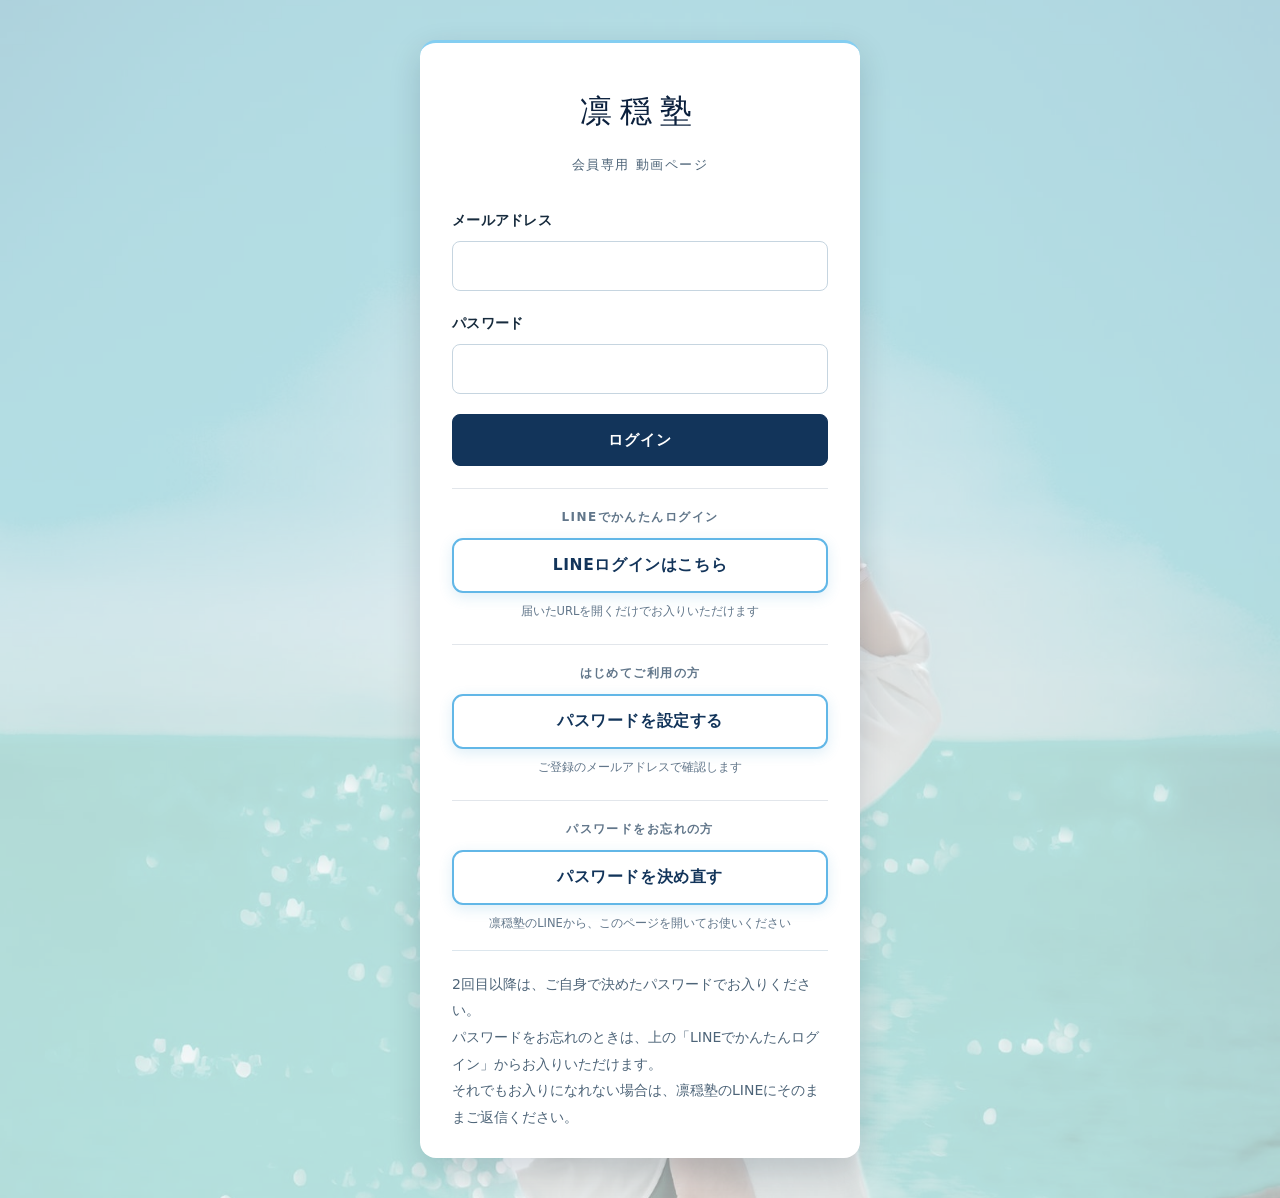
<file: index.html>
<!DOCTYPE html>
<html lang="ja" class="student-page">
<head>
<meta charset="UTF-8">
<meta name="viewport" content="width=device-width, initial-scale=1">
<meta name="robots" content="noindex, nofollow">
<!-- ホーム画面に追加したときアプリとして開くための指定（iPhoneの通知にはこれが必須） -->
<link rel="manifest" href="manifest.json">
<meta name="apple-mobile-web-app-capable" content="yes">
<meta name="mobile-web-app-capable" content="yes">
<meta name="apple-mobile-web-app-status-bar-style" content="black-translucent">
<meta name="apple-mobile-web-app-title" content="凛穏塾">
<meta name="theme-color" content="#07172c">
<link rel="apple-touch-icon" href="icon-192.png?v=73">
<link rel="icon" type="image/png" sizes="32x32" href="favicon-32.png?v=73">
<link rel="icon" type="image/png" sizes="64x64" href="favicon-64.png?v=73">
<link rel="icon" href="icon-192.png?v=73">
<title>凛穏塾｜会員専用 動画ページ</title>
<link rel="stylesheet" href="css/style.css?v=73">
<script>
  /* 選ばれている配色を、画面が描かれる前にあてる（切り替わるちらつきを防ぐ） */
  try {
    var rjSkin = localStorage.getItem('rj_skin');
    if (rjSkin && /^(soft|clear|night)$/.test(rjSkin)) {
      document.documentElement.setAttribute('data-skin', rjSkin);
    }
  } catch (e) {}
</script>
<script>
  /* いまが何の季節か・特別な日かを、起動画面が描かれる前に決める。
     ここで html に印を付けておくと、起動画面の光の色や舞うものが最初から季節のものになる。 */
  (function () {
    try {
      var d = new Date(), m = d.getMonth() + 1, day = d.getDate();
      var key = (m >= 3 && m <= 5) ? 'haru' : (m >= 6 && m <= 8) ? 'natsu'
              : (m >= 9 && m <= 11) ? 'aki' : 'fuyu';
      // 特別な日の判定は js/season.js でおこなう（暦の計算が要るため）。
      // ここは起動画面に間に合わせたい「季節」だけを決める。
      window.RJ_SEASON = { key: key, fes: '' };
      var h = document.documentElement;
      h.setAttribute('data-season', key);
    } catch (e) {}
  })();
</script>
</head>
<body>

<!-- ===== 起動画面（白い光にロゴが浮かぶ・1.5秒で消える） ===== -->
<div id="splash" class="splash">
  <div class="splash__glow"></div>
  <div class="fall fall--splash" aria-hidden="true"><i></i><i></i><i></i><i></i><i></i><i></i><i></i><i></i><i></i><i></i></div>
  <img class="splash__logo" src="assets/logo-app.png?v=73" alt="凛穏塾" width="480" height="480">
</div>
<script>
(function () {
  var el = document.getElementById('splash');
  if (!el) return;
  var done = false;
  function hide() {
    if (done) return;
    done = true;
    el.classList.add('is-out');
    setTimeout(function () { if (el.parentNode) el.parentNode.removeChild(el); }, 620);
  }
  setTimeout(hide, 1500);                 // 通常はこれで消える
  window.addEventListener('error', hide); // 何かあっても必ず消す
})();
</script>


<!-- ===== ログイン ===== -->
<div id="scLogin" class="login-wrap">
  <div class="login-card">
    <h1>凛穏塾</h1>
    <div class="sub">会員専用 動画ページ</div>
    <form id="loginForm">
      <div class="field">
        <label for="email">メールアドレス</label>
        <input id="email" type="email" autocomplete="email" inputmode="email" required>
      </div>
      <div class="field">
        <label for="pass">パスワード</label>
        <input id="pass" type="password" autocomplete="current-password" required>
      </div>
      <button id="loginBtn" class="btn" type="submit">ログイン</button>
      <div id="loginMsg" class="msg"></div>
    </form>
    <!-- LINEでかんたんログイン（2026-11-16）。押すとプロラインのステップが動き、
         ログイン用のURLがLINEのトークに届きます。連携がお済みの方は、
         そのURLを開くだけでパスワードなしでお入りいただけます。 -->
    <div class="first-box hidden" id="lineLoginBox">
      <div class="first-box__t">LINEでかんたんログイン</div>
      <button id="lineLoginBtn" class="btn-first" type="button">LINEログインはこちら</button>
      <p class="first-box__d">届いたURLを開くだけでお入りいただけます</p>
    </div>
    <div class="first-box">
      <div class="first-box__t">はじめてご利用の方</div>
      <button id="firstLink" class="btn-first" type="button">パスワードを設定する</button>
      <p class="first-box__d">ご登録のメールアドレスで確認します</p>
    </div>
    <!-- パスワードをお忘れの方（2026-11-15）。LINEから開いた方はご自身で決め直せます -->
    <div class="first-box">
      <div class="first-box__t">パスワードをお忘れの方</div>
      <button id="forgotLink" class="btn-first" type="button">パスワードを決め直す</button>
      <p class="first-box__d">凛穏塾のLINEから、このページを開いてお使いください</p>
    </div>
    <div class="login-note">
      2回目以降は、ご自身で決めたパスワードでお入りください。<br>
      パスワードをお忘れのときは、上の「LINEでかんたんログイン」からお入りいただけます。<br>
      それでもお入りになれない場合は、凛穏塾のLINEにそのままご返信ください。
    </div>
  </div>
</div>

<!-- ===== 本体 ===== -->
<div id="scApp" class="hidden">
  <header class="hd">
    <div class="brand">凛穏塾<span id="fesMark" class="fes-mark hidden" role="img"></span><small>ONLINE STUDY</small></div>
    <div class="sp"></div>
    <button id="newsBtn" class="hd-icon" type="button">お知らせ<span id="newsBadge" class="badge hidden">0</span></button>
    <div class="acct">
      <button id="acctBtn" type="button"><span id="who"></span> ▾</button>
      <div id="acctMenu" class="acct-menu hidden">
        <!-- LINE連携がまだの方にだけ出す（2026-11-16）。連携ずみの方には表示しません -->
        <button data-act="linelink" id="mLineLink" class="hidden" type="button">💬 LINE連携（かんたんログイン）</button>
        <button data-act="guide" type="button">📖 使い方ガイド</button>
        <!-- 凛穏オンライン講義をお求めの方にだけ出す（2026-11-23） -->
        <button data-act="opening" id="mOpening" class="hidden" type="button">🎬 オープニングを見る</button>
        <button data-act="buy" id="mBuy" class="hidden" type="button">🛒 講義を追加で購入</button>
        <button data-act="push" type="button">🔔 通知の設定</button>
        <button data-act="skin" type="button">🎨 配色を変える</button>
        <button data-act="copy" type="button">💻 パソコンで見る（URLをコピー）</button>
        <button data-act="update" type="button">🔄 最新の状態に更新</button>
        <div class="acct-sep"></div>
        <button data-act="name" type="button">✏️ お名前を変更</button>
        <button data-act="pass" type="button">🔑 パスワードを変更</button>
        <div class="acct-sep"></div>
        <button data-act="terms" type="button">📄 利用規約</button>
        <button data-act="privacy" type="button">🔒 プライバシーポリシー</button>
        <div class="acct-sep adminonly hidden"></div>
        <button data-act="newnews" class="adminonly hidden" type="button">📣 お知らせを作成</button>
        <button data-act="newvideo" class="adminonly hidden" type="button">🎬 動画を追加</button>
        <button data-act="admin" class="adminonly hidden" type="button">⚙ 運営ページ</button>
        <div class="acct-sep"></div>
        <button data-act="logout" type="button">ログアウト</button>
      </div>
    </div>
  </header>

  <button id="drawerTab" class="drawer-tab" type="button">目次</button>
  <div id="backdrop" class="backdrop hidden"></div>

  <div class="main">
    <!-- 左：コース一覧 or 章＋レッスン -->
    <aside id="side" class="side">
      <div id="sideHead" class="side-head"></div>
      <div id="sideBody"></div>
    </aside>

    <div>
      <!-- コース選択（複数コースの人だけ通る） -->
      <section id="scPicker" class="body hidden">
        <div class="fall fall--page" aria-hidden="true"><i></i><i></i><i></i><i></i><i></i><i></i></div>
        <p id="seasonGreet" class="season-greet hidden"></p>
        <h1>コースを選んでください</h1>
        <p class="lead">ご受講いただいているコースです。</p>
        <div id="seasonTask" class="season-task hidden"></div>
        <div id="pickerList" class="picker"></div>
      </section>

      <!-- 視聴 -->
      <section id="scWatch" class="watch hidden">
        <div id="vSwitch" class="hidden"></div>
        <div class="crumb" id="vCrumb"></div>
        <h1 id="vTitle"></h1>
        <div id="vLimit" class="limit-bar hidden"></div>
        <div class="frame" id="videoFrame"><iframe id="player" allow="autoplay; fullscreen; picture-in-picture" allowfullscreen></iframe></div>
        <div class="audio-card hidden" id="audioCard">
          <div class="audio-ic">&#127911;</div>
          <div class="audio-ttl">ボイス講義</div>
          <audio id="aplayer" controls preload="metadata" playsinline></audio>
          <p class="audio-note">画面を消しても再生が続きます</p>
        </div>
        <div id="vHint" class="hint-bar hidden"></div>
        <div id="vWatchers" class="watchers hidden"></div>
        <div class="seek-tools" id="seekTools">
          <button id="back10" type="button" aria-label="10秒もどす">
            <span class="seek-ic">↺</span>10秒</button>
          <button id="fwd10" type="button" aria-label="10秒すすむ">
            10秒<span class="seek-ic">↻</span></button>
        </div>
        <div class="rate-tools hidden" id="rateTools">
          <span class="rate-label">再生速度</span>
          <button class="rate" data-rate="0.75" type="button">0.75倍</button>
          <button class="rate" data-rate="1" type="button">標準</button>
          <button class="rate" data-rate="1.25" type="button">1.25倍</button>
          <button class="rate" data-rate="1.5" type="button">1.5倍</button>
          <span class="rate-msg hidden" id="rateMsg">この端末では速度を変えられません</span>
        </div>
        <div class="watch-tools">
          <button id="pipBtn" type="button" class="hidden">&#9974; 小窓にして他のアプリを使う</button>
          <button id="doneBtn" type="button">□ 視聴済みにする</button>
          <span id="pipMsg" class="tool-msg hidden"></span>
        </div>
        <div id="markCard" class="card hidden">
          <h3>目次（タップでその場面へ）</h3>
          <div class="marks" id="marks"></div>
        </div>
        <div id="noteCard" class="card hidden">
          <h3>補足</h3>
          <div class="note-text" id="noteText"></div>
        </div>
        <div id="blockCard" class="card hidden">
          <h3 id="blockTitle">資料・音声</h3>
          <div id="blockBody"></div>
        </div>
        <div class="card">
          <h3 id="chapListTitle">この章の動画</h3>
          <div id="chapList"></div>
        </div>
        <div class="vnav">
          <button id="prevBtn" type="button">← 前の動画</button>
          <button id="nextBtn" type="button">次の動画 →</button>
        </div>
      </section>

      <!-- お知らせ -->
      <section id="scNews" class="body hidden">
        <h1>お知らせ</h1>
        <p class="lead" id="newsLead"></p>
        <div id="newsList"></div>
      </section>

      <!-- 何も観られない人向け -->
      <section id="scEmpty" class="body hidden">
        <h1>ご視聴できる動画がまだありません</h1>
        <div class="empty">コースの割り当てをお待ちください。お心当たりのない場合は運営スタッフまでご連絡ください。</div>
      </section>
    </div>
  </div>
</div>

<script src="https://player.vimeo.com/api/player.js"></script>
<script src="js/config.js?v=73"></script>
<script src="js/common.js?v=73"></script>
<script src="js/season.js?v=73"></script>
<script src="js/mock.js?v=73"></script>
<script src="js/app.js?v=73"></script>
</body>
</html>
</file>
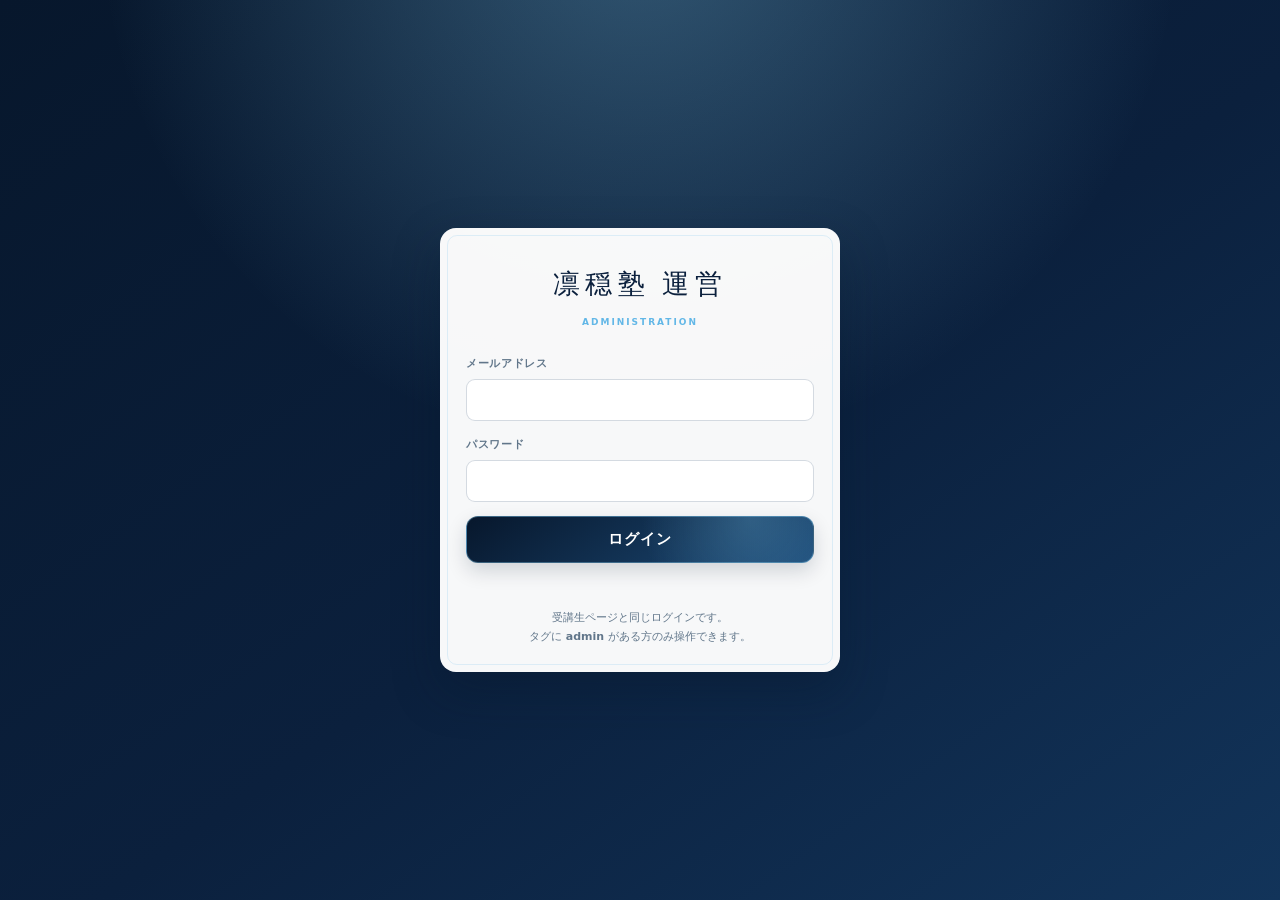
<file: admin.html>
<!DOCTYPE html>
<html lang="ja">
<head>
<meta charset="UTF-8">
<meta name="viewport" content="width=device-width, initial-scale=1">
<meta name="robots" content="noindex, nofollow">
<title>凛穏塾｜運営ページ</title>
<link rel="icon" type="image/png" sizes="32x32" href="favicon-32.png?v=73">
<link rel="icon" type="image/png" sizes="64x64" href="favicon-64.png?v=73">
<link rel="apple-touch-icon" href="icon-192.png?v=73">
<meta name="theme-color" content="#07172c">
<link rel="stylesheet" href="css/style.css?v=73">
</head>
<body>

<!-- ===== ログイン（運営） ===== -->
<div id="scLogin" class="login-wrap">
  <div class="login-card">
    <h1>凛穏塾 運営</h1>
    <div class="sub">ADMINISTRATION</div>
    <form id="loginForm">
      <div class="field">
        <label for="email">メールアドレス</label>
        <input id="email" type="email" autocomplete="email" inputmode="email" required>
      </div>
      <div class="field">
        <label for="pass">パスワード</label>
        <input id="pass" type="password" autocomplete="current-password" required>
      </div>
      <button id="loginBtn" class="btn" type="submit">ログイン</button>
      <div id="loginMsg" class="msg"></div>
    </form>
    <div class="login-note">
      受講生ページと同じログインです。<br>タグに <b>admin</b> がある方のみ操作できます。
    </div>
  </div>
</div>

<!-- ===== 運営画面 ===== -->
<div id="scApp" class="hidden">
  <header class="hd">
    <div class="brand">凛穏塾<small>ADMINISTRATION</small></div>
    <div class="sp"></div>
    <div class="who" id="who"></div>
    <button id="viewBtn" type="button">受講生ページ</button>
    <button id="reloadBtn" type="button">再読込</button>
    <button id="freshBtn" type="button">最新に更新</button>
    <button id="logoutBtn" type="button">ログアウト</button>
  </header>

  <div id="notice" class="banner hidden"></div>

  <div class="tabs">
    <button data-tab="video" class="on" type="button">🎬 動画</button>
    <button data-tab="news" type="button">📣 お知らせ</button>
    <button data-tab="student" type="button">👥 閲覧者</button>
    <button data-tab="course" type="button">📚 コース設定</button>
    <button data-tab="paytest" type="button">🧪 決済テスト</button>
  </div>

  <!-- 動画 -->
  <section id="paneVideo" class="pane">
    <div class="toolbar">
      <select id="fCourse"></select>
      <input id="fWord" type="search" placeholder="タイトルで絞り込み" style="min-width:200px">
      <button id="addVideoBtn" class="btn" type="button">＋ 動画を追加</button>
      <span id="vCount" class="hint"></span>
    </div>
    <div id="videoTable"></div>
  </section>

  <!-- お知らせ -->
  <section id="paneNews" class="pane hidden">
    <div class="toolbar">
      <button id="addNewsBtn" class="btn" type="button">＋ お知らせを作成</button>
      <span id="nCount" class="hint"></span>
    </div>
    <div id="newsTable"></div>
  </section>

  <!-- 閲覧者 -->
  <section id="paneStudent" class="pane hidden">
    <div class="toolbar">
      <input id="sWord" type="search" placeholder="名前・メールで絞り込み" style="min-width:240px">
      <button id="addStudentBtn" class="btn" type="button">＋ 閲覧者を追加</button>
      <span id="sCount" class="hint"></span>
    </div>
    <div class="pickers filters" id="sFilters"></div>
    <div id="studentTable"></div>
  </section>

  <!-- コース設定 -->
  <section id="paneCourse" class="pane hidden">
    <div class="toolbar">
      <span class="hint">「タグ」が閲覧者のタグと一致した人だけ、そのコースを視聴できます。並び順は小さい数が上。</span>
    </div>
    <div id="courseTable"></div>
  </section>

  <!-- 決済テスト（2026-11-23）：有料コースを「未購入から」通しで試す。効くのはオンにした本人のアカウントだけ -->
  <section id="panePaytest" class="pane hidden">
    <div id="payTestBox" class="pt-box"></div>
  </section>
</div>

<script src="js/config.js?v=73"></script>
<script src="js/common.js?v=73"></script>
<script src="js/mock.js?v=73"></script>
<script src="js/admin.js?v=73"></script>
</body>
</html>
</file>
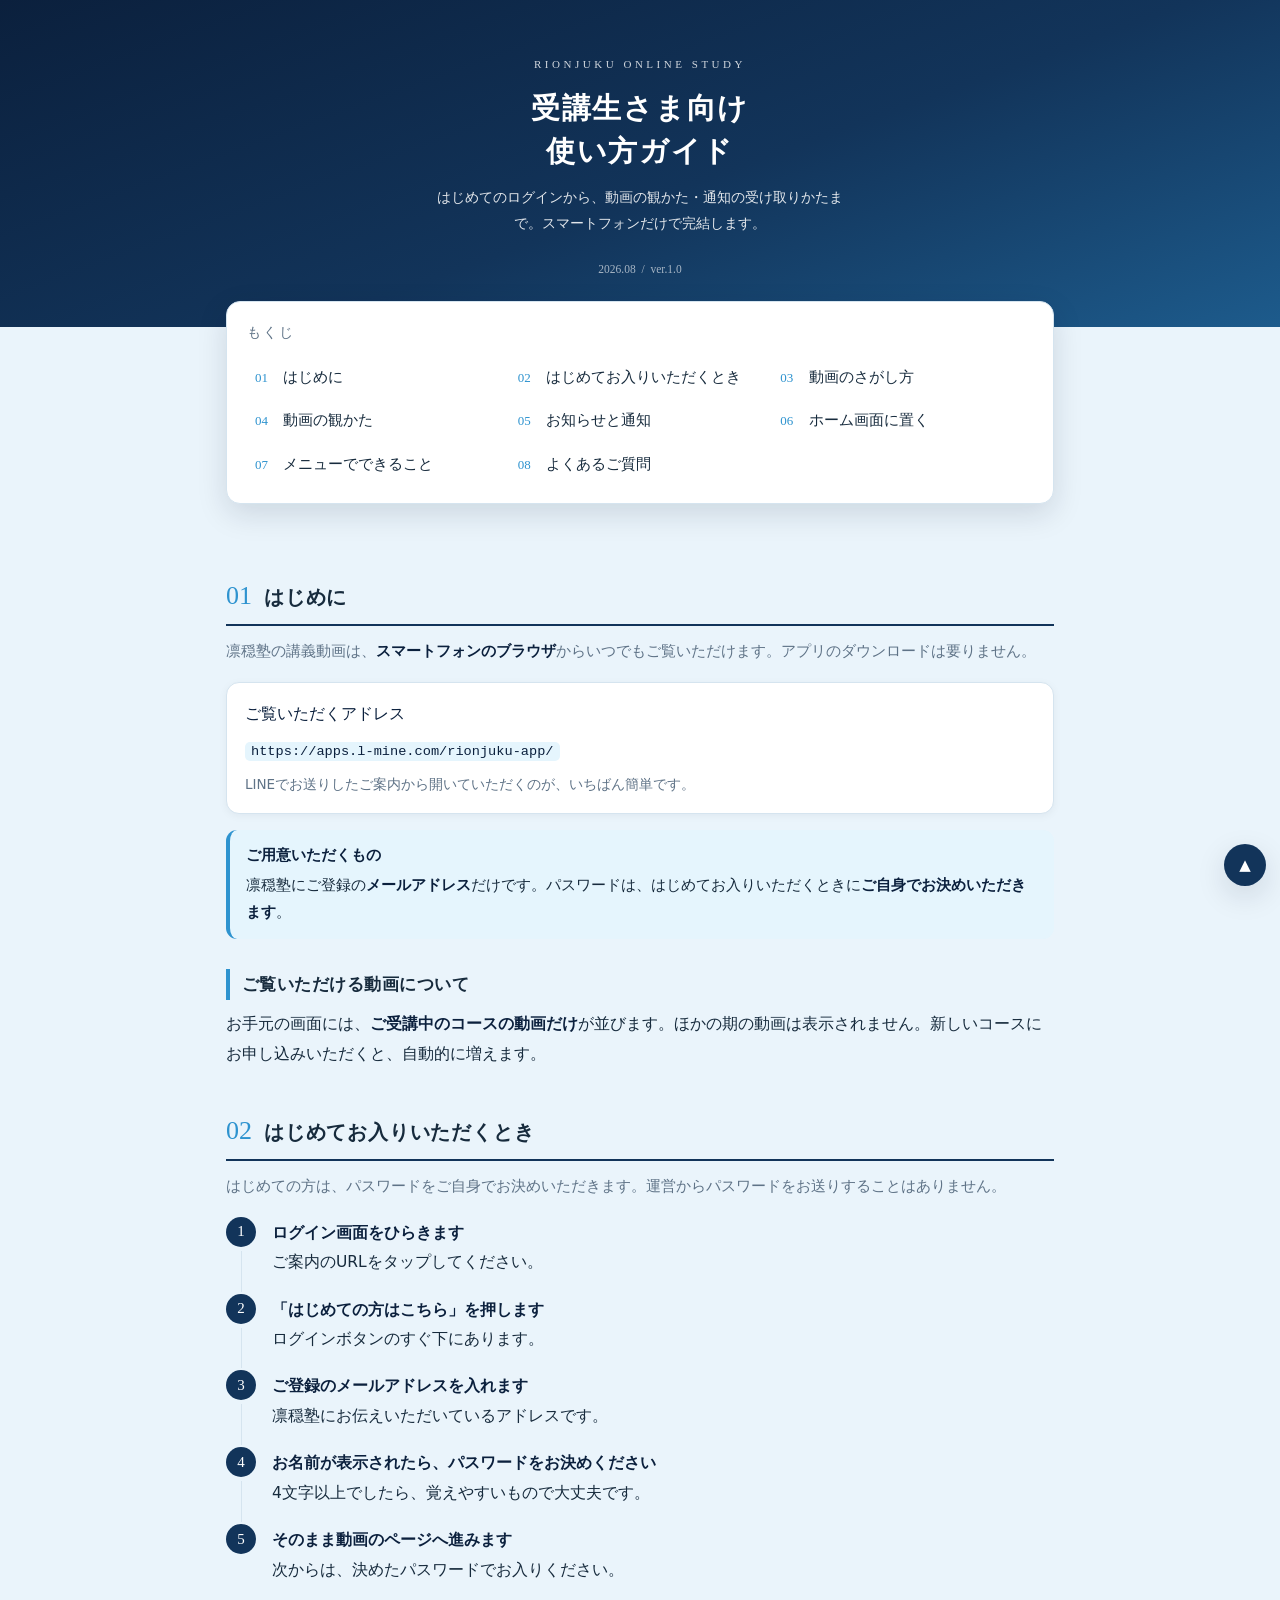
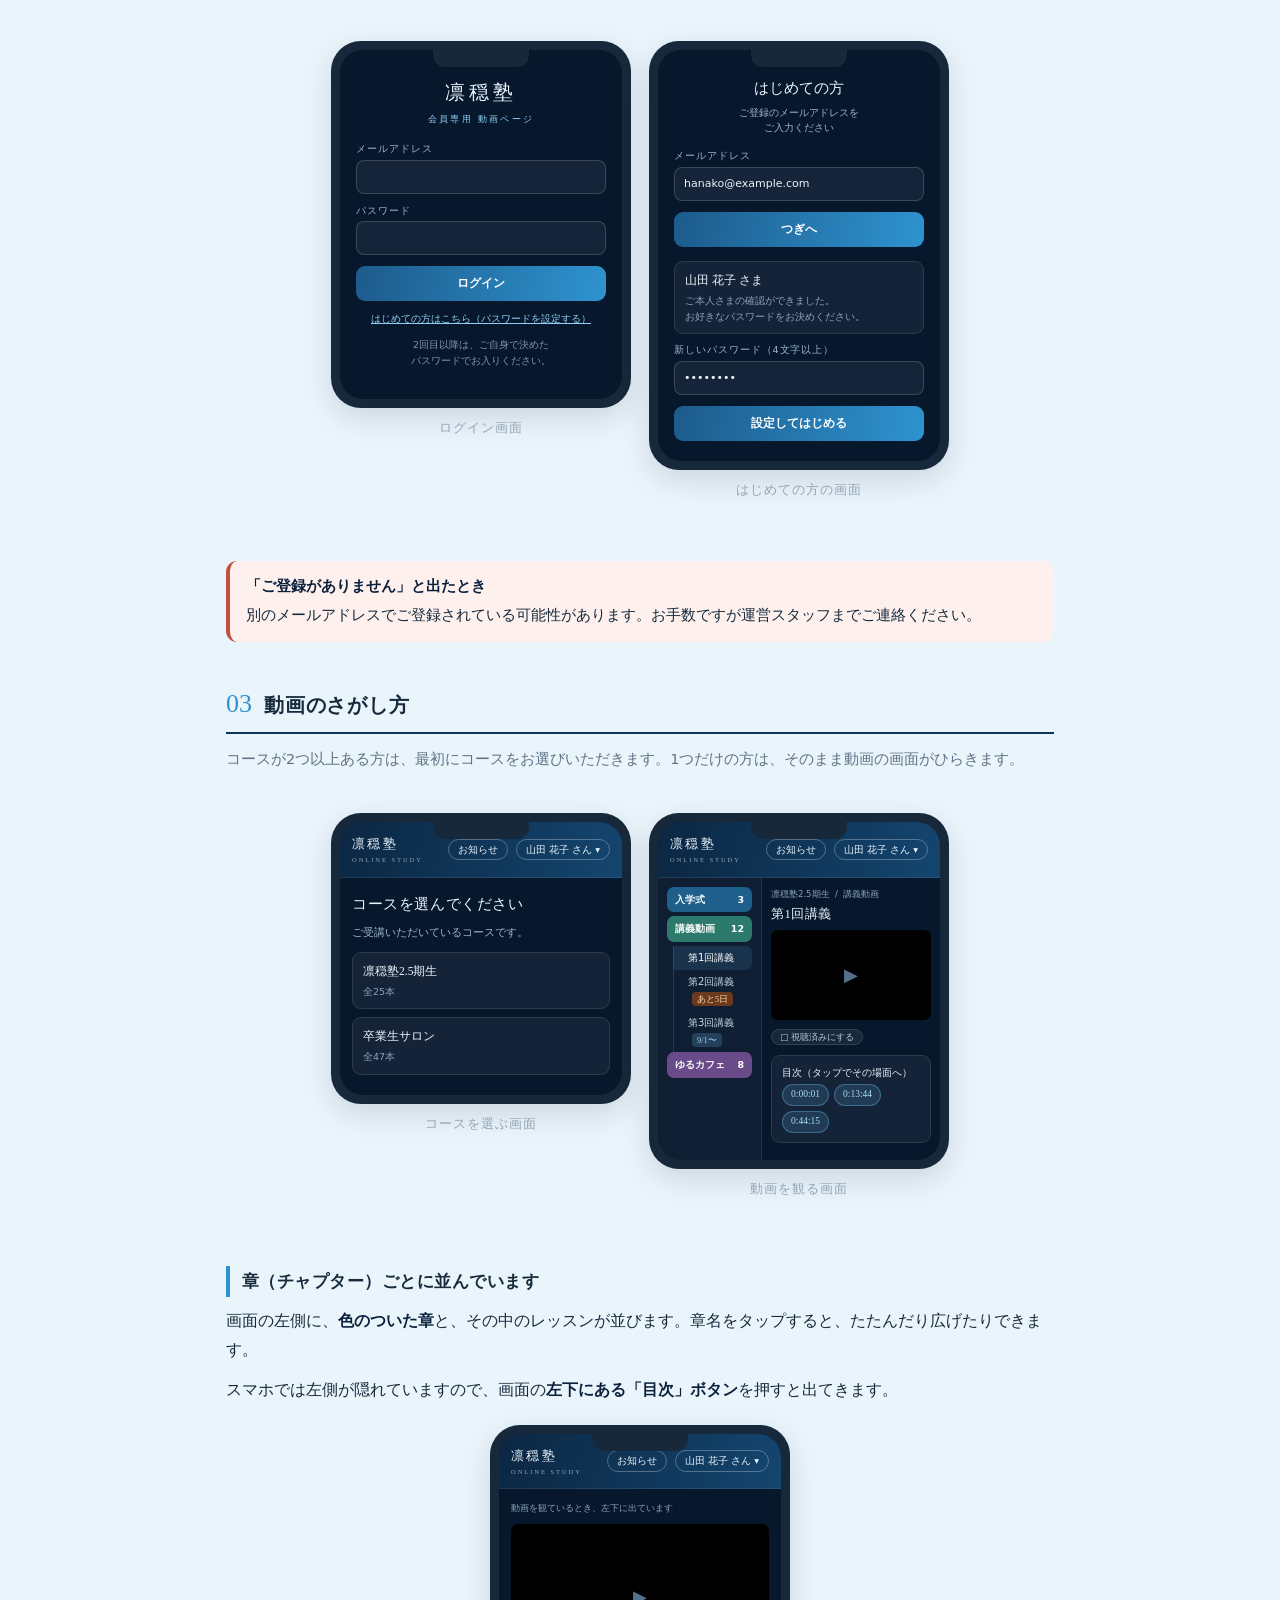
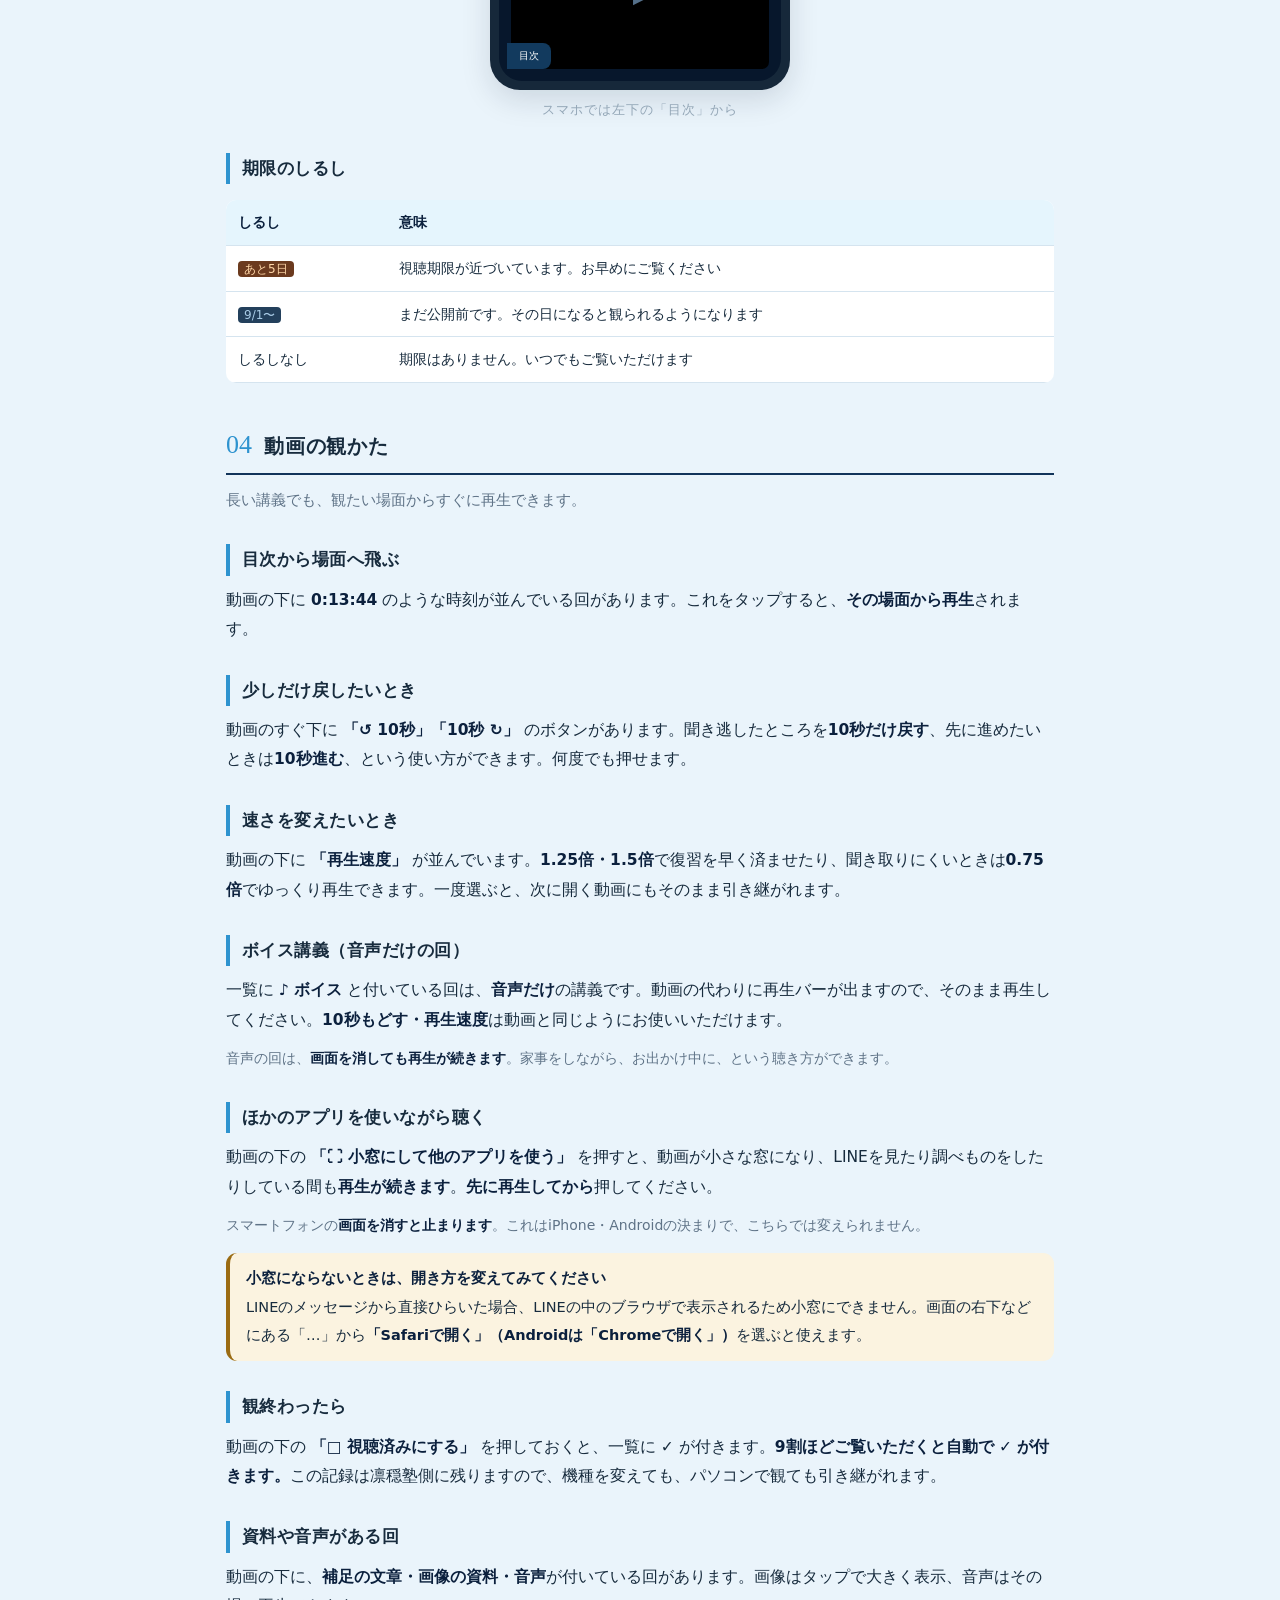
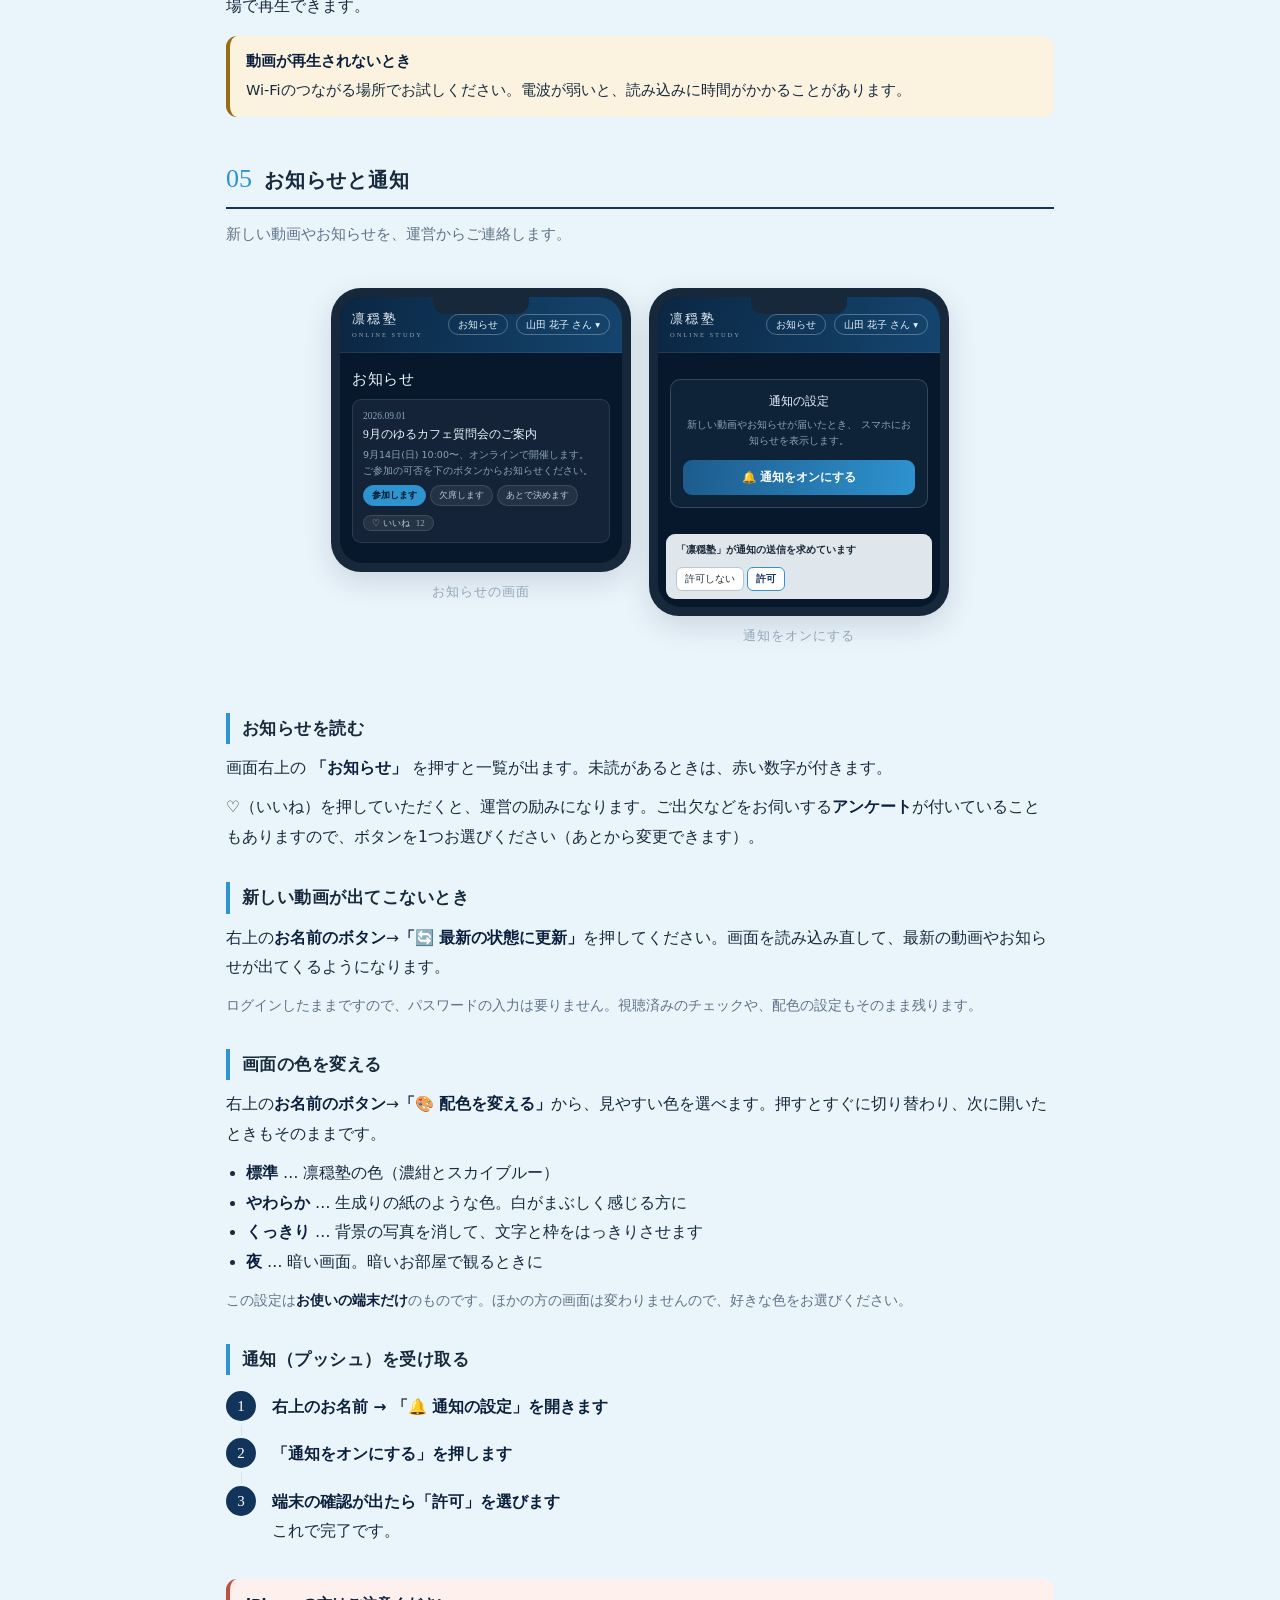
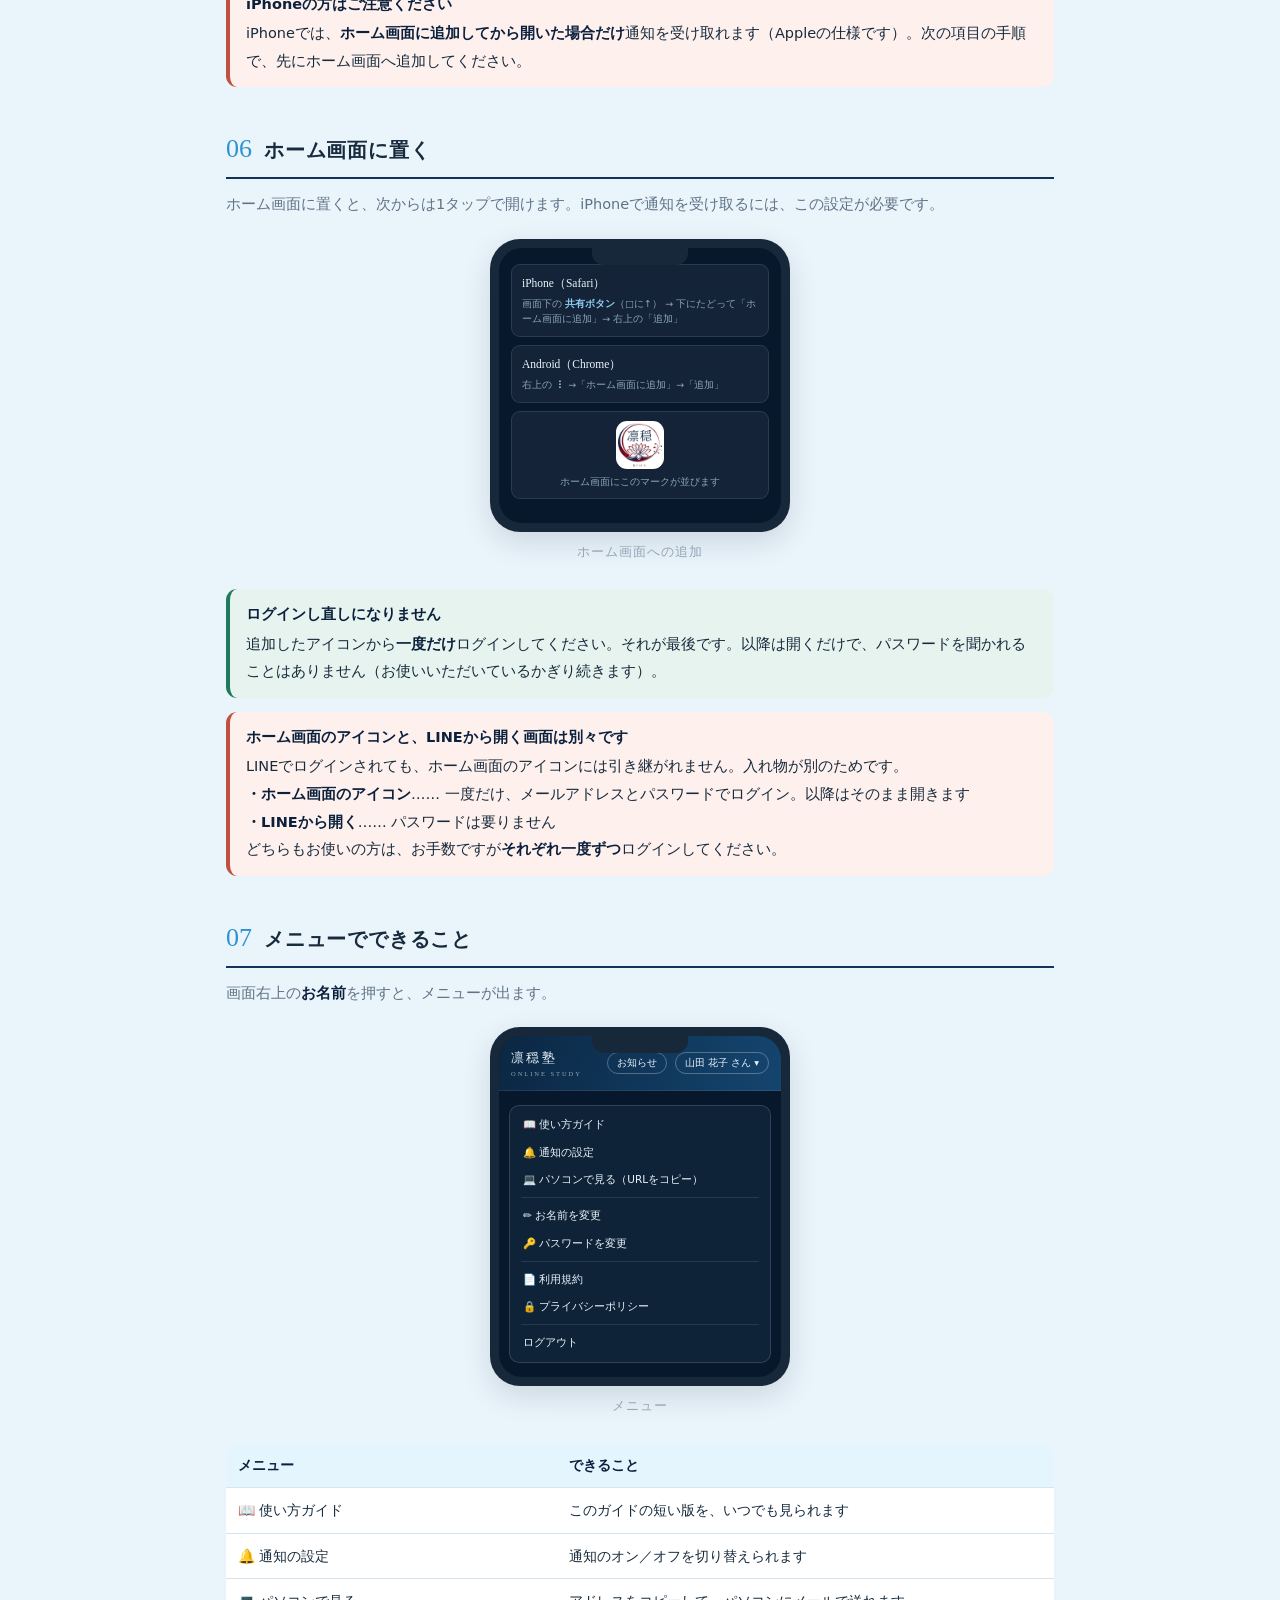
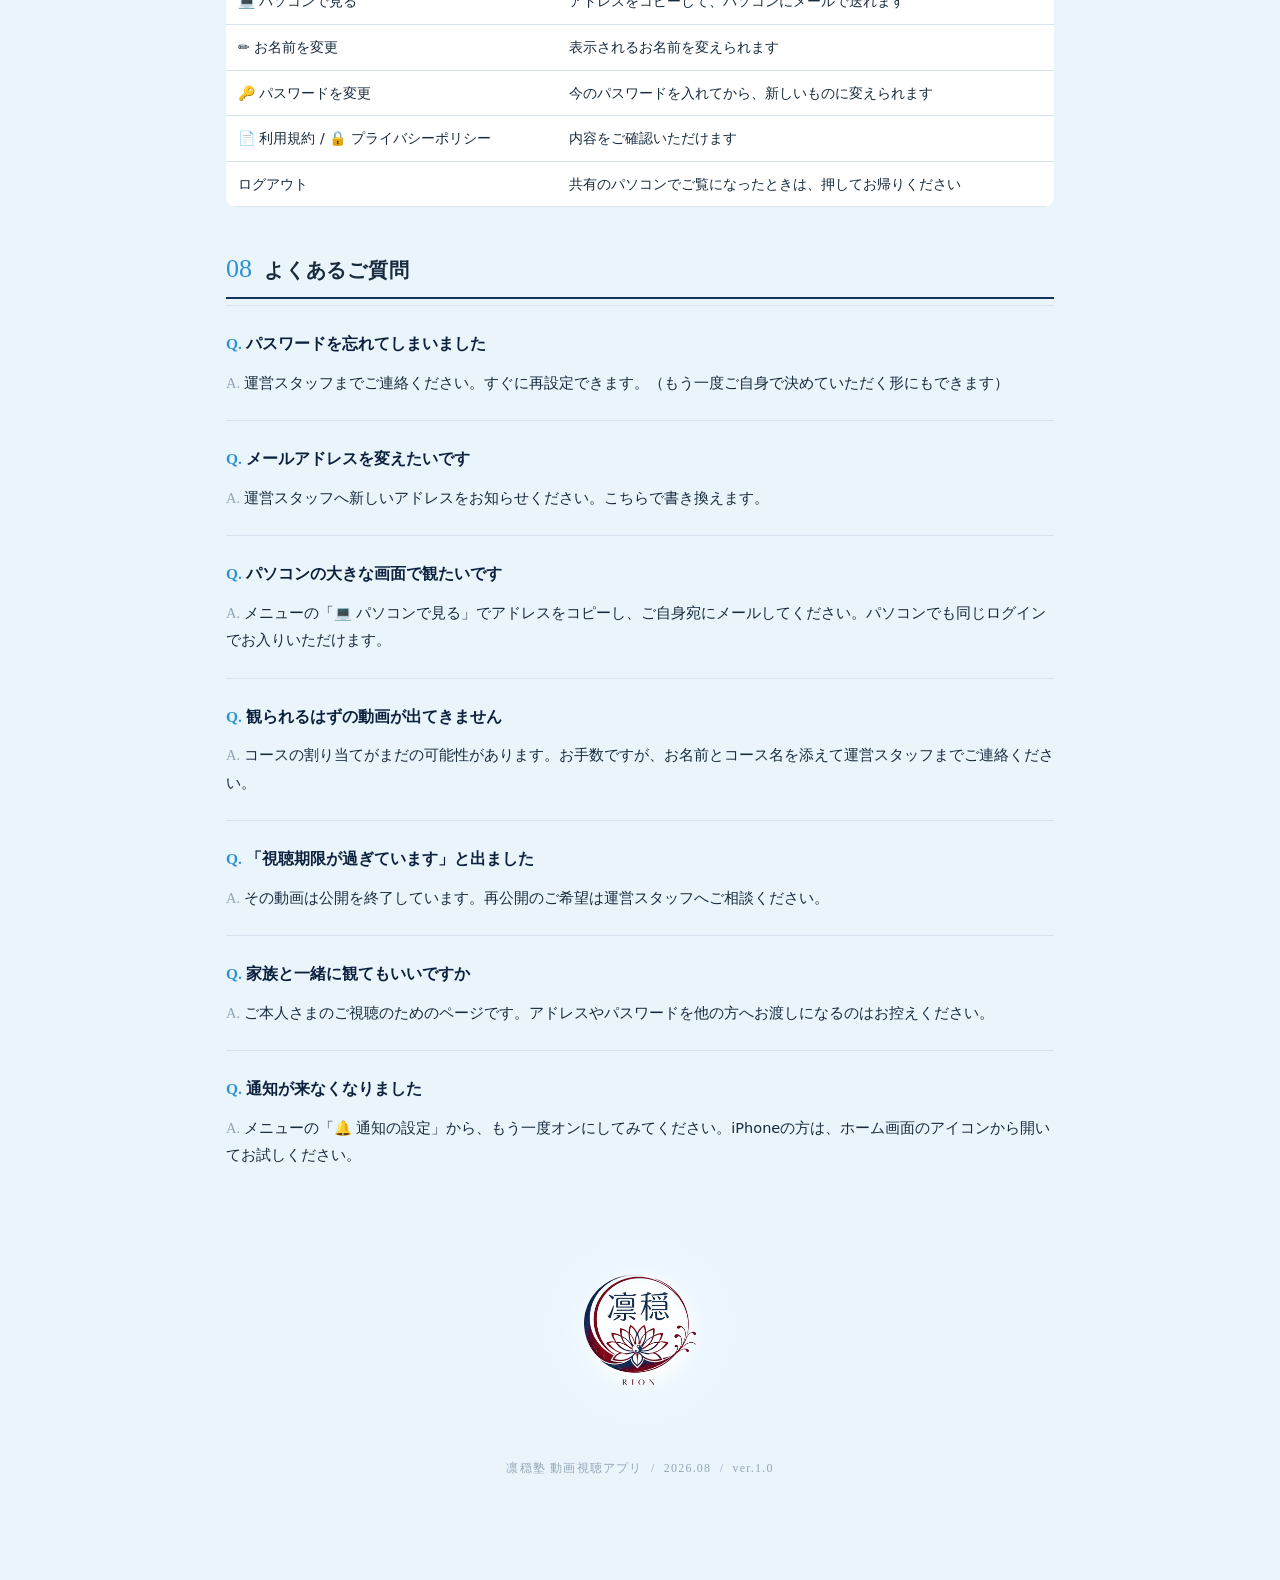
<file: guide.html>
<!DOCTYPE html>
<html lang="ja">
<head>
<meta charset="UTF-8">
<meta name="viewport" content="width=device-width, initial-scale=1.0">
<meta name="robots" content="noindex,nofollow">
<title>使い方ガイド｜凛穏塾 会員専用 動画ページ</title>
<style>
*, *::before, *::after { box-sizing: border-box; }
html, body { margin: 0; padding: 0; }

:root {
  --ground:    #eaf4fb;
  --card:      #ffffff;
  --card-soft: #f4fafd;
  --ink:       #172b3d;
  --ink-soft:  #5f7387;
  --ink-faint: #93a6b6;
  --line:      #d5e4ef;
  --navy:      #12345a;
  --navy-dk:   #0b203d;
  --sky:       #2e93cf;
  --sky-soft:  #e5f5fd;
  --green:     #1f7a5c;
  --green-soft:#e6f3ee;
  --warn:      #c0503f;
  --warn-soft: #fdf0ed;
  --amber:     #9a6b12;
  --amber-soft:#fbf3e0;
  --shadow:    0 10px 30px rgba(7, 23, 44, .13);
  --serif: "Yu Mincho", YuMincho, "Hiragino Mincho ProN", "Noto Serif JP", "MS PMincho", serif;
  --sans: "Hiragino Kaku Gothic ProN", "Yu Gothic UI", "Yu Gothic", YuGothic, Meiryo, system-ui, sans-serif;
  --num: Georgia, "Times New Roman", serif;
  --mono: Consolas, "Cascadia Mono", ui-monospace, monospace;
}
@media (prefers-color-scheme: dark) {
  :root:not([data-theme="light"]) {
    --ground:#07172a; --card:#0e2338; --card-soft:#142a41;
    --ink:#e6eef5; --ink-soft:#9db1c3; --ink-faint:#6b8299; --line:#22405c;
    --navy:#9fc9e8; --navy-dk:#cfe6f6; --sky:#62b7e7; --sky-soft:#10293d;
    --green:#6cc39f; --green-soft:#102b23; --warn:#e0917f; --warn-soft:#33201c;
    --amber:#d1a95f; --amber-soft:#2b2312;
    --shadow:0 10px 30px rgba(0,0,0,.5);
  }
}
:root[data-theme="dark"] {
  --ground:#07172a; --card:#0e2338; --card-soft:#142a41;
  --ink:#e6eef5; --ink-soft:#9db1c3; --ink-faint:#6b8299; --line:#22405c;
  --navy:#9fc9e8; --navy-dk:#cfe6f6; --sky:#62b7e7; --sky-soft:#10293d;
  --green:#6cc39f; --green-soft:#102b23; --warn:#e0917f; --warn-soft:#33201c;
  --amber:#d1a95f; --amber-soft:#2b2312;
  --shadow:0 10px 30px rgba(0,0,0,.5);
}

body { background: var(--ground); color: var(--ink); font-family: var(--sans);
  line-height: 1.9; font-size: 15.5px; -webkit-text-size-adjust: 100%; }

/* ---------- 表紙 ---------- */
.cover { background: linear-gradient(160deg, #0b203d 0%, #12345a 55%, #1d5b8c 100%);
  color: #fff; padding: 54px 22px 46px; text-align: center; position: relative; overflow: hidden; }
.cover::after { content: ""; position: absolute; inset: auto -20% -60% -20%; height: 200px;
  background: radial-gradient(ellipse at center, rgba(98,183,231,.35), transparent 70%); }
.cover__kicker { font-family: var(--num); letter-spacing: .32em; font-size: 11px;
  opacity: .8; text-transform: uppercase; }
.cover__title { font-family: var(--serif); font-size: 29px; font-weight: 600;
  margin: 12px 0 10px; letter-spacing: .06em; line-height: 1.5; }
.cover__sub { font-size: 14px; opacity: .88; margin: 0 auto; max-width: 30em; }
.cover__meta { margin-top: 22px; font-family: var(--num); font-size: 11.5px; opacity: .62; }

/* ---------- 目次 ---------- */
.toc { max-width: 860px; margin: -26px auto 0; padding: 0 16px; position: relative; z-index: 2; }
.toc__box { background: var(--card); border: 1px solid var(--line); border-radius: 14px;
  box-shadow: var(--shadow); padding: 18px 20px; }
.toc__t { font-family: var(--serif); font-size: 14px; color: var(--ink-soft);
  letter-spacing: .16em; margin: 0 0 10px; }
.toc__list { list-style: none; margin: 0; padding: 0; display: grid; gap: 2px;
  grid-template-columns: repeat(auto-fit, minmax(240px, 1fr)); }
.toc__list a { display: flex; gap: 10px; align-items: baseline; text-decoration: none;
  color: var(--ink); padding: 7px 8px; border-radius: 8px; font-size: 14.5px; }
.toc__list a:hover { background: var(--sky-soft); }
.toc__no { font-family: var(--num); color: var(--sky); font-size: 13px; min-width: 1.4em; }

/* ---------- 本文 ---------- */
.wrap { max-width: 860px; margin: 0 auto; padding: 30px 16px 90px; }
.sec { margin: 44px 0 0; scroll-margin-top: 14px; }
.sec__head { display: flex; align-items: baseline; gap: 12px; border-bottom: 2px solid var(--navy);
  padding-bottom: 8px; margin-bottom: 6px; }
.sec__no { font-family: var(--num); font-size: 26px; color: var(--sky); line-height: 1; }
.sec__title { font-family: var(--serif); font-size: 20px; font-weight: 600; margin: 0;
  letter-spacing: .04em; }
.sec__lead { color: var(--ink-soft); font-size: 14.5px; margin: 12px 0 0; }

h3 { font-family: var(--serif); font-size: 16.5px; margin: 30px 0 8px; letter-spacing: .03em;
  padding-left: 12px; border-left: 4px solid var(--sky); }
p { margin: 10px 0; }
b, strong { color: var(--navy-dk); font-weight: 700; }
a { color: var(--sky); }
code { font-family: var(--mono); font-size: .88em; background: var(--sky-soft);
  padding: 2px 6px; border-radius: 5px; color: var(--navy-dk); word-break: break-all; }

/* ---------- カード・囲み ---------- */
.card { background: var(--card); border: 1px solid var(--line); border-radius: 13px;
  padding: 16px 18px; margin: 16px 0; box-shadow: 0 2px 8px rgba(7,23,44,.05); }
.card__t { font-family: var(--serif); font-size: 15.5px; margin: 0 0 8px; color: var(--navy-dk); }
.note { border-radius: 11px; padding: 12px 16px; margin: 14px 0; font-size: 14.5px;
  border-left: 4px solid var(--sky); background: var(--sky-soft); }
.note > b:first-child { display: block; margin-bottom: 2px; }
.note--warn  { border-left-color: var(--warn);  background: var(--warn-soft); }
.note--ok    { border-left-color: var(--green); background: var(--green-soft); }
.note--amber { border-left-color: var(--amber); background: var(--amber-soft); }

/* ---------- 手順 ---------- */
.steps { list-style: none; counter-reset: st; margin: 16px 0; padding: 0; }
.steps > li { counter-increment: st; position: relative; padding: 2px 0 16px 46px; }
.steps > li::before { content: counter(st); position: absolute; left: 0; top: 0;
  width: 30px; height: 30px; border-radius: 50%; background: var(--navy); color: #fff;
  font-family: var(--num); font-size: 15px; display: flex; align-items: center;
  justify-content: center; }
.steps > li::after { content: ""; position: absolute; left: 15px; top: 34px; bottom: 2px;
  width: 1px; background: var(--line); }
.steps > li:last-child::after { display: none; }
.steps b { display: block; }

/* ---------- 表 ---------- */
.tablewrap { overflow-x: auto; margin: 16px 0; -webkit-overflow-scrolling: touch; }
table { border-collapse: collapse; width: 100%; font-size: 14px; background: var(--card);
  border-radius: 10px; overflow: hidden; min-width: 460px; }
th, td { border-bottom: 1px solid var(--line); padding: 9px 12px; text-align: left;
  vertical-align: top; }
th { background: var(--sky-soft); color: var(--navy-dk); font-weight: 700; white-space: nowrap; }
td code { background: transparent; padding: 0; }

/* ---------- 画面イメージ（共通の枠） ---------- */
.shot { margin: 20px 0 24px; }
.shot__cap { font-size: 12.5px; color: var(--ink-faint); text-align: center;
  margin-top: 9px; font-family: var(--num); letter-spacing: .08em; }
.shot--row { display: flex; gap: 18px; flex-wrap: wrap; justify-content: center; }

/* スマホ枠 */
.phone { width: 300px; margin: 0 auto; background: #16283a; border-radius: 30px;
  padding: 9px; box-shadow: var(--shadow); }
.phone__scr { background: #07172c; border-radius: 23px; overflow: hidden; position: relative;
  color: #eaf4fb; font-size: 12px; line-height: 1.65; }
.phone--img { padding: 7px; }
.phone__img { display: block; width: 100%; height: auto; border-radius: 17px; }
.phone__notch { position: absolute; top: 0; left: 50%; transform: translateX(-50%);
  width: 96px; height: 17px; background: #16283a; border-radius: 0 0 12px 12px; z-index: 5; }

/* PC枠 */
.win { max-width: 660px; margin: 0 auto; background: #16283a; border-radius: 12px;
  padding: 0 0 8px; box-shadow: var(--shadow); }
.win__bar { display: flex; align-items: center; gap: 6px; padding: 9px 12px; }
.win__dot { width: 9px; height: 9px; border-radius: 50%; background: #43596e; }
.win__url { flex: 1; margin-left: 8px; background: #0b1e30; color: #8fa9bd; font-size: 10.5px;
  font-family: var(--mono); padding: 4px 10px; border-radius: 20px; overflow: hidden;
  white-space: nowrap; text-overflow: ellipsis; }
.win__scr { background: #07172c; margin: 0 8px; border-radius: 7px; overflow: hidden;
  color: #eaf4fb; font-size: 11.5px; line-height: 1.6; }

/* ---------- アプリ画面の再現パーツ ---------- */
.a-hd { display: flex; align-items: center; gap: 8px; padding: 11px 12px;
  background: linear-gradient(100deg, #0b2743, #14456f);
  border-bottom: 1px solid rgba(255,255,255,.09); }
.a-brand { font-family: var(--serif); font-size: 13px; letter-spacing: .18em; }
.a-brand small { display: block; font-family: var(--num); font-size: 6.5px;
  letter-spacing: .3em; opacity: .6; }
.a-sp { flex: 1; }
.a-chip { border: 1px solid rgba(255,255,255,.28); border-radius: 20px; padding: 2px 9px;
  font-size: 9.5px; white-space: nowrap; }
.a-body { padding: 12px; }
.a-h1 { font-family: var(--serif); font-size: 15px; margin: 2px 0 8px; letter-spacing: .04em; }
.a-lead { color: #9db6cc; font-size: 10.5px; margin: 0 0 10px; }
.a-field { margin-bottom: 9px; }
.a-label { font-size: 9.5px; color: #9db6cc; letter-spacing: .1em; display: block;
  margin-bottom: 3px; }
.a-input { background: rgba(255,255,255,.06); border: 1px solid rgba(255,255,255,.16);
  border-radius: 8px; padding: 7px 9px; font-size: 11px; color: #cfe2f2; }
.a-input--fill { color: #eaf4fb; }
.a-btn { display: block; text-align: center; background: linear-gradient(100deg,#1d5b8c,#2e93cf);
  color: #fff; border-radius: 9px; padding: 8px; font-size: 11.5px; font-weight: 700;
  margin-top: 11px; }
.a-btn--ghost { background: transparent; border: 1px solid rgba(255,255,255,.25); }
.a-link { display: block; text-align: center; color: #8fd0f5; font-size: 10px;
  margin-top: 10px; text-decoration: underline; }
.a-note { color: #7f97ab; font-size: 9.5px; text-align: center; margin-top: 9px; line-height: 1.7; }
.a-card { background: rgba(255,255,255,.055); border: 1px solid rgba(255,255,255,.1);
  border-radius: 9px; padding: 9px 10px; margin-bottom: 8px; }
.a-card__t { font-family: var(--serif); font-size: 11.5px; margin-bottom: 3px; }
.a-muted { color: #8ba4b9; font-size: 9.5px; }
.a-vid { background: #000; border-radius: 7px; aspect-ratio: 16/9; display: flex;
  align-items: center; justify-content: center; color: #55708a; font-size: 18px; }
.a-marks { display: flex; flex-wrap: wrap; gap: 5px; }
.a-mark { background: rgba(98,183,231,.16); border: 1px solid rgba(98,183,231,.4);
  color: #a8dcf7; border-radius: 20px; padding: 2px 8px; font-size: 9.5px;
  font-family: var(--num); }
.a-side { background: rgba(255,255,255,.03); border-right: 1px solid rgba(255,255,255,.08);
  padding: 9px; }
.a-chap { border-radius: 7px; padding: 5px 8px; font-size: 9.5px; white-space: nowrap; margin-bottom: 4px;
  color: #fff; font-weight: 700; display: flex; justify-content: space-between; gap: 6px; }
.cc0 { background: #1f5f8b; } .cc1 { background: #2b7a6b; } .cc2 { background: #6a4b8a; }
.cc3 { background: #8a5a2b; } .cc4 { background: #2b5f8a; } .cc5 { background: #7a2b4b; }
.a-lesson { font-size: 10px; padding: 4px 8px 4px 14px; color: #c6d8e7;
  border-left: 1px solid rgba(255,255,255,.12); margin-left: 6px; }
.a-lesson.on { color: #fff; background: rgba(98,183,231,.14); border-radius: 0 6px 6px 0; }
.a-lim { display: inline-block; font-size: 8.5px; border-radius: 4px; padding: 0 5px;
  margin-left: 4px; font-family: var(--num); }
.a-lim--soon { background: #6b3a1e; color: #ffd7a8; }
.a-lim--before { background: #23405c; color: #a8cbe6; }
.a-menu { background: #0e2338; border: 1px solid rgba(255,255,255,.14); border-radius: 10px;
  padding: 5px; margin-top: 6px; }
.a-menu div { font-size: 10.5px; padding: 5px 8px; border-radius: 6px; }
.a-menu div.sep { padding: 0; margin: 4px 6px; height: 1px; background: rgba(255,255,255,.1); }
.a-menu div.adm { color: #ffd8a3; }
.a-tabs { display: flex; gap: 5px; padding: 8px 10px 0; }
.a-tab { font-size: 10px; padding: 4px 9px; border-radius: 7px 7px 0 0;
  background: rgba(255,255,255,.06); color: #a8c2d6; }
.a-tab.on { background: #123a5e; color: #fff; font-weight: 700; }
.a-toolbar { display: flex; gap: 5px; align-items: center; padding: 8px 10px; flex-wrap: wrap; }
.a-pill { font-size: 9px; border-radius: 20px; padding: 2px 8px;
  background: rgba(255,255,255,.07); color: #b6cee0; border: 1px solid rgba(255,255,255,.12); }
.a-pill.on { background: #2e93cf; color: #06182a; border-color: #2e93cf; font-weight: 700; }
.a-pill .n { font-family: var(--num); opacity: .75; margin-left: 3px; }
.a-tbl { width: 100%; border-collapse: collapse; font-size: 9.5px; min-width: 0; background: none; }
.a-tbl th { background: rgba(98,183,231,.12); color: #bcdcf2; padding: 4px 6px;
  border-bottom: 1px solid rgba(255,255,255,.12); white-space: nowrap; }
.a-tbl td { padding: 4px 6px; border-bottom: 1px solid rgba(255,255,255,.07); color: #d3e3f0; }
.a-badge { border-radius: 4px; font-size: 8.5px; padding: 1px 5px; }
.a-badge--ok { background: rgba(108,195,159,.2); color: #8fe0bd; }
.a-tag { background: rgba(255,255,255,.09); border-radius: 4px; font-size: 8.5px;
  padding: 1px 5px; margin-right: 3px; display: inline-block; }
.a-modal { background: #0e2338; border: 1px solid rgba(255,255,255,.16); border-radius: 11px;
  padding: 11px; margin: 10px; box-shadow: 0 12px 30px rgba(0,0,0,.5); }
.a-modal__t { font-family: var(--serif); font-size: 12px; margin-bottom: 8px;
  padding-bottom: 6px; border-bottom: 1px solid rgba(255,255,255,.12); }
.a-row2 { display: flex; gap: 6px; }
.a-row2 > * { flex: 1; }
.a-block { border: 1px dashed rgba(255,255,255,.22); border-radius: 8px; padding: 6px 8px;
  margin-bottom: 6px; font-size: 10px; }
.a-block__h { font-size: 8.5px; color: #8fd0f5; letter-spacing: .1em; margin-bottom: 3px; }
.a-add { display: flex; gap: 5px; margin-top: 6px; }
.a-add span { font-size: 9.5px; border: 1px solid rgba(255,255,255,.25); border-radius: 20px;
  padding: 2px 9px; color: #bcdcf2; }
.a-drawer { position: absolute; left: 8px; bottom: 12px; background: #123a5e; color: #fff;
  font-size: 10px; padding: 5px 12px; border-radius: 0 8px 8px 0; }
.a-toast { background: #0e2338; border: 1px solid rgba(255,255,255,.16); border-radius: 10px;
  padding: 12px; margin: 26px 12px; text-align: center; }
.a-dots { display: flex; gap: 4px; justify-content: center; margin-top: 8px; }
.a-dots i { width: 5px; height: 5px; border-radius: 50%; background: rgba(255,255,255,.25); }
.a-dots i.on { background: #62b7e7; }
.a-sys { background: #dfe6ec; color: #1b2a38; font-size: 10px; border-radius: 9px;
  padding: 8px 10px; margin: 8px; }
.a-sys b { color: #1b2a38; }
.a-sysbtn { background: #fff; border: 1px solid #b9c6d1; border-radius: 6px; padding: 3px 8px;
  display: inline-block; margin-top: 5px; font-size: 9.5px; }

/* ---------- 足元のロゴ ---------- */
/* 白地のロゴを、白い光の中に multiply で重ねる。
   明るい紙面でも濃紺のダークモードでも、四角い画像に見えない。 */
.mark { position: relative; width: 186px; height: 186px; margin: 44px auto 0;
  display: flex; align-items: center; justify-content: center; }
.mark::before { content: ""; position: absolute; inset: 0; border-radius: 50%;
  background: radial-gradient(circle, rgba(255,255,255,.97) 0%, rgba(255,255,255,.92) 30%,
    rgba(240,250,255,.55) 48%, rgba(235,247,255,.22) 66%, rgba(255,255,255,0) 84%); }
.mark img { position: relative; width: 112px; height: 112px; mix-blend-mode: multiply; }

/* ---------- 流れ図 ---------- */
.flow { margin: 18px 0; }
.flow__row { display: grid; grid-template-columns: 96px 1fr; gap: 12px; align-items: start;
  padding: 11px 0; border-top: 1px dashed var(--line); }
.flow__row:first-child { border-top: 0; }
.flow__who { font-size: 12px; text-align: center; border-radius: 8px; padding: 5px 4px;
  background: var(--sky-soft); color: var(--navy-dk); font-weight: 700; }
.flow__who--sys { background: var(--green-soft); color: var(--green); }
.flow__who--gas { background: var(--amber-soft); color: var(--amber); }
.flow__what { font-size: 14.5px; }
.flow__arrow { text-align: center; color: var(--ink-faint); font-size: 13px; margin: -4px 0; }

/* ---------- その他 ---------- */
.kv { display: grid; grid-template-columns: 7.5em 1fr; gap: 4px 12px; font-size: 14.5px;
  margin: 10px 0; }
.kv dt { color: var(--ink-soft); }
.kv dd { margin: 0; }
.qa { border-top: 1px solid var(--line); padding: 13px 0; }
.qa__q { font-weight: 700; color: var(--navy-dk); }
.qa__q::before { content: "Q. "; font-family: var(--num); color: var(--sky); }
.qa__a { font-size: 14.5px; margin-top: 3px; }
.qa__a::before { content: "A. "; font-family: var(--num); color: var(--ink-faint); }
.foot { text-align: center; color: var(--ink-faint); font-size: 12px; margin-top: 60px;
  padding-top: 20px; border-top: 1px solid var(--line); font-family: var(--num);
  letter-spacing: .1em; }
.top { position: fixed; right: 14px; bottom: 14px; background: var(--navy); color: #fff;
  border-radius: 50%; width: 42px; height: 42px; display: flex; align-items: center;
  justify-content: center; text-decoration: none; box-shadow: var(--shadow); font-size: 15px; }

@media print {
  .top, .toc { display: none; }
  body { background: #fff; }
  .sec { break-inside: avoid; }
}
@media (max-width: 560px) {
  body { font-size: 15px; }
  .cover__title { font-size: 23px; }
  .sec__title { font-size: 17.5px; }
  .win { max-width: 100%; }
  .kv { grid-template-columns: 1fr; gap: 0 0; }
  .kv dt { margin-top: 8px; font-size: 12.5px; }
  .flow__row { grid-template-columns: 74px 1fr; }
}
</style>
</head>
<body>
<header class="cover">
  <div class="cover__kicker">RIONJUKU ONLINE STUDY</div>
  <h1 class="cover__title">受講生さま向け<br>使い方ガイド</h1>
  <p class="cover__sub">はじめてのログインから、動画の観かた・通知の受け取りかたまで。スマートフォンだけで完結します。</p>
  <div class="cover__meta">2026.08 &nbsp;/&nbsp; ver.1.0</div>
</header>

<nav class="toc"><div class="toc__box">
  <p class="toc__t">もくじ</p>
  <ul class="toc__list"><li><a href="#s1"><span class="toc__no">01</span><span>はじめに</span></a></li><li><a href="#s2"><span class="toc__no">02</span><span>はじめてお入りいただくとき</span></a></li><li><a href="#s3"><span class="toc__no">03</span><span>動画のさがし方</span></a></li><li><a href="#s4"><span class="toc__no">04</span><span>動画の観かた</span></a></li><li><a href="#s5"><span class="toc__no">05</span><span>お知らせと通知</span></a></li><li><a href="#s6"><span class="toc__no">06</span><span>ホーム画面に置く</span></a></li><li><a href="#s7"><span class="toc__no">07</span><span>メニューでできること</span></a></li><li><a href="#s8"><span class="toc__no">08</span><span>よくあるご質問</span></a></li></ul>
</div></nav>

<main class="wrap"><section class="sec" id="s1"><div class="sec__head"><span class="sec__no">01</span><h2 class="sec__title">はじめに</h2></div><p class="sec__lead">凛穏塾の講義動画は、<b>スマートフォンのブラウザ</b>からいつでもご覧いただけます。アプリのダウンロードは要りません。</p><div class="card"><p class="card__t">ご覧いただくアドレス</p><p style="margin:0"><code>https://apps.l-mine.com/rionjuku-app/</code></p><p class="a-muted" style="color:var(--ink-soft);font-size:13.5px;margin:6px 0 0">LINEでお送りしたご案内から開いていただくのが、いちばん簡単です。</p></div><div class="note"><b>ご用意いただくもの</b>凛穏塾にご登録の<b>メールアドレス</b>だけです。パスワードは、はじめてお入りいただくときに<b>ご自身でお決めいただきます</b>。</div><h3>ご覧いただける動画について</h3><p>お手元の画面には、<b>ご受講中のコースの動画だけ</b>が並びます。ほかの期の動画は表示されません。新しいコースにお申し込みいただくと、自動的に増えます。</p></section><section class="sec" id="s2"><div class="sec__head"><span class="sec__no">02</span><h2 class="sec__title">はじめてお入りいただくとき</h2></div><p class="sec__lead">はじめての方は、パスワードをご自身でお決めいただきます。運営からパスワードをお送りすることはありません。</p><ol class="steps"><li><b>ログイン画面をひらきます</b>ご案内のURLをタップしてください。</li><li><b>「はじめての方はこちら」を押します</b>ログインボタンのすぐ下にあります。</li><li><b>ご登録のメールアドレスを入れます</b>凛穏塾にお伝えいただいているアドレスです。</li><li><b>お名前が表示されたら、パスワードをお決めください</b>4文字以上でしたら、覚えやすいもので大丈夫です。</li><li><b>そのまま動画のページへ進みます</b>次からは、決めたパスワードでお入りください。</li></ol><div class="shot shot--row"><div class="shot"><div class="phone"><div class="phone__scr"><div class="phone__notch"></div>
<div class="a-body" style="padding:26px 16px 20px">
  <div style="text-align:center;margin-bottom:14px">
    <div style="font-family:var(--serif);font-size:20px;letter-spacing:.2em">凛穏塾</div>
    <div style="font-size:9px;color:#8fd0f5;letter-spacing:.25em;margin-top:3px">会員専用 動画ページ</div>
  </div>
  <div class="a-field"><span class="a-label">メールアドレス</span>
    <div class="a-input">&nbsp;</div></div>
  <div class="a-field"><span class="a-label">パスワード</span>
    <div class="a-input">&nbsp;</div></div>
  <div class="a-btn">ログイン</div>
  <div class="a-link">はじめての方はこちら（パスワードを設定する）</div>
  <p class="a-note">2回目以降は、ご自身で決めた<br>パスワードでお入りください。</p>
</div></div></div><p class="shot__cap">ログイン画面</p></div><div class="shot"><div class="phone"><div class="phone__scr"><div class="phone__notch"></div>
<div class="a-body" style="padding:26px 16px 20px">
  <div style="text-align:center;margin-bottom:12px">
    <div style="font-family:var(--serif);font-size:15px">はじめての方</div>
    <div style="font-size:9.5px;color:#9db6cc;margin-top:4px">ご登録のメールアドレスを<br>ご入力ください</div>
  </div>
  <div class="a-field"><span class="a-label">メールアドレス</span>
    <div class="a-input a-input--fill">hanako@example.com</div></div>
  <div class="a-btn">つぎへ</div>
  <div class="a-card" style="margin-top:14px">
    <div class="a-card__t">山田 花子 さま</div>
    <div class="a-muted">ご本人さまの確認ができました。<br>お好きなパスワードをお決めください。</div>
  </div>
  <div class="a-field"><span class="a-label">新しいパスワード（4文字以上）</span>
    <div class="a-input a-input--fill">••••••••</div></div>
  <div class="a-btn">設定してはじめる</div>
</div></div></div><p class="shot__cap">はじめての方の画面</p></div></div><div class="note note--warn"><b>「ご登録がありません」と出たとき</b>別のメールアドレスでご登録されている可能性があります。お手数ですが運営スタッフまでご連絡ください。</div></section><section class="sec" id="s3"><div class="sec__head"><span class="sec__no">03</span><h2 class="sec__title">動画のさがし方</h2></div><p class="sec__lead">コースが2つ以上ある方は、最初にコースをお選びいただきます。1つだけの方は、そのまま動画の画面がひらきます。</p><div class="shot shot--row"><div class="shot"><div class="phone"><div class="phone__scr"><div class="phone__notch"></div><div class="a-hd"><div class="a-brand">凛穏塾<small>ONLINE STUDY</small></div><div class="a-sp"></div><div class="a-chip">お知らせ</div><div class="a-chip">山田 花子 さん ▾</div></div>
<div class="a-body">
  <div class="a-h1">コースを選んでください</div>
  <p class="a-lead">ご受講いただいているコースです。</p>
  <div class="a-card"><div class="a-card__t">凛穏塾2.5期生</div>
    <div class="a-muted">全25本</div></div>
  <div class="a-card"><div class="a-card__t">卒業生サロン</div>
    <div class="a-muted">全47本</div></div>
</div></div></div><p class="shot__cap">コースを選ぶ画面</p></div><div class="shot"><div class="phone"><div class="phone__scr"><div class="phone__notch"></div><div class="a-hd"><div class="a-brand">凛穏塾<small>ONLINE STUDY</small></div><div class="a-sp"></div><div class="a-chip">お知らせ</div><div class="a-chip">山田 花子 さん ▾</div></div>
<div style="display:grid;grid-template-columns:104px 1fr">
  <div class="a-side">
    <div class="a-chap cc0"><span>入学式</span><span>3</span></div>
    <div class="a-chap cc1"><span>講義動画</span><span>12</span></div>
    <div class="a-lesson on">第1回講義</div>
    <div class="a-lesson">第2回講義<span class="a-lim a-lim--soon">あと5日</span></div>
    <div class="a-lesson">第3回講義<span class="a-lim a-lim--before">9/1〜</span></div>
    <div class="a-chap cc2"><span>ゆるカフェ</span><span>8</span></div>
  </div>
  <div class="a-body" style="padding:9px">
    <div class="a-muted" style="font-size:8.5px">凛穏塾2.5期生 &nbsp;/&nbsp; 講義動画</div>
    <div class="a-h1" style="font-size:12.5px;margin:3px 0 6px">第1回講義</div>
    <div class="a-vid">&#9654;</div>
    <div style="margin-top:7px"><span class="a-pill">□ 視聴済みにする</span></div>
    <div class="a-card" style="margin-top:8px">
      <div class="a-card__t" style="font-size:10px">目次（タップでその場面へ）</div>
      <div class="a-marks"><span class="a-mark">0:00:01</span><span class="a-mark">0:13:44</span>
        <span class="a-mark">0:44:15</span></div>
    </div>
  </div>
</div></div></div><p class="shot__cap">動画を観る画面</p></div></div><h3>章（チャプター）ごとに並んでいます</h3><p>画面の左側に、<b>色のついた章</b>と、その中のレッスンが並びます。章名をタップすると、たたんだり広げたりできます。</p><p>スマホでは左側が隠れていますので、画面の<b>左下にある「目次」ボタン</b>を押すと出てきます。</p><div class="shot"><div class="phone"><div class="phone__scr"><div class="phone__notch"></div><div class="a-hd"><div class="a-brand">凛穏塾<small>ONLINE STUDY</small></div><div class="a-sp"></div><div class="a-chip">お知らせ</div><div class="a-chip">山田 花子 さん ▾</div></div>
<div class="a-body" style="min-height:150px;position:relative">
  <div class="a-muted" style="font-size:9px">動画を観ているとき、左下に出ています</div>
  <div class="a-vid" style="margin-top:8px">&#9654;</div>
  <div class="a-drawer">目次</div>
</div></div></div><p class="shot__cap">スマホでは左下の「目次」から</p></div><h3>期限のしるし</h3><div class="tablewrap"><table><thead><tr><th>しるし</th><th>意味</th></tr></thead><tbody><tr><td><span style="background:#6b3a1e;color:#ffd7a8;border-radius:4px;padding:1px 6px;font-size:12px">あと5日</span></td><td>視聴期限が近づいています。お早めにご覧ください</td></tr><tr><td><span style="background:#23405c;color:#a8cbe6;border-radius:4px;padding:1px 6px;font-size:12px">9/1〜</span></td><td>まだ公開前です。その日になると観られるようになります</td></tr><tr><td>しるしなし</td><td>期限はありません。いつでもご覧いただけます</td></tr></tbody></table></div></section><section class="sec" id="s4"><div class="sec__head"><span class="sec__no">04</span><h2 class="sec__title">動画の観かた</h2></div><p class="sec__lead">長い講義でも、観たい場面からすぐに再生できます。</p><h3>目次から場面へ飛ぶ</h3><p>動画の下に <b>0:13:44</b> のような時刻が並んでいる回があります。これをタップすると、<b>その場面から再生</b>されます。</p><h3>少しだけ戻したいとき</h3><p>動画のすぐ下に <b>「↺ 10秒」「10秒 ↻」</b> のボタンがあります。聞き逃したところを<b>10秒だけ戻す</b>、先に進めたいときは<b>10秒進む</b>、という使い方ができます。何度でも押せます。</p><h3>速さを変えたいとき</h3><p>動画の下に <b>「再生速度」</b> が並んでいます。<b>1.25倍・1.5倍</b>で復習を早く済ませたり、聞き取りにくいときは<b>0.75倍</b>でゆっくり再生できます。一度選ぶと、次に開く動画にもそのまま引き継がれます。</p><h3>ボイス講義（音声だけの回）</h3><p>一覧に <b>♪ ボイス</b> と付いている回は、<b>音声だけ</b>の講義です。動画の代わりに再生バーが出ますので、そのまま再生してください。<b>10秒もどす・再生速度</b>は動画と同じようにお使いいただけます。</p><p style="color:var(--ink-soft);font-size:14px">音声の回は、<b>画面を消しても再生が続きます</b>。家事をしながら、お出かけ中に、という聴き方ができます。</p><h3>ほかのアプリを使いながら聴く</h3><p>動画の下の <b>「⛶ 小窓にして他のアプリを使う」</b> を押すと、動画が小さな窓になり、LINEを見たり調べものをしたりしている間も<b>再生が続きます</b>。<b>先に再生してから</b>押してください。</p><p style="color:var(--ink-soft);font-size:14px">スマートフォンの<b>画面を消すと止まります</b>。これはiPhone・Androidの決まりで、こちらでは変えられません。</p><div class="note note--amber"><b>小窓にならないときは、開き方を変えてみてください</b>LINEのメッセージから直接ひらいた場合、LINEの中のブラウザで表示されるため小窓にできません。画面の右下などにある「…」から<b>「Safariで開く」（Androidは「Chromeで開く」）</b>を選ぶと使えます。</div><h3>観終わったら</h3><p>動画の下の <b>「□ 視聴済みにする」</b> を押しておくと、一覧に ✓ が付きます。<b>9割ほどご覧いただくと自動で ✓ が付きます。</b>この記録は凛穏塾側に残りますので、機種を変えても、パソコンで観ても引き継がれます。</p><h3>資料や音声がある回</h3><p>動画の下に、<b>補足の文章・画像の資料・音声</b>が付いている回があります。画像はタップで大きく表示、音声はその場で再生できます。</p><div class="note note--amber"><b>動画が再生されないとき</b>Wi-Fiのつながる場所でお試しください。電波が弱いと、読み込みに時間がかかることがあります。</div></section><section class="sec" id="s5"><div class="sec__head"><span class="sec__no">05</span><h2 class="sec__title">お知らせと通知</h2></div><p class="sec__lead">新しい動画やお知らせを、運営からご連絡します。</p><div class="shot shot--row"><div class="shot"><div class="phone"><div class="phone__scr"><div class="phone__notch"></div><div class="a-hd"><div class="a-brand">凛穏塾<small>ONLINE STUDY</small></div><div class="a-sp"></div><div class="a-chip">お知らせ</div><div class="a-chip">山田 花子 さん ▾</div></div>
<div class="a-body">
  <div class="a-h1">お知らせ</div>
  <div class="a-card">
    <div class="a-muted" style="font-family:var(--num)">2026.09.01</div>
    <div class="a-card__t">9月のゆるカフェ質問会のご案内</div>
    <div class="a-muted">9月14日(日) 10:00〜、オンラインで開催します。
      ご参加の可否を下のボタンからお知らせください。</div>
    <div style="margin-top:7px;display:flex;gap:4px;flex-wrap:wrap">
      <span class="a-pill on">参加します</span><span class="a-pill">欠席します</span>
      <span class="a-pill">あとで決めます</span></div>
    <div style="margin-top:7px"><span class="a-pill">&#9825; いいね <span class="n">12</span></span></div>
  </div>
</div></div></div><p class="shot__cap">お知らせの画面</p></div><div class="shot"><div class="phone"><div class="phone__scr"><div class="phone__notch"></div><div class="a-hd"><div class="a-brand">凛穏塾<small>ONLINE STUDY</small></div><div class="a-sp"></div><div class="a-chip">お知らせ</div><div class="a-chip">山田 花子 さん ▾</div></div>
<div class="a-toast">
  <div style="font-family:var(--serif);font-size:12px">通知の設定</div>
  <p class="a-muted" style="margin:6px 0">新しい動画やお知らせが届いたとき、
    スマホにお知らせを表示します。</p>
  <div class="a-btn">&#128276; 通知をオンにする</div>
</div>
<div class="a-sys">
  <b>「凛穏塾」が通知の送信を求めています</b>
  <div style="margin-top:4px">
    <span class="a-sysbtn">許可しない</span>
    <span class="a-sysbtn" style="border-color:#2e93cf;color:#12345a;font-weight:700">許可</span>
  </div>
</div></div></div><p class="shot__cap">通知をオンにする</p></div></div><h3>お知らせを読む</h3><p>画面右上の <b>「お知らせ」</b> を押すと一覧が出ます。未読があるときは、赤い数字が付きます。</p><p>♡（いいね）を押していただくと、運営の励みになります。ご出欠などをお伺いする<b>アンケート</b>が付いていることもありますので、ボタンを1つお選びください（あとから変更できます）。</p><h3>新しい動画が出てこないとき</h3><p>右上の<b>お名前のボタン</b>→<b>「🔄 最新の状態に更新」</b>を押してください。画面を読み込み直して、最新の動画やお知らせが出てくるようになります。</p><p style="color:var(--ink-soft);font-size:14px">ログインしたままですので、パスワードの入力は要りません。視聴済みのチェックや、配色の設定もそのまま残ります。</p><h3>画面の色を変える</h3><p>右上の<b>お名前のボタン</b>→<b>「🎨 配色を変える」</b>から、見やすい色を選べます。押すとすぐに切り替わり、次に開いたときもそのままです。</p><ul style="margin:8px 0 0;padding-left:1.3em"><li><b>標準</b> … 凛穏塾の色（濃紺とスカイブルー）</li><li><b>やわらか</b> … 生成りの紙のような色。白がまぶしく感じる方に</li><li><b>くっきり</b> … 背景の写真を消して、文字と枠をはっきりさせます</li><li><b>夜</b> … 暗い画面。暗いお部屋で観るときに</li></ul><p style="color:var(--ink-soft);font-size:14px">この設定は<b>お使いの端末だけ</b>のものです。ほかの方の画面は変わりませんので、好きな色をお選びください。</p><h3>通知（プッシュ）を受け取る</h3><ol class="steps"><li><b>右上のお名前 → 「🔔 通知の設定」を開きます</b></li><li><b>「通知をオンにする」を押します</b></li><li><b>端末の確認が出たら「許可」を選びます</b>これで完了です。</li></ol><div class="note note--warn"><b>iPhoneの方はご注意ください</b>iPhoneでは、<b>ホーム画面に追加してから開いた場合だけ</b>通知を受け取れます（Appleの仕様です）。次の項目の手順で、先にホーム画面へ追加してください。</div></section><section class="sec" id="s6"><div class="sec__head"><span class="sec__no">06</span><h2 class="sec__title">ホーム画面に置く</h2></div><p class="sec__lead">ホーム画面に置くと、次からは1タップで開けます。iPhoneで通知を受け取るには、この設定が必要です。</p><div class="shot"><div class="phone"><div class="phone__scr"><div class="phone__notch"></div>
<div class="a-body" style="padding:16px 12px">
  <div class="a-card">
    <div class="a-card__t">iPhone（Safari）</div>
    <div class="a-muted">画面下の <b style="color:#8fd0f5">共有ボタン</b>（□に↑）
      → 下にたどって「ホーム画面に追加」→ 右上の「追加」</div>
  </div>
  <div class="a-card">
    <div class="a-card__t">Android（Chrome）</div>
    <div class="a-muted">右上の <b style="color:#8fd0f5">︙</b>
      →「ホーム画面に追加」→「追加」</div>
  </div>
  <div class="a-card" style="text-align:center">
    <img src="[data-uri]" alt="凛穏塾"
      style="width:48px;height:48px;border-radius:11px;background:#fff;padding:2px;
      margin:0 auto 5px;display:block">
    <div class="a-muted">ホーム画面にこのマークが並びます</div>
  </div>
</div></div></div><p class="shot__cap">ホーム画面への追加</p></div><div class="note note--ok"><b>ログインし直しになりません</b>追加したアイコンから<b>一度だけ</b>ログインしてください。それが最後です。以降は開くだけで、パスワードを聞かれることはありません（お使いいただいているかぎり続きます）。</div><div class="note note--warn"><b>ホーム画面のアイコンと、LINEから開く画面は別々です</b>LINEでログインされても、ホーム画面のアイコンには引き継がれません。入れ物が別のためです。<br><b>・ホーム画面のアイコン</b>…… 一度だけ、メールアドレスとパスワードでログイン。以降はそのまま開きます<br><b>・LINEから開く</b>…… パスワードは要りません<br>どちらもお使いの方は、お手数ですが<b>それぞれ一度ずつ</b>ログインしてください。</div></section><section class="sec" id="s7"><div class="sec__head"><span class="sec__no">07</span><h2 class="sec__title">メニューでできること</h2></div><p class="sec__lead">画面右上の<b>お名前</b>を押すと、メニューが出ます。</p><div class="shot"><div class="phone"><div class="phone__scr"><div class="phone__notch"></div><div class="a-hd"><div class="a-brand">凛穏塾<small>ONLINE STUDY</small></div><div class="a-sp"></div><div class="a-chip">お知らせ</div><div class="a-chip">山田 花子 さん ▾</div></div>
<div class="a-body" style="padding:8px 10px 14px">
  <div class="a-menu">
    <div>&#128214; 使い方ガイド</div>
    <div>&#128276; 通知の設定</div>
    <div>&#128187; パソコンで見る（URLをコピー）</div>
    <div class="sep"></div>
    <div>&#9999;&#65039; お名前を変更</div>
    <div>&#128273; パスワードを変更</div>
    <div class="sep"></div>
    <div>&#128196; 利用規約</div>
    <div>&#128274; プライバシーポリシー</div>
    <div class="sep"></div>
    <div>ログアウト</div>
  </div>
</div></div></div><p class="shot__cap">メニュー</p></div><div class="tablewrap"><table><thead><tr><th>メニュー</th><th>できること</th></tr></thead><tbody><tr><td>📖 使い方ガイド</td><td>このガイドの短い版を、いつでも見られます</td></tr><tr><td>🔔 通知の設定</td><td>通知のオン／オフを切り替えられます</td></tr><tr><td>💻 パソコンで見る</td><td>アドレスをコピーして、パソコンにメールで送れます</td></tr><tr><td>✏️ お名前を変更</td><td>表示されるお名前を変えられます</td></tr><tr><td>🔑 パスワードを変更</td><td>今のパスワードを入れてから、新しいものに変えられます</td></tr><tr><td>📄 利用規約 / 🔒 プライバシーポリシー</td><td>内容をご確認いただけます</td></tr><tr><td>ログアウト</td><td>共有のパソコンでご覧になったときは、押してお帰りください</td></tr></tbody></table></div></section><section class="sec" id="s8"><div class="sec__head"><span class="sec__no">08</span><h2 class="sec__title">よくあるご質問</h2></div><div class="qa"><p class="qa__q">パスワードを忘れてしまいました</p><p class="qa__a">運営スタッフまでご連絡ください。すぐに再設定できます。（もう一度ご自身で決めていただく形にもできます）</p></div><div class="qa"><p class="qa__q">メールアドレスを変えたいです</p><p class="qa__a">運営スタッフへ新しいアドレスをお知らせください。こちらで書き換えます。</p></div><div class="qa"><p class="qa__q">パソコンの大きな画面で観たいです</p><p class="qa__a">メニューの「💻 パソコンで見る」でアドレスをコピーし、ご自身宛にメールしてください。パソコンでも同じログインでお入りいただけます。</p></div><div class="qa"><p class="qa__q">観られるはずの動画が出てきません</p><p class="qa__a">コースの割り当てがまだの可能性があります。お手数ですが、お名前とコース名を添えて運営スタッフまでご連絡ください。</p></div><div class="qa"><p class="qa__q">「視聴期限が過ぎています」と出ました</p><p class="qa__a">その動画は公開を終了しています。再公開のご希望は運営スタッフへご相談ください。</p></div><div class="qa"><p class="qa__q">家族と一緒に観てもいいですか</p><p class="qa__a">ご本人さまのご視聴のためのページです。アドレスやパスワードを他の方へお渡しになるのはお控えください。</p></div><div class="qa"><p class="qa__q">通知が来なくなりました</p><p class="qa__a">メニューの「🔔 通知の設定」から、もう一度オンにしてみてください。iPhoneの方は、ホーム画面のアイコンから開いてお試しください。</p></div></section>
  <div class="mark"><img src="[data-uri]" alt="凛穏塾"></div>
  <p class="foot" style="margin-top:14px;border-top:0">凛穏塾 動画視聴アプリ &nbsp;/&nbsp; 2026.08 &nbsp;/&nbsp; ver.1.0</p>
</main>
<a class="top" href="#" aria-label="ページの先頭へ">&#9650;</a>
</body>
</html>
</file>
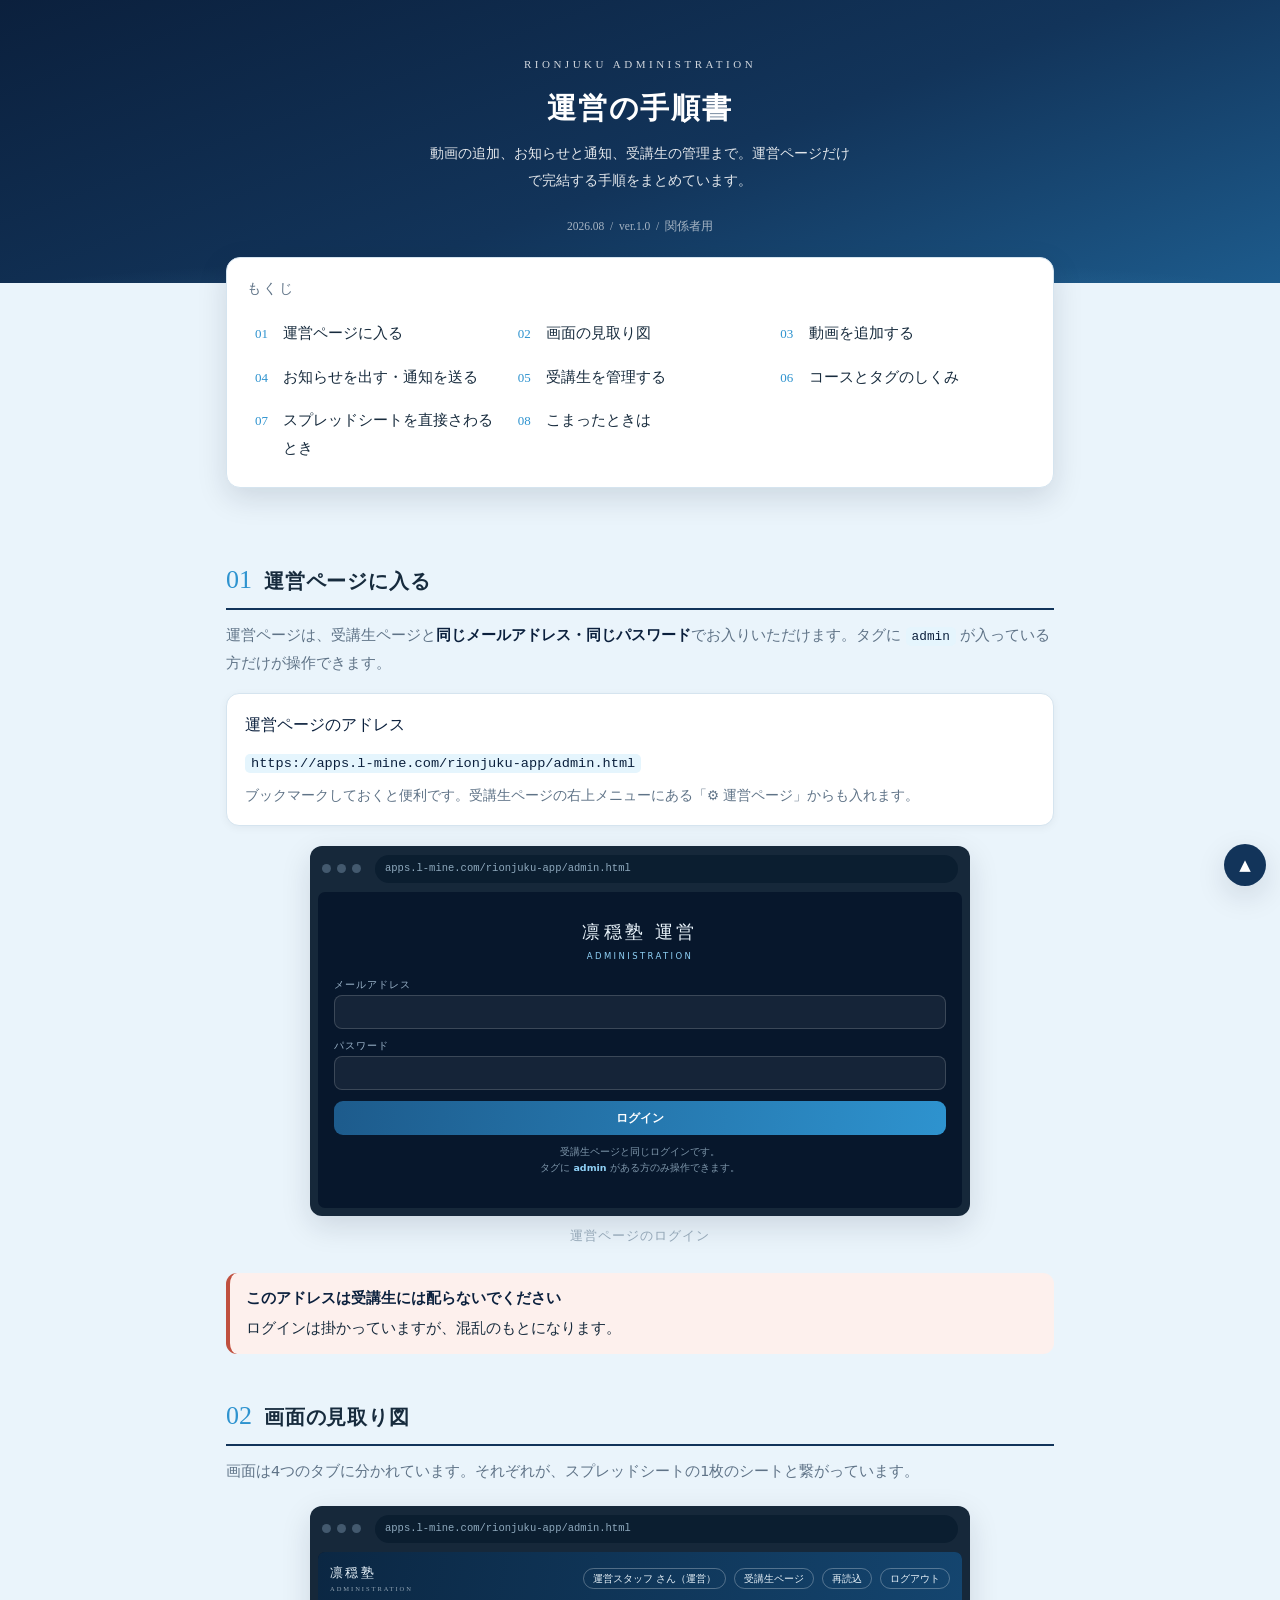
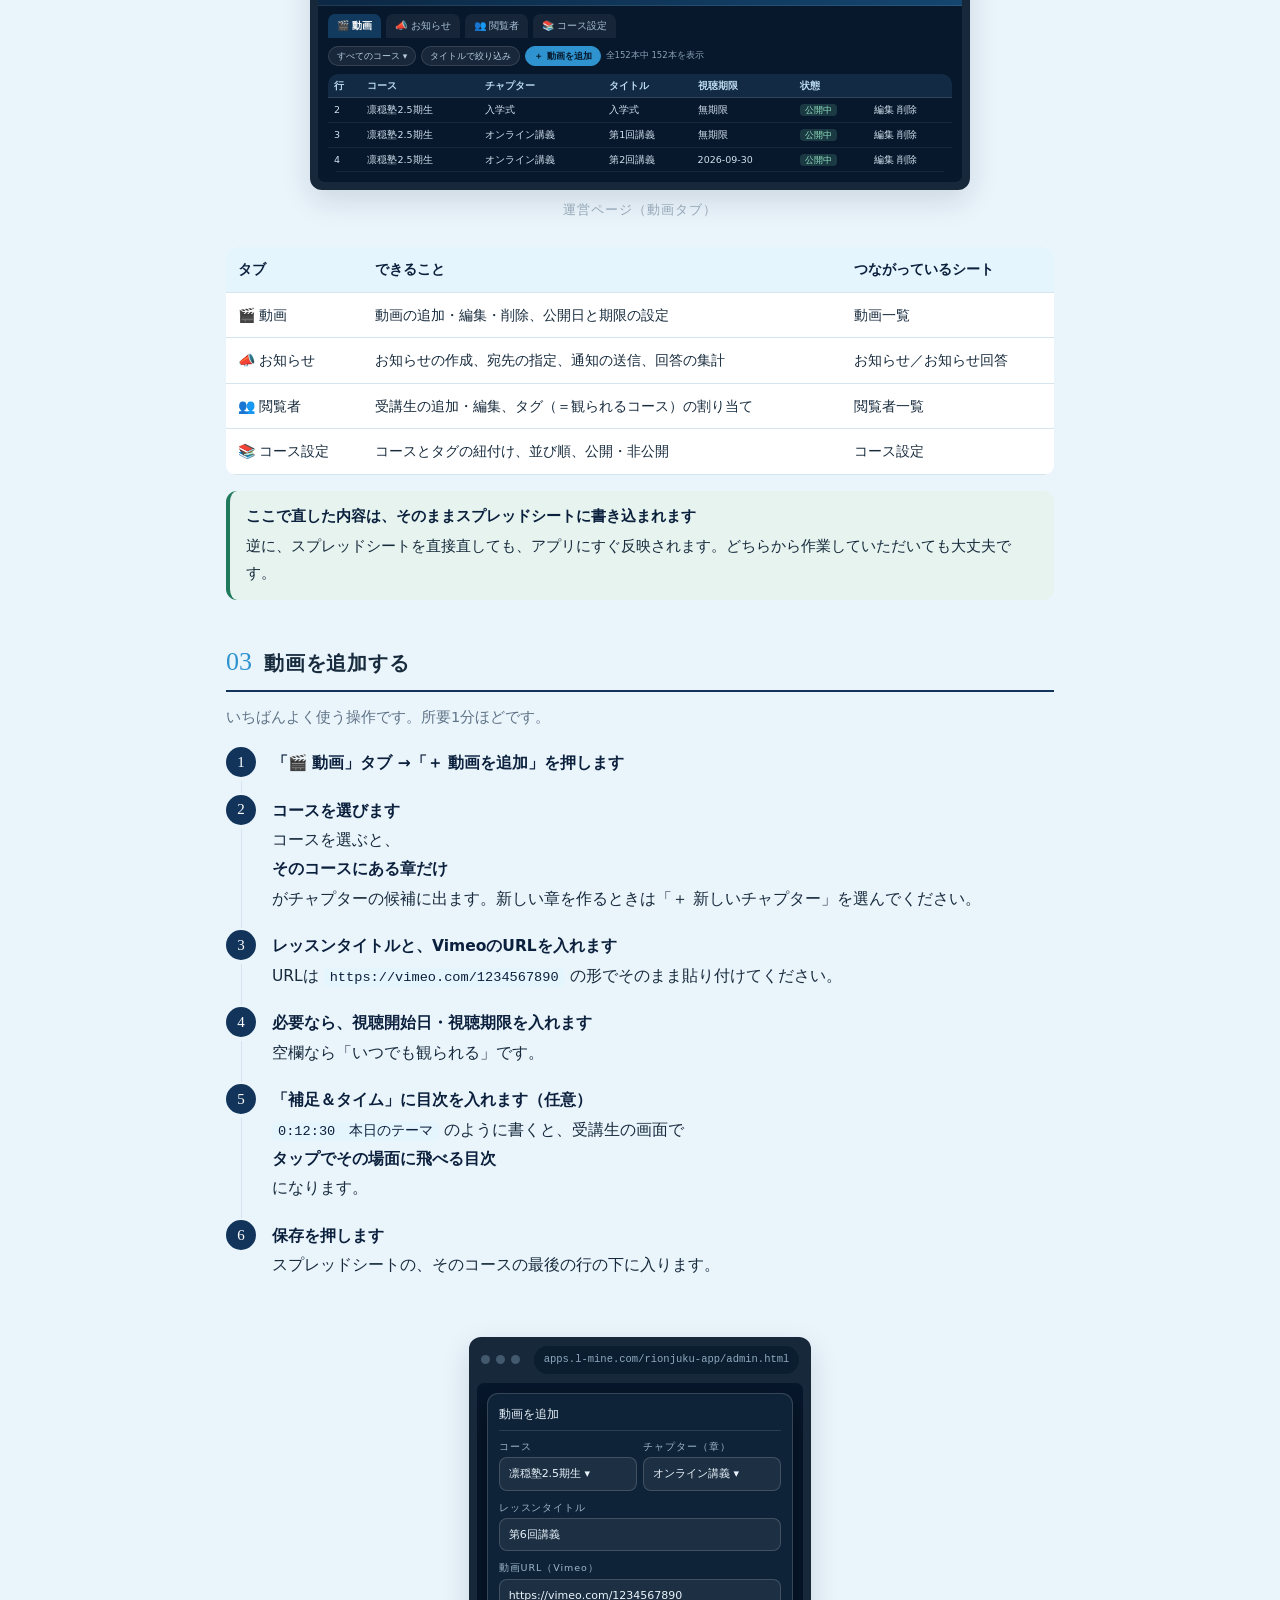
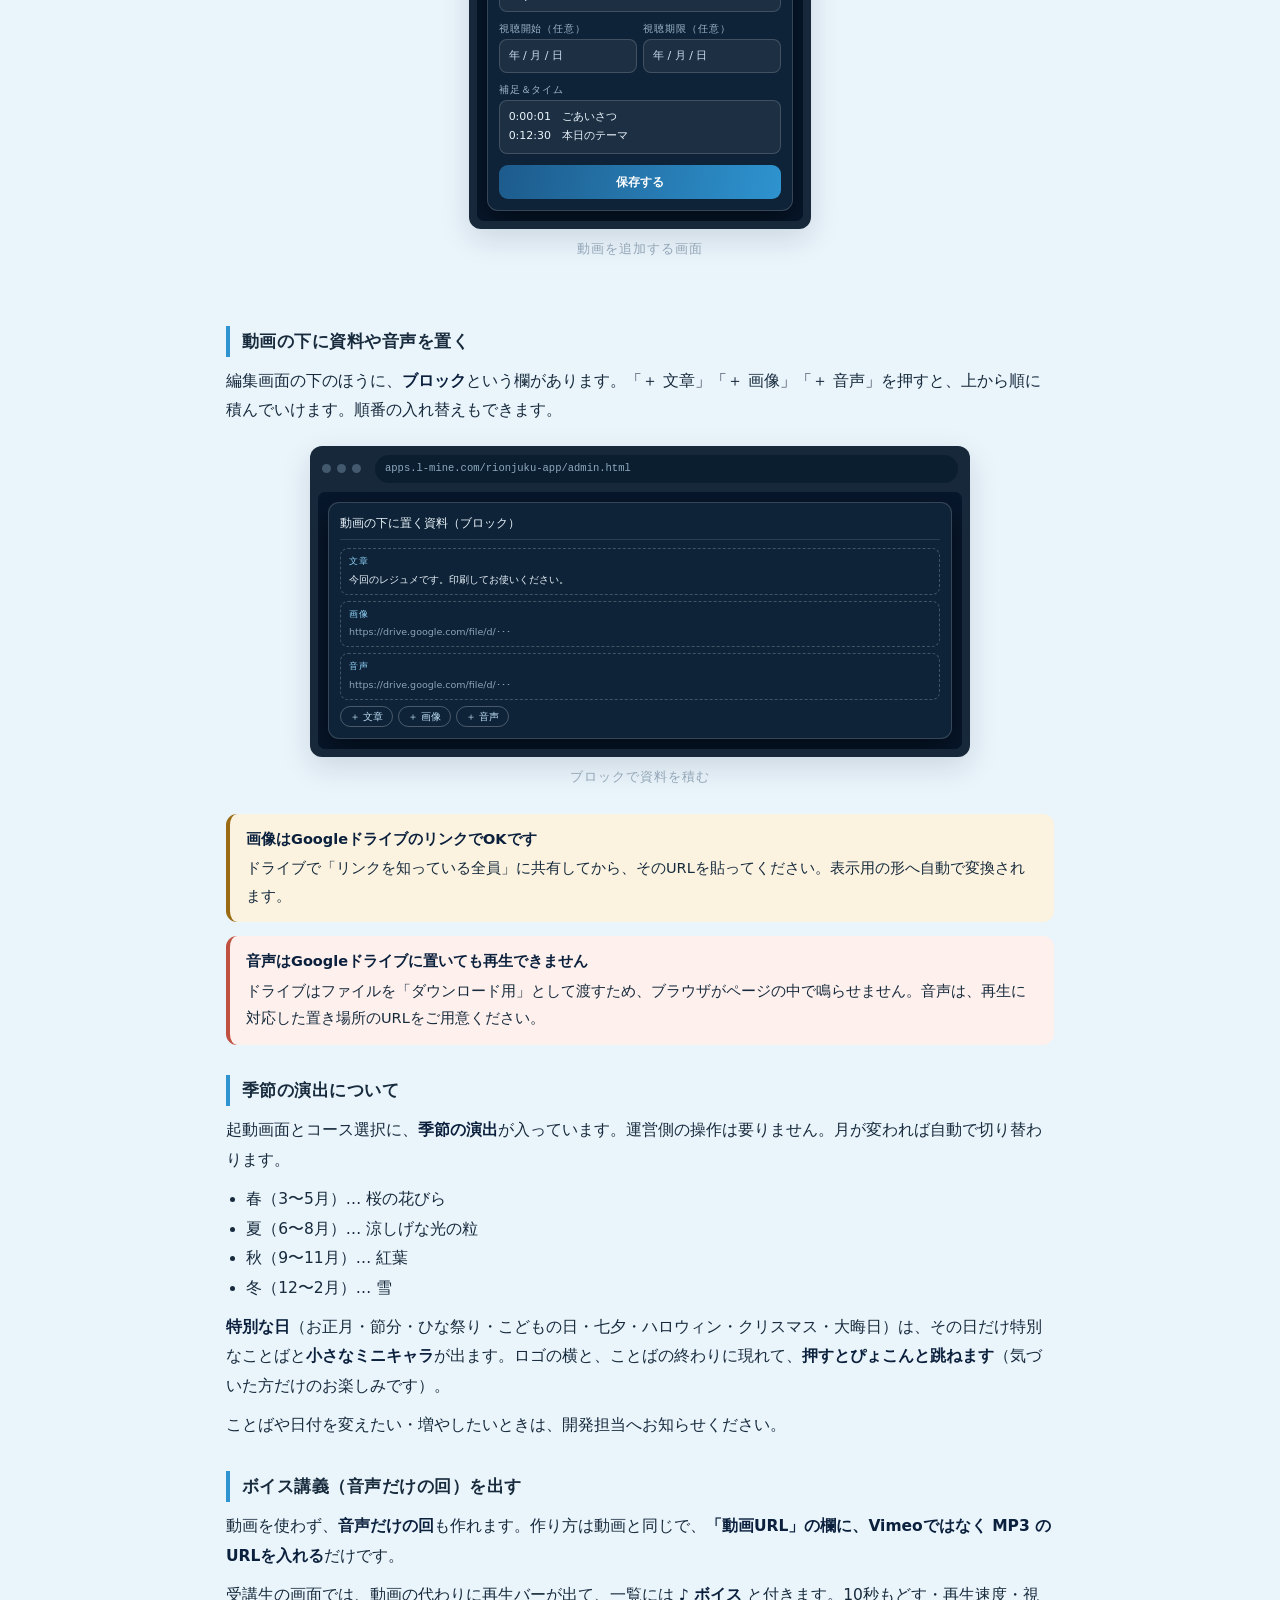
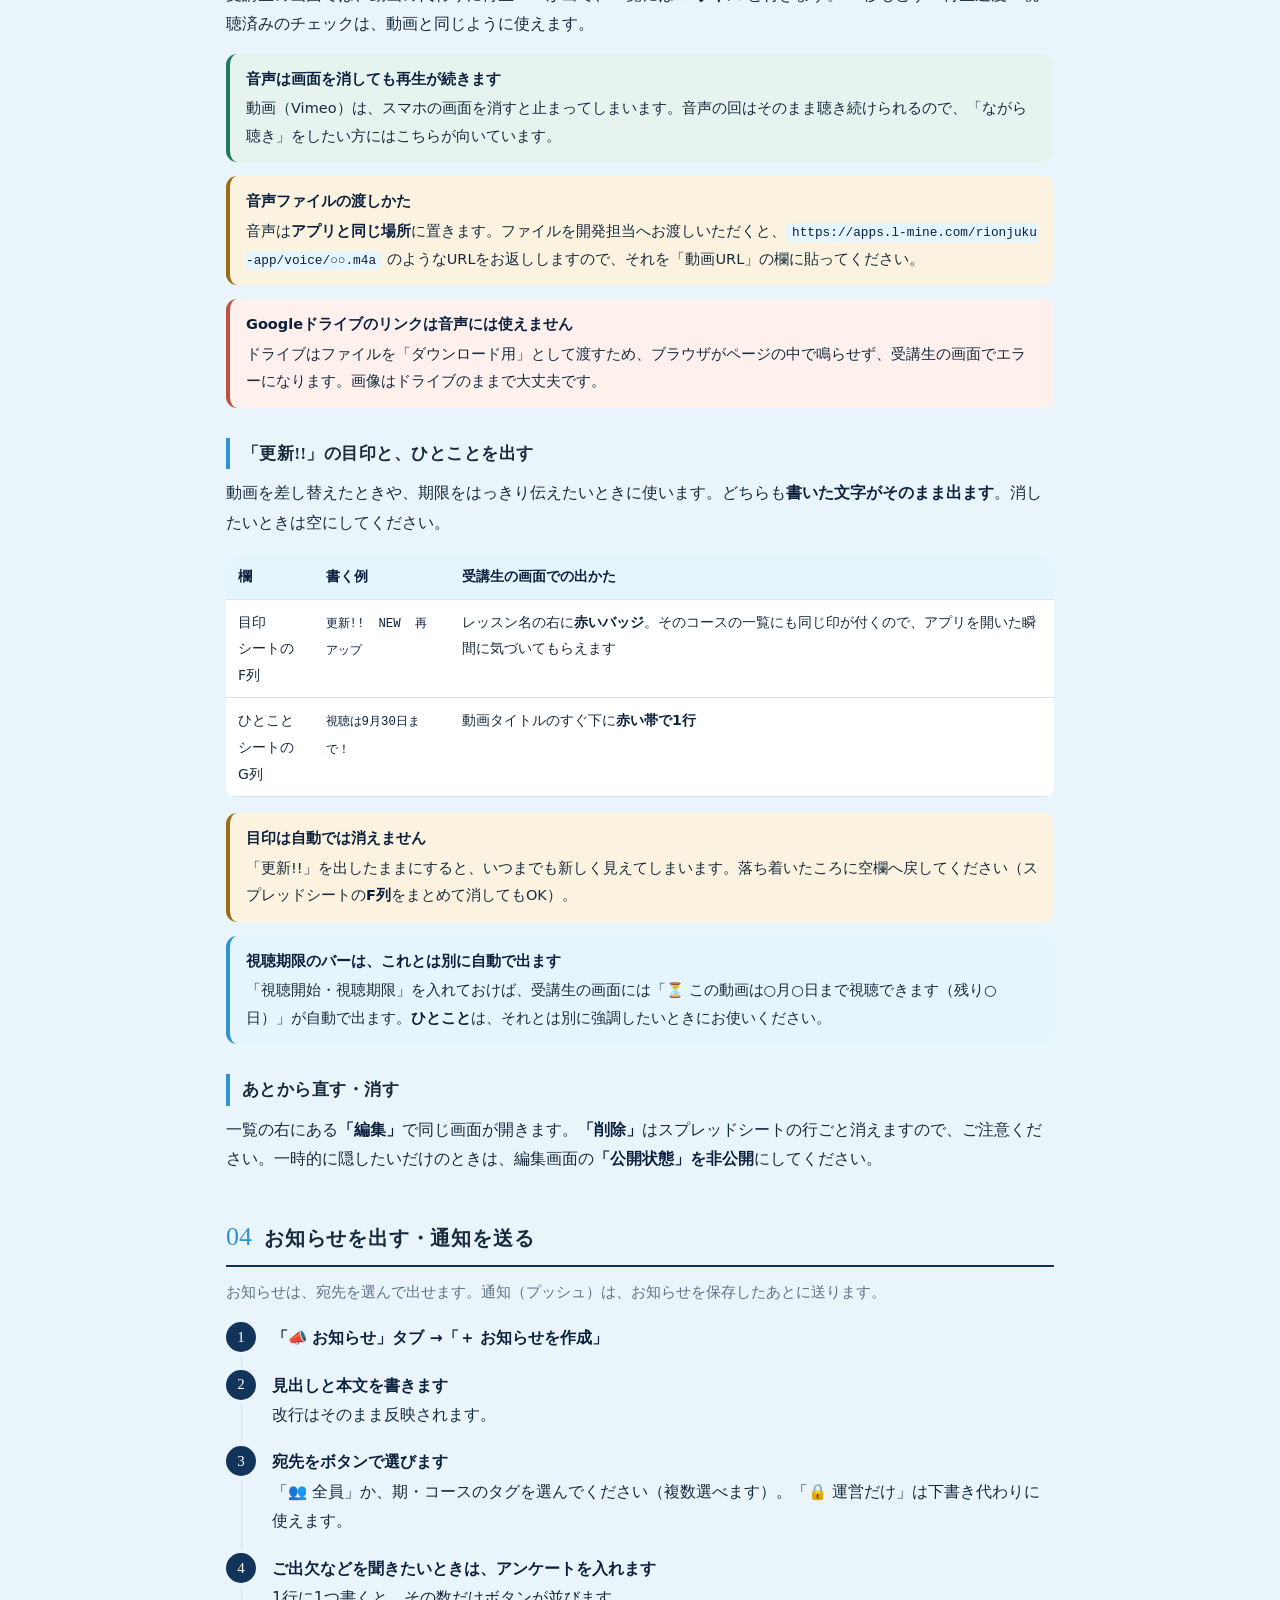
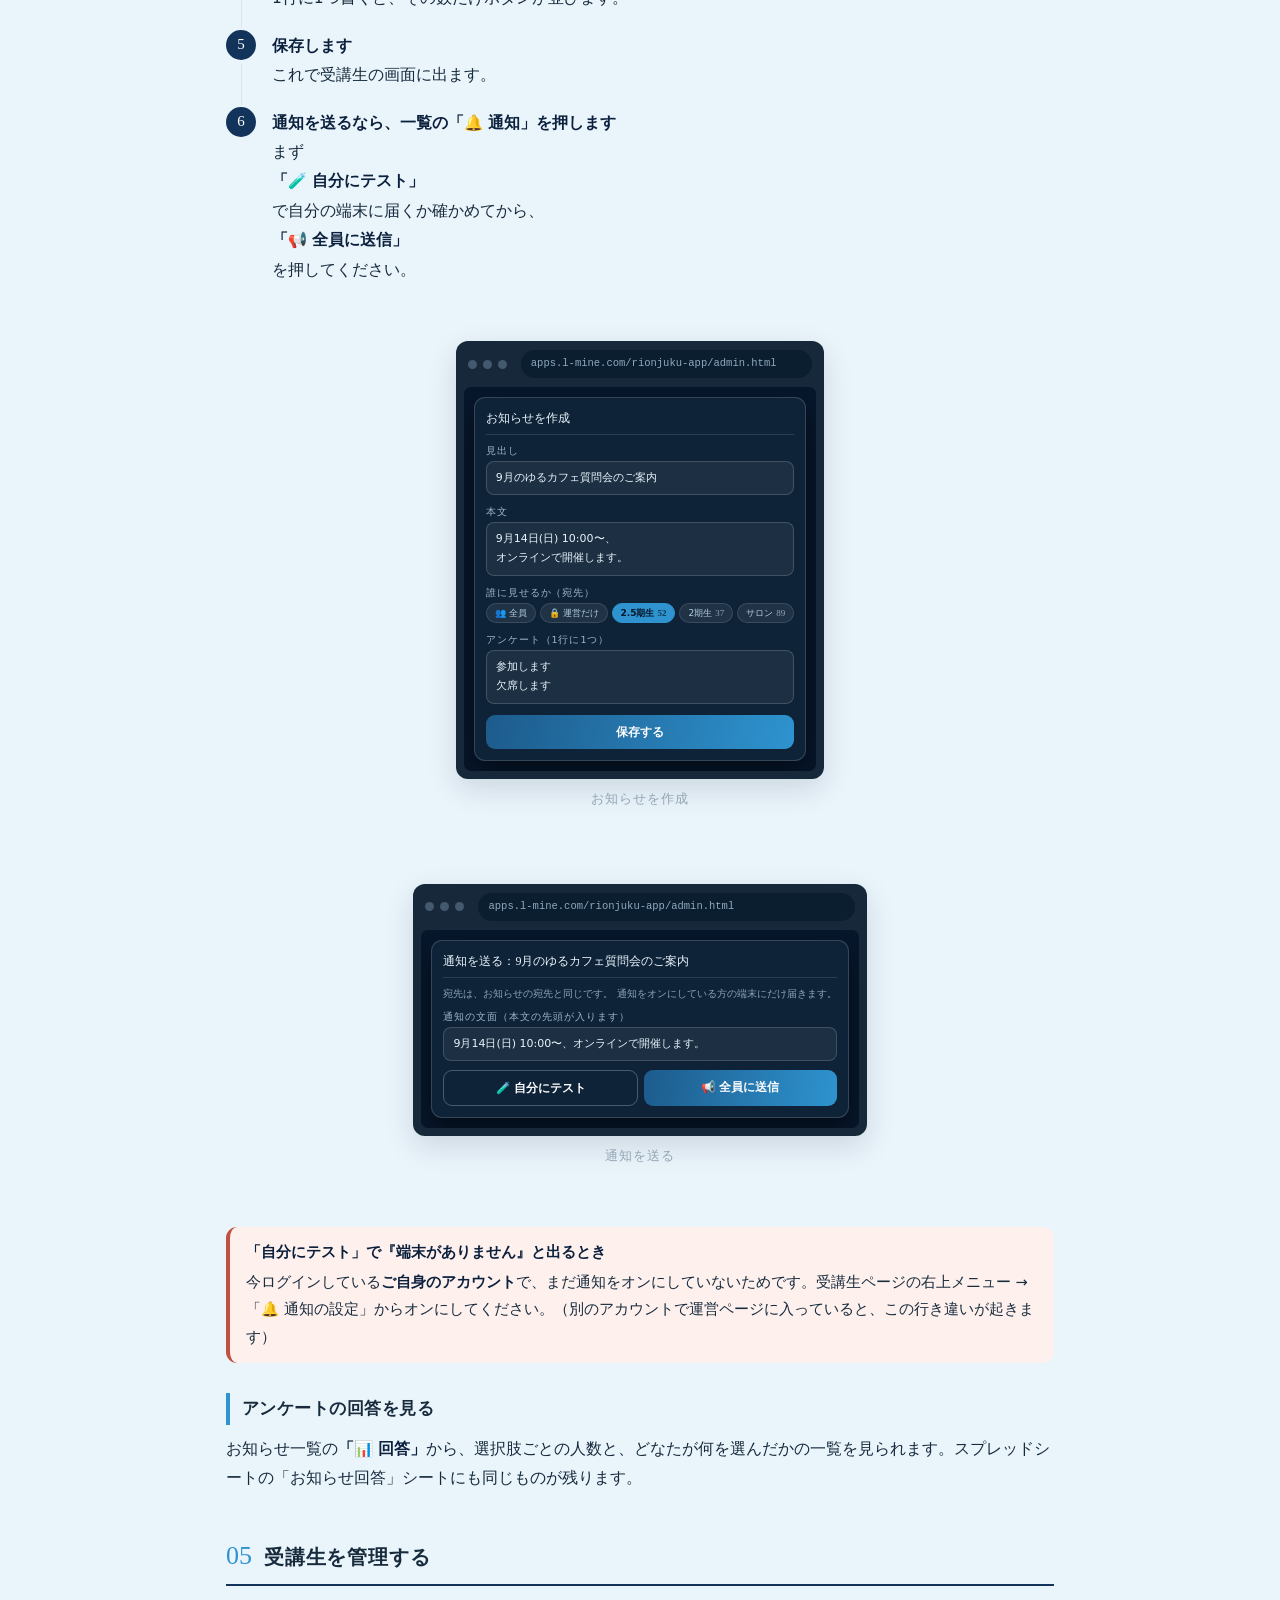
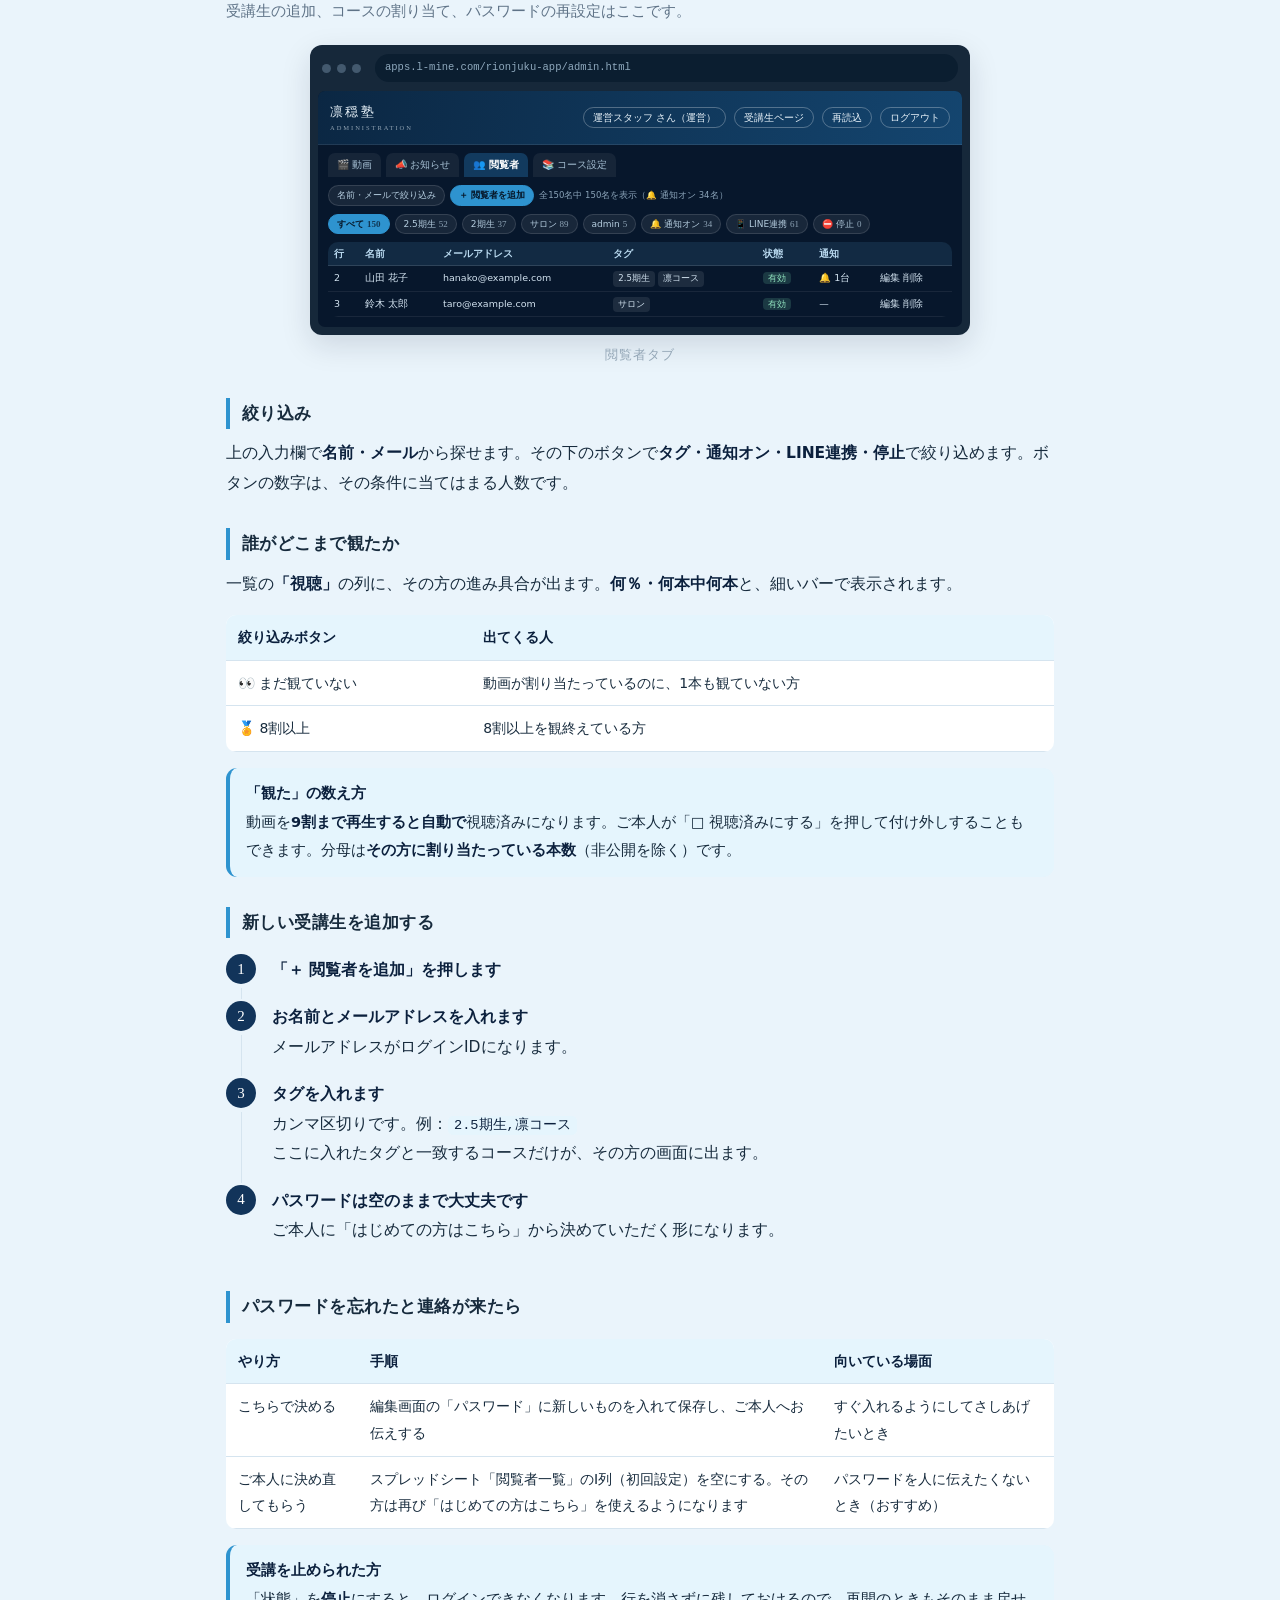
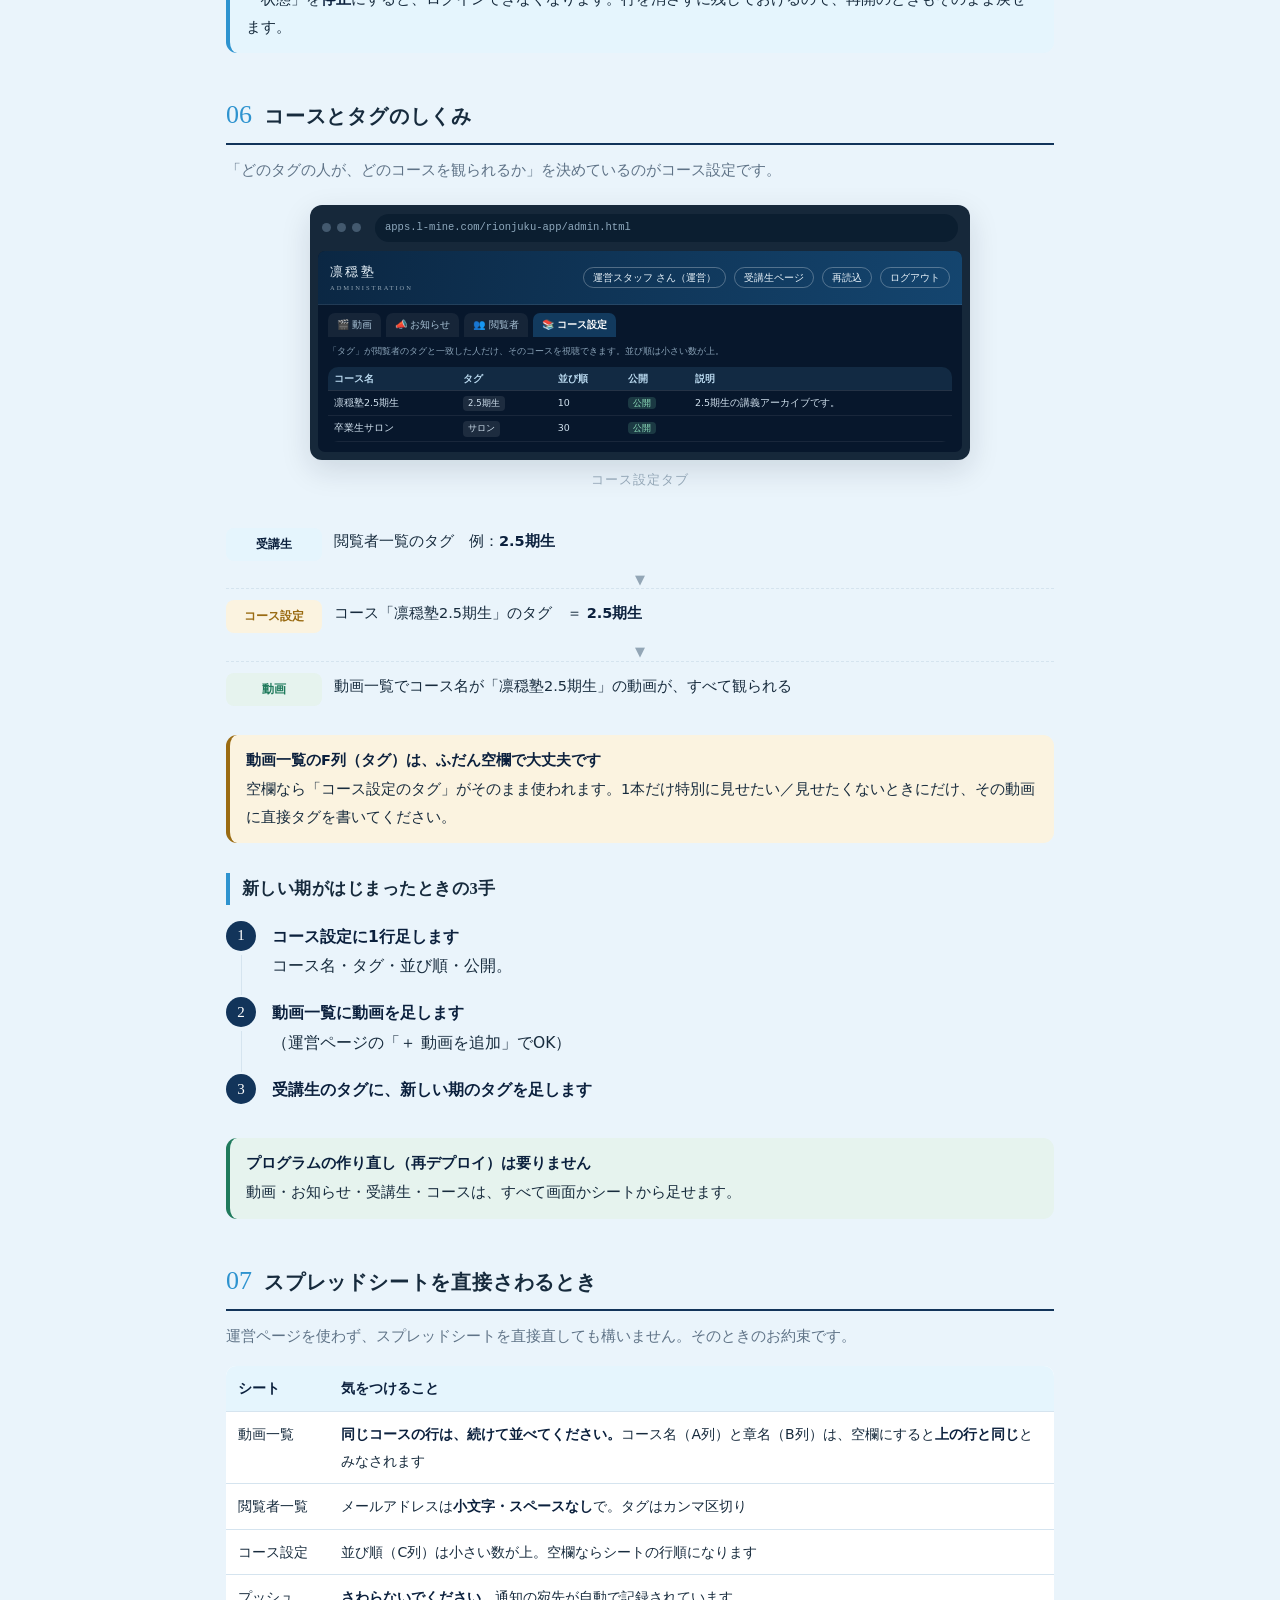
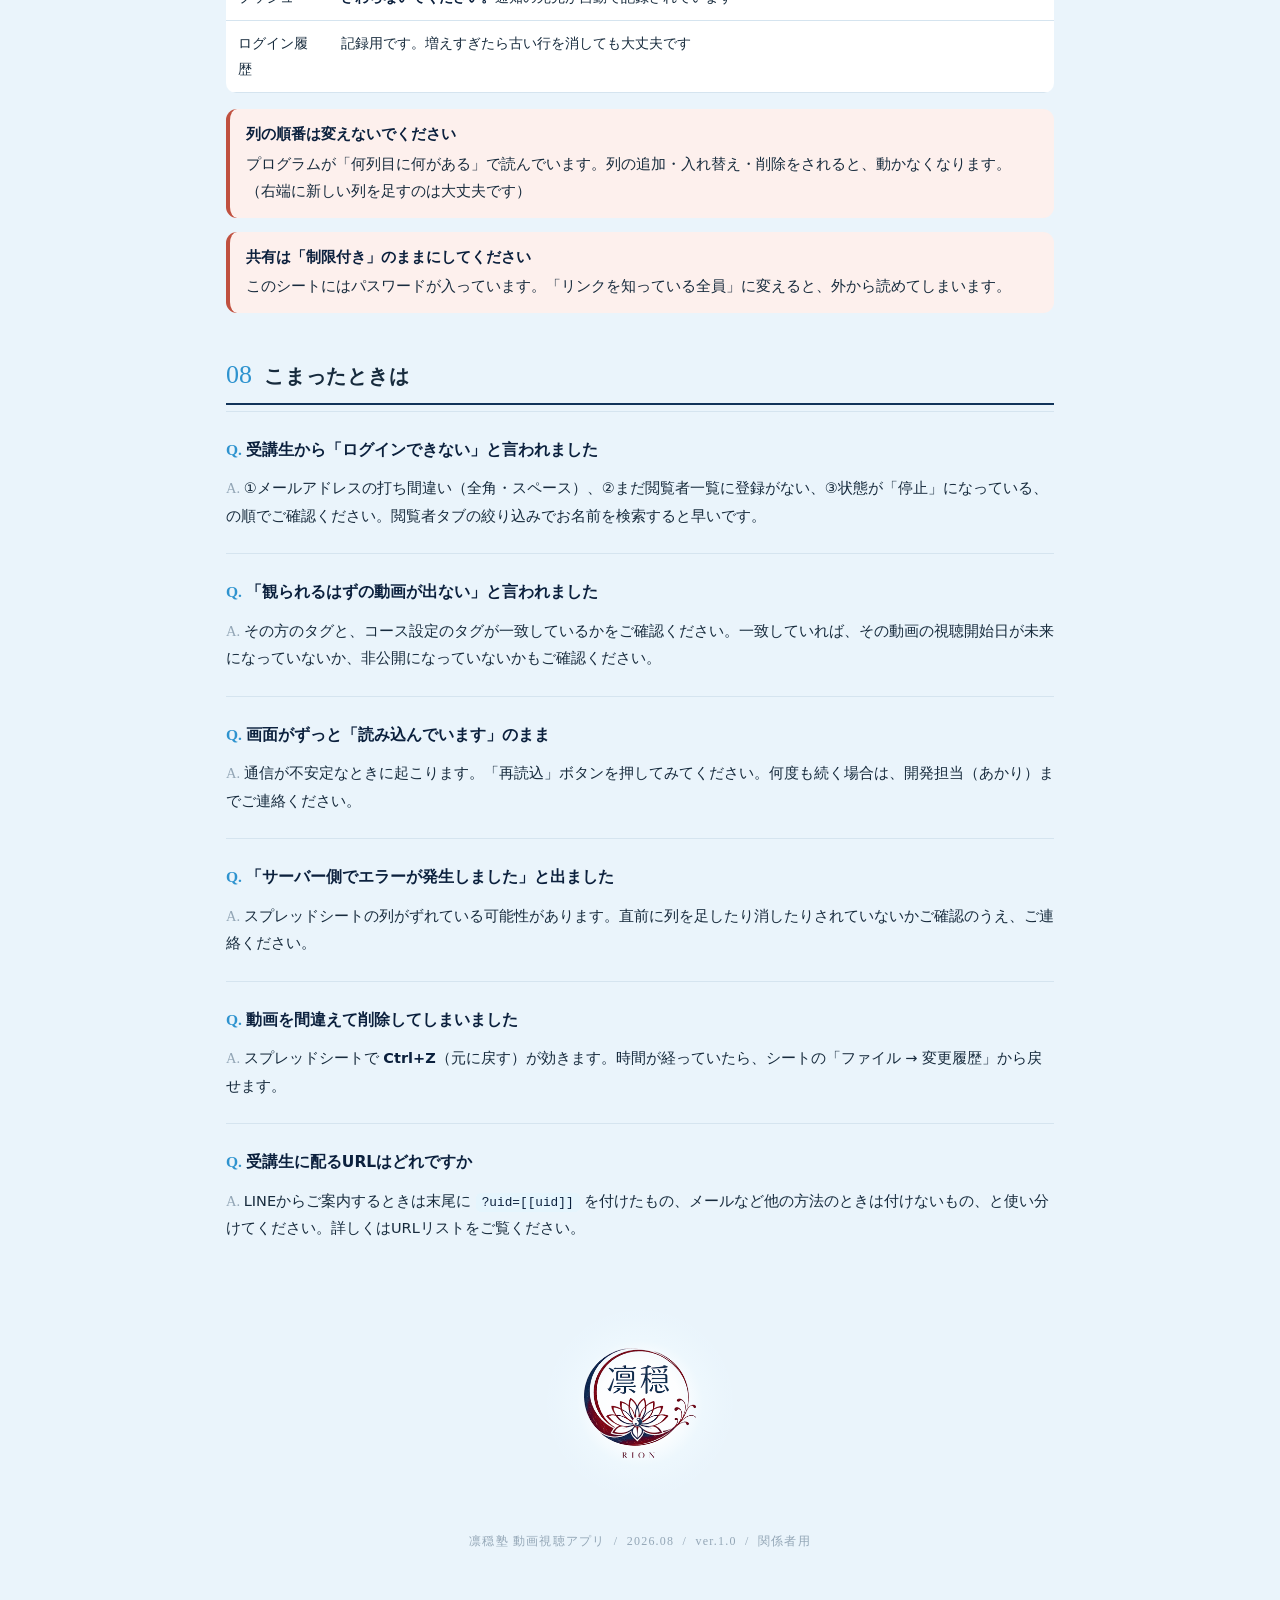
<file: manual-admin.html>
<!DOCTYPE html>
<html lang="ja">
<head>
<meta charset="UTF-8">
<meta name="viewport" content="width=device-width, initial-scale=1.0">
<meta name="robots" content="noindex,nofollow">
<title>運営の手順書｜凛穏塾 動画視聴アプリ</title>
<style>
*, *::before, *::after { box-sizing: border-box; }
html, body { margin: 0; padding: 0; }

:root {
  --ground:    #eaf4fb;
  --card:      #ffffff;
  --card-soft: #f4fafd;
  --ink:       #172b3d;
  --ink-soft:  #5f7387;
  --ink-faint: #93a6b6;
  --line:      #d5e4ef;
  --navy:      #12345a;
  --navy-dk:   #0b203d;
  --sky:       #2e93cf;
  --sky-soft:  #e5f5fd;
  --green:     #1f7a5c;
  --green-soft:#e6f3ee;
  --warn:      #c0503f;
  --warn-soft: #fdf0ed;
  --amber:     #9a6b12;
  --amber-soft:#fbf3e0;
  --shadow:    0 10px 30px rgba(7, 23, 44, .13);
  --serif: "Yu Mincho", YuMincho, "Hiragino Mincho ProN", "Noto Serif JP", "MS PMincho", serif;
  --sans: "Hiragino Kaku Gothic ProN", "Yu Gothic UI", "Yu Gothic", YuGothic, Meiryo, system-ui, sans-serif;
  --num: Georgia, "Times New Roman", serif;
  --mono: Consolas, "Cascadia Mono", ui-monospace, monospace;
}
@media (prefers-color-scheme: dark) {
  :root:not([data-theme="light"]) {
    --ground:#07172a; --card:#0e2338; --card-soft:#142a41;
    --ink:#e6eef5; --ink-soft:#9db1c3; --ink-faint:#6b8299; --line:#22405c;
    --navy:#9fc9e8; --navy-dk:#cfe6f6; --sky:#62b7e7; --sky-soft:#10293d;
    --green:#6cc39f; --green-soft:#102b23; --warn:#e0917f; --warn-soft:#33201c;
    --amber:#d1a95f; --amber-soft:#2b2312;
    --shadow:0 10px 30px rgba(0,0,0,.5);
  }
}
:root[data-theme="dark"] {
  --ground:#07172a; --card:#0e2338; --card-soft:#142a41;
  --ink:#e6eef5; --ink-soft:#9db1c3; --ink-faint:#6b8299; --line:#22405c;
  --navy:#9fc9e8; --navy-dk:#cfe6f6; --sky:#62b7e7; --sky-soft:#10293d;
  --green:#6cc39f; --green-soft:#102b23; --warn:#e0917f; --warn-soft:#33201c;
  --amber:#d1a95f; --amber-soft:#2b2312;
  --shadow:0 10px 30px rgba(0,0,0,.5);
}

body { background: var(--ground); color: var(--ink); font-family: var(--sans);
  line-height: 1.9; font-size: 15.5px; -webkit-text-size-adjust: 100%; }

/* ---------- 表紙 ---------- */
.cover { background: linear-gradient(160deg, #0b203d 0%, #12345a 55%, #1d5b8c 100%);
  color: #fff; padding: 54px 22px 46px; text-align: center; position: relative; overflow: hidden; }
.cover::after { content: ""; position: absolute; inset: auto -20% -60% -20%; height: 200px;
  background: radial-gradient(ellipse at center, rgba(98,183,231,.35), transparent 70%); }
.cover__kicker { font-family: var(--num); letter-spacing: .32em; font-size: 11px;
  opacity: .8; text-transform: uppercase; }
.cover__title { font-family: var(--serif); font-size: 29px; font-weight: 600;
  margin: 12px 0 10px; letter-spacing: .06em; line-height: 1.5; }
.cover__sub { font-size: 14px; opacity: .88; margin: 0 auto; max-width: 30em; }
.cover__meta { margin-top: 22px; font-family: var(--num); font-size: 11.5px; opacity: .62; }

/* ---------- 目次 ---------- */
.toc { max-width: 860px; margin: -26px auto 0; padding: 0 16px; position: relative; z-index: 2; }
.toc__box { background: var(--card); border: 1px solid var(--line); border-radius: 14px;
  box-shadow: var(--shadow); padding: 18px 20px; }
.toc__t { font-family: var(--serif); font-size: 14px; color: var(--ink-soft);
  letter-spacing: .16em; margin: 0 0 10px; }
.toc__list { list-style: none; margin: 0; padding: 0; display: grid; gap: 2px;
  grid-template-columns: repeat(auto-fit, minmax(240px, 1fr)); }
.toc__list a { display: flex; gap: 10px; align-items: baseline; text-decoration: none;
  color: var(--ink); padding: 7px 8px; border-radius: 8px; font-size: 14.5px; }
.toc__list a:hover { background: var(--sky-soft); }
.toc__no { font-family: var(--num); color: var(--sky); font-size: 13px; min-width: 1.4em; }

/* ---------- 本文 ---------- */
.wrap { max-width: 860px; margin: 0 auto; padding: 30px 16px 90px; }
.sec { margin: 44px 0 0; scroll-margin-top: 14px; }
.sec__head { display: flex; align-items: baseline; gap: 12px; border-bottom: 2px solid var(--navy);
  padding-bottom: 8px; margin-bottom: 6px; }
.sec__no { font-family: var(--num); font-size: 26px; color: var(--sky); line-height: 1; }
.sec__title { font-family: var(--serif); font-size: 20px; font-weight: 600; margin: 0;
  letter-spacing: .04em; }
.sec__lead { color: var(--ink-soft); font-size: 14.5px; margin: 12px 0 0; }

h3 { font-family: var(--serif); font-size: 16.5px; margin: 30px 0 8px; letter-spacing: .03em;
  padding-left: 12px; border-left: 4px solid var(--sky); }
p { margin: 10px 0; }
b, strong { color: var(--navy-dk); font-weight: 700; }
a { color: var(--sky); }
code { font-family: var(--mono); font-size: .88em; background: var(--sky-soft);
  padding: 2px 6px; border-radius: 5px; color: var(--navy-dk); word-break: break-all; }

/* ---------- カード・囲み ---------- */
.card { background: var(--card); border: 1px solid var(--line); border-radius: 13px;
  padding: 16px 18px; margin: 16px 0; box-shadow: 0 2px 8px rgba(7,23,44,.05); }
.card__t { font-family: var(--serif); font-size: 15.5px; margin: 0 0 8px; color: var(--navy-dk); }
.note { border-radius: 11px; padding: 12px 16px; margin: 14px 0; font-size: 14.5px;
  border-left: 4px solid var(--sky); background: var(--sky-soft); }
.note > b:first-child { display: block; margin-bottom: 2px; }
.note--warn  { border-left-color: var(--warn);  background: var(--warn-soft); }
.note--ok    { border-left-color: var(--green); background: var(--green-soft); }
.note--amber { border-left-color: var(--amber); background: var(--amber-soft); }

/* ---------- 手順 ---------- */
.steps { list-style: none; counter-reset: st; margin: 16px 0; padding: 0; }
.steps > li { counter-increment: st; position: relative; padding: 2px 0 16px 46px; }
.steps > li::before { content: counter(st); position: absolute; left: 0; top: 0;
  width: 30px; height: 30px; border-radius: 50%; background: var(--navy); color: #fff;
  font-family: var(--num); font-size: 15px; display: flex; align-items: center;
  justify-content: center; }
.steps > li::after { content: ""; position: absolute; left: 15px; top: 34px; bottom: 2px;
  width: 1px; background: var(--line); }
.steps > li:last-child::after { display: none; }
.steps b { display: block; }

/* ---------- 表 ---------- */
.tablewrap { overflow-x: auto; margin: 16px 0; -webkit-overflow-scrolling: touch; }
table { border-collapse: collapse; width: 100%; font-size: 14px; background: var(--card);
  border-radius: 10px; overflow: hidden; min-width: 460px; }
th, td { border-bottom: 1px solid var(--line); padding: 9px 12px; text-align: left;
  vertical-align: top; }
th { background: var(--sky-soft); color: var(--navy-dk); font-weight: 700; white-space: nowrap; }
td code { background: transparent; padding: 0; }

/* ---------- 画面イメージ（共通の枠） ---------- */
.shot { margin: 20px 0 24px; }
.shot__cap { font-size: 12.5px; color: var(--ink-faint); text-align: center;
  margin-top: 9px; font-family: var(--num); letter-spacing: .08em; }
.shot--row { display: flex; gap: 18px; flex-wrap: wrap; justify-content: center; }

/* スマホ枠 */
.phone { width: 300px; margin: 0 auto; background: #16283a; border-radius: 30px;
  padding: 9px; box-shadow: var(--shadow); }
.phone__scr { background: #07172c; border-radius: 23px; overflow: hidden; position: relative;
  color: #eaf4fb; font-size: 12px; line-height: 1.65; }
.phone--img { padding: 7px; }
.phone__img { display: block; width: 100%; height: auto; border-radius: 17px; }
.phone__notch { position: absolute; top: 0; left: 50%; transform: translateX(-50%);
  width: 96px; height: 17px; background: #16283a; border-radius: 0 0 12px 12px; z-index: 5; }

/* PC枠 */
.win { max-width: 660px; margin: 0 auto; background: #16283a; border-radius: 12px;
  padding: 0 0 8px; box-shadow: var(--shadow); }
.win__bar { display: flex; align-items: center; gap: 6px; padding: 9px 12px; }
.win__dot { width: 9px; height: 9px; border-radius: 50%; background: #43596e; }
.win__url { flex: 1; margin-left: 8px; background: #0b1e30; color: #8fa9bd; font-size: 10.5px;
  font-family: var(--mono); padding: 4px 10px; border-radius: 20px; overflow: hidden;
  white-space: nowrap; text-overflow: ellipsis; }
.win__scr { background: #07172c; margin: 0 8px; border-radius: 7px; overflow: hidden;
  color: #eaf4fb; font-size: 11.5px; line-height: 1.6; }

/* ---------- アプリ画面の再現パーツ ---------- */
.a-hd { display: flex; align-items: center; gap: 8px; padding: 11px 12px;
  background: linear-gradient(100deg, #0b2743, #14456f);
  border-bottom: 1px solid rgba(255,255,255,.09); }
.a-brand { font-family: var(--serif); font-size: 13px; letter-spacing: .18em; }
.a-brand small { display: block; font-family: var(--num); font-size: 6.5px;
  letter-spacing: .3em; opacity: .6; }
.a-sp { flex: 1; }
.a-chip { border: 1px solid rgba(255,255,255,.28); border-radius: 20px; padding: 2px 9px;
  font-size: 9.5px; white-space: nowrap; }
.a-body { padding: 12px; }
.a-h1 { font-family: var(--serif); font-size: 15px; margin: 2px 0 8px; letter-spacing: .04em; }
.a-lead { color: #9db6cc; font-size: 10.5px; margin: 0 0 10px; }
.a-field { margin-bottom: 9px; }
.a-label { font-size: 9.5px; color: #9db6cc; letter-spacing: .1em; display: block;
  margin-bottom: 3px; }
.a-input { background: rgba(255,255,255,.06); border: 1px solid rgba(255,255,255,.16);
  border-radius: 8px; padding: 7px 9px; font-size: 11px; color: #cfe2f2; }
.a-input--fill { color: #eaf4fb; }
.a-btn { display: block; text-align: center; background: linear-gradient(100deg,#1d5b8c,#2e93cf);
  color: #fff; border-radius: 9px; padding: 8px; font-size: 11.5px; font-weight: 700;
  margin-top: 11px; }
.a-btn--ghost { background: transparent; border: 1px solid rgba(255,255,255,.25); }
.a-link { display: block; text-align: center; color: #8fd0f5; font-size: 10px;
  margin-top: 10px; text-decoration: underline; }
.a-note { color: #7f97ab; font-size: 9.5px; text-align: center; margin-top: 9px; line-height: 1.7; }
.a-card { background: rgba(255,255,255,.055); border: 1px solid rgba(255,255,255,.1);
  border-radius: 9px; padding: 9px 10px; margin-bottom: 8px; }
.a-card__t { font-family: var(--serif); font-size: 11.5px; margin-bottom: 3px; }
.a-muted { color: #8ba4b9; font-size: 9.5px; }
.a-vid { background: #000; border-radius: 7px; aspect-ratio: 16/9; display: flex;
  align-items: center; justify-content: center; color: #55708a; font-size: 18px; }
.a-marks { display: flex; flex-wrap: wrap; gap: 5px; }
.a-mark { background: rgba(98,183,231,.16); border: 1px solid rgba(98,183,231,.4);
  color: #a8dcf7; border-radius: 20px; padding: 2px 8px; font-size: 9.5px;
  font-family: var(--num); }
.a-side { background: rgba(255,255,255,.03); border-right: 1px solid rgba(255,255,255,.08);
  padding: 9px; }
.a-chap { border-radius: 7px; padding: 5px 8px; font-size: 9.5px; white-space: nowrap; margin-bottom: 4px;
  color: #fff; font-weight: 700; display: flex; justify-content: space-between; gap: 6px; }
.cc0 { background: #1f5f8b; } .cc1 { background: #2b7a6b; } .cc2 { background: #6a4b8a; }
.cc3 { background: #8a5a2b; } .cc4 { background: #2b5f8a; } .cc5 { background: #7a2b4b; }
.a-lesson { font-size: 10px; padding: 4px 8px 4px 14px; color: #c6d8e7;
  border-left: 1px solid rgba(255,255,255,.12); margin-left: 6px; }
.a-lesson.on { color: #fff; background: rgba(98,183,231,.14); border-radius: 0 6px 6px 0; }
.a-lim { display: inline-block; font-size: 8.5px; border-radius: 4px; padding: 0 5px;
  margin-left: 4px; font-family: var(--num); }
.a-lim--soon { background: #6b3a1e; color: #ffd7a8; }
.a-lim--before { background: #23405c; color: #a8cbe6; }
.a-menu { background: #0e2338; border: 1px solid rgba(255,255,255,.14); border-radius: 10px;
  padding: 5px; margin-top: 6px; }
.a-menu div { font-size: 10.5px; padding: 5px 8px; border-radius: 6px; }
.a-menu div.sep { padding: 0; margin: 4px 6px; height: 1px; background: rgba(255,255,255,.1); }
.a-menu div.adm { color: #ffd8a3; }
.a-tabs { display: flex; gap: 5px; padding: 8px 10px 0; }
.a-tab { font-size: 10px; padding: 4px 9px; border-radius: 7px 7px 0 0;
  background: rgba(255,255,255,.06); color: #a8c2d6; }
.a-tab.on { background: #123a5e; color: #fff; font-weight: 700; }
.a-toolbar { display: flex; gap: 5px; align-items: center; padding: 8px 10px; flex-wrap: wrap; }
.a-pill { font-size: 9px; border-radius: 20px; padding: 2px 8px;
  background: rgba(255,255,255,.07); color: #b6cee0; border: 1px solid rgba(255,255,255,.12); }
.a-pill.on { background: #2e93cf; color: #06182a; border-color: #2e93cf; font-weight: 700; }
.a-pill .n { font-family: var(--num); opacity: .75; margin-left: 3px; }
.a-tbl { width: 100%; border-collapse: collapse; font-size: 9.5px; min-width: 0; background: none; }
.a-tbl th { background: rgba(98,183,231,.12); color: #bcdcf2; padding: 4px 6px;
  border-bottom: 1px solid rgba(255,255,255,.12); white-space: nowrap; }
.a-tbl td { padding: 4px 6px; border-bottom: 1px solid rgba(255,255,255,.07); color: #d3e3f0; }
.a-badge { border-radius: 4px; font-size: 8.5px; padding: 1px 5px; }
.a-badge--ok { background: rgba(108,195,159,.2); color: #8fe0bd; }
.a-tag { background: rgba(255,255,255,.09); border-radius: 4px; font-size: 8.5px;
  padding: 1px 5px; margin-right: 3px; display: inline-block; }
.a-modal { background: #0e2338; border: 1px solid rgba(255,255,255,.16); border-radius: 11px;
  padding: 11px; margin: 10px; box-shadow: 0 12px 30px rgba(0,0,0,.5); }
.a-modal__t { font-family: var(--serif); font-size: 12px; margin-bottom: 8px;
  padding-bottom: 6px; border-bottom: 1px solid rgba(255,255,255,.12); }
.a-row2 { display: flex; gap: 6px; }
.a-row2 > * { flex: 1; }
.a-block { border: 1px dashed rgba(255,255,255,.22); border-radius: 8px; padding: 6px 8px;
  margin-bottom: 6px; font-size: 10px; }
.a-block__h { font-size: 8.5px; color: #8fd0f5; letter-spacing: .1em; margin-bottom: 3px; }
.a-add { display: flex; gap: 5px; margin-top: 6px; }
.a-add span { font-size: 9.5px; border: 1px solid rgba(255,255,255,.25); border-radius: 20px;
  padding: 2px 9px; color: #bcdcf2; }
.a-drawer { position: absolute; left: 8px; bottom: 12px; background: #123a5e; color: #fff;
  font-size: 10px; padding: 5px 12px; border-radius: 0 8px 8px 0; }
.a-toast { background: #0e2338; border: 1px solid rgba(255,255,255,.16); border-radius: 10px;
  padding: 12px; margin: 26px 12px; text-align: center; }
.a-dots { display: flex; gap: 4px; justify-content: center; margin-top: 8px; }
.a-dots i { width: 5px; height: 5px; border-radius: 50%; background: rgba(255,255,255,.25); }
.a-dots i.on { background: #62b7e7; }
.a-sys { background: #dfe6ec; color: #1b2a38; font-size: 10px; border-radius: 9px;
  padding: 8px 10px; margin: 8px; }
.a-sys b { color: #1b2a38; }
.a-sysbtn { background: #fff; border: 1px solid #b9c6d1; border-radius: 6px; padding: 3px 8px;
  display: inline-block; margin-top: 5px; font-size: 9.5px; }

/* ---------- 足元のロゴ ---------- */
/* 白地のロゴを、白い光の中に multiply で重ねる。
   明るい紙面でも濃紺のダークモードでも、四角い画像に見えない。 */
.mark { position: relative; width: 186px; height: 186px; margin: 44px auto 0;
  display: flex; align-items: center; justify-content: center; }
.mark::before { content: ""; position: absolute; inset: 0; border-radius: 50%;
  background: radial-gradient(circle, rgba(255,255,255,.97) 0%, rgba(255,255,255,.92) 30%,
    rgba(240,250,255,.55) 48%, rgba(235,247,255,.22) 66%, rgba(255,255,255,0) 84%); }
.mark img { position: relative; width: 112px; height: 112px; mix-blend-mode: multiply; }

/* ---------- 流れ図 ---------- */
.flow { margin: 18px 0; }
.flow__row { display: grid; grid-template-columns: 96px 1fr; gap: 12px; align-items: start;
  padding: 11px 0; border-top: 1px dashed var(--line); }
.flow__row:first-child { border-top: 0; }
.flow__who { font-size: 12px; text-align: center; border-radius: 8px; padding: 5px 4px;
  background: var(--sky-soft); color: var(--navy-dk); font-weight: 700; }
.flow__who--sys { background: var(--green-soft); color: var(--green); }
.flow__who--gas { background: var(--amber-soft); color: var(--amber); }
.flow__what { font-size: 14.5px; }
.flow__arrow { text-align: center; color: var(--ink-faint); font-size: 13px; margin: -4px 0; }

/* ---------- その他 ---------- */
.kv { display: grid; grid-template-columns: 7.5em 1fr; gap: 4px 12px; font-size: 14.5px;
  margin: 10px 0; }
.kv dt { color: var(--ink-soft); }
.kv dd { margin: 0; }
.qa { border-top: 1px solid var(--line); padding: 13px 0; }
.qa__q { font-weight: 700; color: var(--navy-dk); }
.qa__q::before { content: "Q. "; font-family: var(--num); color: var(--sky); }
.qa__a { font-size: 14.5px; margin-top: 3px; }
.qa__a::before { content: "A. "; font-family: var(--num); color: var(--ink-faint); }
.foot { text-align: center; color: var(--ink-faint); font-size: 12px; margin-top: 60px;
  padding-top: 20px; border-top: 1px solid var(--line); font-family: var(--num);
  letter-spacing: .1em; }
.top { position: fixed; right: 14px; bottom: 14px; background: var(--navy); color: #fff;
  border-radius: 50%; width: 42px; height: 42px; display: flex; align-items: center;
  justify-content: center; text-decoration: none; box-shadow: var(--shadow); font-size: 15px; }

@media print {
  .top, .toc { display: none; }
  body { background: #fff; }
  .sec { break-inside: avoid; }
}
@media (max-width: 560px) {
  body { font-size: 15px; }
  .cover__title { font-size: 23px; }
  .sec__title { font-size: 17.5px; }
  .win { max-width: 100%; }
  .kv { grid-template-columns: 1fr; gap: 0 0; }
  .kv dt { margin-top: 8px; font-size: 12.5px; }
  .flow__row { grid-template-columns: 74px 1fr; }
}
</style>
</head>
<body>
<header class="cover">
  <div class="cover__kicker">RIONJUKU ADMINISTRATION</div>
  <h1 class="cover__title">運営の手順書</h1>
  <p class="cover__sub">動画の追加、お知らせと通知、受講生の管理まで。運営ページだけで完結する手順をまとめています。</p>
  <div class="cover__meta">2026.08 &nbsp;/&nbsp; ver.1.0 &nbsp;/&nbsp; 関係者用</div>
</header>

<nav class="toc"><div class="toc__box">
  <p class="toc__t">もくじ</p>
  <ul class="toc__list"><li><a href="#s1"><span class="toc__no">01</span><span>運営ページに入る</span></a></li><li><a href="#s2"><span class="toc__no">02</span><span>画面の見取り図</span></a></li><li><a href="#s3"><span class="toc__no">03</span><span>動画を追加する</span></a></li><li><a href="#s4"><span class="toc__no">04</span><span>お知らせを出す・通知を送る</span></a></li><li><a href="#s5"><span class="toc__no">05</span><span>受講生を管理する</span></a></li><li><a href="#s6"><span class="toc__no">06</span><span>コースとタグのしくみ</span></a></li><li><a href="#s7"><span class="toc__no">07</span><span>スプレッドシートを直接さわるとき</span></a></li><li><a href="#s8"><span class="toc__no">08</span><span>こまったときは</span></a></li></ul>
</div></nav>

<main class="wrap"><section class="sec" id="s1"><div class="sec__head"><span class="sec__no">01</span><h2 class="sec__title">運営ページに入る</h2></div><p class="sec__lead">運営ページは、受講生ページと<b>同じメールアドレス・同じパスワード</b>でお入りいただけます。タグに <code>admin</code> が入っている方だけが操作できます。</p><div class="card"><p class="card__t">運営ページのアドレス</p><p style="margin:0"><code>https://apps.l-mine.com/rionjuku-app/admin.html</code></p><p style="font-size:13.5px;color:var(--ink-soft);margin:6px 0 0">ブックマークしておくと便利です。受講生ページの右上メニューにある「⚙ 運営ページ」からも入れます。</p></div><div class="shot"><div class="win"><div class="win__bar"><span class="win__dot"></span><span class="win__dot"></span><span class="win__dot"></span><span class="win__url">apps.l-mine.com/rionjuku-app/admin.html</span></div><div class="win__scr">
<div class="a-body" style="padding:26px 16px 22px">
  <div style="text-align:center;margin-bottom:14px">
    <div style="font-family:var(--serif);font-size:18px;letter-spacing:.2em">凛穏塾 運営</div>
    <div style="font-size:8.5px;color:#8fd0f5;letter-spacing:.28em;margin-top:3px">ADMINISTRATION</div>
  </div>
  <div class="a-field"><span class="a-label">メールアドレス</span><div class="a-input">&nbsp;</div></div>
  <div class="a-field"><span class="a-label">パスワード</span><div class="a-input">&nbsp;</div></div>
  <div class="a-btn">ログイン</div>
  <p class="a-note">受講生ページと同じログインです。<br>
    タグに <b style="color:#8fd0f5">admin</b> がある方のみ操作できます。</p>
</div></div></div><p class="shot__cap">運営ページのログイン</p></div><div class="note note--warn"><b>このアドレスは受講生には配らないでください</b>ログインは掛かっていますが、混乱のもとになります。</div></section><section class="sec" id="s2"><div class="sec__head"><span class="sec__no">02</span><h2 class="sec__title">画面の見取り図</h2></div><p class="sec__lead">画面は4つのタブに分かれています。それぞれが、スプレッドシートの1枚のシートと繋がっています。</p><div class="shot"><div class="win"><div class="win__bar"><span class="win__dot"></span><span class="win__dot"></span><span class="win__dot"></span><span class="win__url">apps.l-mine.com/rionjuku-app/admin.html</span></div><div class="win__scr"><div class="a-hd"><div class="a-brand">凛穏塾<small>ADMINISTRATION</small></div><div class="a-sp"></div><div class="a-chip">運営スタッフ さん（運営）</div><div class="a-chip">受講生ページ</div><div class="a-chip">再読込</div><div class="a-chip">ログアウト</div></div><div class="a-tabs"><div class="a-tab on">&#127916; 動画</div><div class="a-tab">&#128227; お知らせ</div><div class="a-tab">&#128101; 閲覧者</div><div class="a-tab">&#128218; コース設定</div></div>
<div class="a-toolbar">
  <span class="a-pill">すべてのコース ▾</span>
  <span class="a-pill">タイトルで絞り込み</span>
  <span class="a-pill on">＋ 動画を追加</span>
  <span class="a-muted" style="font-size:8.5px">全152本中 152本を表示</span>
</div>
<div style="padding:0 10px 10px">
<table class="a-tbl">
<tr><th>行</th><th>コース</th><th>チャプター</th><th>タイトル</th><th>視聴期限</th><th>状態</th><th></th></tr>
<tr><td>2</td><td>凛穏塾2.5期生</td><td>入学式</td><td>入学式</td><td>無期限</td>
  <td><span class="a-badge a-badge--ok">公開中</span></td><td>編集 削除</td></tr>
<tr><td>3</td><td>凛穏塾2.5期生</td><td>オンライン講義</td><td>第1回講義</td><td>無期限</td>
  <td><span class="a-badge a-badge--ok">公開中</span></td><td>編集 削除</td></tr>
<tr><td>4</td><td>凛穏塾2.5期生</td><td>オンライン講義</td><td>第2回講義</td><td>2026-09-30</td>
  <td><span class="a-badge a-badge--ok">公開中</span></td><td>編集 削除</td></tr>
</table></div></div></div><p class="shot__cap">運営ページ（動画タブ）</p></div><div class="tablewrap"><table><thead><tr><th>タブ</th><th>できること</th><th>つながっているシート</th></tr></thead><tbody><tr><td>🎬 動画</td><td>動画の追加・編集・削除、公開日と期限の設定</td><td>動画一覧</td></tr><tr><td>📣 お知らせ</td><td>お知らせの作成、宛先の指定、通知の送信、回答の集計</td><td>お知らせ／お知らせ回答</td></tr><tr><td>👥 閲覧者</td><td>受講生の追加・編集、タグ（＝観られるコース）の割り当て</td><td>閲覧者一覧</td></tr><tr><td>📚 コース設定</td><td>コースとタグの紐付け、並び順、公開・非公開</td><td>コース設定</td></tr></tbody></table></div><div class="note note--ok"><b>ここで直した内容は、そのままスプレッドシートに書き込まれます</b>逆に、スプレッドシートを直接直しても、アプリにすぐ反映されます。どちらから作業していただいても大丈夫です。</div></section><section class="sec" id="s3"><div class="sec__head"><span class="sec__no">03</span><h2 class="sec__title">動画を追加する</h2></div><p class="sec__lead">いちばんよく使う操作です。所要1分ほどです。</p><ol class="steps"><li><b>「🎬 動画」タブ →「＋ 動画を追加」を押します</b></li><li><b>コースを選びます</b>コースを選ぶと、<b>そのコースにある章だけ</b>がチャプターの候補に出ます。新しい章を作るときは「＋ 新しいチャプター」を選んでください。</li><li><b>レッスンタイトルと、VimeoのURLを入れます</b>URLは <code>https://vimeo.com/1234567890</code> の形でそのまま貼り付けてください。</li><li><b>必要なら、視聴開始日・視聴期限を入れます</b>空欄なら「いつでも観られる」です。</li><li><b>「補足＆タイム」に目次を入れます（任意）</b><code>0:12:30　本日のテーマ</code> のように書くと、受講生の画面で<b>タップでその場面に飛べる目次</b>になります。</li><li><b>保存を押します</b>スプレッドシートの、そのコースの最後の行の下に入ります。</li></ol><div class="shot shot--row"><div class="shot"><div class="win"><div class="win__bar"><span class="win__dot"></span><span class="win__dot"></span><span class="win__dot"></span><span class="win__url">apps.l-mine.com/rionjuku-app/admin.html</span></div><div class="win__scr">
<div class="a-modal">
  <div class="a-modal__t">動画を追加</div>
  <div class="a-row2">
    <div class="a-field"><span class="a-label">コース</span>
      <div class="a-input a-input--fill">凛穏塾2.5期生 ▾</div></div>
    <div class="a-field"><span class="a-label">チャプター（章）</span>
      <div class="a-input a-input--fill">オンライン講義 ▾</div></div>
  </div>
  <div class="a-field"><span class="a-label">レッスンタイトル</span>
    <div class="a-input a-input--fill">第6回講義</div></div>
  <div class="a-field"><span class="a-label">動画URL（Vimeo）</span>
    <div class="a-input a-input--fill">https://vimeo.com/1234567890</div></div>
  <div class="a-row2">
    <div class="a-field"><span class="a-label">視聴開始（任意）</span>
      <div class="a-input">年 / 月 / 日</div></div>
    <div class="a-field"><span class="a-label">視聴期限（任意）</span>
      <div class="a-input">年 / 月 / 日</div></div>
  </div>
  <div class="a-field"><span class="a-label">補足＆タイム</span>
    <div class="a-input a-input--fill" style="line-height:1.7">0:00:01　ごあいさつ<br>0:12:30　本日のテーマ</div></div>
  <div class="a-btn">保存する</div>
</div></div></div><p class="shot__cap">動画を追加する画面</p></div></div><h3>動画の下に資料や音声を置く</h3><p>編集画面の下のほうに、<b>ブロック</b>という欄があります。「＋ 文章」「＋ 画像」「＋ 音声」を押すと、上から順に積んでいけます。順番の入れ替えもできます。</p><div class="shot"><div class="win"><div class="win__bar"><span class="win__dot"></span><span class="win__dot"></span><span class="win__dot"></span><span class="win__url">apps.l-mine.com/rionjuku-app/admin.html</span></div><div class="win__scr">
<div class="a-modal">
  <div class="a-modal__t">動画の下に置く資料（ブロック）</div>
  <div class="a-block"><div class="a-block__h">文章</div>
    今回のレジュメです。印刷してお使いください。</div>
  <div class="a-block"><div class="a-block__h">画像</div>
    <span class="a-muted">https://drive.google.com/file/d/･･･</span></div>
  <div class="a-block"><div class="a-block__h">音声</div>
    <span class="a-muted">https://drive.google.com/file/d/･･･</span></div>
  <div class="a-add"><span>＋ 文章</span><span>＋ 画像</span><span>＋ 音声</span></div>
</div></div></div><p class="shot__cap">ブロックで資料を積む</p></div><div class="note note--amber"><b>画像はGoogleドライブのリンクでOKです</b>ドライブで「リンクを知っている全員」に共有してから、そのURLを貼ってください。表示用の形へ自動で変換されます。</div><div class="note note--warn"><b>音声はGoogleドライブに置いても再生できません</b>ドライブはファイルを「ダウンロード用」として渡すため、ブラウザがページの中で鳴らせません。音声は、再生に対応した置き場所のURLをご用意ください。</div><h3>季節の演出について</h3><p>起動画面とコース選択に、<b>季節の演出</b>が入っています。運営側の操作は要りません。月が変われば自動で切り替わります。</p><ul style="margin:8px 0 0;padding-left:1.3em"><li>春（3〜5月）… 桜の花びら</li><li>夏（6〜8月）… 涼しげな光の粒</li><li>秋（9〜11月）… 紅葉</li><li>冬（12〜2月）… 雪</li></ul><p><b>特別な日</b>（お正月・節分・ひな祭り・こどもの日・七夕・ハロウィン・クリスマス・大晦日）は、その日だけ特別なことばと<b>小さなミニキャラ</b>が出ます。ロゴの横と、ことばの終わりに現れて、<b>押すとぴょこんと跳ねます</b>（気づいた方だけのお楽しみです）。</p><p>ことばや日付を変えたい・増やしたいときは、開発担当へお知らせください。</p><h3>ボイス講義（音声だけの回）を出す</h3><p>動画を使わず、<b>音声だけの回</b>も作れます。作り方は動画と同じで、<b>「動画URL」の欄に、Vimeoではなく MP3 のURLを入れる</b>だけです。</p><p>受講生の画面では、動画の代わりに再生バーが出て、一覧には <b>♪ ボイス</b> と付きます。10秒もどす・再生速度・視聴済みのチェックは、動画と同じように使えます。</p><div class="note note--ok"><b>音声は画面を消しても再生が続きます</b>動画（Vimeo）は、スマホの画面を消すと止まってしまいます。音声の回はそのまま聴き続けられるので、「ながら聴き」をしたい方にはこちらが向いています。</div><div class="note note--amber"><b>音声ファイルの渡しかた</b>音声は<b>アプリと同じ場所</b>に置きます。ファイルを開発担当へお渡しいただくと、<code>https://apps.l-mine.com/rionjuku-app/voice/○○.m4a</code> のようなURLをお返ししますので、それを「動画URL」の欄に貼ってください。</div><div class="note note--warn"><b>Googleドライブのリンクは音声には使えません</b>ドライブはファイルを「ダウンロード用」として渡すため、ブラウザがページの中で鳴らせず、受講生の画面でエラーになります。画像はドライブのままで大丈夫です。</div><h3>「更新!!」の目印と、ひとことを出す</h3><p>動画を差し替えたときや、期限をはっきり伝えたいときに使います。どちらも<b>書いた文字がそのまま出ます</b>。消したいときは空にしてください。</p><div class="tablewrap"><table><thead><tr><th>欄</th><th>書く例</th><th>受講生の画面での出かた</th></tr></thead><tbody><tr><td>目印<br><span class="hint">シートのF列</span></td><td><code>更新!!</code>　<code>NEW</code>　<code>再アップ</code></td><td>レッスン名の右に<b>赤いバッジ</b>。そのコースの一覧にも同じ印が付くので、アプリを開いた瞬間に気づいてもらえます</td></tr><tr><td>ひとこと<br><span class="hint">シートのG列</span></td><td><code>視聴は9月30日まで！</code></td><td>動画タイトルのすぐ下に<b>赤い帯で1行</b></td></tr></tbody></table></div><div class="note note--amber"><b>目印は自動では消えません</b>「更新!!」を出したままにすると、いつまでも新しく見えてしまいます。落ち着いたころに空欄へ戻してください（スプレッドシートの<b>F列</b>をまとめて消してもOK）。</div><div class="note"><b>視聴期限のバーは、これとは別に自動で出ます</b>「視聴開始・視聴期限」を入れておけば、受講生の画面には「⏳ この動画は○月○日まで視聴できます（残り○日）」が自動で出ます。<b>ひとこと</b>は、それとは別に強調したいときにお使いください。</div><h3>あとから直す・消す</h3><p>一覧の右にある<b>「編集」</b>で同じ画面が開きます。<b>「削除」</b>はスプレッドシートの行ごと消えますので、ご注意ください。一時的に隠したいだけのときは、編集画面の<b>「公開状態」を非公開</b>にしてください。</p></section><section class="sec" id="s4"><div class="sec__head"><span class="sec__no">04</span><h2 class="sec__title">お知らせを出す・通知を送る</h2></div><p class="sec__lead">お知らせは、宛先を選んで出せます。通知（プッシュ）は、お知らせを保存したあとに送ります。</p><ol class="steps"><li><b>「📣 お知らせ」タブ →「＋ お知らせを作成」</b></li><li><b>見出しと本文を書きます</b>改行はそのまま反映されます。</li><li><b>宛先をボタンで選びます</b>「👥 全員」か、期・コースのタグを選んでください（複数選べます）。「🔒 運営だけ」は下書き代わりに使えます。</li><li><b>ご出欠などを聞きたいときは、アンケートを入れます</b>1行に1つ書くと、その数だけボタンが並びます。</li><li><b>保存します</b>これで受講生の画面に出ます。</li><li><b>通知を送るなら、一覧の「🔔 通知」を押します</b>まず<b>「🧪 自分にテスト」</b>で自分の端末に届くか確かめてから、<b>「📢 全員に送信」</b>を押してください。</li></ol><div class="shot shot--row"><div class="shot"><div class="win"><div class="win__bar"><span class="win__dot"></span><span class="win__dot"></span><span class="win__dot"></span><span class="win__url">apps.l-mine.com/rionjuku-app/admin.html</span></div><div class="win__scr">
<div class="a-modal">
  <div class="a-modal__t">お知らせを作成</div>
  <div class="a-field"><span class="a-label">見出し</span>
    <div class="a-input a-input--fill">9月のゆるカフェ質問会のご案内</div></div>
  <div class="a-field"><span class="a-label">本文</span>
    <div class="a-input a-input--fill" style="line-height:1.7">9月14日(日) 10:00〜、<br>オンラインで開催します。</div></div>
  <div class="a-field"><span class="a-label">誰に見せるか（宛先）</span>
    <div style="display:flex;gap:4px;flex-wrap:wrap;margin-top:3px">
      <span class="a-pill">&#128101; 全員</span><span class="a-pill">&#128274; 運営だけ</span>
      <span class="a-pill on">2.5期生<span class="n">52</span></span>
      <span class="a-pill">2期生<span class="n">37</span></span>
      <span class="a-pill">サロン<span class="n">89</span></span></div></div>
  <div class="a-field"><span class="a-label">アンケート（1行に1つ）</span>
    <div class="a-input a-input--fill" style="line-height:1.7">参加します<br>欠席します</div></div>
  <div class="a-btn">保存する</div>
</div></div></div><p class="shot__cap">お知らせを作成</p></div><div class="shot"><div class="win"><div class="win__bar"><span class="win__dot"></span><span class="win__dot"></span><span class="win__dot"></span><span class="win__url">apps.l-mine.com/rionjuku-app/admin.html</span></div><div class="win__scr">
<div class="a-modal">
  <div class="a-modal__t">通知を送る：9月のゆるカフェ質問会のご案内</div>
  <p class="a-muted" style="margin:0 0 8px">宛先は、お知らせの宛先と同じです。
    通知をオンにしている方の端末にだけ届きます。</p>
  <div class="a-field"><span class="a-label">通知の文面（本文の先頭が入ります）</span>
    <div class="a-input a-input--fill">9月14日(日) 10:00〜、オンラインで開催します。</div></div>
  <div class="a-row2" style="margin-top:8px">
    <div class="a-btn a-btn--ghost" style="margin:0">&#129514; 自分にテスト</div>
    <div class="a-btn" style="margin:0">&#128226; 全員に送信</div>
  </div>
</div></div></div><p class="shot__cap">通知を送る</p></div></div><div class="note note--warn"><b>「自分にテスト」で『端末がありません』と出るとき</b>今ログインしている<b>ご自身のアカウント</b>で、まだ通知をオンにしていないためです。受講生ページの右上メニュー →「🔔 通知の設定」からオンにしてください。（別のアカウントで運営ページに入っていると、この行き違いが起きます）</div><h3>アンケートの回答を見る</h3><p>お知らせ一覧の<b>「📊 回答」</b>から、選択肢ごとの人数と、どなたが何を選んだかの一覧を見られます。スプレッドシートの「お知らせ回答」シートにも同じものが残ります。</p></section><section class="sec" id="s5"><div class="sec__head"><span class="sec__no">05</span><h2 class="sec__title">受講生を管理する</h2></div><p class="sec__lead">受講生の追加、コースの割り当て、パスワードの再設定はここです。</p><div class="shot"><div class="win"><div class="win__bar"><span class="win__dot"></span><span class="win__dot"></span><span class="win__dot"></span><span class="win__url">apps.l-mine.com/rionjuku-app/admin.html</span></div><div class="win__scr"><div class="a-hd"><div class="a-brand">凛穏塾<small>ADMINISTRATION</small></div><div class="a-sp"></div><div class="a-chip">運営スタッフ さん（運営）</div><div class="a-chip">受講生ページ</div><div class="a-chip">再読込</div><div class="a-chip">ログアウト</div></div><div class="a-tabs"><div class="a-tab">&#127916; 動画</div><div class="a-tab">&#128227; お知らせ</div><div class="a-tab on">&#128101; 閲覧者</div><div class="a-tab">&#128218; コース設定</div></div>
<div class="a-toolbar">
  <span class="a-pill">名前・メールで絞り込み</span>
  <span class="a-pill on">＋ 閲覧者を追加</span>
  <span class="a-muted" style="font-size:8.5px">全150名中 150名を表示（&#128276; 通知オン 34名）</span>
</div>
<div class="a-toolbar" style="padding-top:0">
  <span class="a-pill on">すべて<span class="n">150</span></span>
  <span class="a-pill">2.5期生<span class="n">52</span></span>
  <span class="a-pill">2期生<span class="n">37</span></span>
  <span class="a-pill">サロン<span class="n">89</span></span>
  <span class="a-pill">admin<span class="n">5</span></span>
  <span class="a-pill">&#128276; 通知オン<span class="n">34</span></span>
  <span class="a-pill">&#128241; LINE連携<span class="n">61</span></span>
  <span class="a-pill">&#9940; 停止<span class="n">0</span></span>
</div>
<div style="padding:0 10px 10px">
<table class="a-tbl">
<tr><th>行</th><th>名前</th><th>メールアドレス</th><th>タグ</th><th>状態</th><th>通知</th><th></th></tr>
<tr><td>2</td><td>山田 花子</td><td>hanako@example.com</td>
  <td><span class="a-tag">2.5期生</span><span class="a-tag">凛コース</span></td>
  <td><span class="a-badge a-badge--ok">有効</span></td><td>&#128276; 1台</td><td>編集 削除</td></tr>
<tr><td>3</td><td>鈴木 太郎</td><td>taro@example.com</td>
  <td><span class="a-tag">サロン</span></td>
  <td><span class="a-badge a-badge--ok">有効</span></td><td>—</td><td>編集 削除</td></tr>
</table></div></div></div><p class="shot__cap">閲覧者タブ</p></div><h3>絞り込み</h3><p>上の入力欄で<b>名前・メール</b>から探せます。その下のボタンで<b>タグ・通知オン・LINE連携・停止</b>で絞り込めます。ボタンの数字は、その条件に当てはまる人数です。</p><h3>誰がどこまで観たか</h3><p>一覧の<b>「視聴」</b>の列に、その方の進み具合が出ます。<b>何％・何本中何本</b>と、細いバーで表示されます。</p><div class="tablewrap"><table><thead><tr><th>絞り込みボタン</th><th>出てくる人</th></tr></thead><tbody><tr><td>👀 まだ観ていない</td><td>動画が割り当たっているのに、1本も観ていない方</td></tr><tr><td>🏅 8割以上</td><td>8割以上を観終えている方</td></tr></tbody></table></div><div class="note"><b>「観た」の数え方</b>動画を<b>9割まで再生すると自動で</b>視聴済みになります。ご本人が「□ 視聴済みにする」を押して付け外しすることもできます。分母は<b>その方に割り当たっている本数</b>（非公開を除く）です。</div><h3>新しい受講生を追加する</h3><ol class="steps"><li><b>「＋ 閲覧者を追加」を押します</b></li><li><b>お名前とメールアドレスを入れます</b>メールアドレスがログインIDになります。</li><li><b>タグを入れます</b>カンマ区切りです。例：<code>2.5期生,凛コース</code><br>ここに入れたタグと一致するコースだけが、その方の画面に出ます。</li><li><b>パスワードは空のままで大丈夫です</b>ご本人に「はじめての方はこちら」から決めていただく形になります。</li></ol><h3>パスワードを忘れたと連絡が来たら</h3><div class="tablewrap"><table><thead><tr><th>やり方</th><th>手順</th><th>向いている場面</th></tr></thead><tbody><tr><td>こちらで決める</td><td>編集画面の「パスワード」に新しいものを入れて保存し、ご本人へお伝えする</td><td>すぐ入れるようにしてさしあげたいとき</td></tr><tr><td>ご本人に決め直してもらう</td><td>スプレッドシート「閲覧者一覧」のI列（初回設定）を空にする。その方は再び「はじめての方はこちら」を使えるようになります</td><td>パスワードを人に伝えたくないとき（おすすめ）</td></tr></tbody></table></div><div class="note"><b>受講を止められた方</b>「状態」を<b>停止</b>にすると、ログインできなくなります。行を消さずに残しておけるので、再開のときもそのまま戻せます。</div></section><section class="sec" id="s6"><div class="sec__head"><span class="sec__no">06</span><h2 class="sec__title">コースとタグのしくみ</h2></div><p class="sec__lead">「どのタグの人が、どのコースを観られるか」を決めているのがコース設定です。</p><div class="shot"><div class="win"><div class="win__bar"><span class="win__dot"></span><span class="win__dot"></span><span class="win__dot"></span><span class="win__url">apps.l-mine.com/rionjuku-app/admin.html</span></div><div class="win__scr"><div class="a-hd"><div class="a-brand">凛穏塾<small>ADMINISTRATION</small></div><div class="a-sp"></div><div class="a-chip">運営スタッフ さん（運営）</div><div class="a-chip">受講生ページ</div><div class="a-chip">再読込</div><div class="a-chip">ログアウト</div></div><div class="a-tabs"><div class="a-tab">&#127916; 動画</div><div class="a-tab">&#128227; お知らせ</div><div class="a-tab">&#128101; 閲覧者</div><div class="a-tab on">&#128218; コース設定</div></div>
<div class="a-toolbar"><span class="a-muted" style="font-size:8.5px">
  「タグ」が閲覧者のタグと一致した人だけ、そのコースを視聴できます。並び順は小さい数が上。</span></div>
<div style="padding:0 10px 10px">
<table class="a-tbl">
<tr><th>コース名</th><th>タグ</th><th>並び順</th><th>公開</th><th>説明</th></tr>
<tr><td>凛穏塾2.5期生</td><td><span class="a-tag">2.5期生</span></td><td>10</td>
  <td><span class="a-badge a-badge--ok">公開</span></td><td>2.5期生の講義アーカイブです。</td></tr>
<tr><td>卒業生サロン</td><td><span class="a-tag">サロン</span></td><td>30</td>
  <td><span class="a-badge a-badge--ok">公開</span></td><td></td></tr>
</table></div></div></div><p class="shot__cap">コース設定タブ</p></div><div class="flow"><div class="flow__row"><div class="flow__who">受講生</div><div class="flow__what">閲覧者一覧のタグ　例：<b>2.5期生</b></div></div><p class="flow__arrow">&#9660;</p><div class="flow__row"><div class="flow__who flow__who--gas">コース設定</div><div class="flow__what">コース「凛穏塾2.5期生」のタグ　＝ <b>2.5期生</b></div></div><p class="flow__arrow">&#9660;</p><div class="flow__row"><div class="flow__who flow__who--sys">動画</div><div class="flow__what">動画一覧でコース名が「凛穏塾2.5期生」の動画が、すべて観られる</div></div></div><div class="note note--amber"><b>動画一覧のF列（タグ）は、ふだん空欄で大丈夫です</b>空欄なら「コース設定のタグ」がそのまま使われます。1本だけ特別に見せたい／見せたくないときにだけ、その動画に直接タグを書いてください。</div><h3>新しい期がはじまったときの3手</h3><ol class="steps"><li><b>コース設定に1行足します</b>コース名・タグ・並び順・公開。</li><li><b>動画一覧に動画を足します</b>（運営ページの「＋ 動画を追加」でOK）</li><li><b>受講生のタグに、新しい期のタグを足します</b></li></ol><div class="note note--ok"><b>プログラムの作り直し（再デプロイ）は要りません</b>動画・お知らせ・受講生・コースは、すべて画面かシートから足せます。</div></section><section class="sec" id="s7"><div class="sec__head"><span class="sec__no">07</span><h2 class="sec__title">スプレッドシートを直接さわるとき</h2></div><p class="sec__lead">運営ページを使わず、スプレッドシートを直接直しても構いません。そのときのお約束です。</p><div class="tablewrap"><table><thead><tr><th>シート</th><th>気をつけること</th></tr></thead><tbody><tr><td>動画一覧</td><td><b>同じコースの行は、続けて並べてください。</b>コース名（A列）と章名（B列）は、空欄にすると<b>上の行と同じ</b>とみなされます</td></tr><tr><td>閲覧者一覧</td><td>メールアドレスは<b>小文字・スペースなし</b>で。タグはカンマ区切り</td></tr><tr><td>コース設定</td><td>並び順（C列）は小さい数が上。空欄ならシートの行順になります</td></tr><tr><td>プッシュ</td><td><b>さわらないでください。</b>通知の宛先が自動で記録されています</td></tr><tr><td>ログイン履歴</td><td>記録用です。増えすぎたら古い行を消しても大丈夫です</td></tr></tbody></table></div><div class="note note--warn"><b>列の順番は変えないでください</b>プログラムが「何列目に何がある」で読んでいます。列の追加・入れ替え・削除をされると、動かなくなります。（右端に新しい列を足すのは大丈夫です）</div><div class="note note--warn"><b>共有は「制限付き」のままにしてください</b>このシートにはパスワードが入っています。「リンクを知っている全員」に変えると、外から読めてしまいます。</div></section><section class="sec" id="s8"><div class="sec__head"><span class="sec__no">08</span><h2 class="sec__title">こまったときは</h2></div><div class="qa"><p class="qa__q">受講生から「ログインできない」と言われました</p><p class="qa__a">①メールアドレスの打ち間違い（全角・スペース）、②まだ閲覧者一覧に登録がない、③状態が「停止」になっている、の順でご確認ください。閲覧者タブの絞り込みでお名前を検索すると早いです。</p></div><div class="qa"><p class="qa__q">「観られるはずの動画が出ない」と言われました</p><p class="qa__a">その方のタグと、コース設定のタグが一致しているかをご確認ください。一致していれば、その動画の視聴開始日が未来になっていないか、非公開になっていないかもご確認ください。</p></div><div class="qa"><p class="qa__q">画面がずっと「読み込んでいます」のまま</p><p class="qa__a">通信が不安定なときに起こります。「再読込」ボタンを押してみてください。何度も続く場合は、開発担当（あかり）までご連絡ください。</p></div><div class="qa"><p class="qa__q">「サーバー側でエラーが発生しました」と出ました</p><p class="qa__a">スプレッドシートの列がずれている可能性があります。直前に列を足したり消したりされていないかご確認のうえ、ご連絡ください。</p></div><div class="qa"><p class="qa__q">動画を間違えて削除してしまいました</p><p class="qa__a">スプレッドシートで <b>Ctrl+Z</b>（元に戻す）が効きます。時間が経っていたら、シートの「ファイル → 変更履歴」から戻せます。</p></div><div class="qa"><p class="qa__q">受講生に配るURLはどれですか</p><p class="qa__a">LINEからご案内するときは末尾に <code>?uid=[[uid]]</code> を付けたもの、メールなど他の方法のときは付けないもの、と使い分けてください。詳しくはURLリストをご覧ください。</p></div></section>
  <div class="mark"><img src="[data-uri]" alt="凛穏塾"></div>
  <p class="foot" style="margin-top:14px;border-top:0">凛穏塾 動画視聴アプリ &nbsp;/&nbsp; 2026.08 &nbsp;/&nbsp; ver.1.0 &nbsp;/&nbsp; 関係者用</p>
</main>
<a class="top" href="#" aria-label="ページの先頭へ">&#9650;</a>
</body>
</html>
</file>
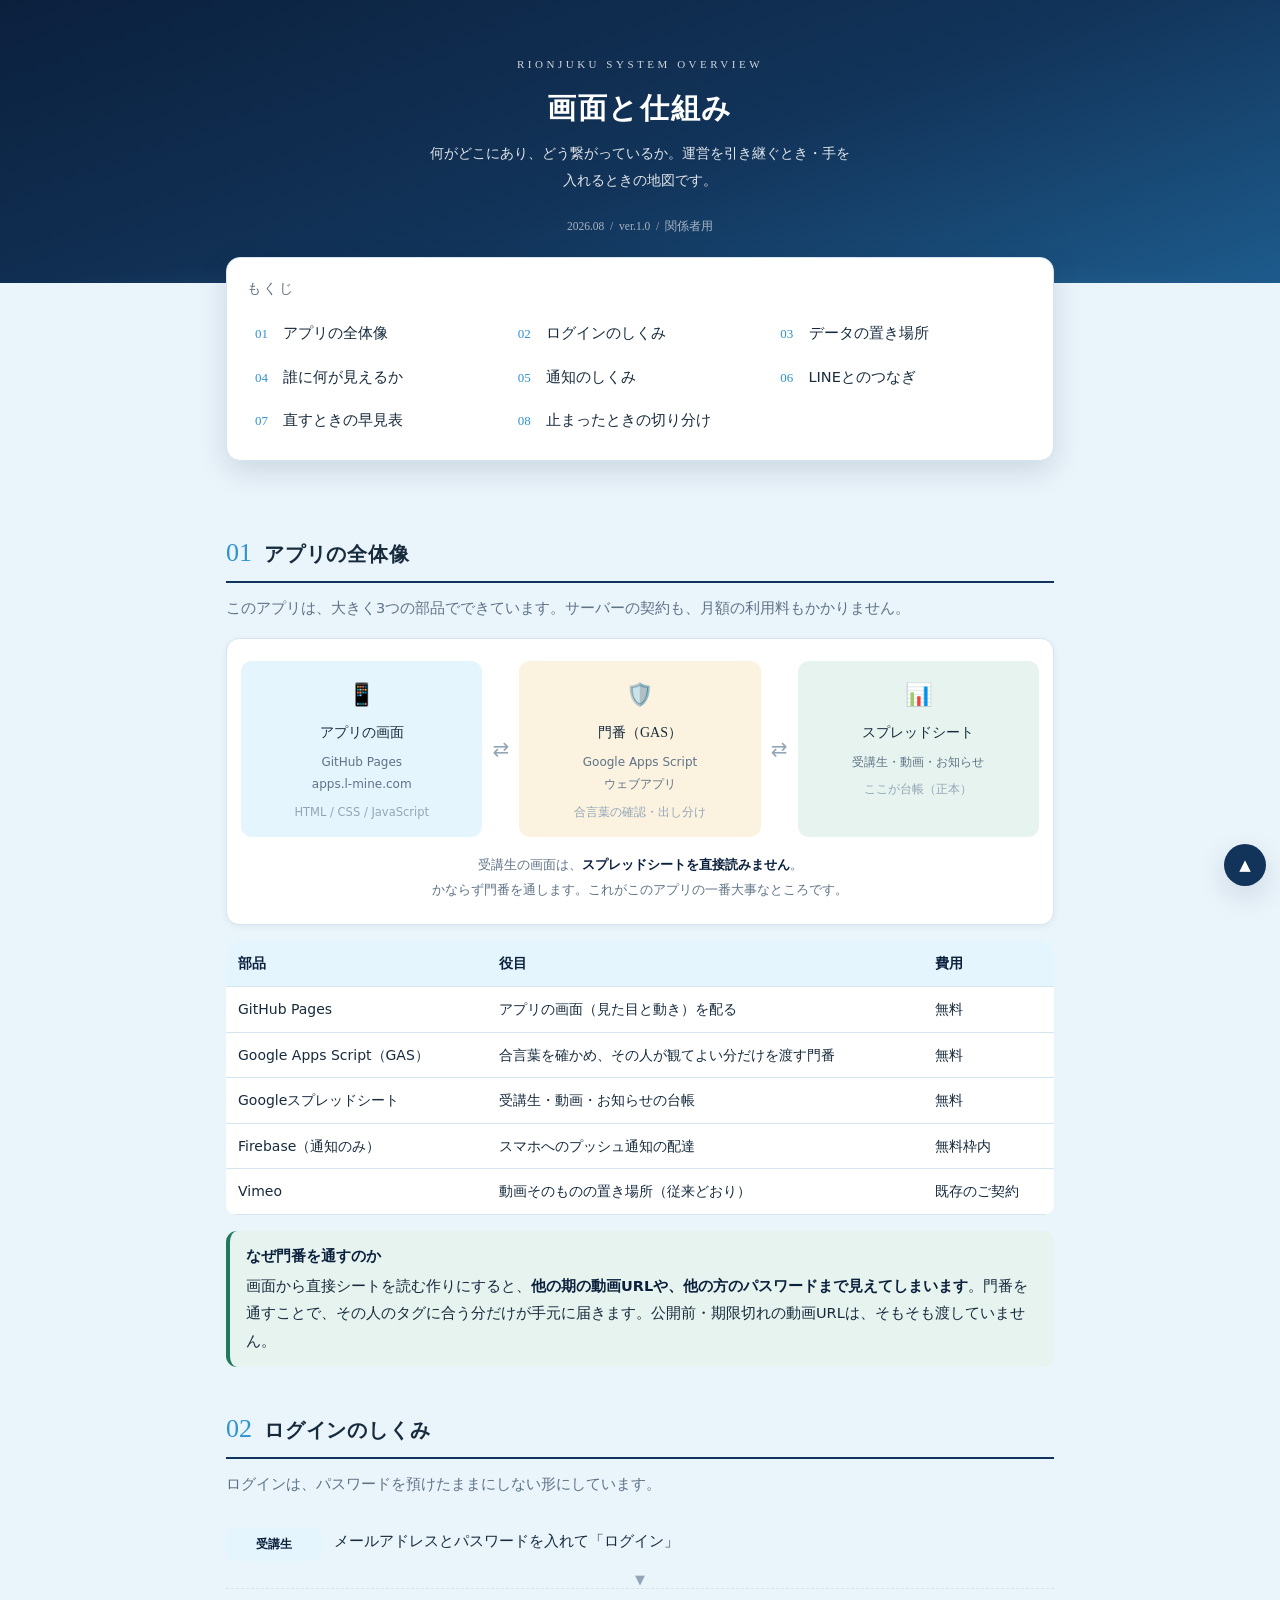
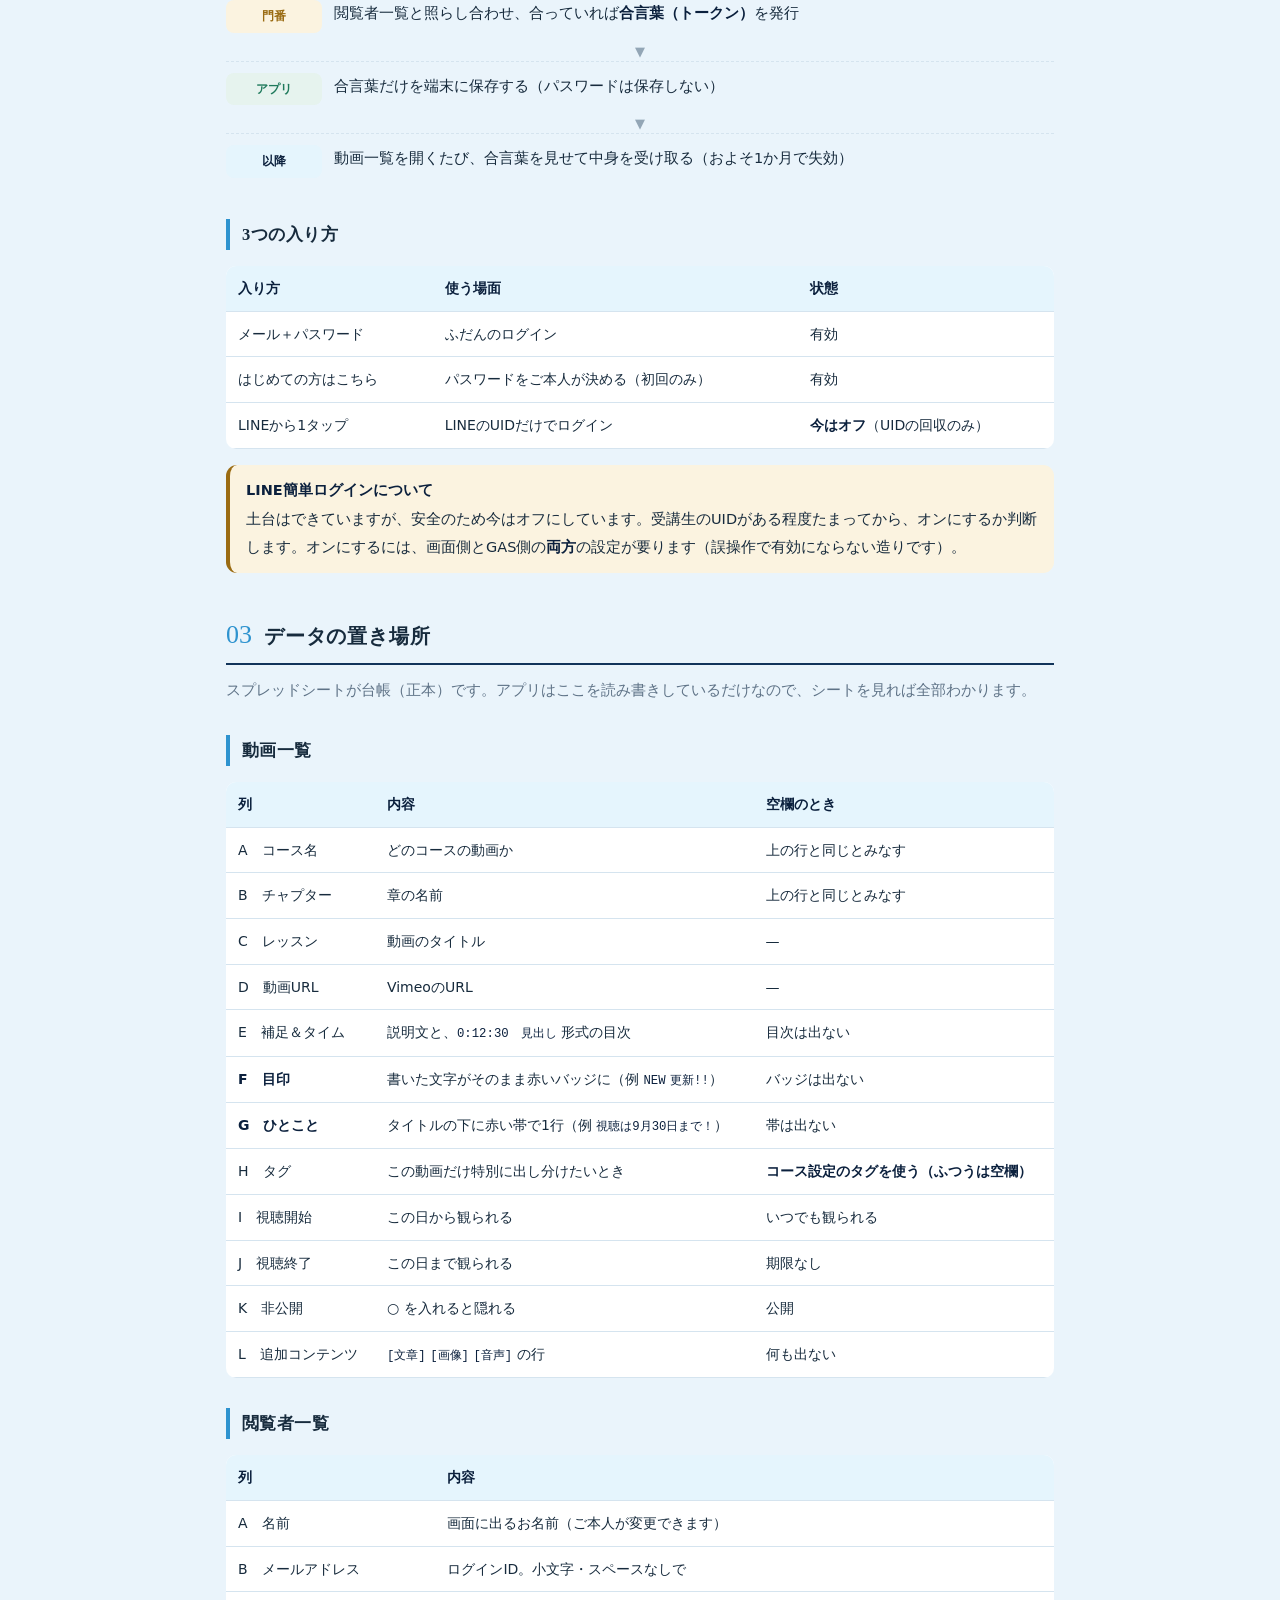
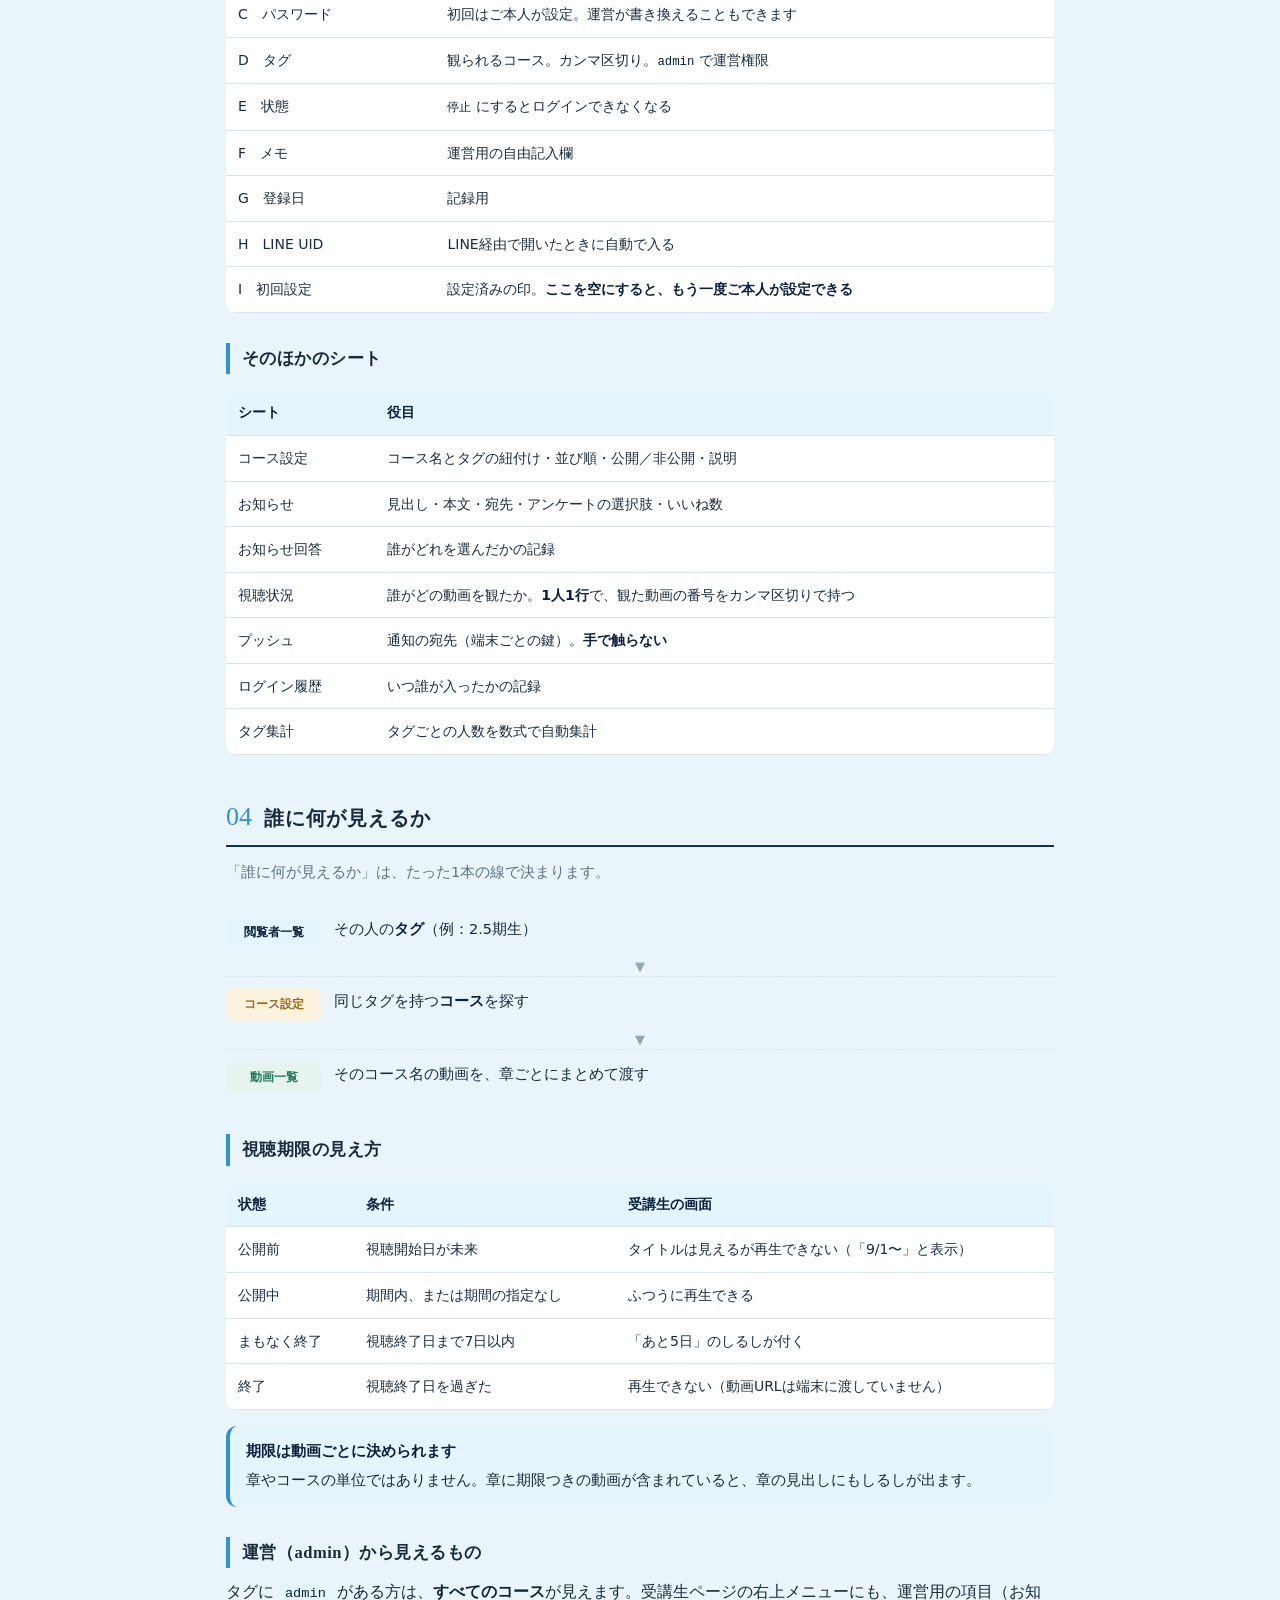
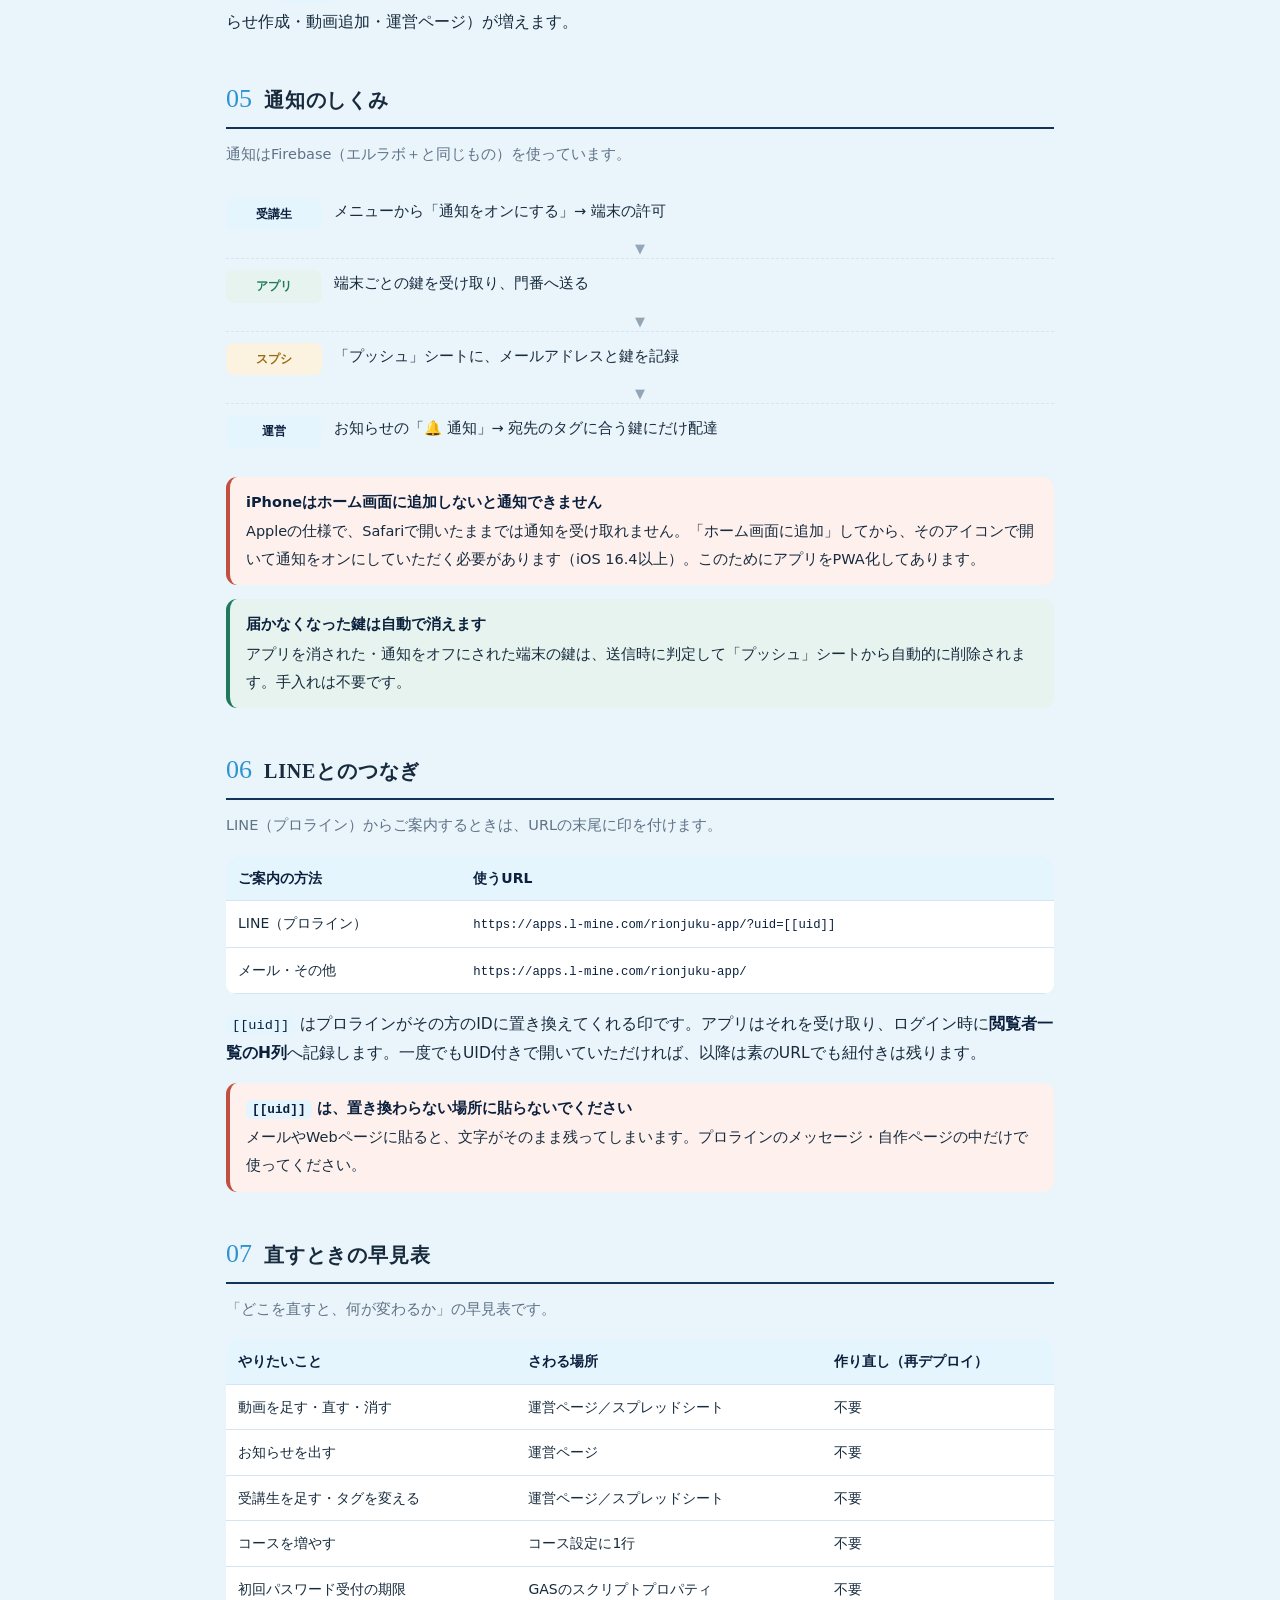
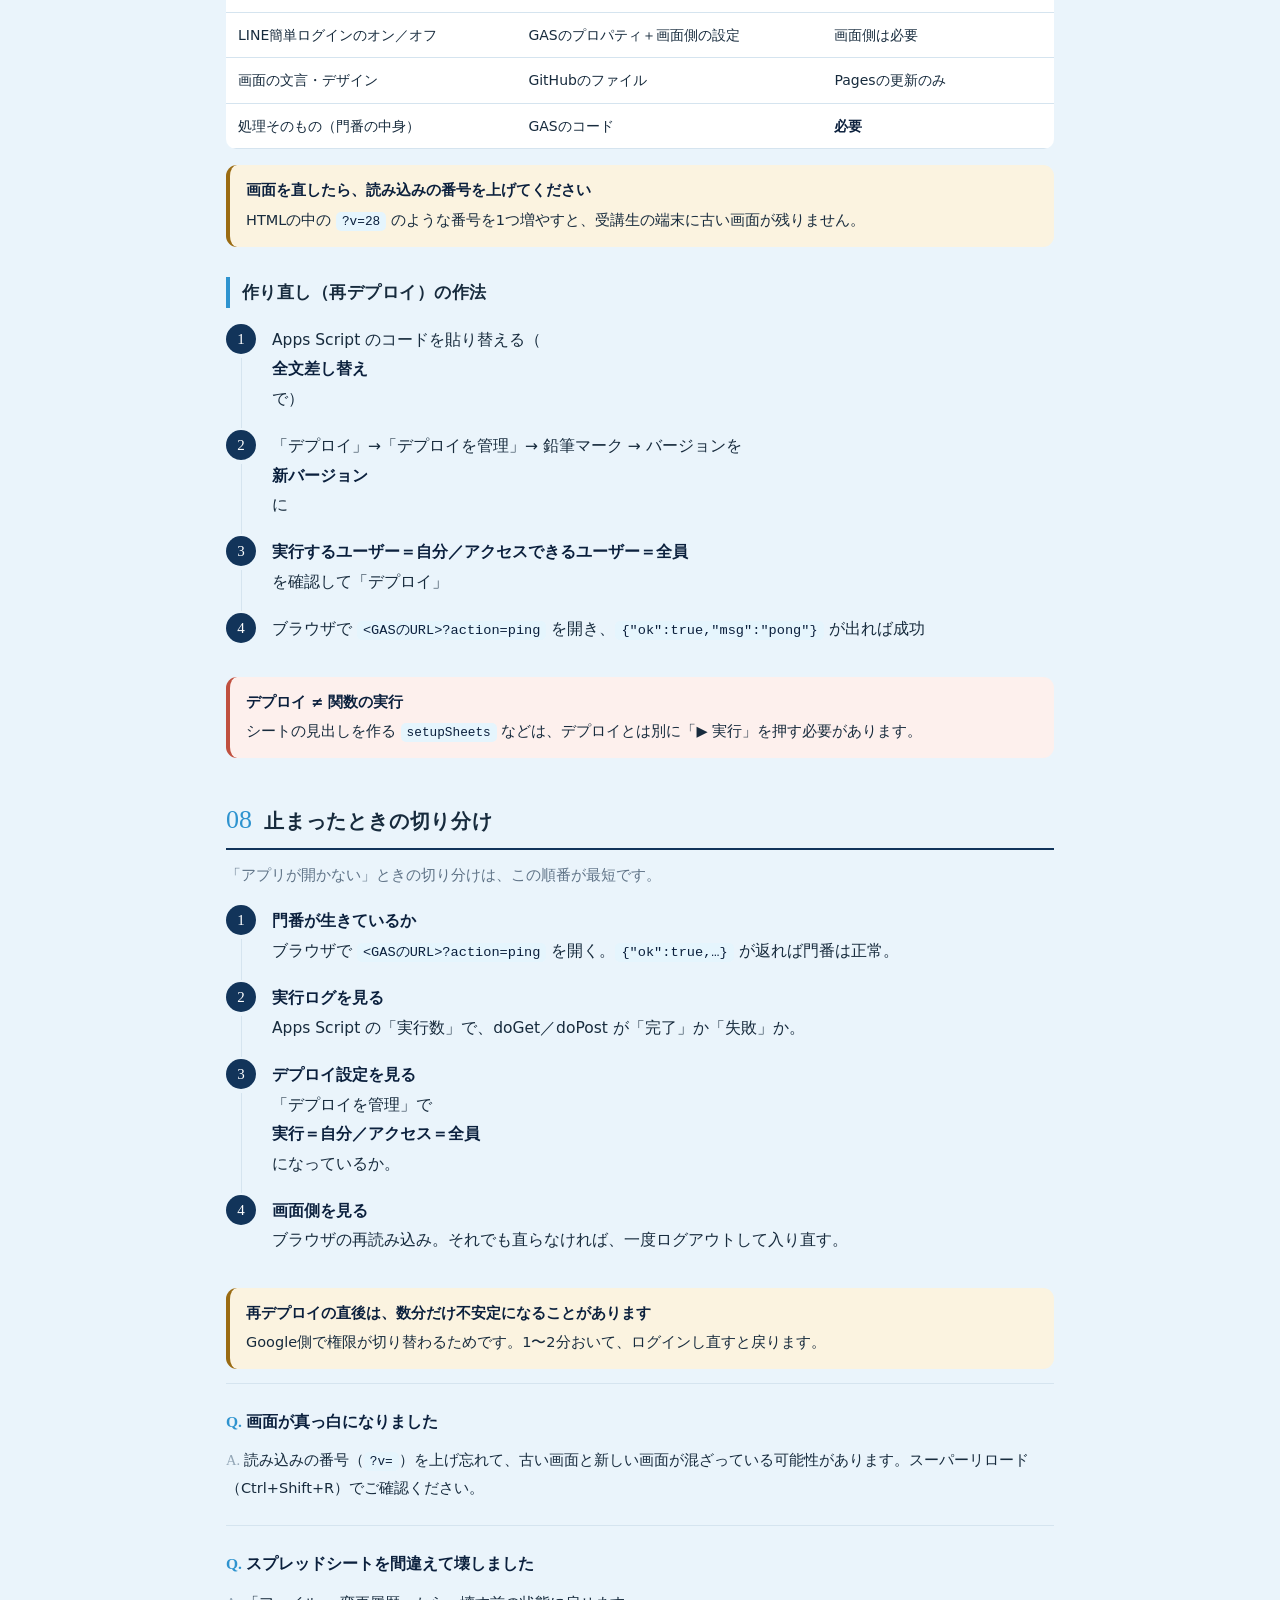
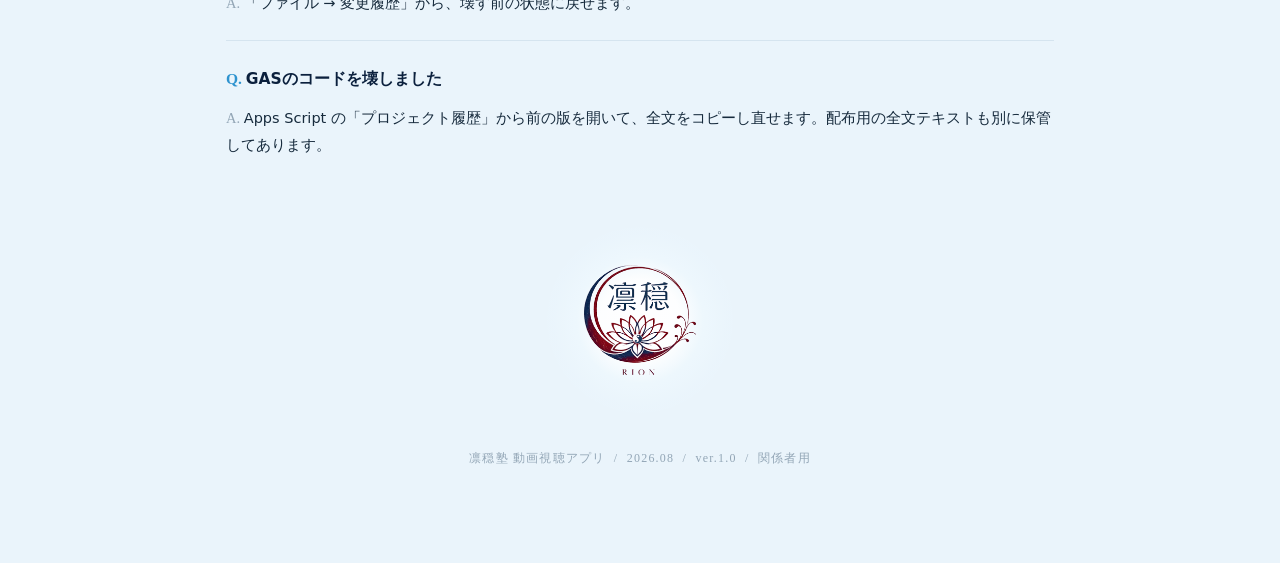
<file: manual-system.html>
<!DOCTYPE html>
<html lang="ja">
<head>
<meta charset="UTF-8">
<meta name="viewport" content="width=device-width, initial-scale=1.0">
<meta name="robots" content="noindex,nofollow">
<title>画面と仕組み｜凛穏塾 動画視聴アプリ</title>
<style>
*, *::before, *::after { box-sizing: border-box; }
html, body { margin: 0; padding: 0; }

:root {
  --ground:    #eaf4fb;
  --card:      #ffffff;
  --card-soft: #f4fafd;
  --ink:       #172b3d;
  --ink-soft:  #5f7387;
  --ink-faint: #93a6b6;
  --line:      #d5e4ef;
  --navy:      #12345a;
  --navy-dk:   #0b203d;
  --sky:       #2e93cf;
  --sky-soft:  #e5f5fd;
  --green:     #1f7a5c;
  --green-soft:#e6f3ee;
  --warn:      #c0503f;
  --warn-soft: #fdf0ed;
  --amber:     #9a6b12;
  --amber-soft:#fbf3e0;
  --shadow:    0 10px 30px rgba(7, 23, 44, .13);
  --serif: "Yu Mincho", YuMincho, "Hiragino Mincho ProN", "Noto Serif JP", "MS PMincho", serif;
  --sans: "Hiragino Kaku Gothic ProN", "Yu Gothic UI", "Yu Gothic", YuGothic, Meiryo, system-ui, sans-serif;
  --num: Georgia, "Times New Roman", serif;
  --mono: Consolas, "Cascadia Mono", ui-monospace, monospace;
}
@media (prefers-color-scheme: dark) {
  :root:not([data-theme="light"]) {
    --ground:#07172a; --card:#0e2338; --card-soft:#142a41;
    --ink:#e6eef5; --ink-soft:#9db1c3; --ink-faint:#6b8299; --line:#22405c;
    --navy:#9fc9e8; --navy-dk:#cfe6f6; --sky:#62b7e7; --sky-soft:#10293d;
    --green:#6cc39f; --green-soft:#102b23; --warn:#e0917f; --warn-soft:#33201c;
    --amber:#d1a95f; --amber-soft:#2b2312;
    --shadow:0 10px 30px rgba(0,0,0,.5);
  }
}
:root[data-theme="dark"] {
  --ground:#07172a; --card:#0e2338; --card-soft:#142a41;
  --ink:#e6eef5; --ink-soft:#9db1c3; --ink-faint:#6b8299; --line:#22405c;
  --navy:#9fc9e8; --navy-dk:#cfe6f6; --sky:#62b7e7; --sky-soft:#10293d;
  --green:#6cc39f; --green-soft:#102b23; --warn:#e0917f; --warn-soft:#33201c;
  --amber:#d1a95f; --amber-soft:#2b2312;
  --shadow:0 10px 30px rgba(0,0,0,.5);
}

body { background: var(--ground); color: var(--ink); font-family: var(--sans);
  line-height: 1.9; font-size: 15.5px; -webkit-text-size-adjust: 100%; }

/* ---------- 表紙 ---------- */
.cover { background: linear-gradient(160deg, #0b203d 0%, #12345a 55%, #1d5b8c 100%);
  color: #fff; padding: 54px 22px 46px; text-align: center; position: relative; overflow: hidden; }
.cover::after { content: ""; position: absolute; inset: auto -20% -60% -20%; height: 200px;
  background: radial-gradient(ellipse at center, rgba(98,183,231,.35), transparent 70%); }
.cover__kicker { font-family: var(--num); letter-spacing: .32em; font-size: 11px;
  opacity: .8; text-transform: uppercase; }
.cover__title { font-family: var(--serif); font-size: 29px; font-weight: 600;
  margin: 12px 0 10px; letter-spacing: .06em; line-height: 1.5; }
.cover__sub { font-size: 14px; opacity: .88; margin: 0 auto; max-width: 30em; }
.cover__meta { margin-top: 22px; font-family: var(--num); font-size: 11.5px; opacity: .62; }

/* ---------- 目次 ---------- */
.toc { max-width: 860px; margin: -26px auto 0; padding: 0 16px; position: relative; z-index: 2; }
.toc__box { background: var(--card); border: 1px solid var(--line); border-radius: 14px;
  box-shadow: var(--shadow); padding: 18px 20px; }
.toc__t { font-family: var(--serif); font-size: 14px; color: var(--ink-soft);
  letter-spacing: .16em; margin: 0 0 10px; }
.toc__list { list-style: none; margin: 0; padding: 0; display: grid; gap: 2px;
  grid-template-columns: repeat(auto-fit, minmax(240px, 1fr)); }
.toc__list a { display: flex; gap: 10px; align-items: baseline; text-decoration: none;
  color: var(--ink); padding: 7px 8px; border-radius: 8px; font-size: 14.5px; }
.toc__list a:hover { background: var(--sky-soft); }
.toc__no { font-family: var(--num); color: var(--sky); font-size: 13px; min-width: 1.4em; }

/* ---------- 本文 ---------- */
.wrap { max-width: 860px; margin: 0 auto; padding: 30px 16px 90px; }
.sec { margin: 44px 0 0; scroll-margin-top: 14px; }
.sec__head { display: flex; align-items: baseline; gap: 12px; border-bottom: 2px solid var(--navy);
  padding-bottom: 8px; margin-bottom: 6px; }
.sec__no { font-family: var(--num); font-size: 26px; color: var(--sky); line-height: 1; }
.sec__title { font-family: var(--serif); font-size: 20px; font-weight: 600; margin: 0;
  letter-spacing: .04em; }
.sec__lead { color: var(--ink-soft); font-size: 14.5px; margin: 12px 0 0; }

h3 { font-family: var(--serif); font-size: 16.5px; margin: 30px 0 8px; letter-spacing: .03em;
  padding-left: 12px; border-left: 4px solid var(--sky); }
p { margin: 10px 0; }
b, strong { color: var(--navy-dk); font-weight: 700; }
a { color: var(--sky); }
code { font-family: var(--mono); font-size: .88em; background: var(--sky-soft);
  padding: 2px 6px; border-radius: 5px; color: var(--navy-dk); word-break: break-all; }

/* ---------- カード・囲み ---------- */
.card { background: var(--card); border: 1px solid var(--line); border-radius: 13px;
  padding: 16px 18px; margin: 16px 0; box-shadow: 0 2px 8px rgba(7,23,44,.05); }
.card__t { font-family: var(--serif); font-size: 15.5px; margin: 0 0 8px; color: var(--navy-dk); }
.note { border-radius: 11px; padding: 12px 16px; margin: 14px 0; font-size: 14.5px;
  border-left: 4px solid var(--sky); background: var(--sky-soft); }
.note > b:first-child { display: block; margin-bottom: 2px; }
.note--warn  { border-left-color: var(--warn);  background: var(--warn-soft); }
.note--ok    { border-left-color: var(--green); background: var(--green-soft); }
.note--amber { border-left-color: var(--amber); background: var(--amber-soft); }

/* ---------- 手順 ---------- */
.steps { list-style: none; counter-reset: st; margin: 16px 0; padding: 0; }
.steps > li { counter-increment: st; position: relative; padding: 2px 0 16px 46px; }
.steps > li::before { content: counter(st); position: absolute; left: 0; top: 0;
  width: 30px; height: 30px; border-radius: 50%; background: var(--navy); color: #fff;
  font-family: var(--num); font-size: 15px; display: flex; align-items: center;
  justify-content: center; }
.steps > li::after { content: ""; position: absolute; left: 15px; top: 34px; bottom: 2px;
  width: 1px; background: var(--line); }
.steps > li:last-child::after { display: none; }
.steps b { display: block; }

/* ---------- 表 ---------- */
.tablewrap { overflow-x: auto; margin: 16px 0; -webkit-overflow-scrolling: touch; }
table { border-collapse: collapse; width: 100%; font-size: 14px; background: var(--card);
  border-radius: 10px; overflow: hidden; min-width: 460px; }
th, td { border-bottom: 1px solid var(--line); padding: 9px 12px; text-align: left;
  vertical-align: top; }
th { background: var(--sky-soft); color: var(--navy-dk); font-weight: 700; white-space: nowrap; }
td code { background: transparent; padding: 0; }

/* ---------- 画面イメージ（共通の枠） ---------- */
.shot { margin: 20px 0 24px; }
.shot__cap { font-size: 12.5px; color: var(--ink-faint); text-align: center;
  margin-top: 9px; font-family: var(--num); letter-spacing: .08em; }
.shot--row { display: flex; gap: 18px; flex-wrap: wrap; justify-content: center; }

/* スマホ枠 */
.phone { width: 300px; margin: 0 auto; background: #16283a; border-radius: 30px;
  padding: 9px; box-shadow: var(--shadow); }
.phone__scr { background: #07172c; border-radius: 23px; overflow: hidden; position: relative;
  color: #eaf4fb; font-size: 12px; line-height: 1.65; }
.phone--img { padding: 7px; }
.phone__img { display: block; width: 100%; height: auto; border-radius: 17px; }
.phone__notch { position: absolute; top: 0; left: 50%; transform: translateX(-50%);
  width: 96px; height: 17px; background: #16283a; border-radius: 0 0 12px 12px; z-index: 5; }

/* PC枠 */
.win { max-width: 660px; margin: 0 auto; background: #16283a; border-radius: 12px;
  padding: 0 0 8px; box-shadow: var(--shadow); }
.win__bar { display: flex; align-items: center; gap: 6px; padding: 9px 12px; }
.win__dot { width: 9px; height: 9px; border-radius: 50%; background: #43596e; }
.win__url { flex: 1; margin-left: 8px; background: #0b1e30; color: #8fa9bd; font-size: 10.5px;
  font-family: var(--mono); padding: 4px 10px; border-radius: 20px; overflow: hidden;
  white-space: nowrap; text-overflow: ellipsis; }
.win__scr { background: #07172c; margin: 0 8px; border-radius: 7px; overflow: hidden;
  color: #eaf4fb; font-size: 11.5px; line-height: 1.6; }

/* ---------- アプリ画面の再現パーツ ---------- */
.a-hd { display: flex; align-items: center; gap: 8px; padding: 11px 12px;
  background: linear-gradient(100deg, #0b2743, #14456f);
  border-bottom: 1px solid rgba(255,255,255,.09); }
.a-brand { font-family: var(--serif); font-size: 13px; letter-spacing: .18em; }
.a-brand small { display: block; font-family: var(--num); font-size: 6.5px;
  letter-spacing: .3em; opacity: .6; }
.a-sp { flex: 1; }
.a-chip { border: 1px solid rgba(255,255,255,.28); border-radius: 20px; padding: 2px 9px;
  font-size: 9.5px; white-space: nowrap; }
.a-body { padding: 12px; }
.a-h1 { font-family: var(--serif); font-size: 15px; margin: 2px 0 8px; letter-spacing: .04em; }
.a-lead { color: #9db6cc; font-size: 10.5px; margin: 0 0 10px; }
.a-field { margin-bottom: 9px; }
.a-label { font-size: 9.5px; color: #9db6cc; letter-spacing: .1em; display: block;
  margin-bottom: 3px; }
.a-input { background: rgba(255,255,255,.06); border: 1px solid rgba(255,255,255,.16);
  border-radius: 8px; padding: 7px 9px; font-size: 11px; color: #cfe2f2; }
.a-input--fill { color: #eaf4fb; }
.a-btn { display: block; text-align: center; background: linear-gradient(100deg,#1d5b8c,#2e93cf);
  color: #fff; border-radius: 9px; padding: 8px; font-size: 11.5px; font-weight: 700;
  margin-top: 11px; }
.a-btn--ghost { background: transparent; border: 1px solid rgba(255,255,255,.25); }
.a-link { display: block; text-align: center; color: #8fd0f5; font-size: 10px;
  margin-top: 10px; text-decoration: underline; }
.a-note { color: #7f97ab; font-size: 9.5px; text-align: center; margin-top: 9px; line-height: 1.7; }
.a-card { background: rgba(255,255,255,.055); border: 1px solid rgba(255,255,255,.1);
  border-radius: 9px; padding: 9px 10px; margin-bottom: 8px; }
.a-card__t { font-family: var(--serif); font-size: 11.5px; margin-bottom: 3px; }
.a-muted { color: #8ba4b9; font-size: 9.5px; }
.a-vid { background: #000; border-radius: 7px; aspect-ratio: 16/9; display: flex;
  align-items: center; justify-content: center; color: #55708a; font-size: 18px; }
.a-marks { display: flex; flex-wrap: wrap; gap: 5px; }
.a-mark { background: rgba(98,183,231,.16); border: 1px solid rgba(98,183,231,.4);
  color: #a8dcf7; border-radius: 20px; padding: 2px 8px; font-size: 9.5px;
  font-family: var(--num); }
.a-side { background: rgba(255,255,255,.03); border-right: 1px solid rgba(255,255,255,.08);
  padding: 9px; }
.a-chap { border-radius: 7px; padding: 5px 8px; font-size: 9.5px; white-space: nowrap; margin-bottom: 4px;
  color: #fff; font-weight: 700; display: flex; justify-content: space-between; gap: 6px; }
.cc0 { background: #1f5f8b; } .cc1 { background: #2b7a6b; } .cc2 { background: #6a4b8a; }
.cc3 { background: #8a5a2b; } .cc4 { background: #2b5f8a; } .cc5 { background: #7a2b4b; }
.a-lesson { font-size: 10px; padding: 4px 8px 4px 14px; color: #c6d8e7;
  border-left: 1px solid rgba(255,255,255,.12); margin-left: 6px; }
.a-lesson.on { color: #fff; background: rgba(98,183,231,.14); border-radius: 0 6px 6px 0; }
.a-lim { display: inline-block; font-size: 8.5px; border-radius: 4px; padding: 0 5px;
  margin-left: 4px; font-family: var(--num); }
.a-lim--soon { background: #6b3a1e; color: #ffd7a8; }
.a-lim--before { background: #23405c; color: #a8cbe6; }
.a-menu { background: #0e2338; border: 1px solid rgba(255,255,255,.14); border-radius: 10px;
  padding: 5px; margin-top: 6px; }
.a-menu div { font-size: 10.5px; padding: 5px 8px; border-radius: 6px; }
.a-menu div.sep { padding: 0; margin: 4px 6px; height: 1px; background: rgba(255,255,255,.1); }
.a-menu div.adm { color: #ffd8a3; }
.a-tabs { display: flex; gap: 5px; padding: 8px 10px 0; }
.a-tab { font-size: 10px; padding: 4px 9px; border-radius: 7px 7px 0 0;
  background: rgba(255,255,255,.06); color: #a8c2d6; }
.a-tab.on { background: #123a5e; color: #fff; font-weight: 700; }
.a-toolbar { display: flex; gap: 5px; align-items: center; padding: 8px 10px; flex-wrap: wrap; }
.a-pill { font-size: 9px; border-radius: 20px; padding: 2px 8px;
  background: rgba(255,255,255,.07); color: #b6cee0; border: 1px solid rgba(255,255,255,.12); }
.a-pill.on { background: #2e93cf; color: #06182a; border-color: #2e93cf; font-weight: 700; }
.a-pill .n { font-family: var(--num); opacity: .75; margin-left: 3px; }
.a-tbl { width: 100%; border-collapse: collapse; font-size: 9.5px; min-width: 0; background: none; }
.a-tbl th { background: rgba(98,183,231,.12); color: #bcdcf2; padding: 4px 6px;
  border-bottom: 1px solid rgba(255,255,255,.12); white-space: nowrap; }
.a-tbl td { padding: 4px 6px; border-bottom: 1px solid rgba(255,255,255,.07); color: #d3e3f0; }
.a-badge { border-radius: 4px; font-size: 8.5px; padding: 1px 5px; }
.a-badge--ok { background: rgba(108,195,159,.2); color: #8fe0bd; }
.a-tag { background: rgba(255,255,255,.09); border-radius: 4px; font-size: 8.5px;
  padding: 1px 5px; margin-right: 3px; display: inline-block; }
.a-modal { background: #0e2338; border: 1px solid rgba(255,255,255,.16); border-radius: 11px;
  padding: 11px; margin: 10px; box-shadow: 0 12px 30px rgba(0,0,0,.5); }
.a-modal__t { font-family: var(--serif); font-size: 12px; margin-bottom: 8px;
  padding-bottom: 6px; border-bottom: 1px solid rgba(255,255,255,.12); }
.a-row2 { display: flex; gap: 6px; }
.a-row2 > * { flex: 1; }
.a-block { border: 1px dashed rgba(255,255,255,.22); border-radius: 8px; padding: 6px 8px;
  margin-bottom: 6px; font-size: 10px; }
.a-block__h { font-size: 8.5px; color: #8fd0f5; letter-spacing: .1em; margin-bottom: 3px; }
.a-add { display: flex; gap: 5px; margin-top: 6px; }
.a-add span { font-size: 9.5px; border: 1px solid rgba(255,255,255,.25); border-radius: 20px;
  padding: 2px 9px; color: #bcdcf2; }
.a-drawer { position: absolute; left: 8px; bottom: 12px; background: #123a5e; color: #fff;
  font-size: 10px; padding: 5px 12px; border-radius: 0 8px 8px 0; }
.a-toast { background: #0e2338; border: 1px solid rgba(255,255,255,.16); border-radius: 10px;
  padding: 12px; margin: 26px 12px; text-align: center; }
.a-dots { display: flex; gap: 4px; justify-content: center; margin-top: 8px; }
.a-dots i { width: 5px; height: 5px; border-radius: 50%; background: rgba(255,255,255,.25); }
.a-dots i.on { background: #62b7e7; }
.a-sys { background: #dfe6ec; color: #1b2a38; font-size: 10px; border-radius: 9px;
  padding: 8px 10px; margin: 8px; }
.a-sys b { color: #1b2a38; }
.a-sysbtn { background: #fff; border: 1px solid #b9c6d1; border-radius: 6px; padding: 3px 8px;
  display: inline-block; margin-top: 5px; font-size: 9.5px; }

/* ---------- 足元のロゴ ---------- */
/* 白地のロゴを、白い光の中に multiply で重ねる。
   明るい紙面でも濃紺のダークモードでも、四角い画像に見えない。 */
.mark { position: relative; width: 186px; height: 186px; margin: 44px auto 0;
  display: flex; align-items: center; justify-content: center; }
.mark::before { content: ""; position: absolute; inset: 0; border-radius: 50%;
  background: radial-gradient(circle, rgba(255,255,255,.97) 0%, rgba(255,255,255,.92) 30%,
    rgba(240,250,255,.55) 48%, rgba(235,247,255,.22) 66%, rgba(255,255,255,0) 84%); }
.mark img { position: relative; width: 112px; height: 112px; mix-blend-mode: multiply; }

/* ---------- 流れ図 ---------- */
.flow { margin: 18px 0; }
.flow__row { display: grid; grid-template-columns: 96px 1fr; gap: 12px; align-items: start;
  padding: 11px 0; border-top: 1px dashed var(--line); }
.flow__row:first-child { border-top: 0; }
.flow__who { font-size: 12px; text-align: center; border-radius: 8px; padding: 5px 4px;
  background: var(--sky-soft); color: var(--navy-dk); font-weight: 700; }
.flow__who--sys { background: var(--green-soft); color: var(--green); }
.flow__who--gas { background: var(--amber-soft); color: var(--amber); }
.flow__what { font-size: 14.5px; }
.flow__arrow { text-align: center; color: var(--ink-faint); font-size: 13px; margin: -4px 0; }

/* ---------- その他 ---------- */
.kv { display: grid; grid-template-columns: 7.5em 1fr; gap: 4px 12px; font-size: 14.5px;
  margin: 10px 0; }
.kv dt { color: var(--ink-soft); }
.kv dd { margin: 0; }
.qa { border-top: 1px solid var(--line); padding: 13px 0; }
.qa__q { font-weight: 700; color: var(--navy-dk); }
.qa__q::before { content: "Q. "; font-family: var(--num); color: var(--sky); }
.qa__a { font-size: 14.5px; margin-top: 3px; }
.qa__a::before { content: "A. "; font-family: var(--num); color: var(--ink-faint); }
.foot { text-align: center; color: var(--ink-faint); font-size: 12px; margin-top: 60px;
  padding-top: 20px; border-top: 1px solid var(--line); font-family: var(--num);
  letter-spacing: .1em; }
.top { position: fixed; right: 14px; bottom: 14px; background: var(--navy); color: #fff;
  border-radius: 50%; width: 42px; height: 42px; display: flex; align-items: center;
  justify-content: center; text-decoration: none; box-shadow: var(--shadow); font-size: 15px; }

@media print {
  .top, .toc { display: none; }
  body { background: #fff; }
  .sec { break-inside: avoid; }
}
@media (max-width: 560px) {
  body { font-size: 15px; }
  .cover__title { font-size: 23px; }
  .sec__title { font-size: 17.5px; }
  .win { max-width: 100%; }
  .kv { grid-template-columns: 1fr; gap: 0 0; }
  .kv dt { margin-top: 8px; font-size: 12.5px; }
  .flow__row { grid-template-columns: 74px 1fr; }
}
</style>
</head>
<body>
<header class="cover">
  <div class="cover__kicker">RIONJUKU SYSTEM OVERVIEW</div>
  <h1 class="cover__title">画面と仕組み</h1>
  <p class="cover__sub">何がどこにあり、どう繋がっているか。運営を引き継ぐとき・手を入れるときの地図です。</p>
  <div class="cover__meta">2026.08 &nbsp;/&nbsp; ver.1.0 &nbsp;/&nbsp; 関係者用</div>
</header>

<nav class="toc"><div class="toc__box">
  <p class="toc__t">もくじ</p>
  <ul class="toc__list"><li><a href="#s1"><span class="toc__no">01</span><span>アプリの全体像</span></a></li><li><a href="#s2"><span class="toc__no">02</span><span>ログインのしくみ</span></a></li><li><a href="#s3"><span class="toc__no">03</span><span>データの置き場所</span></a></li><li><a href="#s4"><span class="toc__no">04</span><span>誰に何が見えるか</span></a></li><li><a href="#s5"><span class="toc__no">05</span><span>通知のしくみ</span></a></li><li><a href="#s6"><span class="toc__no">06</span><span>LINEとのつなぎ</span></a></li><li><a href="#s7"><span class="toc__no">07</span><span>直すときの早見表</span></a></li><li><a href="#s8"><span class="toc__no">08</span><span>止まったときの切り分け</span></a></li></ul>
</div></nav>

<main class="wrap"><section class="sec" id="s1"><div class="sec__head"><span class="sec__no">01</span><h2 class="sec__title">アプリの全体像</h2></div><p class="sec__lead">このアプリは、大きく3つの部品でできています。サーバーの契約も、月額の利用料もかかりません。</p>
<div class="card" style="text-align:center;padding:22px 14px">
  <div style="display:flex;gap:10px;justify-content:center;align-items:stretch;flex-wrap:wrap">
    <div style="flex:1;min-width:150px;background:var(--sky-soft);border-radius:11px;padding:13px 10px">
      <div style="font-size:22px">&#128241;</div>
      <div style="font-family:var(--serif);font-size:14px;margin:4px 0">アプリの画面</div>
      <div style="font-size:12px;color:var(--ink-soft)">GitHub Pages<br>
        apps.l-mine.com</div>
      <div style="font-size:11.5px;color:var(--ink-faint);margin-top:6px">HTML / CSS / JavaScript</div>
    </div>
    <div style="display:flex;align-items:center;color:var(--ink-faint);font-size:20px">&#8644;</div>
    <div style="flex:1;min-width:150px;background:var(--amber-soft);border-radius:11px;padding:13px 10px">
      <div style="font-size:22px">&#128737;&#65039;</div>
      <div style="font-family:var(--serif);font-size:14px;margin:4px 0">門番（GAS）</div>
      <div style="font-size:12px;color:var(--ink-soft)">Google Apps Script<br>ウェブアプリ</div>
      <div style="font-size:11.5px;color:var(--ink-faint);margin-top:6px">合言葉の確認・出し分け</div>
    </div>
    <div style="display:flex;align-items:center;color:var(--ink-faint);font-size:20px">&#8644;</div>
    <div style="flex:1;min-width:150px;background:var(--green-soft);border-radius:11px;padding:13px 10px">
      <div style="font-size:22px">&#128202;</div>
      <div style="font-family:var(--serif);font-size:14px;margin:4px 0">スプレッドシート</div>
      <div style="font-size:12px;color:var(--ink-soft)">受講生・動画・お知らせ</div>
      <div style="font-size:11.5px;color:var(--ink-faint);margin-top:6px">ここが台帳（正本）</div>
    </div>
  </div>
  <p style="font-size:13px;color:var(--ink-soft);margin:16px 0 0">
    受講生の画面は、<b>スプレッドシートを直接読みません</b>。<br>
    かならず門番を通します。これがこのアプリの一番大事なところです。</p>
</div><div class="tablewrap"><table><thead><tr><th>部品</th><th>役目</th><th>費用</th></tr></thead><tbody><tr><td>GitHub Pages</td><td>アプリの画面（見た目と動き）を配る</td><td>無料</td></tr><tr><td>Google Apps Script（GAS）</td><td>合言葉を確かめ、その人が観てよい分だけを渡す門番</td><td>無料</td></tr><tr><td>Googleスプレッドシート</td><td>受講生・動画・お知らせの台帳</td><td>無料</td></tr><tr><td>Firebase（通知のみ）</td><td>スマホへのプッシュ通知の配達</td><td>無料枠内</td></tr><tr><td>Vimeo</td><td>動画そのものの置き場所（従来どおり）</td><td>既存のご契約</td></tr></tbody></table></div><div class="note note--ok"><b>なぜ門番を通すのか</b>画面から直接シートを読む作りにすると、<b>他の期の動画URLや、他の方のパスワードまで見えてしまいます</b>。門番を通すことで、その人のタグに合う分だけが手元に届きます。公開前・期限切れの動画URLは、そもそも渡していません。</div></section><section class="sec" id="s2"><div class="sec__head"><span class="sec__no">02</span><h2 class="sec__title">ログインのしくみ</h2></div><p class="sec__lead">ログインは、パスワードを預けたままにしない形にしています。</p><div class="flow"><div class="flow__row"><div class="flow__who">受講生</div><div class="flow__what">メールアドレスとパスワードを入れて「ログイン」</div></div><p class="flow__arrow">&#9660;</p><div class="flow__row"><div class="flow__who flow__who--gas">門番</div><div class="flow__what">閲覧者一覧と照らし合わせ、合っていれば<b>合言葉（トークン）</b>を発行</div></div><p class="flow__arrow">&#9660;</p><div class="flow__row"><div class="flow__who flow__who--sys">アプリ</div><div class="flow__what">合言葉だけを端末に保存する（パスワードは保存しない）</div></div><p class="flow__arrow">&#9660;</p><div class="flow__row"><div class="flow__who">以降</div><div class="flow__what">動画一覧を開くたび、合言葉を見せて中身を受け取る（およそ1か月で失効）</div></div></div><h3>3つの入り方</h3><div class="tablewrap"><table><thead><tr><th>入り方</th><th>使う場面</th><th>状態</th></tr></thead><tbody><tr><td>メール＋パスワード</td><td>ふだんのログイン</td><td>有効</td></tr><tr><td>はじめての方はこちら</td><td>パスワードをご本人が決める（初回のみ）</td><td>有効</td></tr><tr><td>LINEから1タップ</td><td>LINEのUIDだけでログイン</td><td><b>今はオフ</b>（UIDの回収のみ）</td></tr></tbody></table></div><div class="note note--amber"><b>LINE簡単ログインについて</b>土台はできていますが、安全のため今はオフにしています。受講生のUIDがある程度たまってから、オンにするか判断します。オンにするには、画面側とGAS側の<b>両方</b>の設定が要ります（誤操作で有効にならない造りです）。</div></section><section class="sec" id="s3"><div class="sec__head"><span class="sec__no">03</span><h2 class="sec__title">データの置き場所</h2></div><p class="sec__lead">スプレッドシートが台帳（正本）です。アプリはここを読み書きしているだけなので、シートを見れば全部わかります。</p><h3>動画一覧</h3><div class="tablewrap"><table><thead><tr><th>列</th><th>内容</th><th>空欄のとき</th></tr></thead><tbody><tr><td>A　コース名</td><td>どのコースの動画か</td><td>上の行と同じとみなす</td></tr><tr><td>B　チャプター</td><td>章の名前</td><td>上の行と同じとみなす</td></tr><tr><td>C　レッスン</td><td>動画のタイトル</td><td>—</td></tr><tr><td>D　動画URL</td><td>VimeoのURL</td><td>—</td></tr><tr><td>E　補足＆タイム</td><td>説明文と、<code>0:12:30　見出し</code> 形式の目次</td><td>目次は出ない</td></tr><tr><td><b>F　目印</b></td><td>書いた文字がそのまま赤いバッジに（例 <code>NEW</code> <code>更新!!</code>）</td><td>バッジは出ない</td></tr><tr><td><b>G　ひとこと</b></td><td>タイトルの下に赤い帯で1行（例 <code>視聴は9月30日まで！</code>）</td><td>帯は出ない</td></tr><tr><td>H　タグ</td><td>この動画だけ特別に出し分けたいとき</td><td><b>コース設定のタグを使う（ふつうは空欄）</b></td></tr><tr><td>I　視聴開始</td><td>この日から観られる</td><td>いつでも観られる</td></tr><tr><td>J　視聴終了</td><td>この日まで観られる</td><td>期限なし</td></tr><tr><td>K　非公開</td><td>○ を入れると隠れる</td><td>公開</td></tr><tr><td>L　追加コンテンツ</td><td><code>[文章]</code> <code>[画像]</code> <code>[音声]</code> の行</td><td>何も出ない</td></tr></tbody></table></div><h3>閲覧者一覧</h3><div class="tablewrap"><table><thead><tr><th>列</th><th>内容</th></tr></thead><tbody><tr><td>A　名前</td><td>画面に出るお名前（ご本人が変更できます）</td></tr><tr><td>B　メールアドレス</td><td>ログインID。小文字・スペースなしで</td></tr><tr><td>C　パスワード</td><td>初回はご本人が設定。運営が書き換えることもできます</td></tr><tr><td>D　タグ</td><td>観られるコース。カンマ区切り。<code>admin</code> で運営権限</td></tr><tr><td>E　状態</td><td><code>停止</code> にするとログインできなくなる</td></tr><tr><td>F　メモ</td><td>運営用の自由記入欄</td></tr><tr><td>G　登録日</td><td>記録用</td></tr><tr><td>H　LINE UID</td><td>LINE経由で開いたときに自動で入る</td></tr><tr><td>I　初回設定</td><td>設定済みの印。<b>ここを空にすると、もう一度ご本人が設定できる</b></td></tr></tbody></table></div><h3>そのほかのシート</h3><div class="tablewrap"><table><thead><tr><th>シート</th><th>役目</th></tr></thead><tbody><tr><td>コース設定</td><td>コース名とタグの紐付け・並び順・公開／非公開・説明</td></tr><tr><td>お知らせ</td><td>見出し・本文・宛先・アンケートの選択肢・いいね数</td></tr><tr><td>お知らせ回答</td><td>誰がどれを選んだかの記録</td></tr><tr><td>視聴状況</td><td>誰がどの動画を観たか。<b>1人1行</b>で、観た動画の番号をカンマ区切りで持つ</td></tr><tr><td>プッシュ</td><td>通知の宛先（端末ごとの鍵）。<b>手で触らない</b></td></tr><tr><td>ログイン履歴</td><td>いつ誰が入ったかの記録</td></tr><tr><td>タグ集計</td><td>タグごとの人数を数式で自動集計</td></tr></tbody></table></div></section><section class="sec" id="s4"><div class="sec__head"><span class="sec__no">04</span><h2 class="sec__title">誰に何が見えるか</h2></div><p class="sec__lead">「誰に何が見えるか」は、たった1本の線で決まります。</p><div class="flow"><div class="flow__row"><div class="flow__who">閲覧者一覧</div><div class="flow__what">その人の<b>タグ</b>（例：2.5期生）</div></div><p class="flow__arrow">&#9660;</p><div class="flow__row"><div class="flow__who flow__who--gas">コース設定</div><div class="flow__what">同じタグを持つ<b>コース</b>を探す</div></div><p class="flow__arrow">&#9660;</p><div class="flow__row"><div class="flow__who flow__who--sys">動画一覧</div><div class="flow__what">そのコース名の動画を、章ごとにまとめて渡す</div></div></div><h3>視聴期限の見え方</h3><div class="tablewrap"><table><thead><tr><th>状態</th><th>条件</th><th>受講生の画面</th></tr></thead><tbody><tr><td>公開前</td><td>視聴開始日が未来</td><td>タイトルは見えるが再生できない（「9/1〜」と表示）</td></tr><tr><td>公開中</td><td>期間内、または期間の指定なし</td><td>ふつうに再生できる</td></tr><tr><td>まもなく終了</td><td>視聴終了日まで7日以内</td><td>「あと5日」のしるしが付く</td></tr><tr><td>終了</td><td>視聴終了日を過ぎた</td><td>再生できない（動画URLは端末に渡していません）</td></tr></tbody></table></div><div class="note"><b>期限は動画ごとに決められます</b>章やコースの単位ではありません。章に期限つきの動画が含まれていると、章の見出しにもしるしが出ます。</div><h3>運営（admin）から見えるもの</h3><p>タグに <code>admin</code> がある方は、<b>すべてのコース</b>が見えます。受講生ページの右上メニューにも、運営用の項目（お知らせ作成・動画追加・運営ページ）が増えます。</p></section><section class="sec" id="s5"><div class="sec__head"><span class="sec__no">05</span><h2 class="sec__title">通知のしくみ</h2></div><p class="sec__lead">通知はFirebase（エルラボ＋と同じもの）を使っています。</p><div class="flow"><div class="flow__row"><div class="flow__who">受講生</div><div class="flow__what">メニューから「通知をオンにする」→ 端末の許可</div></div><p class="flow__arrow">&#9660;</p><div class="flow__row"><div class="flow__who flow__who--sys">アプリ</div><div class="flow__what">端末ごとの鍵を受け取り、門番へ送る</div></div><p class="flow__arrow">&#9660;</p><div class="flow__row"><div class="flow__who flow__who--gas">スプシ</div><div class="flow__what">「プッシュ」シートに、メールアドレスと鍵を記録</div></div><p class="flow__arrow">&#9660;</p><div class="flow__row"><div class="flow__who">運営</div><div class="flow__what">お知らせの「🔔 通知」→ 宛先のタグに合う鍵にだけ配達</div></div></div><div class="note note--warn"><b>iPhoneはホーム画面に追加しないと通知できません</b>Appleの仕様で、Safariで開いたままでは通知を受け取れません。「ホーム画面に追加」してから、そのアイコンで開いて通知をオンにしていただく必要があります（iOS 16.4以上）。このためにアプリをPWA化してあります。</div><div class="note note--ok"><b>届かなくなった鍵は自動で消えます</b>アプリを消された・通知をオフにされた端末の鍵は、送信時に判定して「プッシュ」シートから自動的に削除されます。手入れは不要です。</div></section><section class="sec" id="s6"><div class="sec__head"><span class="sec__no">06</span><h2 class="sec__title">LINEとのつなぎ</h2></div><p class="sec__lead">LINE（プロライン）からご案内するときは、URLの末尾に印を付けます。</p><div class="tablewrap"><table><thead><tr><th>ご案内の方法</th><th>使うURL</th></tr></thead><tbody><tr><td>LINE（プロライン）</td><td><code>https://apps.l-mine.com/rionjuku-app/?uid=[[uid]]</code></td></tr><tr><td>メール・その他</td><td><code>https://apps.l-mine.com/rionjuku-app/</code></td></tr></tbody></table></div><p><code>[[uid]]</code> はプロラインがその方のIDに置き換えてくれる印です。アプリはそれを受け取り、ログイン時に<b>閲覧者一覧のH列</b>へ記録します。一度でもUID付きで開いていただければ、以降は素のURLでも紐付きは残ります。</p><div class="note note--warn"><b><code>[[uid]]</code> は、置き換わらない場所に貼らないでください</b>メールやWebページに貼ると、文字がそのまま残ってしまいます。プロラインのメッセージ・自作ページの中だけで使ってください。</div></section><section class="sec" id="s7"><div class="sec__head"><span class="sec__no">07</span><h2 class="sec__title">直すときの早見表</h2></div><p class="sec__lead">「どこを直すと、何が変わるか」の早見表です。</p><div class="tablewrap"><table><thead><tr><th>やりたいこと</th><th>さわる場所</th><th>作り直し（再デプロイ）</th></tr></thead><tbody><tr><td>動画を足す・直す・消す</td><td>運営ページ／スプレッドシート</td><td>不要</td></tr><tr><td>お知らせを出す</td><td>運営ページ</td><td>不要</td></tr><tr><td>受講生を足す・タグを変える</td><td>運営ページ／スプレッドシート</td><td>不要</td></tr><tr><td>コースを増やす</td><td>コース設定に1行</td><td>不要</td></tr><tr><td>初回パスワード受付の期限</td><td>GASのスクリプトプロパティ</td><td>不要</td></tr><tr><td>LINE簡単ログインのオン／オフ</td><td>GASのプロパティ＋画面側の設定</td><td>画面側は必要</td></tr><tr><td>画面の文言・デザイン</td><td>GitHubのファイル</td><td>Pagesの更新のみ</td></tr><tr><td>処理そのもの（門番の中身）</td><td>GASのコード</td><td><b>必要</b></td></tr></tbody></table></div><div class="note note--amber"><b>画面を直したら、読み込みの番号を上げてください</b>HTMLの中の <code>?v=28</code> のような番号を1つ増やすと、受講生の端末に古い画面が残りません。</div><h3>作り直し（再デプロイ）の作法</h3><ol class="steps"><li>Apps Script のコードを貼り替える（<b>全文差し替え</b>で）</li><li>「デプロイ」→「デプロイを管理」→ 鉛筆マーク → バージョンを<b>新バージョン</b>に</li><li><b>実行するユーザー＝自分／アクセスできるユーザー＝全員</b> を確認して「デプロイ」</li><li>ブラウザで <code>&lt;GASのURL&gt;?action=ping</code> を開き、<code>{"ok":true,"msg":"pong"}</code> が出れば成功</li></ol><div class="note note--warn"><b>デプロイ ≠ 関数の実行</b>シートの見出しを作る <code>setupSheets</code> などは、デプロイとは別に「▶ 実行」を押す必要があります。</div></section><section class="sec" id="s8"><div class="sec__head"><span class="sec__no">08</span><h2 class="sec__title">止まったときの切り分け</h2></div><p class="sec__lead">「アプリが開かない」ときの切り分けは、この順番が最短です。</p><ol class="steps"><li><b>門番が生きているか</b>ブラウザで <code>&lt;GASのURL&gt;?action=ping</code> を開く。<code>{"ok":true,…}</code> が返れば門番は正常。</li><li><b>実行ログを見る</b>Apps Script の「実行数」で、doGet／doPost が「完了」か「失敗」か。</li><li><b>デプロイ設定を見る</b>「デプロイを管理」で<b>実行＝自分／アクセス＝全員</b>になっているか。</li><li><b>画面側を見る</b>ブラウザの再読み込み。それでも直らなければ、一度ログアウトして入り直す。</li></ol><div class="note note--amber"><b>再デプロイの直後は、数分だけ不安定になることがあります</b>Google側で権限が切り替わるためです。1〜2分おいて、ログインし直すと戻ります。</div><div class="qa"><p class="qa__q">画面が真っ白になりました</p><p class="qa__a">読み込みの番号（<code>?v=</code>）を上げ忘れて、古い画面と新しい画面が混ざっている可能性があります。スーパーリロード（Ctrl+Shift+R）でご確認ください。</p></div><div class="qa"><p class="qa__q">スプレッドシートを間違えて壊しました</p><p class="qa__a">「ファイル → 変更履歴」から、壊す前の状態に戻せます。</p></div><div class="qa"><p class="qa__q">GASのコードを壊しました</p><p class="qa__a">Apps Script の「プロジェクト履歴」から前の版を開いて、全文をコピーし直せます。配布用の全文テキストも別に保管してあります。</p></div></section>
  <div class="mark"><img src="[data-uri]" alt="凛穏塾"></div>
  <p class="foot" style="margin-top:14px;border-top:0">凛穏塾 動画視聴アプリ &nbsp;/&nbsp; 2026.08 &nbsp;/&nbsp; ver.1.0 &nbsp;/&nbsp; 関係者用</p>
</main>
<a class="top" href="#" aria-label="ページの先頭へ">&#9650;</a>
</body>
</html>
</file>
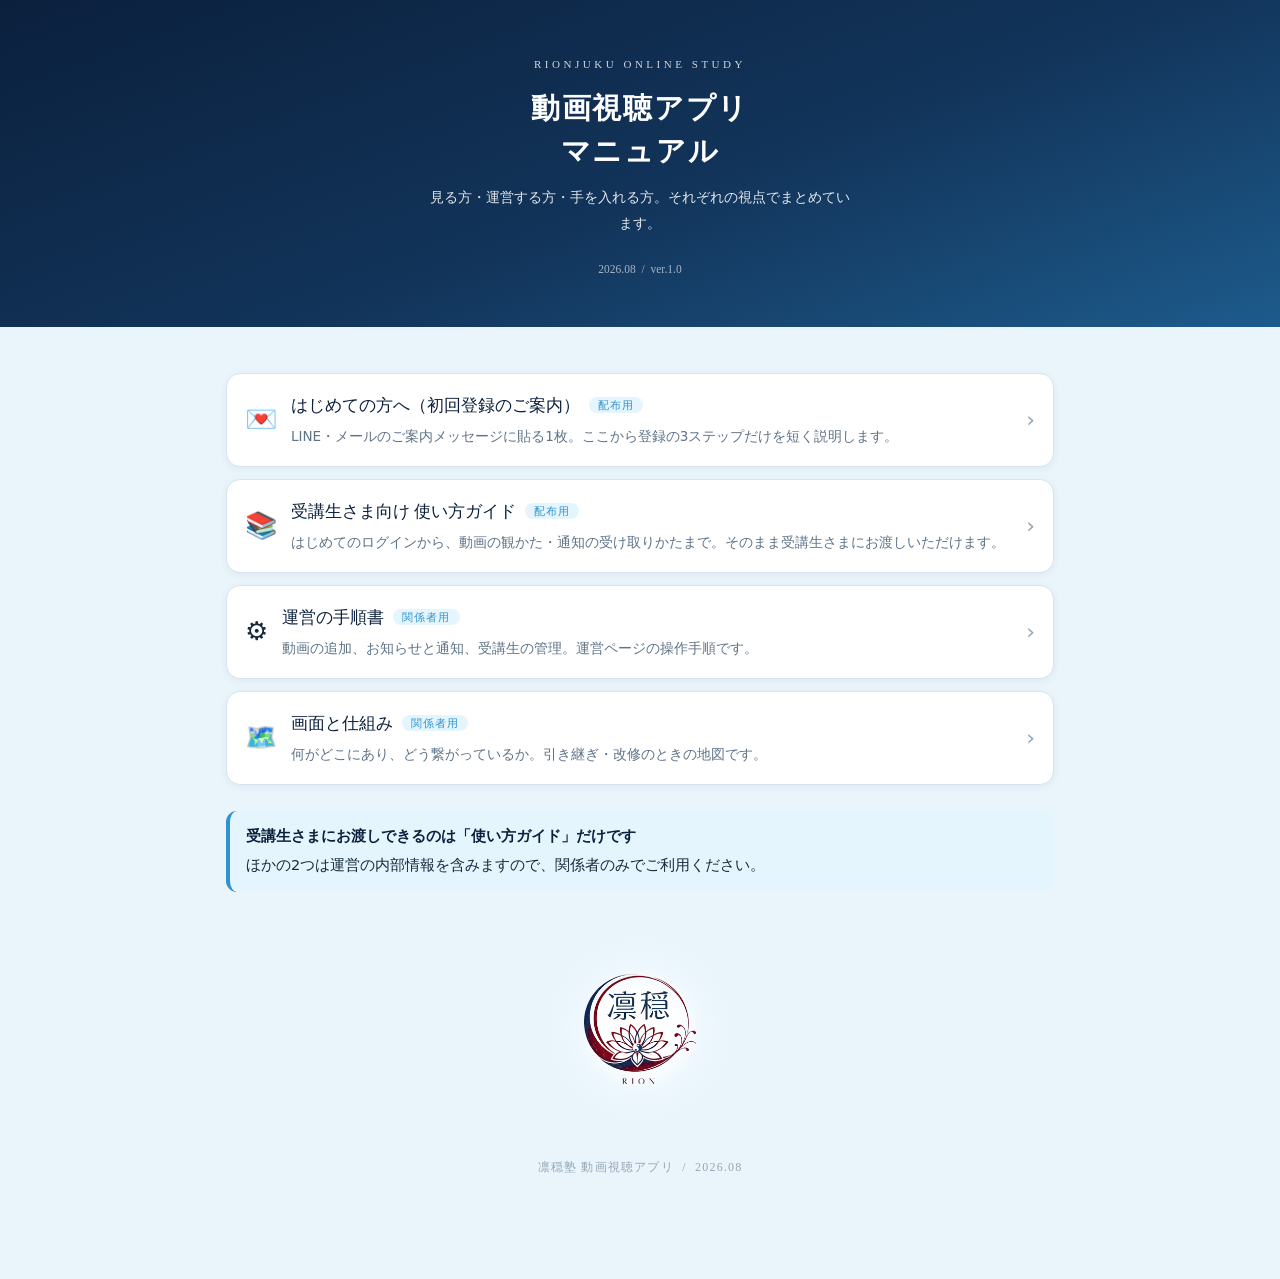
<file: manual.html>
<!DOCTYPE html>
<html lang="ja">
<head>
<meta charset="UTF-8">
<meta name="viewport" content="width=device-width, initial-scale=1.0">
<meta name="robots" content="noindex,nofollow">
<title>マニュアル｜凛穏塾 動画視聴アプリ</title>
<style>
*, *::before, *::after { box-sizing: border-box; }
html, body { margin: 0; padding: 0; }

:root {
  --ground:    #eaf4fb;
  --card:      #ffffff;
  --card-soft: #f4fafd;
  --ink:       #172b3d;
  --ink-soft:  #5f7387;
  --ink-faint: #93a6b6;
  --line:      #d5e4ef;
  --navy:      #12345a;
  --navy-dk:   #0b203d;
  --sky:       #2e93cf;
  --sky-soft:  #e5f5fd;
  --green:     #1f7a5c;
  --green-soft:#e6f3ee;
  --warn:      #c0503f;
  --warn-soft: #fdf0ed;
  --amber:     #9a6b12;
  --amber-soft:#fbf3e0;
  --shadow:    0 10px 30px rgba(7, 23, 44, .13);
  --serif: "Yu Mincho", YuMincho, "Hiragino Mincho ProN", "Noto Serif JP", "MS PMincho", serif;
  --sans: "Hiragino Kaku Gothic ProN", "Yu Gothic UI", "Yu Gothic", YuGothic, Meiryo, system-ui, sans-serif;
  --num: Georgia, "Times New Roman", serif;
  --mono: Consolas, "Cascadia Mono", ui-monospace, monospace;
}
@media (prefers-color-scheme: dark) {
  :root:not([data-theme="light"]) {
    --ground:#07172a; --card:#0e2338; --card-soft:#142a41;
    --ink:#e6eef5; --ink-soft:#9db1c3; --ink-faint:#6b8299; --line:#22405c;
    --navy:#9fc9e8; --navy-dk:#cfe6f6; --sky:#62b7e7; --sky-soft:#10293d;
    --green:#6cc39f; --green-soft:#102b23; --warn:#e0917f; --warn-soft:#33201c;
    --amber:#d1a95f; --amber-soft:#2b2312;
    --shadow:0 10px 30px rgba(0,0,0,.5);
  }
}
:root[data-theme="dark"] {
  --ground:#07172a; --card:#0e2338; --card-soft:#142a41;
  --ink:#e6eef5; --ink-soft:#9db1c3; --ink-faint:#6b8299; --line:#22405c;
  --navy:#9fc9e8; --navy-dk:#cfe6f6; --sky:#62b7e7; --sky-soft:#10293d;
  --green:#6cc39f; --green-soft:#102b23; --warn:#e0917f; --warn-soft:#33201c;
  --amber:#d1a95f; --amber-soft:#2b2312;
  --shadow:0 10px 30px rgba(0,0,0,.5);
}

body { background: var(--ground); color: var(--ink); font-family: var(--sans);
  line-height: 1.9; font-size: 15.5px; -webkit-text-size-adjust: 100%; }

/* ---------- 表紙 ---------- */
.cover { background: linear-gradient(160deg, #0b203d 0%, #12345a 55%, #1d5b8c 100%);
  color: #fff; padding: 54px 22px 46px; text-align: center; position: relative; overflow: hidden; }
.cover::after { content: ""; position: absolute; inset: auto -20% -60% -20%; height: 200px;
  background: radial-gradient(ellipse at center, rgba(98,183,231,.35), transparent 70%); }
.cover__kicker { font-family: var(--num); letter-spacing: .32em; font-size: 11px;
  opacity: .8; text-transform: uppercase; }
.cover__title { font-family: var(--serif); font-size: 29px; font-weight: 600;
  margin: 12px 0 10px; letter-spacing: .06em; line-height: 1.5; }
.cover__sub { font-size: 14px; opacity: .88; margin: 0 auto; max-width: 30em; }
.cover__meta { margin-top: 22px; font-family: var(--num); font-size: 11.5px; opacity: .62; }

/* ---------- 目次 ---------- */
.toc { max-width: 860px; margin: -26px auto 0; padding: 0 16px; position: relative; z-index: 2; }
.toc__box { background: var(--card); border: 1px solid var(--line); border-radius: 14px;
  box-shadow: var(--shadow); padding: 18px 20px; }
.toc__t { font-family: var(--serif); font-size: 14px; color: var(--ink-soft);
  letter-spacing: .16em; margin: 0 0 10px; }
.toc__list { list-style: none; margin: 0; padding: 0; display: grid; gap: 2px;
  grid-template-columns: repeat(auto-fit, minmax(240px, 1fr)); }
.toc__list a { display: flex; gap: 10px; align-items: baseline; text-decoration: none;
  color: var(--ink); padding: 7px 8px; border-radius: 8px; font-size: 14.5px; }
.toc__list a:hover { background: var(--sky-soft); }
.toc__no { font-family: var(--num); color: var(--sky); font-size: 13px; min-width: 1.4em; }

/* ---------- 本文 ---------- */
.wrap { max-width: 860px; margin: 0 auto; padding: 30px 16px 90px; }
.sec { margin: 44px 0 0; scroll-margin-top: 14px; }
.sec__head { display: flex; align-items: baseline; gap: 12px; border-bottom: 2px solid var(--navy);
  padding-bottom: 8px; margin-bottom: 6px; }
.sec__no { font-family: var(--num); font-size: 26px; color: var(--sky); line-height: 1; }
.sec__title { font-family: var(--serif); font-size: 20px; font-weight: 600; margin: 0;
  letter-spacing: .04em; }
.sec__lead { color: var(--ink-soft); font-size: 14.5px; margin: 12px 0 0; }

h3 { font-family: var(--serif); font-size: 16.5px; margin: 30px 0 8px; letter-spacing: .03em;
  padding-left: 12px; border-left: 4px solid var(--sky); }
p { margin: 10px 0; }
b, strong { color: var(--navy-dk); font-weight: 700; }
a { color: var(--sky); }
code { font-family: var(--mono); font-size: .88em; background: var(--sky-soft);
  padding: 2px 6px; border-radius: 5px; color: var(--navy-dk); word-break: break-all; }

/* ---------- カード・囲み ---------- */
.card { background: var(--card); border: 1px solid var(--line); border-radius: 13px;
  padding: 16px 18px; margin: 16px 0; box-shadow: 0 2px 8px rgba(7,23,44,.05); }
.card__t { font-family: var(--serif); font-size: 15.5px; margin: 0 0 8px; color: var(--navy-dk); }
.note { border-radius: 11px; padding: 12px 16px; margin: 14px 0; font-size: 14.5px;
  border-left: 4px solid var(--sky); background: var(--sky-soft); }
.note > b:first-child { display: block; margin-bottom: 2px; }
.note--warn  { border-left-color: var(--warn);  background: var(--warn-soft); }
.note--ok    { border-left-color: var(--green); background: var(--green-soft); }
.note--amber { border-left-color: var(--amber); background: var(--amber-soft); }

/* ---------- 手順 ---------- */
.steps { list-style: none; counter-reset: st; margin: 16px 0; padding: 0; }
.steps > li { counter-increment: st; position: relative; padding: 2px 0 16px 46px; }
.steps > li::before { content: counter(st); position: absolute; left: 0; top: 0;
  width: 30px; height: 30px; border-radius: 50%; background: var(--navy); color: #fff;
  font-family: var(--num); font-size: 15px; display: flex; align-items: center;
  justify-content: center; }
.steps > li::after { content: ""; position: absolute; left: 15px; top: 34px; bottom: 2px;
  width: 1px; background: var(--line); }
.steps > li:last-child::after { display: none; }
.steps b { display: block; }

/* ---------- 表 ---------- */
.tablewrap { overflow-x: auto; margin: 16px 0; -webkit-overflow-scrolling: touch; }
table { border-collapse: collapse; width: 100%; font-size: 14px; background: var(--card);
  border-radius: 10px; overflow: hidden; min-width: 460px; }
th, td { border-bottom: 1px solid var(--line); padding: 9px 12px; text-align: left;
  vertical-align: top; }
th { background: var(--sky-soft); color: var(--navy-dk); font-weight: 700; white-space: nowrap; }
td code { background: transparent; padding: 0; }

/* ---------- 画面イメージ（共通の枠） ---------- */
.shot { margin: 20px 0 24px; }
.shot__cap { font-size: 12.5px; color: var(--ink-faint); text-align: center;
  margin-top: 9px; font-family: var(--num); letter-spacing: .08em; }
.shot--row { display: flex; gap: 18px; flex-wrap: wrap; justify-content: center; }

/* スマホ枠 */
.phone { width: 300px; margin: 0 auto; background: #16283a; border-radius: 30px;
  padding: 9px; box-shadow: var(--shadow); }
.phone__scr { background: #07172c; border-radius: 23px; overflow: hidden; position: relative;
  color: #eaf4fb; font-size: 12px; line-height: 1.65; }
.phone--img { padding: 7px; }
.phone__img { display: block; width: 100%; height: auto; border-radius: 17px; }
.phone__notch { position: absolute; top: 0; left: 50%; transform: translateX(-50%);
  width: 96px; height: 17px; background: #16283a; border-radius: 0 0 12px 12px; z-index: 5; }

/* PC枠 */
.win { max-width: 660px; margin: 0 auto; background: #16283a; border-radius: 12px;
  padding: 0 0 8px; box-shadow: var(--shadow); }
.win__bar { display: flex; align-items: center; gap: 6px; padding: 9px 12px; }
.win__dot { width: 9px; height: 9px; border-radius: 50%; background: #43596e; }
.win__url { flex: 1; margin-left: 8px; background: #0b1e30; color: #8fa9bd; font-size: 10.5px;
  font-family: var(--mono); padding: 4px 10px; border-radius: 20px; overflow: hidden;
  white-space: nowrap; text-overflow: ellipsis; }
.win__scr { background: #07172c; margin: 0 8px; border-radius: 7px; overflow: hidden;
  color: #eaf4fb; font-size: 11.5px; line-height: 1.6; }

/* ---------- アプリ画面の再現パーツ ---------- */
.a-hd { display: flex; align-items: center; gap: 8px; padding: 11px 12px;
  background: linear-gradient(100deg, #0b2743, #14456f);
  border-bottom: 1px solid rgba(255,255,255,.09); }
.a-brand { font-family: var(--serif); font-size: 13px; letter-spacing: .18em; }
.a-brand small { display: block; font-family: var(--num); font-size: 6.5px;
  letter-spacing: .3em; opacity: .6; }
.a-sp { flex: 1; }
.a-chip { border: 1px solid rgba(255,255,255,.28); border-radius: 20px; padding: 2px 9px;
  font-size: 9.5px; white-space: nowrap; }
.a-body { padding: 12px; }
.a-h1 { font-family: var(--serif); font-size: 15px; margin: 2px 0 8px; letter-spacing: .04em; }
.a-lead { color: #9db6cc; font-size: 10.5px; margin: 0 0 10px; }
.a-field { margin-bottom: 9px; }
.a-label { font-size: 9.5px; color: #9db6cc; letter-spacing: .1em; display: block;
  margin-bottom: 3px; }
.a-input { background: rgba(255,255,255,.06); border: 1px solid rgba(255,255,255,.16);
  border-radius: 8px; padding: 7px 9px; font-size: 11px; color: #cfe2f2; }
.a-input--fill { color: #eaf4fb; }
.a-btn { display: block; text-align: center; background: linear-gradient(100deg,#1d5b8c,#2e93cf);
  color: #fff; border-radius: 9px; padding: 8px; font-size: 11.5px; font-weight: 700;
  margin-top: 11px; }
.a-btn--ghost { background: transparent; border: 1px solid rgba(255,255,255,.25); }
.a-link { display: block; text-align: center; color: #8fd0f5; font-size: 10px;
  margin-top: 10px; text-decoration: underline; }
.a-note { color: #7f97ab; font-size: 9.5px; text-align: center; margin-top: 9px; line-height: 1.7; }
.a-card { background: rgba(255,255,255,.055); border: 1px solid rgba(255,255,255,.1);
  border-radius: 9px; padding: 9px 10px; margin-bottom: 8px; }
.a-card__t { font-family: var(--serif); font-size: 11.5px; margin-bottom: 3px; }
.a-muted { color: #8ba4b9; font-size: 9.5px; }
.a-vid { background: #000; border-radius: 7px; aspect-ratio: 16/9; display: flex;
  align-items: center; justify-content: center; color: #55708a; font-size: 18px; }
.a-marks { display: flex; flex-wrap: wrap; gap: 5px; }
.a-mark { background: rgba(98,183,231,.16); border: 1px solid rgba(98,183,231,.4);
  color: #a8dcf7; border-radius: 20px; padding: 2px 8px; font-size: 9.5px;
  font-family: var(--num); }
.a-side { background: rgba(255,255,255,.03); border-right: 1px solid rgba(255,255,255,.08);
  padding: 9px; }
.a-chap { border-radius: 7px; padding: 5px 8px; font-size: 9.5px; white-space: nowrap; margin-bottom: 4px;
  color: #fff; font-weight: 700; display: flex; justify-content: space-between; gap: 6px; }
.cc0 { background: #1f5f8b; } .cc1 { background: #2b7a6b; } .cc2 { background: #6a4b8a; }
.cc3 { background: #8a5a2b; } .cc4 { background: #2b5f8a; } .cc5 { background: #7a2b4b; }
.a-lesson { font-size: 10px; padding: 4px 8px 4px 14px; color: #c6d8e7;
  border-left: 1px solid rgba(255,255,255,.12); margin-left: 6px; }
.a-lesson.on { color: #fff; background: rgba(98,183,231,.14); border-radius: 0 6px 6px 0; }
.a-lim { display: inline-block; font-size: 8.5px; border-radius: 4px; padding: 0 5px;
  margin-left: 4px; font-family: var(--num); }
.a-lim--soon { background: #6b3a1e; color: #ffd7a8; }
.a-lim--before { background: #23405c; color: #a8cbe6; }
.a-menu { background: #0e2338; border: 1px solid rgba(255,255,255,.14); border-radius: 10px;
  padding: 5px; margin-top: 6px; }
.a-menu div { font-size: 10.5px; padding: 5px 8px; border-radius: 6px; }
.a-menu div.sep { padding: 0; margin: 4px 6px; height: 1px; background: rgba(255,255,255,.1); }
.a-menu div.adm { color: #ffd8a3; }
.a-tabs { display: flex; gap: 5px; padding: 8px 10px 0; }
.a-tab { font-size: 10px; padding: 4px 9px; border-radius: 7px 7px 0 0;
  background: rgba(255,255,255,.06); color: #a8c2d6; }
.a-tab.on { background: #123a5e; color: #fff; font-weight: 700; }
.a-toolbar { display: flex; gap: 5px; align-items: center; padding: 8px 10px; flex-wrap: wrap; }
.a-pill { font-size: 9px; border-radius: 20px; padding: 2px 8px;
  background: rgba(255,255,255,.07); color: #b6cee0; border: 1px solid rgba(255,255,255,.12); }
.a-pill.on { background: #2e93cf; color: #06182a; border-color: #2e93cf; font-weight: 700; }
.a-pill .n { font-family: var(--num); opacity: .75; margin-left: 3px; }
.a-tbl { width: 100%; border-collapse: collapse; font-size: 9.5px; min-width: 0; background: none; }
.a-tbl th { background: rgba(98,183,231,.12); color: #bcdcf2; padding: 4px 6px;
  border-bottom: 1px solid rgba(255,255,255,.12); white-space: nowrap; }
.a-tbl td { padding: 4px 6px; border-bottom: 1px solid rgba(255,255,255,.07); color: #d3e3f0; }
.a-badge { border-radius: 4px; font-size: 8.5px; padding: 1px 5px; }
.a-badge--ok { background: rgba(108,195,159,.2); color: #8fe0bd; }
.a-tag { background: rgba(255,255,255,.09); border-radius: 4px; font-size: 8.5px;
  padding: 1px 5px; margin-right: 3px; display: inline-block; }
.a-modal { background: #0e2338; border: 1px solid rgba(255,255,255,.16); border-radius: 11px;
  padding: 11px; margin: 10px; box-shadow: 0 12px 30px rgba(0,0,0,.5); }
.a-modal__t { font-family: var(--serif); font-size: 12px; margin-bottom: 8px;
  padding-bottom: 6px; border-bottom: 1px solid rgba(255,255,255,.12); }
.a-row2 { display: flex; gap: 6px; }
.a-row2 > * { flex: 1; }
.a-block { border: 1px dashed rgba(255,255,255,.22); border-radius: 8px; padding: 6px 8px;
  margin-bottom: 6px; font-size: 10px; }
.a-block__h { font-size: 8.5px; color: #8fd0f5; letter-spacing: .1em; margin-bottom: 3px; }
.a-add { display: flex; gap: 5px; margin-top: 6px; }
.a-add span { font-size: 9.5px; border: 1px solid rgba(255,255,255,.25); border-radius: 20px;
  padding: 2px 9px; color: #bcdcf2; }
.a-drawer { position: absolute; left: 8px; bottom: 12px; background: #123a5e; color: #fff;
  font-size: 10px; padding: 5px 12px; border-radius: 0 8px 8px 0; }
.a-toast { background: #0e2338; border: 1px solid rgba(255,255,255,.16); border-radius: 10px;
  padding: 12px; margin: 26px 12px; text-align: center; }
.a-dots { display: flex; gap: 4px; justify-content: center; margin-top: 8px; }
.a-dots i { width: 5px; height: 5px; border-radius: 50%; background: rgba(255,255,255,.25); }
.a-dots i.on { background: #62b7e7; }
.a-sys { background: #dfe6ec; color: #1b2a38; font-size: 10px; border-radius: 9px;
  padding: 8px 10px; margin: 8px; }
.a-sys b { color: #1b2a38; }
.a-sysbtn { background: #fff; border: 1px solid #b9c6d1; border-radius: 6px; padding: 3px 8px;
  display: inline-block; margin-top: 5px; font-size: 9.5px; }

/* ---------- 足元のロゴ ---------- */
/* 白地のロゴを、白い光の中に multiply で重ねる。
   明るい紙面でも濃紺のダークモードでも、四角い画像に見えない。 */
.mark { position: relative; width: 186px; height: 186px; margin: 44px auto 0;
  display: flex; align-items: center; justify-content: center; }
.mark::before { content: ""; position: absolute; inset: 0; border-radius: 50%;
  background: radial-gradient(circle, rgba(255,255,255,.97) 0%, rgba(255,255,255,.92) 30%,
    rgba(240,250,255,.55) 48%, rgba(235,247,255,.22) 66%, rgba(255,255,255,0) 84%); }
.mark img { position: relative; width: 112px; height: 112px; mix-blend-mode: multiply; }

/* ---------- 流れ図 ---------- */
.flow { margin: 18px 0; }
.flow__row { display: grid; grid-template-columns: 96px 1fr; gap: 12px; align-items: start;
  padding: 11px 0; border-top: 1px dashed var(--line); }
.flow__row:first-child { border-top: 0; }
.flow__who { font-size: 12px; text-align: center; border-radius: 8px; padding: 5px 4px;
  background: var(--sky-soft); color: var(--navy-dk); font-weight: 700; }
.flow__who--sys { background: var(--green-soft); color: var(--green); }
.flow__who--gas { background: var(--amber-soft); color: var(--amber); }
.flow__what { font-size: 14.5px; }
.flow__arrow { text-align: center; color: var(--ink-faint); font-size: 13px; margin: -4px 0; }

/* ---------- その他 ---------- */
.kv { display: grid; grid-template-columns: 7.5em 1fr; gap: 4px 12px; font-size: 14.5px;
  margin: 10px 0; }
.kv dt { color: var(--ink-soft); }
.kv dd { margin: 0; }
.qa { border-top: 1px solid var(--line); padding: 13px 0; }
.qa__q { font-weight: 700; color: var(--navy-dk); }
.qa__q::before { content: "Q. "; font-family: var(--num); color: var(--sky); }
.qa__a { font-size: 14.5px; margin-top: 3px; }
.qa__a::before { content: "A. "; font-family: var(--num); color: var(--ink-faint); }
.foot { text-align: center; color: var(--ink-faint); font-size: 12px; margin-top: 60px;
  padding-top: 20px; border-top: 1px solid var(--line); font-family: var(--num);
  letter-spacing: .1em; }
.top { position: fixed; right: 14px; bottom: 14px; background: var(--navy); color: #fff;
  border-radius: 50%; width: 42px; height: 42px; display: flex; align-items: center;
  justify-content: center; text-decoration: none; box-shadow: var(--shadow); font-size: 15px; }

@media print {
  .top, .toc { display: none; }
  body { background: #fff; }
  .sec { break-inside: avoid; }
}
@media (max-width: 560px) {
  body { font-size: 15px; }
  .cover__title { font-size: 23px; }
  .sec__title { font-size: 17.5px; }
  .win { max-width: 100%; }
  .kv { grid-template-columns: 1fr; gap: 0 0; }
  .kv dt { margin-top: 8px; font-size: 12.5px; }
  .flow__row { grid-template-columns: 74px 1fr; }
}

.hub { display:flex; gap:14px; align-items:center; text-decoration:none; color:var(--ink);
  background:var(--card); border:1px solid var(--line); border-radius:14px;
  padding:16px 18px; margin:12px 0; box-shadow:0 2px 8px rgba(7,23,44,.05);
  transition:transform .15s ease, box-shadow .15s ease; }
.hub:hover { transform:translateY(-2px); box-shadow:var(--shadow); }
.hub__ic { font-size:26px; }
.hub__t { font-family:var(--serif); font-size:16.5px; color:var(--navy-dk); }
.hub__badge { font-family:var(--sans); font-size:10.5px; letter-spacing:.1em;
  background:var(--sky-soft); color:var(--sky); border-radius:20px; padding:2px 9px;
  margin-left:9px; vertical-align:2px; }
.hub__d { font-size:13.5px; color:var(--ink-soft); margin:3px 0 0; }
.hub__go { margin-left:auto; color:var(--ink-faint); font-size:22px; }
</style>
</head>
<body>
<header class="cover">
  <div class="cover__kicker">RIONJUKU ONLINE STUDY</div>
  <h1 class="cover__title">動画視聴アプリ<br>マニュアル</h1>
  <p class="cover__sub">見る方・運営する方・手を入れる方。それぞれの視点でまとめています。</p>
  <div class="cover__meta">2026.08 &nbsp;/&nbsp; ver.1.0</div>
</header>
<main class="wrap" style="padding-top:34px">
  <a class="hub" href="start.html"><div class="hub__ic">&#128140;</div><div><div class="hub__t">はじめての方へ（初回登録のご案内）<span class="hub__badge">配布用</span></div><p class="hub__d">LINE・メールのご案内メッセージに貼る1枚。ここから登録の3ステップだけを短く説明します。</p></div><div class="hub__go">&#8250;</div></a><a class="hub" href="guide.html"><div class="hub__ic">&#128218;</div><div><div class="hub__t">受講生さま向け 使い方ガイド<span class="hub__badge">配布用</span></div><p class="hub__d">はじめてのログインから、動画の観かた・通知の受け取りかたまで。そのまま受講生さまにお渡しいただけます。</p></div><div class="hub__go">&#8250;</div></a><a class="hub" href="manual-admin.html"><div class="hub__ic">&#9881;&#65039;</div><div><div class="hub__t">運営の手順書<span class="hub__badge">関係者用</span></div><p class="hub__d">動画の追加、お知らせと通知、受講生の管理。運営ページの操作手順です。</p></div><div class="hub__go">&#8250;</div></a><a class="hub" href="manual-system.html"><div class="hub__ic">&#128506;&#65039;</div><div><div class="hub__t">画面と仕組み<span class="hub__badge">関係者用</span></div><p class="hub__d">何がどこにあり、どう繋がっているか。引き継ぎ・改修のときの地図です。</p></div><div class="hub__go">&#8250;</div></a>
  <div class="note" style="margin-top:26px"><b>受講生さまにお渡しできるのは「使い方ガイド」だけです</b>
    ほかの2つは運営の内部情報を含みますので、関係者のみでご利用ください。</div>
  <div class="mark"><img src="[data-uri]" alt="凛穏塾"></div>
  <p class="foot" style="margin-top:14px;border-top:0">凛穏塾 動画視聴アプリ &nbsp;/&nbsp; 2026.08</p>
</main>
</body>
</html>
</file>
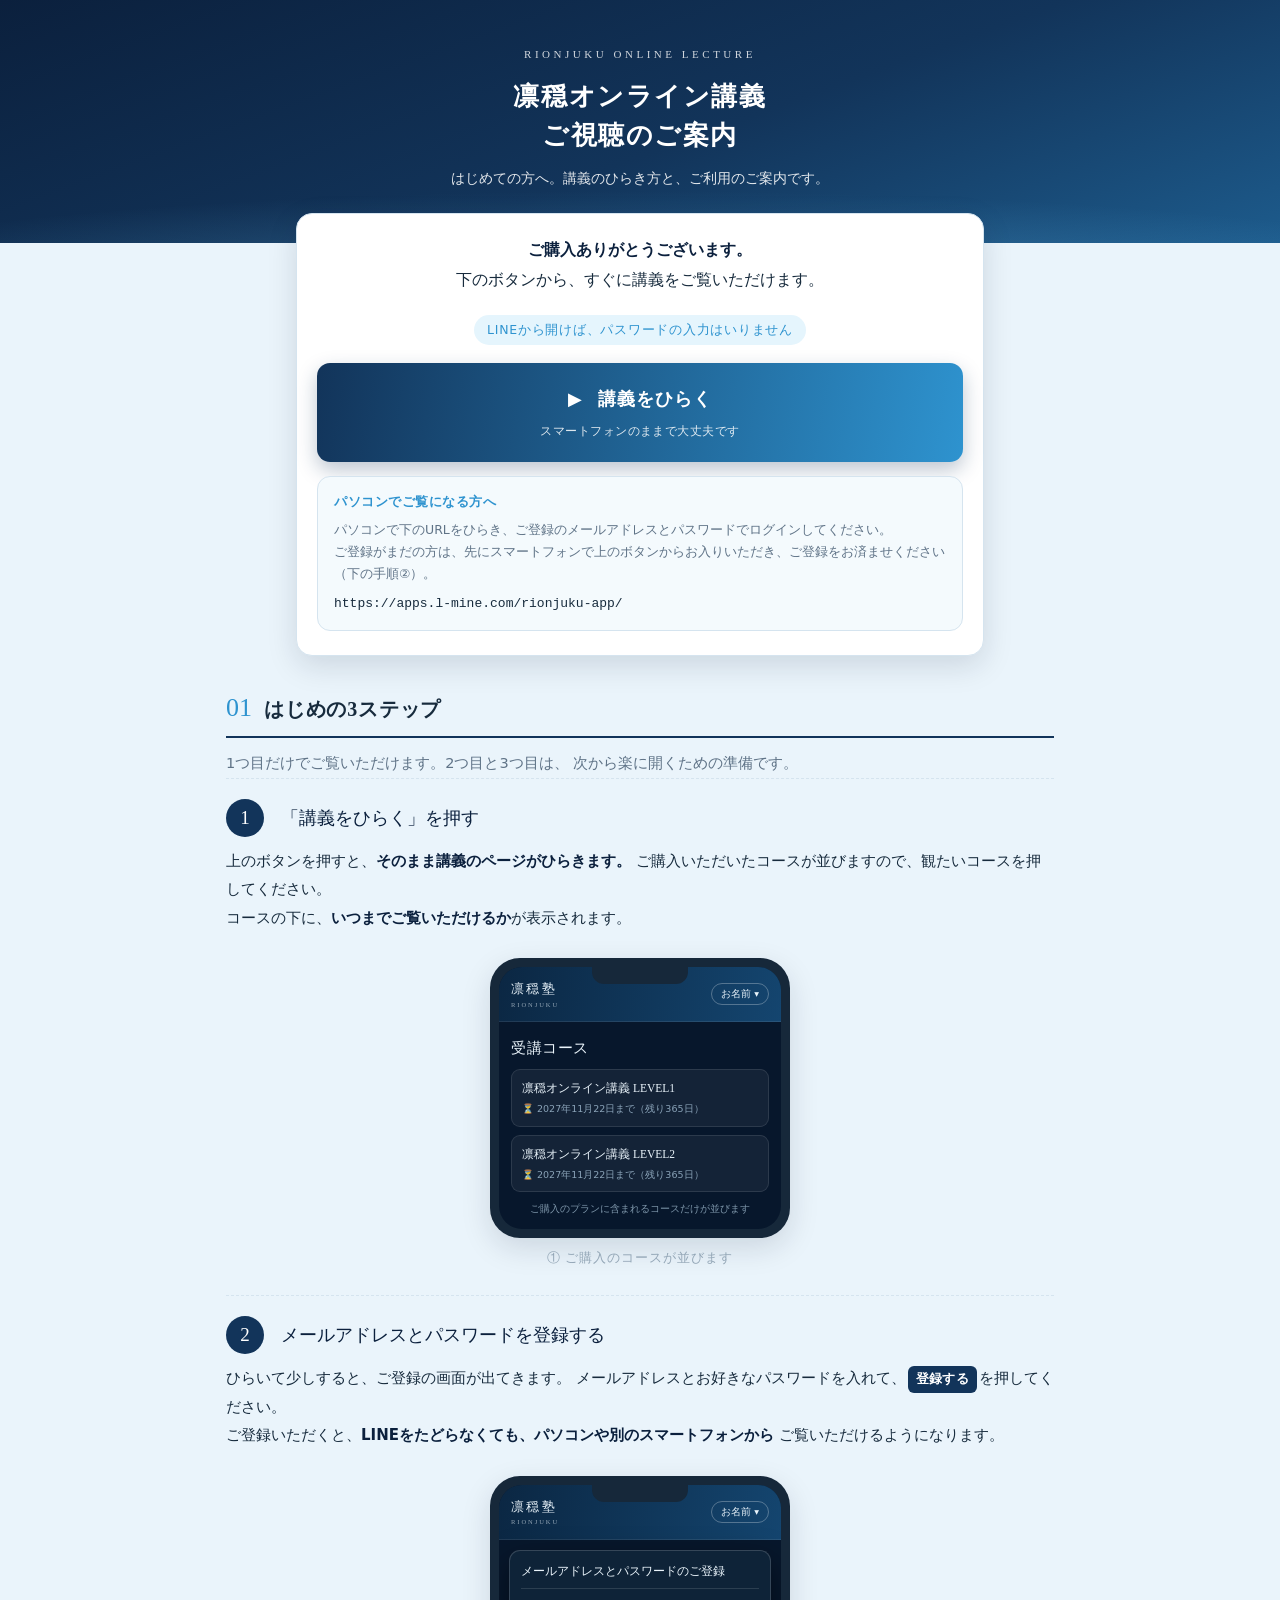
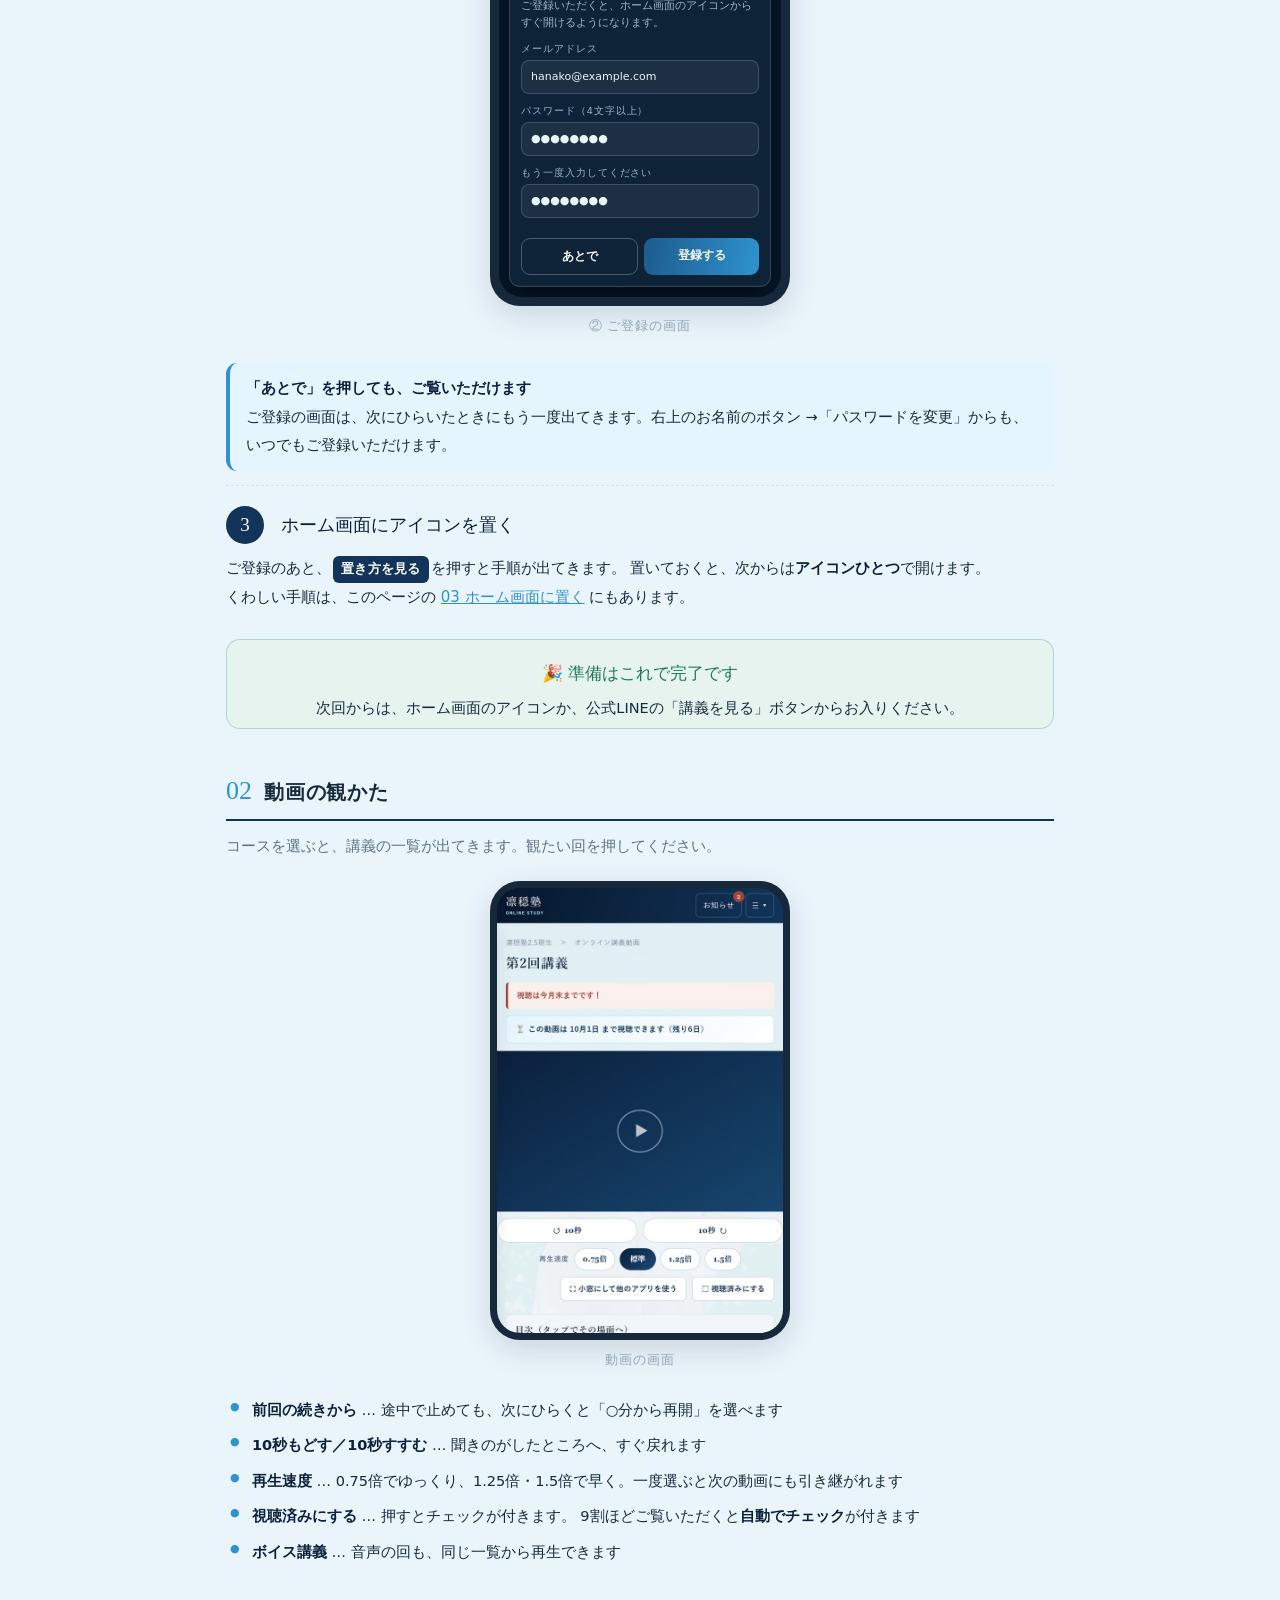
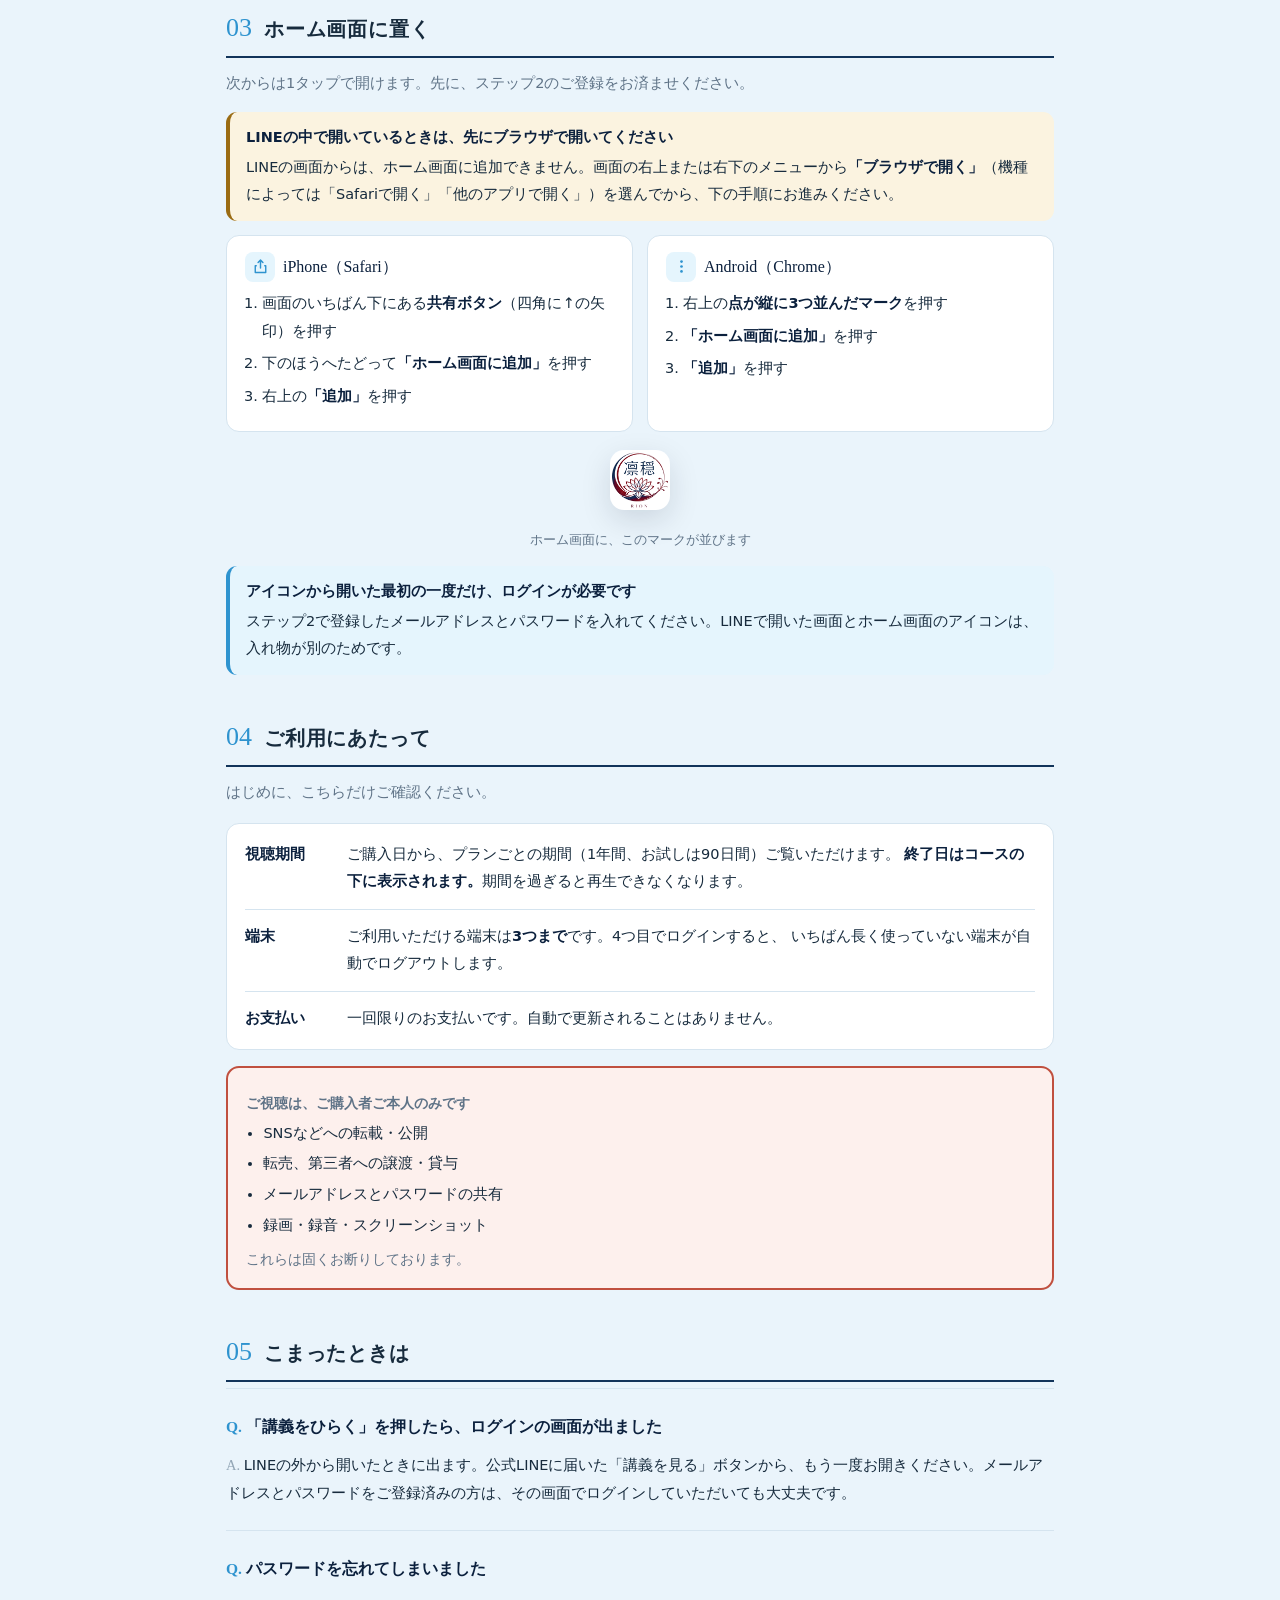
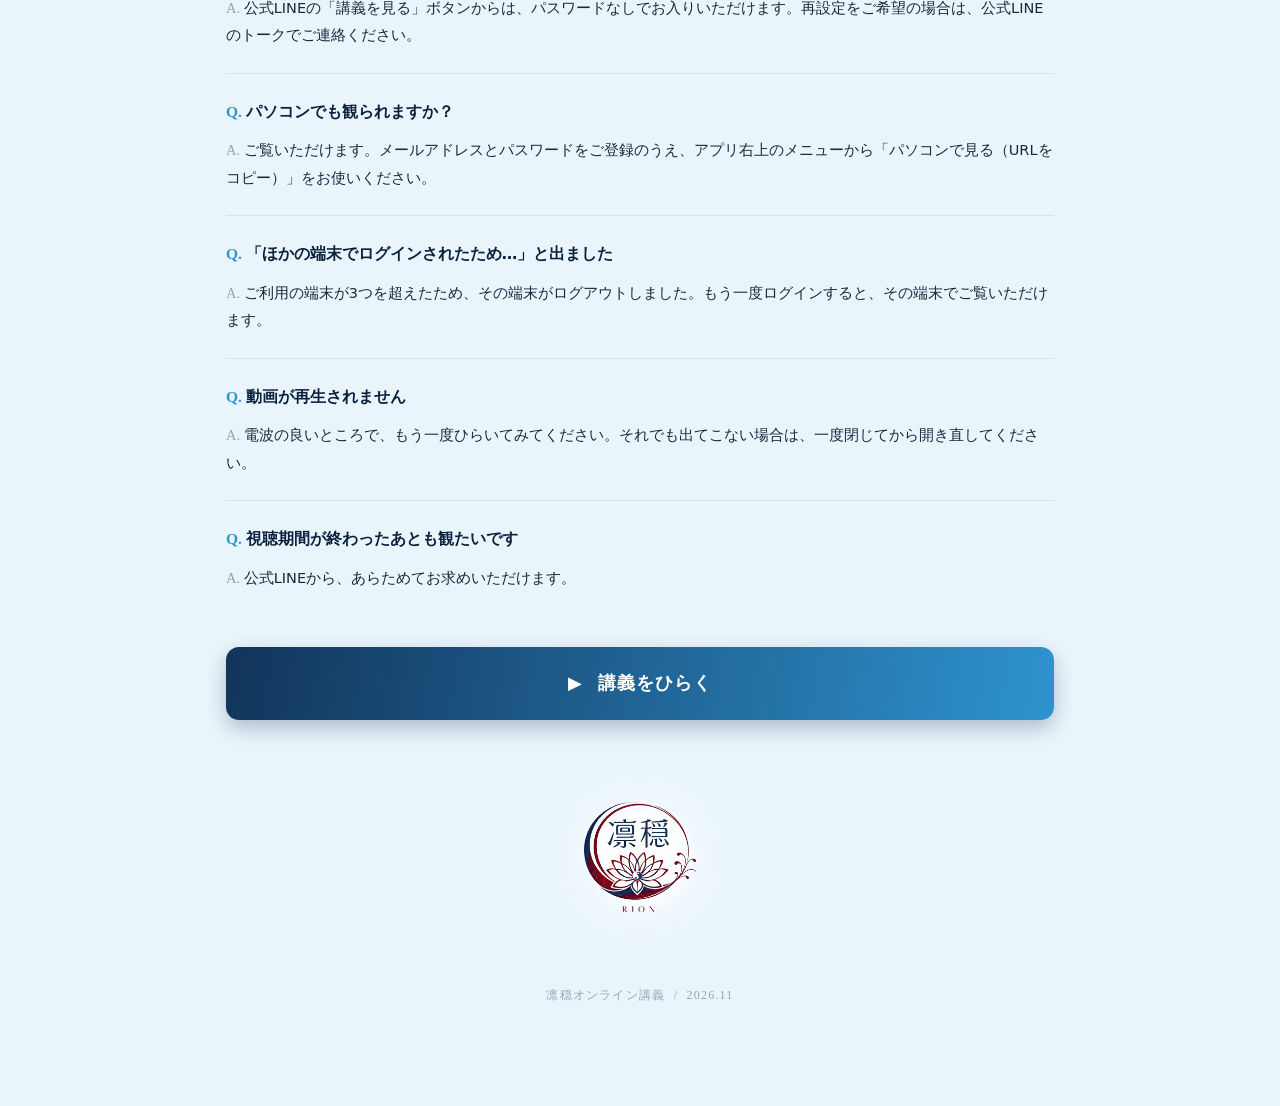
<file: start-online.html>
<!DOCTYPE html>
<html lang="ja">
<head>
<meta charset="UTF-8">
<meta name="viewport" content="width=device-width, initial-scale=1.0">
<meta name="robots" content="noindex,nofollow">
<title>ご購入ありがとうございます｜凛穏オンライン講義</title>
<style>
*, *::before, *::after { box-sizing: border-box; }
html, body { margin: 0; padding: 0; }

:root {
  --ground:    #eaf4fb;
  --card:      #ffffff;
  --card-soft: #f4fafd;
  --ink:       #172b3d;
  --ink-soft:  #5f7387;
  --ink-faint: #93a6b6;
  --line:      #d5e4ef;
  --navy:      #12345a;
  --navy-dk:   #0b203d;
  --sky:       #2e93cf;
  --sky-soft:  #e5f5fd;
  --green:     #1f7a5c;
  --green-soft:#e6f3ee;
  --warn:      #c0503f;
  --warn-soft: #fdf0ed;
  --amber:     #9a6b12;
  --amber-soft:#fbf3e0;
  --shadow:    0 10px 30px rgba(7, 23, 44, .13);
  --serif: "Yu Mincho", YuMincho, "Hiragino Mincho ProN", "Noto Serif JP", "MS PMincho", serif;
  --sans: "Hiragino Kaku Gothic ProN", "Yu Gothic UI", "Yu Gothic", YuGothic, Meiryo, system-ui, sans-serif;
  --num: Georgia, "Times New Roman", serif;
  --mono: Consolas, "Cascadia Mono", ui-monospace, monospace;
}
@media (prefers-color-scheme: dark) {
  :root:not([data-theme="light"]) {
    --ground:#07172a; --card:#0e2338; --card-soft:#142a41;
    --ink:#e6eef5; --ink-soft:#9db1c3; --ink-faint:#6b8299; --line:#22405c;
    --navy:#9fc9e8; --navy-dk:#cfe6f6; --sky:#62b7e7; --sky-soft:#10293d;
    --green:#6cc39f; --green-soft:#102b23; --warn:#e0917f; --warn-soft:#33201c;
    --amber:#d1a95f; --amber-soft:#2b2312;
    --shadow:0 10px 30px rgba(0,0,0,.5);
  }
}
:root[data-theme="dark"] {
  --ground:#07172a; --card:#0e2338; --card-soft:#142a41;
  --ink:#e6eef5; --ink-soft:#9db1c3; --ink-faint:#6b8299; --line:#22405c;
  --navy:#9fc9e8; --navy-dk:#cfe6f6; --sky:#62b7e7; --sky-soft:#10293d;
  --green:#6cc39f; --green-soft:#102b23; --warn:#e0917f; --warn-soft:#33201c;
  --amber:#d1a95f; --amber-soft:#2b2312;
  --shadow:0 10px 30px rgba(0,0,0,.5);
}

body { background: var(--ground); color: var(--ink); font-family: var(--sans);
  line-height: 1.9; font-size: 15.5px; -webkit-text-size-adjust: 100%; }

/* ---------- 表紙 ---------- */
.cover { background: linear-gradient(160deg, #0b203d 0%, #12345a 55%, #1d5b8c 100%);
  color: #fff; padding: 54px 22px 46px; text-align: center; position: relative; overflow: hidden; }
.cover::after { content: ""; position: absolute; inset: auto -20% -60% -20%; height: 200px;
  background: radial-gradient(ellipse at center, rgba(98,183,231,.35), transparent 70%); }
.cover__kicker { font-family: var(--num); letter-spacing: .32em; font-size: 11px;
  opacity: .8; text-transform: uppercase; }
.cover__title { font-family: var(--serif); font-size: 29px; font-weight: 600;
  margin: 12px 0 10px; letter-spacing: .06em; line-height: 1.5; }
.cover__sub { font-size: 14px; opacity: .88; margin: 0 auto; max-width: 30em; }
.cover__meta { margin-top: 22px; font-family: var(--num); font-size: 11.5px; opacity: .62; }

/* ---------- 目次 ---------- */
.toc { max-width: 860px; margin: -26px auto 0; padding: 0 16px; position: relative; z-index: 2; }
.toc__box { background: var(--card); border: 1px solid var(--line); border-radius: 14px;
  box-shadow: var(--shadow); padding: 18px 20px; }
.toc__t { font-family: var(--serif); font-size: 14px; color: var(--ink-soft);
  letter-spacing: .16em; margin: 0 0 10px; }
.toc__list { list-style: none; margin: 0; padding: 0; display: grid; gap: 2px;
  grid-template-columns: repeat(auto-fit, minmax(240px, 1fr)); }
.toc__list a { display: flex; gap: 10px; align-items: baseline; text-decoration: none;
  color: var(--ink); padding: 7px 8px; border-radius: 8px; font-size: 14.5px; }
.toc__list a:hover { background: var(--sky-soft); }
.toc__no { font-family: var(--num); color: var(--sky); font-size: 13px; min-width: 1.4em; }

/* ---------- 本文 ---------- */
.wrap { max-width: 860px; margin: 0 auto; padding: 30px 16px 90px; }
.sec { margin: 44px 0 0; scroll-margin-top: 14px; }
.sec__head { display: flex; align-items: baseline; gap: 12px; border-bottom: 2px solid var(--navy);
  padding-bottom: 8px; margin-bottom: 6px; }
.sec__no { font-family: var(--num); font-size: 26px; color: var(--sky); line-height: 1; }
.sec__title { font-family: var(--serif); font-size: 20px; font-weight: 600; margin: 0;
  letter-spacing: .04em; }
.sec__lead { color: var(--ink-soft); font-size: 14.5px; margin: 12px 0 0; }

h3 { font-family: var(--serif); font-size: 16.5px; margin: 30px 0 8px; letter-spacing: .03em;
  padding-left: 12px; border-left: 4px solid var(--sky); }
p { margin: 10px 0; }
b, strong { color: var(--navy-dk); font-weight: 700; }
a { color: var(--sky); }
code { font-family: var(--mono); font-size: .88em; background: var(--sky-soft);
  padding: 2px 6px; border-radius: 5px; color: var(--navy-dk); word-break: break-all; }

/* ---------- カード・囲み ---------- */
.card { background: var(--card); border: 1px solid var(--line); border-radius: 13px;
  padding: 16px 18px; margin: 16px 0; box-shadow: 0 2px 8px rgba(7,23,44,.05); }
.card__t { font-family: var(--serif); font-size: 15.5px; margin: 0 0 8px; color: var(--navy-dk); }
.note { border-radius: 11px; padding: 12px 16px; margin: 14px 0; font-size: 14.5px;
  border-left: 4px solid var(--sky); background: var(--sky-soft); }
.note > b:first-child { display: block; margin-bottom: 2px; }
.note--warn  { border-left-color: var(--warn);  background: var(--warn-soft); }
.note--ok    { border-left-color: var(--green); background: var(--green-soft); }
.note--amber { border-left-color: var(--amber); background: var(--amber-soft); }

/* ---------- 手順 ---------- */
.steps { list-style: none; counter-reset: st; margin: 16px 0; padding: 0; }
.steps > li { counter-increment: st; position: relative; padding: 2px 0 16px 46px; }
.steps > li::before { content: counter(st); position: absolute; left: 0; top: 0;
  width: 30px; height: 30px; border-radius: 50%; background: var(--navy); color: #fff;
  font-family: var(--num); font-size: 15px; display: flex; align-items: center;
  justify-content: center; }
.steps > li::after { content: ""; position: absolute; left: 15px; top: 34px; bottom: 2px;
  width: 1px; background: var(--line); }
.steps > li:last-child::after { display: none; }
.steps b { display: block; }

/* ---------- 表 ---------- */
.tablewrap { overflow-x: auto; margin: 16px 0; -webkit-overflow-scrolling: touch; }
table { border-collapse: collapse; width: 100%; font-size: 14px; background: var(--card);
  border-radius: 10px; overflow: hidden; min-width: 460px; }
th, td { border-bottom: 1px solid var(--line); padding: 9px 12px; text-align: left;
  vertical-align: top; }
th { background: var(--sky-soft); color: var(--navy-dk); font-weight: 700; white-space: nowrap; }
td code { background: transparent; padding: 0; }

/* ---------- 画面イメージ（共通の枠） ---------- */
.shot { margin: 20px 0 24px; }
.shot__cap { font-size: 12.5px; color: var(--ink-faint); text-align: center;
  margin-top: 9px; font-family: var(--num); letter-spacing: .08em; }
.shot--row { display: flex; gap: 18px; flex-wrap: wrap; justify-content: center; }

/* スマホ枠 */
.phone { width: 300px; margin: 0 auto; background: #16283a; border-radius: 30px;
  padding: 9px; box-shadow: var(--shadow); }
.phone__scr { background: #07172c; border-radius: 23px; overflow: hidden; position: relative;
  color: #eaf4fb; font-size: 12px; line-height: 1.65; }
.phone--img { padding: 7px; }
.phone__img { display: block; width: 100%; height: auto; border-radius: 17px; }
.phone__notch { position: absolute; top: 0; left: 50%; transform: translateX(-50%);
  width: 96px; height: 17px; background: #16283a; border-radius: 0 0 12px 12px; z-index: 5; }

/* PC枠 */
.win { max-width: 660px; margin: 0 auto; background: #16283a; border-radius: 12px;
  padding: 0 0 8px; box-shadow: var(--shadow); }
.win__bar { display: flex; align-items: center; gap: 6px; padding: 9px 12px; }
.win__dot { width: 9px; height: 9px; border-radius: 50%; background: #43596e; }
.win__url { flex: 1; margin-left: 8px; background: #0b1e30; color: #8fa9bd; font-size: 10.5px;
  font-family: var(--mono); padding: 4px 10px; border-radius: 20px; overflow: hidden;
  white-space: nowrap; text-overflow: ellipsis; }
.win__scr { background: #07172c; margin: 0 8px; border-radius: 7px; overflow: hidden;
  color: #eaf4fb; font-size: 11.5px; line-height: 1.6; }

/* ---------- アプリ画面の再現パーツ ---------- */
.a-hd { display: flex; align-items: center; gap: 8px; padding: 11px 12px;
  background: linear-gradient(100deg, #0b2743, #14456f);
  border-bottom: 1px solid rgba(255,255,255,.09); }
.a-brand { font-family: var(--serif); font-size: 13px; letter-spacing: .18em; }
.a-brand small { display: block; font-family: var(--num); font-size: 6.5px;
  letter-spacing: .3em; opacity: .6; }
.a-sp { flex: 1; }
.a-chip { border: 1px solid rgba(255,255,255,.28); border-radius: 20px; padding: 2px 9px;
  font-size: 9.5px; white-space: nowrap; }
.a-body { padding: 12px; }
.a-h1 { font-family: var(--serif); font-size: 15px; margin: 2px 0 8px; letter-spacing: .04em; }
.a-lead { color: #9db6cc; font-size: 10.5px; margin: 0 0 10px; }
.a-field { margin-bottom: 9px; }
.a-label { font-size: 9.5px; color: #9db6cc; letter-spacing: .1em; display: block;
  margin-bottom: 3px; }
.a-input { background: rgba(255,255,255,.06); border: 1px solid rgba(255,255,255,.16);
  border-radius: 8px; padding: 7px 9px; font-size: 11px; color: #cfe2f2; }
.a-input--fill { color: #eaf4fb; }
.a-btn { display: block; text-align: center; background: linear-gradient(100deg,#1d5b8c,#2e93cf);
  color: #fff; border-radius: 9px; padding: 8px; font-size: 11.5px; font-weight: 700;
  margin-top: 11px; }
.a-btn--ghost { background: transparent; border: 1px solid rgba(255,255,255,.25); }
.a-link { display: block; text-align: center; color: #8fd0f5; font-size: 10px;
  margin-top: 10px; text-decoration: underline; }
.a-note { color: #7f97ab; font-size: 9.5px; text-align: center; margin-top: 9px; line-height: 1.7; }
.a-card { background: rgba(255,255,255,.055); border: 1px solid rgba(255,255,255,.1);
  border-radius: 9px; padding: 9px 10px; margin-bottom: 8px; }
.a-card__t { font-family: var(--serif); font-size: 11.5px; margin-bottom: 3px; }
.a-muted { color: #8ba4b9; font-size: 9.5px; }
.a-vid { background: #000; border-radius: 7px; aspect-ratio: 16/9; display: flex;
  align-items: center; justify-content: center; color: #55708a; font-size: 18px; }
.a-marks { display: flex; flex-wrap: wrap; gap: 5px; }
.a-mark { background: rgba(98,183,231,.16); border: 1px solid rgba(98,183,231,.4);
  color: #a8dcf7; border-radius: 20px; padding: 2px 8px; font-size: 9.5px;
  font-family: var(--num); }
.a-side { background: rgba(255,255,255,.03); border-right: 1px solid rgba(255,255,255,.08);
  padding: 9px; }
.a-chap { border-radius: 7px; padding: 5px 8px; font-size: 9.5px; white-space: nowrap; margin-bottom: 4px;
  color: #fff; font-weight: 700; display: flex; justify-content: space-between; gap: 6px; }
.cc0 { background: #1f5f8b; } .cc1 { background: #2b7a6b; } .cc2 { background: #6a4b8a; }
.cc3 { background: #8a5a2b; } .cc4 { background: #2b5f8a; } .cc5 { background: #7a2b4b; }
.a-lesson { font-size: 10px; padding: 4px 8px 4px 14px; color: #c6d8e7;
  border-left: 1px solid rgba(255,255,255,.12); margin-left: 6px; }
.a-lesson.on { color: #fff; background: rgba(98,183,231,.14); border-radius: 0 6px 6px 0; }
.a-lim { display: inline-block; font-size: 8.5px; border-radius: 4px; padding: 0 5px;
  margin-left: 4px; font-family: var(--num); }
.a-lim--soon { background: #6b3a1e; color: #ffd7a8; }
.a-lim--before { background: #23405c; color: #a8cbe6; }
.a-menu { background: #0e2338; border: 1px solid rgba(255,255,255,.14); border-radius: 10px;
  padding: 5px; margin-top: 6px; }
.a-menu div { font-size: 10.5px; padding: 5px 8px; border-radius: 6px; }
.a-menu div.sep { padding: 0; margin: 4px 6px; height: 1px; background: rgba(255,255,255,.1); }
.a-menu div.adm { color: #ffd8a3; }
.a-tabs { display: flex; gap: 5px; padding: 8px 10px 0; }
.a-tab { font-size: 10px; padding: 4px 9px; border-radius: 7px 7px 0 0;
  background: rgba(255,255,255,.06); color: #a8c2d6; }
.a-tab.on { background: #123a5e; color: #fff; font-weight: 700; }
.a-toolbar { display: flex; gap: 5px; align-items: center; padding: 8px 10px; flex-wrap: wrap; }
.a-pill { font-size: 9px; border-radius: 20px; padding: 2px 8px;
  background: rgba(255,255,255,.07); color: #b6cee0; border: 1px solid rgba(255,255,255,.12); }
.a-pill.on { background: #2e93cf; color: #06182a; border-color: #2e93cf; font-weight: 700; }
.a-pill .n { font-family: var(--num); opacity: .75; margin-left: 3px; }
.a-tbl { width: 100%; border-collapse: collapse; font-size: 9.5px; min-width: 0; background: none; }
.a-tbl th { background: rgba(98,183,231,.12); color: #bcdcf2; padding: 4px 6px;
  border-bottom: 1px solid rgba(255,255,255,.12); white-space: nowrap; }
.a-tbl td { padding: 4px 6px; border-bottom: 1px solid rgba(255,255,255,.07); color: #d3e3f0; }
.a-badge { border-radius: 4px; font-size: 8.5px; padding: 1px 5px; }
.a-badge--ok { background: rgba(108,195,159,.2); color: #8fe0bd; }
.a-tag { background: rgba(255,255,255,.09); border-radius: 4px; font-size: 8.5px;
  padding: 1px 5px; margin-right: 3px; display: inline-block; }
.a-modal { background: #0e2338; border: 1px solid rgba(255,255,255,.16); border-radius: 11px;
  padding: 11px; margin: 10px; box-shadow: 0 12px 30px rgba(0,0,0,.5); }
.a-modal__t { font-family: var(--serif); font-size: 12px; margin-bottom: 8px;
  padding-bottom: 6px; border-bottom: 1px solid rgba(255,255,255,.12); }
.a-row2 { display: flex; gap: 6px; }
.a-row2 > * { flex: 1; }
.a-block { border: 1px dashed rgba(255,255,255,.22); border-radius: 8px; padding: 6px 8px;
  margin-bottom: 6px; font-size: 10px; }
.a-block__h { font-size: 8.5px; color: #8fd0f5; letter-spacing: .1em; margin-bottom: 3px; }
.a-add { display: flex; gap: 5px; margin-top: 6px; }
.a-add span { font-size: 9.5px; border: 1px solid rgba(255,255,255,.25); border-radius: 20px;
  padding: 2px 9px; color: #bcdcf2; }
.a-drawer { position: absolute; left: 8px; bottom: 12px; background: #123a5e; color: #fff;
  font-size: 10px; padding: 5px 12px; border-radius: 0 8px 8px 0; }
.a-toast { background: #0e2338; border: 1px solid rgba(255,255,255,.16); border-radius: 10px;
  padding: 12px; margin: 26px 12px; text-align: center; }
.a-dots { display: flex; gap: 4px; justify-content: center; margin-top: 8px; }
.a-dots i { width: 5px; height: 5px; border-radius: 50%; background: rgba(255,255,255,.25); }
.a-dots i.on { background: #62b7e7; }
.a-sys { background: #dfe6ec; color: #1b2a38; font-size: 10px; border-radius: 9px;
  padding: 8px 10px; margin: 8px; }
.a-sys b { color: #1b2a38; }
.a-sysbtn { background: #fff; border: 1px solid #b9c6d1; border-radius: 6px; padding: 3px 8px;
  display: inline-block; margin-top: 5px; font-size: 9.5px; }

/* ---------- 足元のロゴ ---------- */
/* 白地のロゴを、白い光の中に multiply で重ねる。
   明るい紙面でも濃紺のダークモードでも、四角い画像に見えない。 */
.mark { position: relative; width: 186px; height: 186px; margin: 44px auto 0;
  display: flex; align-items: center; justify-content: center; }
.mark::before { content: ""; position: absolute; inset: 0; border-radius: 50%;
  background: radial-gradient(circle, rgba(255,255,255,.97) 0%, rgba(255,255,255,.92) 30%,
    rgba(240,250,255,.55) 48%, rgba(235,247,255,.22) 66%, rgba(255,255,255,0) 84%); }
.mark img { position: relative; width: 112px; height: 112px; mix-blend-mode: multiply; }

/* ---------- 流れ図 ---------- */
.flow { margin: 18px 0; }
.flow__row { display: grid; grid-template-columns: 96px 1fr; gap: 12px; align-items: start;
  padding: 11px 0; border-top: 1px dashed var(--line); }
.flow__row:first-child { border-top: 0; }
.flow__who { font-size: 12px; text-align: center; border-radius: 8px; padding: 5px 4px;
  background: var(--sky-soft); color: var(--navy-dk); font-weight: 700; }
.flow__who--sys { background: var(--green-soft); color: var(--green); }
.flow__who--gas { background: var(--amber-soft); color: var(--amber); }
.flow__what { font-size: 14.5px; }
.flow__arrow { text-align: center; color: var(--ink-faint); font-size: 13px; margin: -4px 0; }

/* ---------- その他 ---------- */
.kv { display: grid; grid-template-columns: 7.5em 1fr; gap: 4px 12px; font-size: 14.5px;
  margin: 10px 0; }
.kv dt { color: var(--ink-soft); }
.kv dd { margin: 0; }
.qa { border-top: 1px solid var(--line); padding: 13px 0; }
.qa__q { font-weight: 700; color: var(--navy-dk); }
.qa__q::before { content: "Q. "; font-family: var(--num); color: var(--sky); }
.qa__a { font-size: 14.5px; margin-top: 3px; }
.qa__a::before { content: "A. "; font-family: var(--num); color: var(--ink-faint); }
.foot { text-align: center; color: var(--ink-faint); font-size: 12px; margin-top: 60px;
  padding-top: 20px; border-top: 1px solid var(--line); font-family: var(--num);
  letter-spacing: .1em; }
.top { position: fixed; right: 14px; bottom: 14px; background: var(--navy); color: #fff;
  border-radius: 50%; width: 42px; height: 42px; display: flex; align-items: center;
  justify-content: center; text-decoration: none; box-shadow: var(--shadow); font-size: 15px; }

@media print {
  .top, .toc { display: none; }
  body { background: #fff; }
  .sec { break-inside: avoid; }
}
@media (max-width: 560px) {
  body { font-size: 15px; }
  .cover__title { font-size: 23px; }
  .sec__title { font-size: 17.5px; }
  .win { max-width: 100%; }
  .kv { grid-template-columns: 1fr; gap: 0 0; }
  .kv dt { margin-top: 8px; font-size: 12.5px; }
  .flow__row { grid-template-columns: 74px 1fr; }
}

.hero { max-width: 720px; margin: -30px auto 0; padding: 0 16px; position: relative; z-index: 2; }
.hero__box { background: var(--card); border: 1px solid var(--line); border-radius: 16px;
  box-shadow: var(--shadow); padding: 22px 20px 24px; text-align: center; }
.hero__lead { font-size: 15.5px; margin: 0 0 10px; }
.hero__time { display: inline-block; font-size: 12.5px; letter-spacing: .06em;
  background: var(--sky-soft); color: var(--sky); border-radius: 20px; padding: 3px 13px;
  margin-bottom: 4px; }
.go { display: block; text-decoration: none; text-align: center;
  background: linear-gradient(100deg, #12345a, #2e93cf); color: #fff;
  font-size: 18px; font-weight: 700; letter-spacing: .06em;
  padding: 19px 18px; border-radius: 13px; margin: 14px 0 8px;
  box-shadow: 0 8px 20px rgba(18,52,90,.28); }
.go small { display: block; font-weight: 400; font-size: 12px; opacity: .85;
  letter-spacing: .04em; margin-top: 4px; }
.go:active { transform: translateY(1px); }
.url { font-family: var(--mono); font-size: 12px; color: var(--ink-soft);
  word-break: break-all; margin: 0; }

/* 手順 */
.stp { padding: 20px 0 6px; border-top: 1px dashed var(--line); }
.stp:first-of-type { border-top: 0; }
.stp__h { display: grid; grid-template-columns: 42px 1fr; gap: 13px; align-items: center; }
.stp__n { width: 38px; height: 38px; border-radius: 50%; background: var(--navy); color: #fff;
  font-family: var(--num); font-size: 19px; display: flex; align-items: center;
  justify-content: center; }
.stp__t { font-family: var(--serif); font-size: 18px; color: var(--navy-dk); margin: 0;
  line-height: 1.45; }
.stp__d { margin: 10px 0 0; font-size: 15px; }

/* 画面の中のどこを押すか */
.here { display: inline-block; background: var(--navy); color: #fff; font-size: 13px;
  font-weight: 700; border-radius: 6px; padding: 1px 8px; margin: 0 2px;
  white-space: nowrap; letter-spacing: .02em; }

/* 2つ並べる（iPhone / Android） */
.two { display: grid; gap: 14px; margin-top: 14px; }
@media (min-width: 640px) { .two { grid-template-columns: 1fr 1fr; } }
.os { background: var(--card); border: 1px solid var(--line); border-radius: 13px;
  padding: 16px 18px; }
.os__t { font-family: var(--serif); font-size: 16px; color: var(--navy-dk); margin: 0 0 8px;
  display: flex; align-items: center; gap: 8px; }
.os__ic { width: 30px; height: 30px; border-radius: 8px; background: var(--sky-soft);
  color: var(--sky); font-size: 16px; display: flex; align-items: center;
  justify-content: center; flex: none; }
.os ol { margin: 0; padding-left: 1.2em; font-size: 14.5px; }
.os li { margin: 5px 0; }

/* 完了後の見え方 */
.done-box { background: var(--green-soft); border: 1px solid rgba(31,122,92,.24);
  border-radius: 14px; padding: 18px 18px 6px; margin: 22px 0 0; }
.done-box__t { font-family: var(--serif); font-size: 17px; color: var(--green);
  margin: 0 0 4px; text-align: center; }
.done-box__d { text-align: center; font-size: 14.5px; margin: 0; }

/* 画面のここを見てほしい、という説明 */
.pts { list-style: none; margin: 14px 0 0; padding: 0; }
.pts li { position: relative; padding: 0 0 0 26px; margin: 8px 0; font-size: 14.5px; }
.pts li::before { content: "\25CF"; position: absolute; left: 4px; top: 0;
  color: var(--sky); font-size: 11px; }

@media (max-width: 560px) {
  .hero__box { padding: 18px 15px 20px; }
  .go { font-size: 17px; padding: 18px 14px; }
  .stp__t { font-size: 17px; }
  .phone { width: 280px; }
}

.pc { text-align: left; background: var(--card-soft); border: 1px solid var(--line);
  border-radius: 13px; padding: 13px 16px; margin: 14px 0 0; }
.pc__t { font-size: 13px; font-weight: 700; color: var(--sky); letter-spacing: .04em; margin: 0 0 4px; }
.pc__d { font-size: 12.5px; line-height: 1.75; color: var(--ink-soft); margin: 0 0 8px; }
.pc .url { font-size: 13px; color: var(--ink); user-select: all; }
.rule { background: var(--card); border: 1px solid var(--line); border-radius: 13px;
  padding: 4px 18px; margin: 16px 0 0; }
.rule__r { display: grid; grid-template-columns: 6.2em 1fr; gap: 12px; padding: 13px 0;
  border-top: 1px solid var(--line); font-size: 14.5px; }
.rule__r:first-child { border-top: 0; }
.rule__k { font-family: var(--serif); color: var(--navy-dk); font-weight: 600; }
.ban { border: 2px solid var(--warn); background: var(--warn-soft); border-radius: 13px;
  padding: 15px 18px; margin: 16px 0 0; }
.ban__t { color: var(--warn); font-weight: 700; font-size: 15.5px; margin: 0 0 6px; }
.ban ul { margin: 0; padding-left: 1.2em; font-size: 14.5px; }
.ban li { margin: 3px 0; }
.ban p { margin: 8px 0 0; font-size: 13.5px; color: var(--ink-soft); }
</style>
</head>
<body>
<header class="cover" style="padding:44px 22px 52px">
  <div class="cover__kicker">RIONJUKU ONLINE LECTURE</div>
  <h1 class="cover__title" style="font-size:26px">凛穏オンライン講義<br>ご視聴のご案内</h1>
  <p class="cover__sub">はじめての方へ。講義のひらき方と、ご利用のご案内です。</p>
</header>

<div class="hero"><div class="hero__box">
  <p class="hero__lead"><b>ご購入ありがとうございます。</b><br>
    下のボタンから、すぐに講義をご覧いただけます。</p>
  <p class="hero__time">LINEから開けば、パスワードの入力はいりません</p>
  <a class="go" id="go" href="index.html">&#9654;&nbsp; 講義をひらく
    <small>スマートフォンのままで大丈夫です</small></a>
  <div class="pc">
    <p class="pc__t">パソコンでご覧になる方へ</p>
    <p class="pc__d">パソコンで下のURLをひらき、ご登録のメールアドレスとパスワードでログインしてください。<br>ご登録がまだの方は、先にスマートフォンで上のボタンからお入りいただき、ご登録をお済ませください（下の手順②）。</p>
    <p class="url">https://apps.l-mine.com/rionjuku-app/</p>
  </div>
</div></div>

<main class="wrap" style="padding-top:26px">

  <div class="sec" style="margin-top:8px"><div class="sec__head">
    <span class="sec__no">01</span><h2 class="sec__title">はじめの3ステップ</h2></div>
    <p class="sec__lead">1つ目だけでご覧いただけます。2つ目と3つ目は、
      次から楽に開くための準備です。</p>
  </div>

  <div class="stp">
    <div class="stp__h"><div class="stp__n">1</div>
      <p class="stp__t">「講義をひらく」を押す</p></div>
    <p class="stp__d">上のボタンを押すと、<b>そのまま講義のページがひらきます。</b>
      ご購入いただいたコースが並びますので、観たいコースを押してください。<br>
      コースの下に、<b>いつまでご覧いただけるか</b>が表示されます。</p>
  </div>
  <div class="shot"><div class="phone"><div class="phone__scr"><div class="phone__notch"></div>
<div class="a-hd"><div class="a-brand">凛穏塾<small>RIONJUKU</small></div>
  <span class="a-sp"></span><span class="a-chip">お名前 &#9662;</span></div>
<div class="a-body">
  <div class="a-h1">受講コース</div>
  <div class="a-card"><div class="a-card__t">凛穏オンライン講義 LEVEL1</div>
    <div class="a-muted">&#9203; 2027年11月22日まで（残り365日）</div></div>
  <div class="a-card"><div class="a-card__t">凛穏オンライン講義 LEVEL2</div>
    <div class="a-muted">&#9203; 2027年11月22日まで（残り365日）</div></div>
  <div class="a-note">ご購入のプランに含まれるコースだけが並びます</div>
</div>
</div></div><p class="shot__cap">① ご購入のコースが並びます</p></div>

  <div class="stp">
    <div class="stp__h"><div class="stp__n">2</div>
      <p class="stp__t">メールアドレスとパスワードを登録する</p></div>
    <p class="stp__d">ひらいて少しすると、ご登録の画面が出てきます。
      メールアドレスとお好きなパスワードを入れて、<span class="here">登録する</span>を押してください。<br>
      ご登録いただくと、<b>LINEをたどらなくても、パソコンや別のスマートフォンから</b>
      ご覧いただけるようになります。</p>
  </div>
  <div class="shot"><div class="phone"><div class="phone__scr"><div class="phone__notch"></div>
<div class="a-hd"><div class="a-brand">凛穏塾<small>RIONJUKU</small></div>
  <span class="a-sp"></span><span class="a-chip">お名前 &#9662;</span></div>
<div class="a-modal">
  <div class="a-modal__t">メールアドレスとパスワードのご登録</div>
  <p class="a-lead">ご登録いただくと、ホーム画面のアイコンからすぐ開けるようになります。</p>
  <div class="a-field"><span class="a-label">メールアドレス</span>
    <div class="a-input a-input--fill">hanako@example.com</div></div>
  <div class="a-field"><span class="a-label">パスワード（4文字以上）</span>
    <div class="a-input a-input--fill">&#9679;&#9679;&#9679;&#9679;&#9679;&#9679;&#9679;&#9679;</div></div>
  <div class="a-field"><span class="a-label">もう一度入力してください</span>
    <div class="a-input a-input--fill">&#9679;&#9679;&#9679;&#9679;&#9679;&#9679;&#9679;&#9679;</div></div>
  <div class="a-row2"><div class="a-btn a-btn--ghost">あとで</div><div class="a-btn">登録する</div></div>
</div>
</div></div><p class="shot__cap">② ご登録の画面</p></div>
  <div class="note"><b>「あとで」を押しても、ご覧いただけます</b>ご登録の画面は、次にひらいたときにもう一度出てきます。右上のお名前のボタン →「パスワードを変更」からも、いつでもご登録いただけます。</div>

  <div class="stp">
    <div class="stp__h"><div class="stp__n">3</div>
      <p class="stp__t">ホーム画面にアイコンを置く</p></div>
    <p class="stp__d">ご登録のあと、<span class="here">置き方を見る</span>を押すと手順が出てきます。
      置いておくと、次からは<b>アイコンひとつ</b>で開けます。<br>
      くわしい手順は、このページの <a href="#home">03 ホーム画面に置く</a> にもあります。</p>
  </div>

  <div class="done-box">
    <p class="done-box__t">&#127881; 準備はこれで完了です</p>
    <p class="done-box__d">次回からは、ホーム画面のアイコンか、公式LINEの「講義を見る」ボタンからお入りください。</p>
  </div>

  <div class="sec"><div class="sec__head">
    <span class="sec__no">02</span><h2 class="sec__title">動画の観かた</h2></div>
    <p class="sec__lead">コースを選ぶと、講義の一覧が出てきます。観たい回を押してください。</p>
  </div>
  <div class="shot"><div class="phone phone--img"><div class="phone__scr"><img class="phone__img" src="assets/shots/watch.jpg" alt="" loading="lazy"></div></div><p class="shot__cap">動画の画面</p></div>
  <ul class="pts">
    <li><b>前回の続きから</b> … 途中で止めても、次にひらくと「○分から再開」を選べます</li>
    <li><b>10秒もどす／10秒すすむ</b> … 聞きのがしたところへ、すぐ戻れます</li>
    <li><b>再生速度</b> … 0.75倍でゆっくり、1.25倍・1.5倍で早く。一度選ぶと次の動画にも引き継がれます</li>
    <li><b>視聴済みにする</b> … 押すとチェックが付きます。
      9割ほどご覧いただくと<b>自動でチェック</b>が付きます</li>
    <li><b>ボイス講義</b> … 音声の回も、同じ一覧から再生できます</li>
  </ul>

  <div class="sec" id="home"><div class="sec__head">
    <span class="sec__no">03</span><h2 class="sec__title">ホーム画面に置く</h2></div>
    <p class="sec__lead">次からは1タップで開けます。先に、ステップ2のご登録をお済ませください。</p>
  </div>
  <div class="note note--amber"><b>LINEの中で開いているときは、先にブラウザで開いてください</b>LINEの画面からは、ホーム画面に追加できません。画面の右上または右下のメニューから<b>「ブラウザで開く」</b>（機種によっては「Safariで開く」「他のアプリで開く」）を選んでから、下の手順にお進みください。</div>
  <div class="two">
    <div class="os"><p class="os__t"><span class="os__ic"><svg viewBox="0 0 24 24" width="17" height="17" fill="none" stroke="currentColor" stroke-width="2" stroke-linecap="round" stroke-linejoin="round"><path d="M12 3v11M12 3l-3.4 3.4M12 3l3.4 3.4"/><path d="M6 11H4.6v9.4h14.8V11H18"/></svg></span>iPhone（Safari）</p>
      <ol>
        <li>画面のいちばん下にある<b>共有ボタン</b>（四角に↑の矢印）を押す</li>
        <li>下のほうへたどって<b>「ホーム画面に追加」</b>を押す</li>
        <li>右上の<b>「追加」</b>を押す</li>
      </ol></div>
    <div class="os"><p class="os__t"><span class="os__ic"><svg viewBox="0 0 24 24" width="17" height="17" fill="currentColor"><circle cx="12" cy="5" r="1.9"/><circle cx="12" cy="12" r="1.9"/><circle cx="12" cy="19" r="1.9"/></svg></span>Android（Chrome）</p>
      <ol>
        <li>右上の<b>点が縦に3つ並んだマーク</b>を押す</li>
        <li><b>「ホーム画面に追加」</b>を押す</li>
        <li><b>「追加」</b>を押す</li>
      </ol></div>
  </div>
  <div style="text-align:center;margin-top:18px">
    <img src="[data-uri]" alt="凛穏塾" width="60" height="60"
      style="border-radius:14px;background:#fff;padding:2px;box-shadow:var(--shadow)">
    <p style="font-size:13px;color:var(--ink-soft);margin:7px 0 0">
      ホーム画面に、このマークが並びます</p>
  </div>
  <div class="note"><b>アイコンから開いた最初の一度だけ、ログインが必要です</b>ステップ2で登録したメールアドレスとパスワードを入れてください。LINEで開いた画面とホーム画面のアイコンは、入れ物が別のためです。</div>

  <div class="sec"><div class="sec__head">
    <span class="sec__no">04</span><h2 class="sec__title">ご利用にあたって</h2></div>
    <p class="sec__lead">はじめに、こちらだけご確認ください。</p>
  </div>
  <div class="rule">
    <div class="rule__r"><div class="rule__k">視聴期間</div>
      <div>ご購入日から、プランごとの期間（1年間、お試しは90日間）ご覧いただけます。
        <b>終了日はコースの下に表示されます。</b>期間を過ぎると再生できなくなります。</div></div>
    <div class="rule__r"><div class="rule__k">端末</div>
      <div>ご利用いただける端末は<b>3つまで</b>です。4つ目でログインすると、
        いちばん長く使っていない端末が自動でログアウトします。</div></div>
    <div class="rule__r"><div class="rule__k">お支払い</div>
      <div>一回限りのお支払いです。自動で更新されることはありません。</div></div>
  </div>
  <div class="ban">
    <p class="ban__t">ご視聴は、ご購入者ご本人のみです</p>
    <ul>
      <li>SNSなどへの転載・公開</li>
      <li>転売、第三者への譲渡・貸与</li>
      <li>メールアドレスとパスワードの共有</li>
      <li>録画・録音・スクリーンショット</li>
    </ul>
    <p>これらは固くお断りしております。</p>
  </div>

  <div class="sec"><div class="sec__head">
    <span class="sec__no">05</span><h2 class="sec__title">こまったときは</h2></div></div>
  <div class="qa"><p class="qa__q">「講義をひらく」を押したら、ログインの画面が出ました</p><p class="qa__a">LINEの外から開いたときに出ます。公式LINEに届いた「講義を見る」ボタンから、もう一度お開きください。メールアドレスとパスワードをご登録済みの方は、その画面でログインしていただいても大丈夫です。</p></div><div class="qa"><p class="qa__q">パスワードを忘れてしまいました</p><p class="qa__a">公式LINEの「講義を見る」ボタンからは、パスワードなしでお入りいただけます。再設定をご希望の場合は、公式LINEのトークでご連絡ください。</p></div><div class="qa"><p class="qa__q">パソコンでも観られますか？</p><p class="qa__a">ご覧いただけます。メールアドレスとパスワードをご登録のうえ、アプリ右上のメニューから「パソコンで見る（URLをコピー）」をお使いください。</p></div><div class="qa"><p class="qa__q">「ほかの端末でログインされたため…」と出ました</p><p class="qa__a">ご利用の端末が3つを超えたため、その端末がログアウトしました。もう一度ログインすると、その端末でご覧いただけます。</p></div><div class="qa"><p class="qa__q">動画が再生されません</p><p class="qa__a">電波の良いところで、もう一度ひらいてみてください。それでも出てこない場合は、一度閉じてから開き直してください。</p></div><div class="qa"><p class="qa__q">視聴期間が終わったあとも観たいです</p><p class="qa__a">公式LINEから、あらためてお求めいただけます。</p></div>

  <div style="text-align:center;margin:32px 0 0">
    <a class="go" id="go2" href="index.html">&#9654;&nbsp; 講義をひらく</a>
  </div>

  <div class="mark"><img src="[data-uri]" alt="凛穏塾"></div>
  <p class="foot" style="margin-top:14px;border-top:0">凛穏オンライン講義 &nbsp;/&nbsp; 2026.11</p>
</main>

<script>
(function () {
  // ご案内のURLに ?uid=… が付いていたら、動画ページへそのまま引き継ぐ
  // （プロラインの [[uid]] 経由で来られた方は、名簿にUIDが記録されます）
  var m = location.search.match(/[?&](?:uid|lineuid)=([^&]+)/);
  var uid = m ? m[1] : '';
  if (!uid || /^(%5B%5B|\[\[)/.test(uid)) return;   // 未置換の [[uid]] は無視
  var a = document.getElementById('go');
  if (a) a.href = 'index.html?uid=' + uid;
  var b = document.getElementById('go2');
  if (b) b.href = 'index.html?uid=' + uid;
})();
</script>

</body>
</html>
</file>
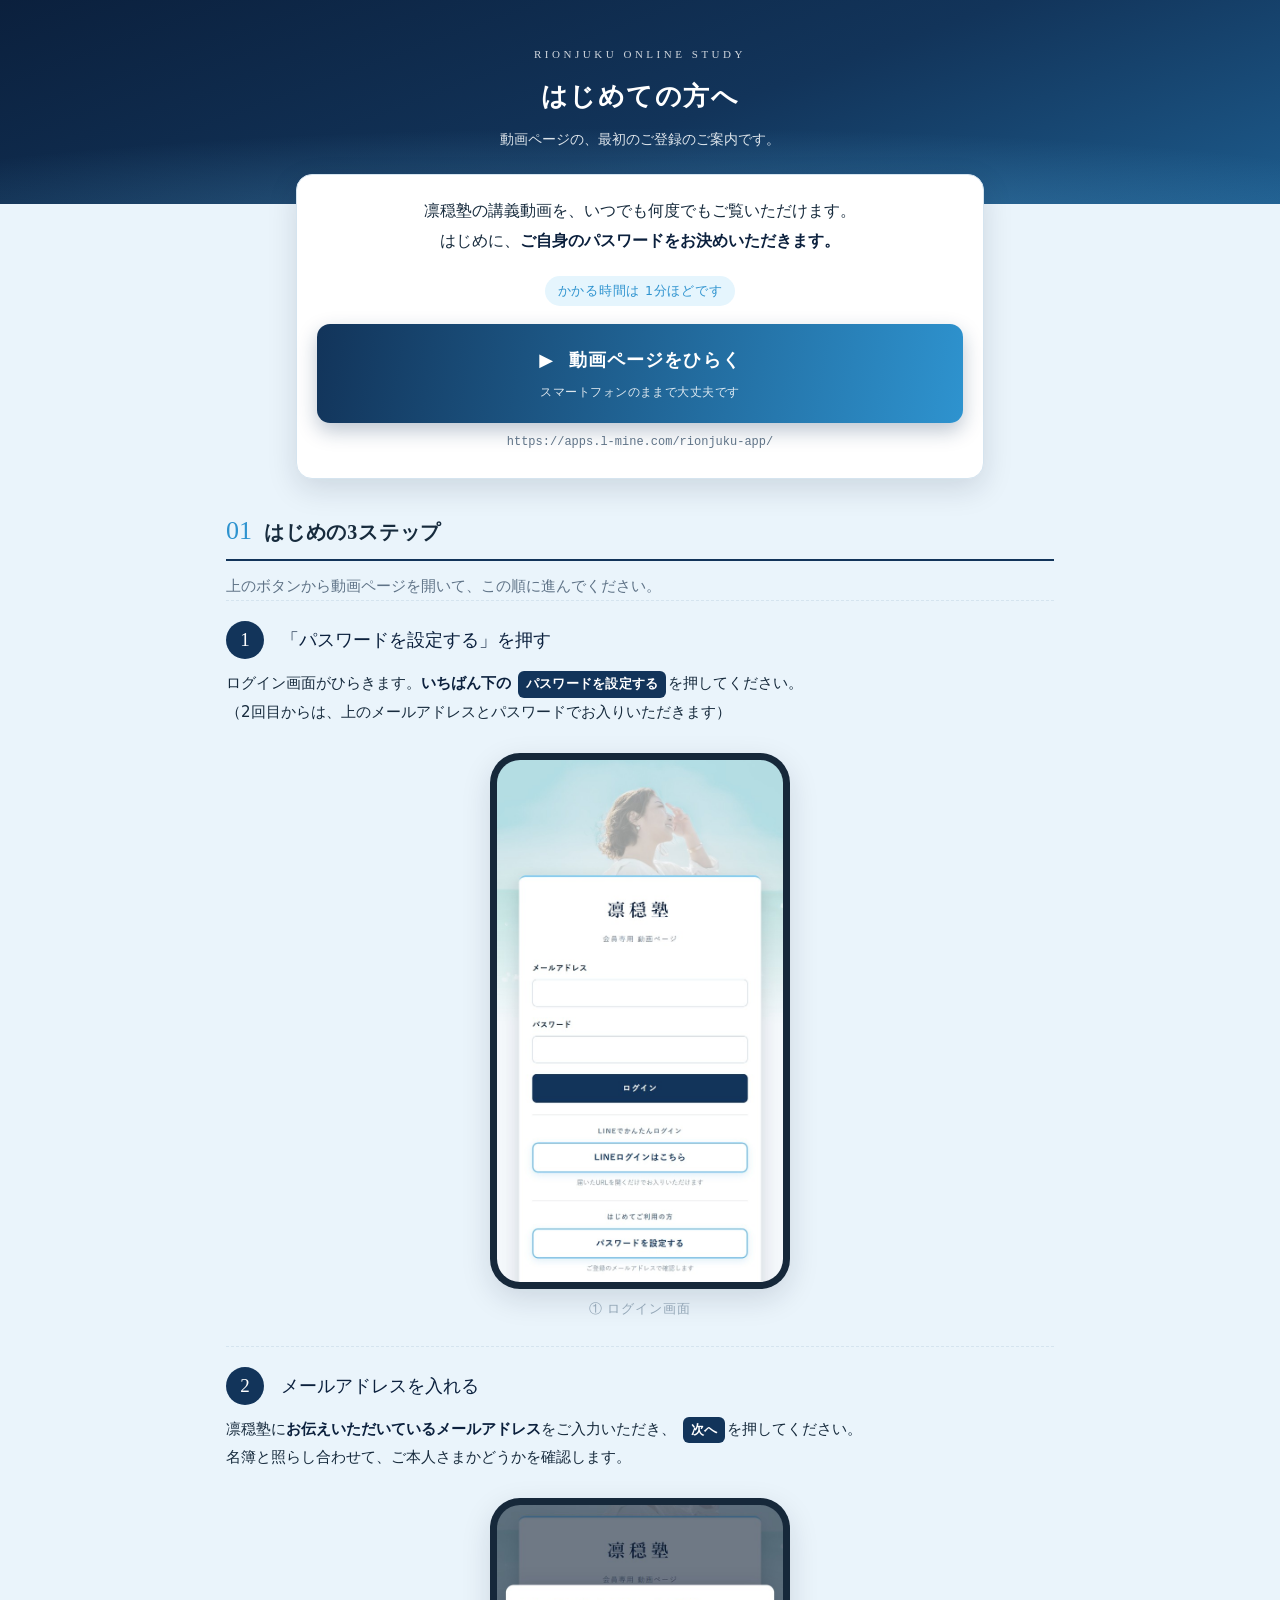
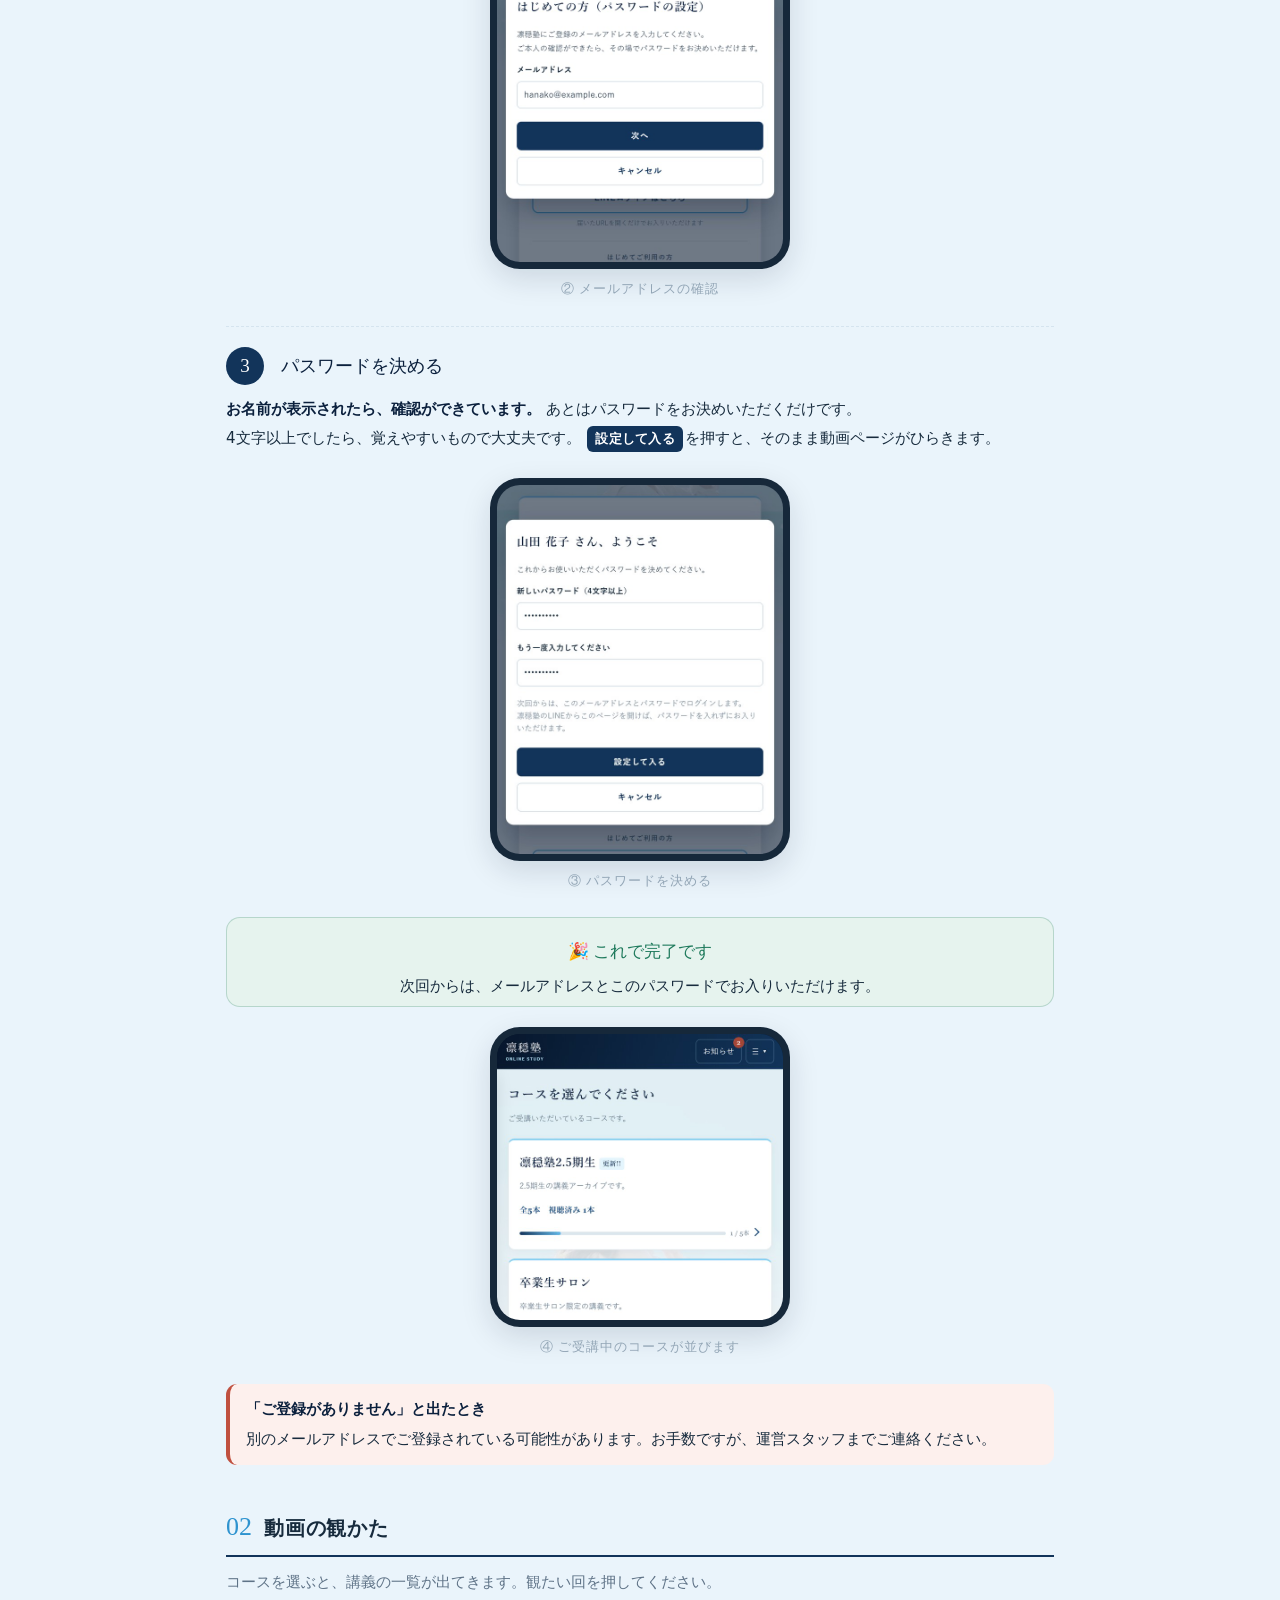
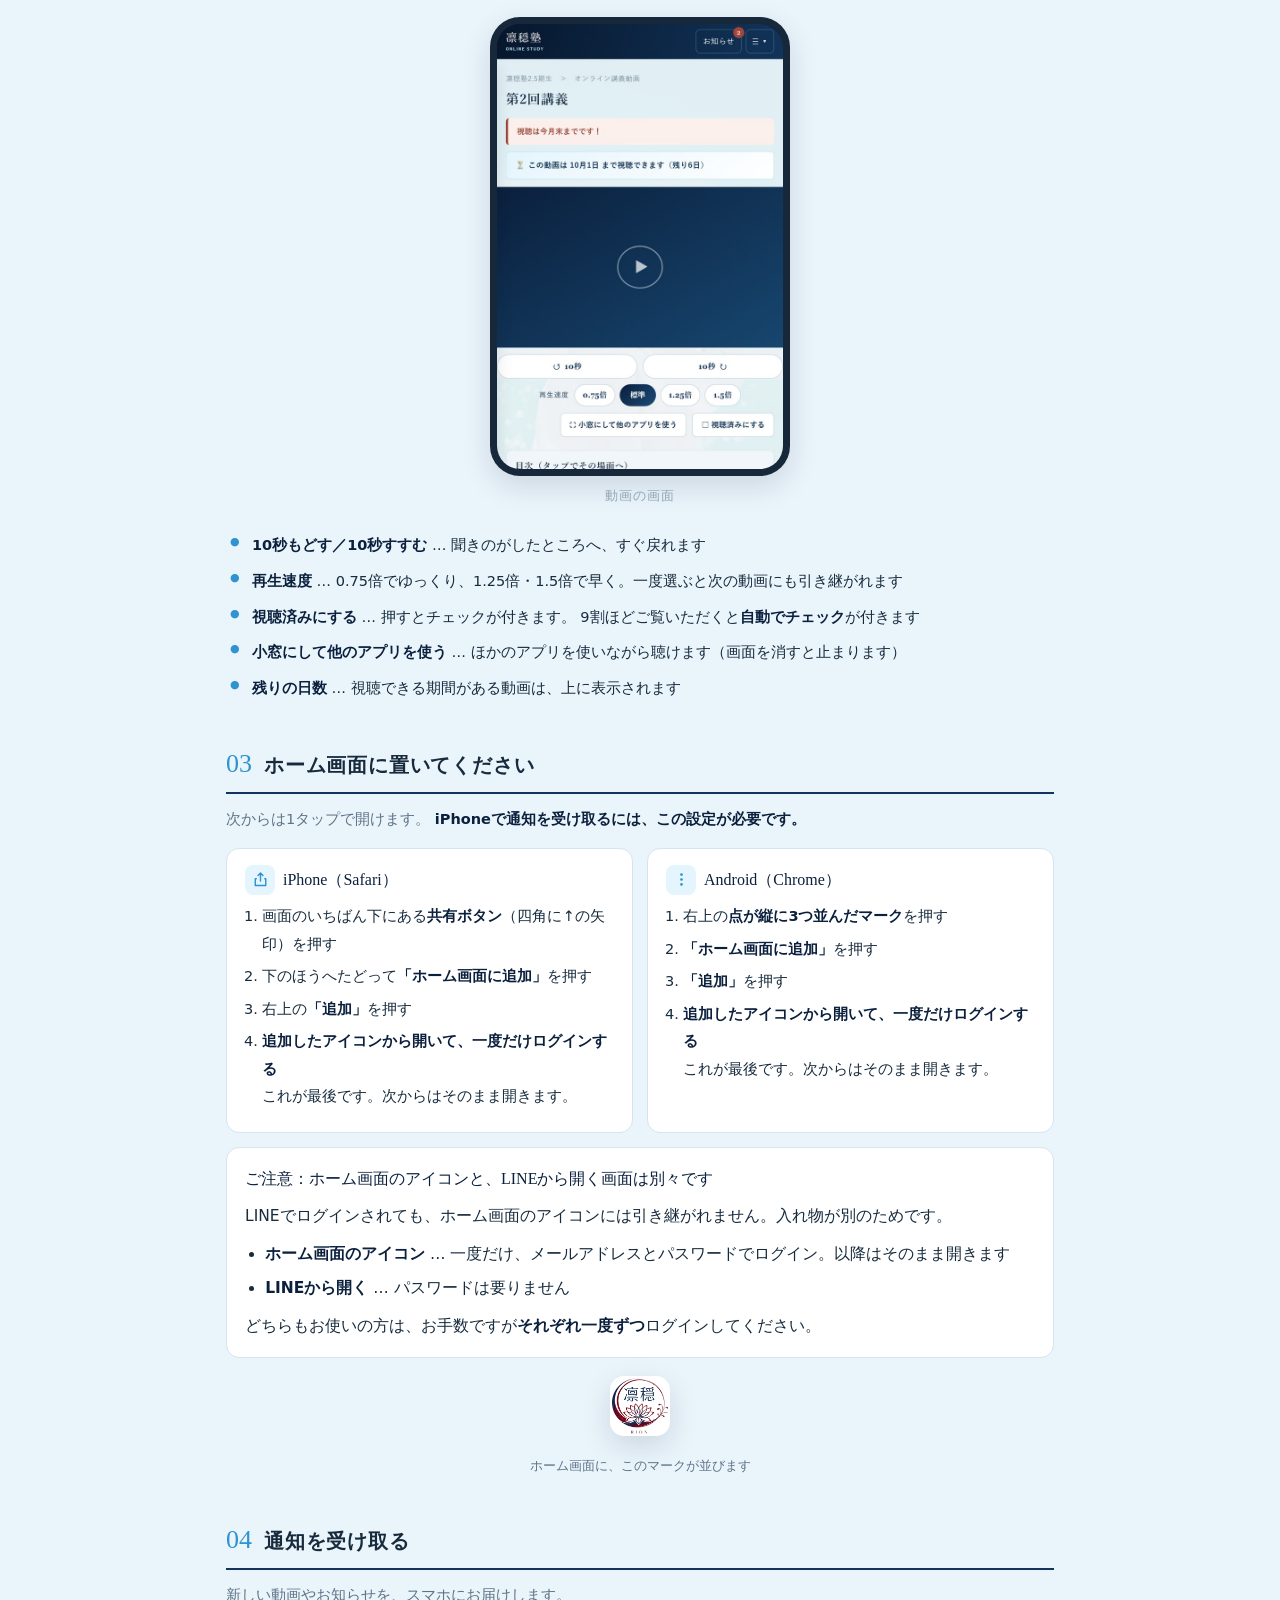
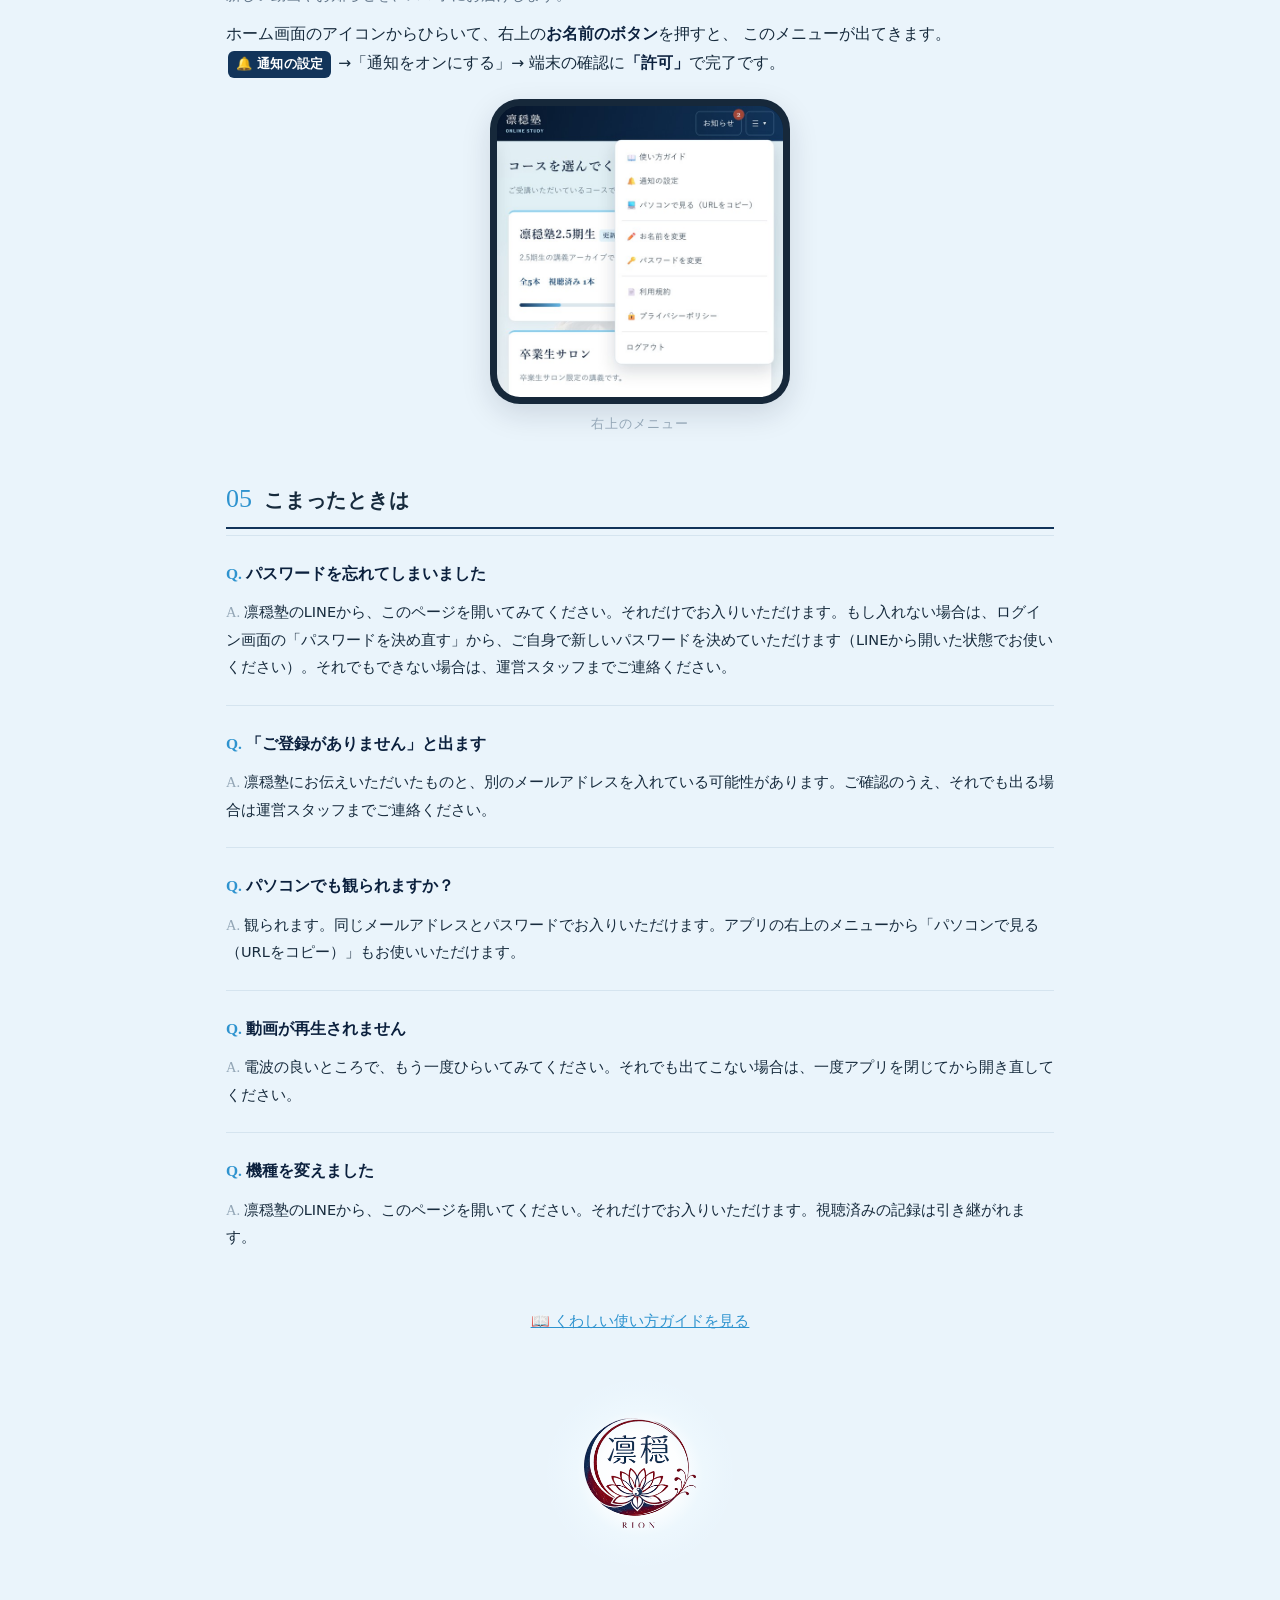
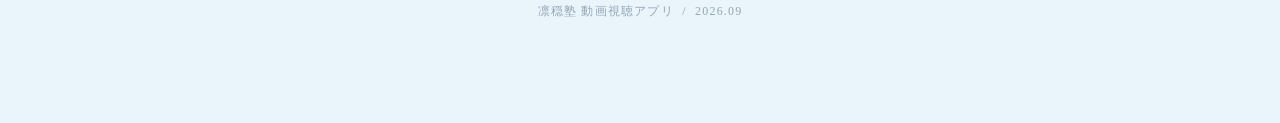
<file: start.html>
<!DOCTYPE html>
<html lang="ja">
<head>
<meta charset="UTF-8">
<meta name="viewport" content="width=device-width, initial-scale=1.0">
<meta name="robots" content="noindex,nofollow">
<title>はじめての方へ｜凛穏塾 会員専用 動画ページ</title>
<style>
*, *::before, *::after { box-sizing: border-box; }
html, body { margin: 0; padding: 0; }

:root {
  --ground:    #eaf4fb;
  --card:      #ffffff;
  --card-soft: #f4fafd;
  --ink:       #172b3d;
  --ink-soft:  #5f7387;
  --ink-faint: #93a6b6;
  --line:      #d5e4ef;
  --navy:      #12345a;
  --navy-dk:   #0b203d;
  --sky:       #2e93cf;
  --sky-soft:  #e5f5fd;
  --green:     #1f7a5c;
  --green-soft:#e6f3ee;
  --warn:      #c0503f;
  --warn-soft: #fdf0ed;
  --amber:     #9a6b12;
  --amber-soft:#fbf3e0;
  --shadow:    0 10px 30px rgba(7, 23, 44, .13);
  --serif: "Yu Mincho", YuMincho, "Hiragino Mincho ProN", "Noto Serif JP", "MS PMincho", serif;
  --sans: "Hiragino Kaku Gothic ProN", "Yu Gothic UI", "Yu Gothic", YuGothic, Meiryo, system-ui, sans-serif;
  --num: Georgia, "Times New Roman", serif;
  --mono: Consolas, "Cascadia Mono", ui-monospace, monospace;
}
@media (prefers-color-scheme: dark) {
  :root:not([data-theme="light"]) {
    --ground:#07172a; --card:#0e2338; --card-soft:#142a41;
    --ink:#e6eef5; --ink-soft:#9db1c3; --ink-faint:#6b8299; --line:#22405c;
    --navy:#9fc9e8; --navy-dk:#cfe6f6; --sky:#62b7e7; --sky-soft:#10293d;
    --green:#6cc39f; --green-soft:#102b23; --warn:#e0917f; --warn-soft:#33201c;
    --amber:#d1a95f; --amber-soft:#2b2312;
    --shadow:0 10px 30px rgba(0,0,0,.5);
  }
}
:root[data-theme="dark"] {
  --ground:#07172a; --card:#0e2338; --card-soft:#142a41;
  --ink:#e6eef5; --ink-soft:#9db1c3; --ink-faint:#6b8299; --line:#22405c;
  --navy:#9fc9e8; --navy-dk:#cfe6f6; --sky:#62b7e7; --sky-soft:#10293d;
  --green:#6cc39f; --green-soft:#102b23; --warn:#e0917f; --warn-soft:#33201c;
  --amber:#d1a95f; --amber-soft:#2b2312;
  --shadow:0 10px 30px rgba(0,0,0,.5);
}

body { background: var(--ground); color: var(--ink); font-family: var(--sans);
  line-height: 1.9; font-size: 15.5px; -webkit-text-size-adjust: 100%; }

/* ---------- 表紙 ---------- */
.cover { background: linear-gradient(160deg, #0b203d 0%, #12345a 55%, #1d5b8c 100%);
  color: #fff; padding: 54px 22px 46px; text-align: center; position: relative; overflow: hidden; }
.cover::after { content: ""; position: absolute; inset: auto -20% -60% -20%; height: 200px;
  background: radial-gradient(ellipse at center, rgba(98,183,231,.35), transparent 70%); }
.cover__kicker { font-family: var(--num); letter-spacing: .32em; font-size: 11px;
  opacity: .8; text-transform: uppercase; }
.cover__title { font-family: var(--serif); font-size: 29px; font-weight: 600;
  margin: 12px 0 10px; letter-spacing: .06em; line-height: 1.5; }
.cover__sub { font-size: 14px; opacity: .88; margin: 0 auto; max-width: 30em; }
.cover__meta { margin-top: 22px; font-family: var(--num); font-size: 11.5px; opacity: .62; }

/* ---------- 目次 ---------- */
.toc { max-width: 860px; margin: -26px auto 0; padding: 0 16px; position: relative; z-index: 2; }
.toc__box { background: var(--card); border: 1px solid var(--line); border-radius: 14px;
  box-shadow: var(--shadow); padding: 18px 20px; }
.toc__t { font-family: var(--serif); font-size: 14px; color: var(--ink-soft);
  letter-spacing: .16em; margin: 0 0 10px; }
.toc__list { list-style: none; margin: 0; padding: 0; display: grid; gap: 2px;
  grid-template-columns: repeat(auto-fit, minmax(240px, 1fr)); }
.toc__list a { display: flex; gap: 10px; align-items: baseline; text-decoration: none;
  color: var(--ink); padding: 7px 8px; border-radius: 8px; font-size: 14.5px; }
.toc__list a:hover { background: var(--sky-soft); }
.toc__no { font-family: var(--num); color: var(--sky); font-size: 13px; min-width: 1.4em; }

/* ---------- 本文 ---------- */
.wrap { max-width: 860px; margin: 0 auto; padding: 30px 16px 90px; }
.sec { margin: 44px 0 0; scroll-margin-top: 14px; }
.sec__head { display: flex; align-items: baseline; gap: 12px; border-bottom: 2px solid var(--navy);
  padding-bottom: 8px; margin-bottom: 6px; }
.sec__no { font-family: var(--num); font-size: 26px; color: var(--sky); line-height: 1; }
.sec__title { font-family: var(--serif); font-size: 20px; font-weight: 600; margin: 0;
  letter-spacing: .04em; }
.sec__lead { color: var(--ink-soft); font-size: 14.5px; margin: 12px 0 0; }

h3 { font-family: var(--serif); font-size: 16.5px; margin: 30px 0 8px; letter-spacing: .03em;
  padding-left: 12px; border-left: 4px solid var(--sky); }
p { margin: 10px 0; }
b, strong { color: var(--navy-dk); font-weight: 700; }
a { color: var(--sky); }
code { font-family: var(--mono); font-size: .88em; background: var(--sky-soft);
  padding: 2px 6px; border-radius: 5px; color: var(--navy-dk); word-break: break-all; }

/* ---------- カード・囲み ---------- */
.card { background: var(--card); border: 1px solid var(--line); border-radius: 13px;
  padding: 16px 18px; margin: 16px 0; box-shadow: 0 2px 8px rgba(7,23,44,.05); }
.card__t { font-family: var(--serif); font-size: 15.5px; margin: 0 0 8px; color: var(--navy-dk); }
.note { border-radius: 11px; padding: 12px 16px; margin: 14px 0; font-size: 14.5px;
  border-left: 4px solid var(--sky); background: var(--sky-soft); }
.note > b:first-child { display: block; margin-bottom: 2px; }
.note--warn  { border-left-color: var(--warn);  background: var(--warn-soft); }
.note--ok    { border-left-color: var(--green); background: var(--green-soft); }
.note--amber { border-left-color: var(--amber); background: var(--amber-soft); }

/* ---------- 手順 ---------- */
.steps { list-style: none; counter-reset: st; margin: 16px 0; padding: 0; }
.steps > li { counter-increment: st; position: relative; padding: 2px 0 16px 46px; }
.steps > li::before { content: counter(st); position: absolute; left: 0; top: 0;
  width: 30px; height: 30px; border-radius: 50%; background: var(--navy); color: #fff;
  font-family: var(--num); font-size: 15px; display: flex; align-items: center;
  justify-content: center; }
.steps > li::after { content: ""; position: absolute; left: 15px; top: 34px; bottom: 2px;
  width: 1px; background: var(--line); }
.steps > li:last-child::after { display: none; }
.steps b { display: block; }

/* ---------- 表 ---------- */
.tablewrap { overflow-x: auto; margin: 16px 0; -webkit-overflow-scrolling: touch; }
table { border-collapse: collapse; width: 100%; font-size: 14px; background: var(--card);
  border-radius: 10px; overflow: hidden; min-width: 460px; }
th, td { border-bottom: 1px solid var(--line); padding: 9px 12px; text-align: left;
  vertical-align: top; }
th { background: var(--sky-soft); color: var(--navy-dk); font-weight: 700; white-space: nowrap; }
td code { background: transparent; padding: 0; }

/* ---------- 画面イメージ（共通の枠） ---------- */
.shot { margin: 20px 0 24px; }
.shot__cap { font-size: 12.5px; color: var(--ink-faint); text-align: center;
  margin-top: 9px; font-family: var(--num); letter-spacing: .08em; }
.shot--row { display: flex; gap: 18px; flex-wrap: wrap; justify-content: center; }

/* スマホ枠 */
.phone { width: 300px; margin: 0 auto; background: #16283a; border-radius: 30px;
  padding: 9px; box-shadow: var(--shadow); }
.phone__scr { background: #07172c; border-radius: 23px; overflow: hidden; position: relative;
  color: #eaf4fb; font-size: 12px; line-height: 1.65; }
.phone--img { padding: 7px; }
.phone__img { display: block; width: 100%; height: auto; border-radius: 17px; }
.phone__notch { position: absolute; top: 0; left: 50%; transform: translateX(-50%);
  width: 96px; height: 17px; background: #16283a; border-radius: 0 0 12px 12px; z-index: 5; }

/* PC枠 */
.win { max-width: 660px; margin: 0 auto; background: #16283a; border-radius: 12px;
  padding: 0 0 8px; box-shadow: var(--shadow); }
.win__bar { display: flex; align-items: center; gap: 6px; padding: 9px 12px; }
.win__dot { width: 9px; height: 9px; border-radius: 50%; background: #43596e; }
.win__url { flex: 1; margin-left: 8px; background: #0b1e30; color: #8fa9bd; font-size: 10.5px;
  font-family: var(--mono); padding: 4px 10px; border-radius: 20px; overflow: hidden;
  white-space: nowrap; text-overflow: ellipsis; }
.win__scr { background: #07172c; margin: 0 8px; border-radius: 7px; overflow: hidden;
  color: #eaf4fb; font-size: 11.5px; line-height: 1.6; }

/* ---------- アプリ画面の再現パーツ ---------- */
.a-hd { display: flex; align-items: center; gap: 8px; padding: 11px 12px;
  background: linear-gradient(100deg, #0b2743, #14456f);
  border-bottom: 1px solid rgba(255,255,255,.09); }
.a-brand { font-family: var(--serif); font-size: 13px; letter-spacing: .18em; }
.a-brand small { display: block; font-family: var(--num); font-size: 6.5px;
  letter-spacing: .3em; opacity: .6; }
.a-sp { flex: 1; }
.a-chip { border: 1px solid rgba(255,255,255,.28); border-radius: 20px; padding: 2px 9px;
  font-size: 9.5px; white-space: nowrap; }
.a-body { padding: 12px; }
.a-h1 { font-family: var(--serif); font-size: 15px; margin: 2px 0 8px; letter-spacing: .04em; }
.a-lead { color: #9db6cc; font-size: 10.5px; margin: 0 0 10px; }
.a-field { margin-bottom: 9px; }
.a-label { font-size: 9.5px; color: #9db6cc; letter-spacing: .1em; display: block;
  margin-bottom: 3px; }
.a-input { background: rgba(255,255,255,.06); border: 1px solid rgba(255,255,255,.16);
  border-radius: 8px; padding: 7px 9px; font-size: 11px; color: #cfe2f2; }
.a-input--fill { color: #eaf4fb; }
.a-btn { display: block; text-align: center; background: linear-gradient(100deg,#1d5b8c,#2e93cf);
  color: #fff; border-radius: 9px; padding: 8px; font-size: 11.5px; font-weight: 700;
  margin-top: 11px; }
.a-btn--ghost { background: transparent; border: 1px solid rgba(255,255,255,.25); }
.a-link { display: block; text-align: center; color: #8fd0f5; font-size: 10px;
  margin-top: 10px; text-decoration: underline; }
.a-note { color: #7f97ab; font-size: 9.5px; text-align: center; margin-top: 9px; line-height: 1.7; }
.a-card { background: rgba(255,255,255,.055); border: 1px solid rgba(255,255,255,.1);
  border-radius: 9px; padding: 9px 10px; margin-bottom: 8px; }
.a-card__t { font-family: var(--serif); font-size: 11.5px; margin-bottom: 3px; }
.a-muted { color: #8ba4b9; font-size: 9.5px; }
.a-vid { background: #000; border-radius: 7px; aspect-ratio: 16/9; display: flex;
  align-items: center; justify-content: center; color: #55708a; font-size: 18px; }
.a-marks { display: flex; flex-wrap: wrap; gap: 5px; }
.a-mark { background: rgba(98,183,231,.16); border: 1px solid rgba(98,183,231,.4);
  color: #a8dcf7; border-radius: 20px; padding: 2px 8px; font-size: 9.5px;
  font-family: var(--num); }
.a-side { background: rgba(255,255,255,.03); border-right: 1px solid rgba(255,255,255,.08);
  padding: 9px; }
.a-chap { border-radius: 7px; padding: 5px 8px; font-size: 9.5px; white-space: nowrap; margin-bottom: 4px;
  color: #fff; font-weight: 700; display: flex; justify-content: space-between; gap: 6px; }
.cc0 { background: #1f5f8b; } .cc1 { background: #2b7a6b; } .cc2 { background: #6a4b8a; }
.cc3 { background: #8a5a2b; } .cc4 { background: #2b5f8a; } .cc5 { background: #7a2b4b; }
.a-lesson { font-size: 10px; padding: 4px 8px 4px 14px; color: #c6d8e7;
  border-left: 1px solid rgba(255,255,255,.12); margin-left: 6px; }
.a-lesson.on { color: #fff; background: rgba(98,183,231,.14); border-radius: 0 6px 6px 0; }
.a-lim { display: inline-block; font-size: 8.5px; border-radius: 4px; padding: 0 5px;
  margin-left: 4px; font-family: var(--num); }
.a-lim--soon { background: #6b3a1e; color: #ffd7a8; }
.a-lim--before { background: #23405c; color: #a8cbe6; }
.a-menu { background: #0e2338; border: 1px solid rgba(255,255,255,.14); border-radius: 10px;
  padding: 5px; margin-top: 6px; }
.a-menu div { font-size: 10.5px; padding: 5px 8px; border-radius: 6px; }
.a-menu div.sep { padding: 0; margin: 4px 6px; height: 1px; background: rgba(255,255,255,.1); }
.a-menu div.adm { color: #ffd8a3; }
.a-tabs { display: flex; gap: 5px; padding: 8px 10px 0; }
.a-tab { font-size: 10px; padding: 4px 9px; border-radius: 7px 7px 0 0;
  background: rgba(255,255,255,.06); color: #a8c2d6; }
.a-tab.on { background: #123a5e; color: #fff; font-weight: 700; }
.a-toolbar { display: flex; gap: 5px; align-items: center; padding: 8px 10px; flex-wrap: wrap; }
.a-pill { font-size: 9px; border-radius: 20px; padding: 2px 8px;
  background: rgba(255,255,255,.07); color: #b6cee0; border: 1px solid rgba(255,255,255,.12); }
.a-pill.on { background: #2e93cf; color: #06182a; border-color: #2e93cf; font-weight: 700; }
.a-pill .n { font-family: var(--num); opacity: .75; margin-left: 3px; }
.a-tbl { width: 100%; border-collapse: collapse; font-size: 9.5px; min-width: 0; background: none; }
.a-tbl th { background: rgba(98,183,231,.12); color: #bcdcf2; padding: 4px 6px;
  border-bottom: 1px solid rgba(255,255,255,.12); white-space: nowrap; }
.a-tbl td { padding: 4px 6px; border-bottom: 1px solid rgba(255,255,255,.07); color: #d3e3f0; }
.a-badge { border-radius: 4px; font-size: 8.5px; padding: 1px 5px; }
.a-badge--ok { background: rgba(108,195,159,.2); color: #8fe0bd; }
.a-tag { background: rgba(255,255,255,.09); border-radius: 4px; font-size: 8.5px;
  padding: 1px 5px; margin-right: 3px; display: inline-block; }
.a-modal { background: #0e2338; border: 1px solid rgba(255,255,255,.16); border-radius: 11px;
  padding: 11px; margin: 10px; box-shadow: 0 12px 30px rgba(0,0,0,.5); }
.a-modal__t { font-family: var(--serif); font-size: 12px; margin-bottom: 8px;
  padding-bottom: 6px; border-bottom: 1px solid rgba(255,255,255,.12); }
.a-row2 { display: flex; gap: 6px; }
.a-row2 > * { flex: 1; }
.a-block { border: 1px dashed rgba(255,255,255,.22); border-radius: 8px; padding: 6px 8px;
  margin-bottom: 6px; font-size: 10px; }
.a-block__h { font-size: 8.5px; color: #8fd0f5; letter-spacing: .1em; margin-bottom: 3px; }
.a-add { display: flex; gap: 5px; margin-top: 6px; }
.a-add span { font-size: 9.5px; border: 1px solid rgba(255,255,255,.25); border-radius: 20px;
  padding: 2px 9px; color: #bcdcf2; }
.a-drawer { position: absolute; left: 8px; bottom: 12px; background: #123a5e; color: #fff;
  font-size: 10px; padding: 5px 12px; border-radius: 0 8px 8px 0; }
.a-toast { background: #0e2338; border: 1px solid rgba(255,255,255,.16); border-radius: 10px;
  padding: 12px; margin: 26px 12px; text-align: center; }
.a-dots { display: flex; gap: 4px; justify-content: center; margin-top: 8px; }
.a-dots i { width: 5px; height: 5px; border-radius: 50%; background: rgba(255,255,255,.25); }
.a-dots i.on { background: #62b7e7; }
.a-sys { background: #dfe6ec; color: #1b2a38; font-size: 10px; border-radius: 9px;
  padding: 8px 10px; margin: 8px; }
.a-sys b { color: #1b2a38; }
.a-sysbtn { background: #fff; border: 1px solid #b9c6d1; border-radius: 6px; padding: 3px 8px;
  display: inline-block; margin-top: 5px; font-size: 9.5px; }

/* ---------- 足元のロゴ ---------- */
/* 白地のロゴを、白い光の中に multiply で重ねる。
   明るい紙面でも濃紺のダークモードでも、四角い画像に見えない。 */
.mark { position: relative; width: 186px; height: 186px; margin: 44px auto 0;
  display: flex; align-items: center; justify-content: center; }
.mark::before { content: ""; position: absolute; inset: 0; border-radius: 50%;
  background: radial-gradient(circle, rgba(255,255,255,.97) 0%, rgba(255,255,255,.92) 30%,
    rgba(240,250,255,.55) 48%, rgba(235,247,255,.22) 66%, rgba(255,255,255,0) 84%); }
.mark img { position: relative; width: 112px; height: 112px; mix-blend-mode: multiply; }

/* ---------- 流れ図 ---------- */
.flow { margin: 18px 0; }
.flow__row { display: grid; grid-template-columns: 96px 1fr; gap: 12px; align-items: start;
  padding: 11px 0; border-top: 1px dashed var(--line); }
.flow__row:first-child { border-top: 0; }
.flow__who { font-size: 12px; text-align: center; border-radius: 8px; padding: 5px 4px;
  background: var(--sky-soft); color: var(--navy-dk); font-weight: 700; }
.flow__who--sys { background: var(--green-soft); color: var(--green); }
.flow__who--gas { background: var(--amber-soft); color: var(--amber); }
.flow__what { font-size: 14.5px; }
.flow__arrow { text-align: center; color: var(--ink-faint); font-size: 13px; margin: -4px 0; }

/* ---------- その他 ---------- */
.kv { display: grid; grid-template-columns: 7.5em 1fr; gap: 4px 12px; font-size: 14.5px;
  margin: 10px 0; }
.kv dt { color: var(--ink-soft); }
.kv dd { margin: 0; }
.qa { border-top: 1px solid var(--line); padding: 13px 0; }
.qa__q { font-weight: 700; color: var(--navy-dk); }
.qa__q::before { content: "Q. "; font-family: var(--num); color: var(--sky); }
.qa__a { font-size: 14.5px; margin-top: 3px; }
.qa__a::before { content: "A. "; font-family: var(--num); color: var(--ink-faint); }
.foot { text-align: center; color: var(--ink-faint); font-size: 12px; margin-top: 60px;
  padding-top: 20px; border-top: 1px solid var(--line); font-family: var(--num);
  letter-spacing: .1em; }
.top { position: fixed; right: 14px; bottom: 14px; background: var(--navy); color: #fff;
  border-radius: 50%; width: 42px; height: 42px; display: flex; align-items: center;
  justify-content: center; text-decoration: none; box-shadow: var(--shadow); font-size: 15px; }

@media print {
  .top, .toc { display: none; }
  body { background: #fff; }
  .sec { break-inside: avoid; }
}
@media (max-width: 560px) {
  body { font-size: 15px; }
  .cover__title { font-size: 23px; }
  .sec__title { font-size: 17.5px; }
  .win { max-width: 100%; }
  .kv { grid-template-columns: 1fr; gap: 0 0; }
  .kv dt { margin-top: 8px; font-size: 12.5px; }
  .flow__row { grid-template-columns: 74px 1fr; }
}

.hero { max-width: 720px; margin: -30px auto 0; padding: 0 16px; position: relative; z-index: 2; }
.hero__box { background: var(--card); border: 1px solid var(--line); border-radius: 16px;
  box-shadow: var(--shadow); padding: 22px 20px 24px; text-align: center; }
.hero__lead { font-size: 15.5px; margin: 0 0 10px; }
.hero__time { display: inline-block; font-size: 12.5px; letter-spacing: .06em;
  background: var(--sky-soft); color: var(--sky); border-radius: 20px; padding: 3px 13px;
  margin-bottom: 4px; }
.go { display: block; text-decoration: none; text-align: center;
  background: linear-gradient(100deg, #12345a, #2e93cf); color: #fff;
  font-size: 18px; font-weight: 700; letter-spacing: .06em;
  padding: 19px 18px; border-radius: 13px; margin: 14px 0 8px;
  box-shadow: 0 8px 20px rgba(18,52,90,.28); }
.go small { display: block; font-weight: 400; font-size: 12px; opacity: .85;
  letter-spacing: .04em; margin-top: 4px; }
.go:active { transform: translateY(1px); }
.url { font-family: var(--mono); font-size: 12px; color: var(--ink-soft);
  word-break: break-all; margin: 0; }

/* 手順 */
.stp { padding: 20px 0 6px; border-top: 1px dashed var(--line); }
.stp:first-of-type { border-top: 0; }
.stp__h { display: grid; grid-template-columns: 42px 1fr; gap: 13px; align-items: center; }
.stp__n { width: 38px; height: 38px; border-radius: 50%; background: var(--navy); color: #fff;
  font-family: var(--num); font-size: 19px; display: flex; align-items: center;
  justify-content: center; }
.stp__t { font-family: var(--serif); font-size: 18px; color: var(--navy-dk); margin: 0;
  line-height: 1.45; }
.stp__d { margin: 10px 0 0; font-size: 15px; }

/* 画面の中のどこを押すか */
.here { display: inline-block; background: var(--navy); color: #fff; font-size: 13px;
  font-weight: 700; border-radius: 6px; padding: 1px 8px; margin: 0 2px;
  white-space: nowrap; letter-spacing: .02em; }

/* 2つ並べる（iPhone / Android） */
.two { display: grid; gap: 14px; margin-top: 14px; }
@media (min-width: 640px) { .two { grid-template-columns: 1fr 1fr; } }
.os { background: var(--card); border: 1px solid var(--line); border-radius: 13px;
  padding: 16px 18px; }
.os__t { font-family: var(--serif); font-size: 16px; color: var(--navy-dk); margin: 0 0 8px;
  display: flex; align-items: center; gap: 8px; }
.os__ic { width: 30px; height: 30px; border-radius: 8px; background: var(--sky-soft);
  color: var(--sky); font-size: 16px; display: flex; align-items: center;
  justify-content: center; flex: none; }
.os ol { margin: 0; padding-left: 1.2em; font-size: 14.5px; }
.os li { margin: 5px 0; }

/* 完了後の見え方 */
.done-box { background: var(--green-soft); border: 1px solid rgba(31,122,92,.24);
  border-radius: 14px; padding: 18px 18px 6px; margin: 22px 0 0; }
.done-box__t { font-family: var(--serif); font-size: 17px; color: var(--green);
  margin: 0 0 4px; text-align: center; }
.done-box__d { text-align: center; font-size: 14.5px; margin: 0; }

/* 画面のここを見てほしい、という説明 */
.pts { list-style: none; margin: 14px 0 0; padding: 0; }
.pts li { position: relative; padding: 0 0 0 26px; margin: 8px 0; font-size: 14.5px; }
.pts li::before { content: "\25CF"; position: absolute; left: 4px; top: 0;
  color: var(--sky); font-size: 11px; }

@media (max-width: 560px) {
  .hero__box { padding: 18px 15px 20px; }
  .go { font-size: 17px; padding: 18px 14px; }
  .stp__t { font-size: 17px; }
  .phone { width: 280px; }
}
</style>
</head>
<body>
<header class="cover" style="padding:44px 22px 52px">
  <div class="cover__kicker">RIONJUKU ONLINE STUDY</div>
  <h1 class="cover__title" style="font-size:26px">はじめての方へ</h1>
  <p class="cover__sub">動画ページの、最初のご登録のご案内です。</p>
</header>

<div class="hero"><div class="hero__box">
  <p class="hero__lead">凛穏塾の講義動画を、いつでも何度でもご覧いただけます。<br>
    はじめに、<b>ご自身のパスワードをお決めいただきます。</b></p>
  <p class="hero__time">かかる時間は 1分ほどです</p>
  <a class="go" id="go" href="index.html">&#9654;&nbsp; 動画ページをひらく
    <small>スマートフォンのままで大丈夫です</small></a>
  <p class="url">https://apps.l-mine.com/rionjuku-app/</p>
</div></div>

<main class="wrap" style="padding-top:26px">

  <div class="sec" style="margin-top:8px"><div class="sec__head">
    <span class="sec__no">01</span><h2 class="sec__title">はじめの3ステップ</h2></div>
    <p class="sec__lead">上のボタンから動画ページを開いて、この順に進んでください。</p>
  </div>

  <div class="stp">
    <div class="stp__h"><div class="stp__n">1</div>
      <p class="stp__t">「パスワードを設定する」を押す</p></div>
    <p class="stp__d">ログイン画面がひらきます。<b>いちばん下の</b>
      <span class="here">パスワードを設定する</span>を押してください。<br>
      （2回目からは、上のメールアドレスとパスワードでお入りいただきます）</p>
  </div>
  <div class="shot"><div class="phone phone--img"><div class="phone__scr"><img class="phone__img" src="assets/shots/login.jpg" alt="" loading="lazy"></div></div><p class="shot__cap">① ログイン画面</p></div>

  <div class="stp">
    <div class="stp__h"><div class="stp__n">2</div>
      <p class="stp__t">メールアドレスを入れる</p></div>
    <p class="stp__d">凛穏塾に<b>お伝えいただいているメールアドレス</b>をご入力いただき、
      <span class="here">次へ</span>を押してください。<br>
      名簿と照らし合わせて、ご本人さまかどうかを確認します。</p>
  </div>
  <div class="shot"><div class="phone phone--img"><div class="phone__scr"><img class="phone__img" src="assets/shots/first.jpg" alt="" loading="lazy"></div></div><p class="shot__cap">② メールアドレスの確認</p></div>

  <div class="stp">
    <div class="stp__h"><div class="stp__n">3</div>
      <p class="stp__t">パスワードを決める</p></div>
    <p class="stp__d"><b>お名前が表示されたら、確認ができています。</b>
      あとはパスワードをお決めいただくだけです。<br>
      4文字以上でしたら、覚えやすいもので大丈夫です。
      <span class="here">設定して入る</span>を押すと、そのまま動画ページがひらきます。</p>
  </div>
  <div class="shot"><div class="phone phone--img"><div class="phone__scr"><img class="phone__img" src="assets/shots/firstpass.jpg" alt="" loading="lazy"></div></div><p class="shot__cap">③ パスワードを決める</p></div>

  <div class="done-box">
    <p class="done-box__t">&#127881; これで完了です</p>
    <p class="done-box__d">次回からは、メールアドレスとこのパスワードでお入りいただけます。</p>
  </div>
  <div class="shot"><div class="phone phone--img"><div class="phone__scr"><img class="phone__img" src="assets/shots/picker.jpg" alt="" loading="lazy"></div></div><p class="shot__cap">④ ご受講中のコースが並びます</p></div>

  <div class="note note--warn"><b>「ご登録がありません」と出たとき</b>別のメールアドレスでご登録されている可能性があります。お手数ですが、運営スタッフまでご連絡ください。</div>

  <div class="sec"><div class="sec__head">
    <span class="sec__no">02</span><h2 class="sec__title">動画の観かた</h2></div>
    <p class="sec__lead">コースを選ぶと、講義の一覧が出てきます。観たい回を押してください。</p>
  </div>
  <div class="shot"><div class="phone phone--img"><div class="phone__scr"><img class="phone__img" src="assets/shots/watch.jpg" alt="" loading="lazy"></div></div><p class="shot__cap">動画の画面</p></div>
  <ul class="pts">
    <li><b>10秒もどす／10秒すすむ</b> … 聞きのがしたところへ、すぐ戻れます</li>
    <li><b>再生速度</b> … 0.75倍でゆっくり、1.25倍・1.5倍で早く。一度選ぶと次の動画にも引き継がれます</li>
    <li><b>視聴済みにする</b> … 押すとチェックが付きます。
      9割ほどご覧いただくと<b>自動でチェック</b>が付きます</li>
    <li><b>小窓にして他のアプリを使う</b> … ほかのアプリを使いながら聴けます（画面を消すと止まります）</li>
    <li><b>残りの日数</b> … 視聴できる期間がある動画は、上に表示されます</li>
  </ul>

  <div class="sec"><div class="sec__head">
    <span class="sec__no">03</span><h2 class="sec__title">ホーム画面に置いてください</h2></div>
    <p class="sec__lead">次からは1タップで開けます。
      <b>iPhoneで通知を受け取るには、この設定が必要です。</b></p>
  </div>
  <div class="two">
    <div class="os"><p class="os__t"><span class="os__ic"><svg viewBox="0 0 24 24" width="17" height="17" fill="none" stroke="currentColor" stroke-width="2" stroke-linecap="round" stroke-linejoin="round"><path d="M12 3v11M12 3l-3.4 3.4M12 3l3.4 3.4"/><path d="M6 11H4.6v9.4h14.8V11H18"/></svg></span>iPhone（Safari）</p>
      <ol>
        <li>画面のいちばん下にある<b>共有ボタン</b>（四角に↑の矢印）を押す</li>
        <li>下のほうへたどって<b>「ホーム画面に追加」</b>を押す</li>
        <li>右上の<b>「追加」</b>を押す</li>
        <li><b>追加したアイコンから開いて、一度だけログインする</b><br>これが最後です。次からはそのまま開きます。</li>
      </ol></div>
    <div class="os"><p class="os__t"><span class="os__ic"><svg viewBox="0 0 24 24" width="17" height="17" fill="currentColor"><circle cx="12" cy="5" r="1.9"/><circle cx="12" cy="12" r="1.9"/><circle cx="12" cy="19" r="1.9"/></svg></span>Android（Chrome）</p>
      <ol>
        <li>右上の<b>点が縦に3つ並んだマーク</b>を押す</li>
        <li><b>「ホーム画面に追加」</b>を押す</li>
        <li><b>「追加」</b>を押す</li>
        <li><b>追加したアイコンから開いて、一度だけログインする</b><br>これが最後です。次からはそのまま開きます。</li>
      </ol></div>
  </div>
  <!-- LINE連携との関係（2026-11-16）。ここを書いておかないと「LINEで入れたのにアイコンでは入れない」になる -->
  <div class="os" style="margin-top:14px">
    <p class="os__t">ご注意：ホーム画面のアイコンと、LINEから開く画面は別々です</p>
    <p style="margin:6px 0 0">LINEでログインされても、ホーム画面のアイコンには引き継がれません。入れ物が別のためです。</p>
    <ul style="margin:8px 0 0;padding-left:1.3em">
      <li><b>ホーム画面のアイコン</b> … 一度だけ、メールアドレスとパスワードでログイン。以降はそのまま開きます</li>
      <li><b>LINEから開く</b> … パスワードは要りません</li>
    </ul>
    <p style="margin:8px 0 0">どちらもお使いの方は、お手数ですが<b>それぞれ一度ずつ</b>ログインしてください。</p>
  </div>
  <div style="text-align:center;margin-top:18px">
    <img src="[data-uri]" alt="凛穏塾" width="60" height="60"
      style="border-radius:14px;background:#fff;padding:2px;box-shadow:var(--shadow)">
    <p style="font-size:13px;color:var(--ink-soft);margin:7px 0 0">
      ホーム画面に、このマークが並びます</p>
  </div>

  <div class="sec"><div class="sec__head">
    <span class="sec__no">04</span><h2 class="sec__title">通知を受け取る</h2></div>
    <p class="sec__lead">新しい動画やお知らせを、スマホにお届けします。</p>
  </div>
  <p>ホーム画面のアイコンからひらいて、右上の<b>お名前のボタン</b>を押すと、
    このメニューが出てきます。<span class="here">&#128276; 通知の設定</span>
    →「通知をオンにする」→ 端末の確認に<b>「許可」</b>で完了です。</p>
  <div class="shot"><div class="phone phone--img"><div class="phone__scr"><img class="phone__img" src="assets/shots/menu.jpg" alt="" loading="lazy"></div></div><p class="shot__cap">右上のメニュー</p></div>

  <div class="sec"><div class="sec__head">
    <span class="sec__no">05</span><h2 class="sec__title">こまったときは</h2></div></div>
  <div class="qa"><p class="qa__q">パスワードを忘れてしまいました</p><p class="qa__a">凛穏塾のLINEから、このページを開いてみてください。それだけでお入りいただけます。もし入れない場合は、ログイン画面の「パスワードを決め直す」から、ご自身で新しいパスワードを決めていただけます（LINEから開いた状態でお使いください）。それでもできない場合は、運営スタッフまでご連絡ください。</p></div><div class="qa"><p class="qa__q">「ご登録がありません」と出ます</p><p class="qa__a">凛穏塾にお伝えいただいたものと、別のメールアドレスを入れている可能性があります。ご確認のうえ、それでも出る場合は運営スタッフまでご連絡ください。</p></div><div class="qa"><p class="qa__q">パソコンでも観られますか？</p><p class="qa__a">観られます。同じメールアドレスとパスワードでお入りいただけます。アプリの右上のメニューから「パソコンで見る（URLをコピー）」もお使いいただけます。</p></div><div class="qa"><p class="qa__q">動画が再生されません</p><p class="qa__a">電波の良いところで、もう一度ひらいてみてください。それでも出てこない場合は、一度アプリを閉じてから開き直してください。</p></div><div class="qa"><p class="qa__q">機種を変えました</p><p class="qa__a">凛穏塾のLINEから、このページを開いてください。それだけでお入りいただけます。視聴済みの記録は引き継がれます。</p></div>

  <div style="text-align:center;margin:32px 0 0">
    <a href="guide.html" style="font-size:15px">&#128214; くわしい使い方ガイドを見る</a>
  </div>

  <div class="mark"><img src="[data-uri]" alt="凛穏塾"></div>
  <p class="foot" style="margin-top:14px;border-top:0">凛穏塾 動画視聴アプリ &nbsp;/&nbsp; 2026.09</p>
</main>

<script>
(function () {
  // ご案内のURLに ?uid=… が付いていたら、動画ページへそのまま引き継ぐ
  // （プロラインの [[uid]] 経由で来られた方は、名簿にUIDが記録されます）
  var m = location.search.match(/[?&](?:uid|lineuid)=([^&]+)/);
  var uid = m ? m[1] : '';
  if (!uid || /^(%5B%5B|\[\[)/.test(uid)) return;   // 未置換の [[uid]] は無視
  var a = document.getElementById('go');
  if (a) a.href = 'index.html?uid=' + uid;
})();
</script>

</body>
</html>
</file>
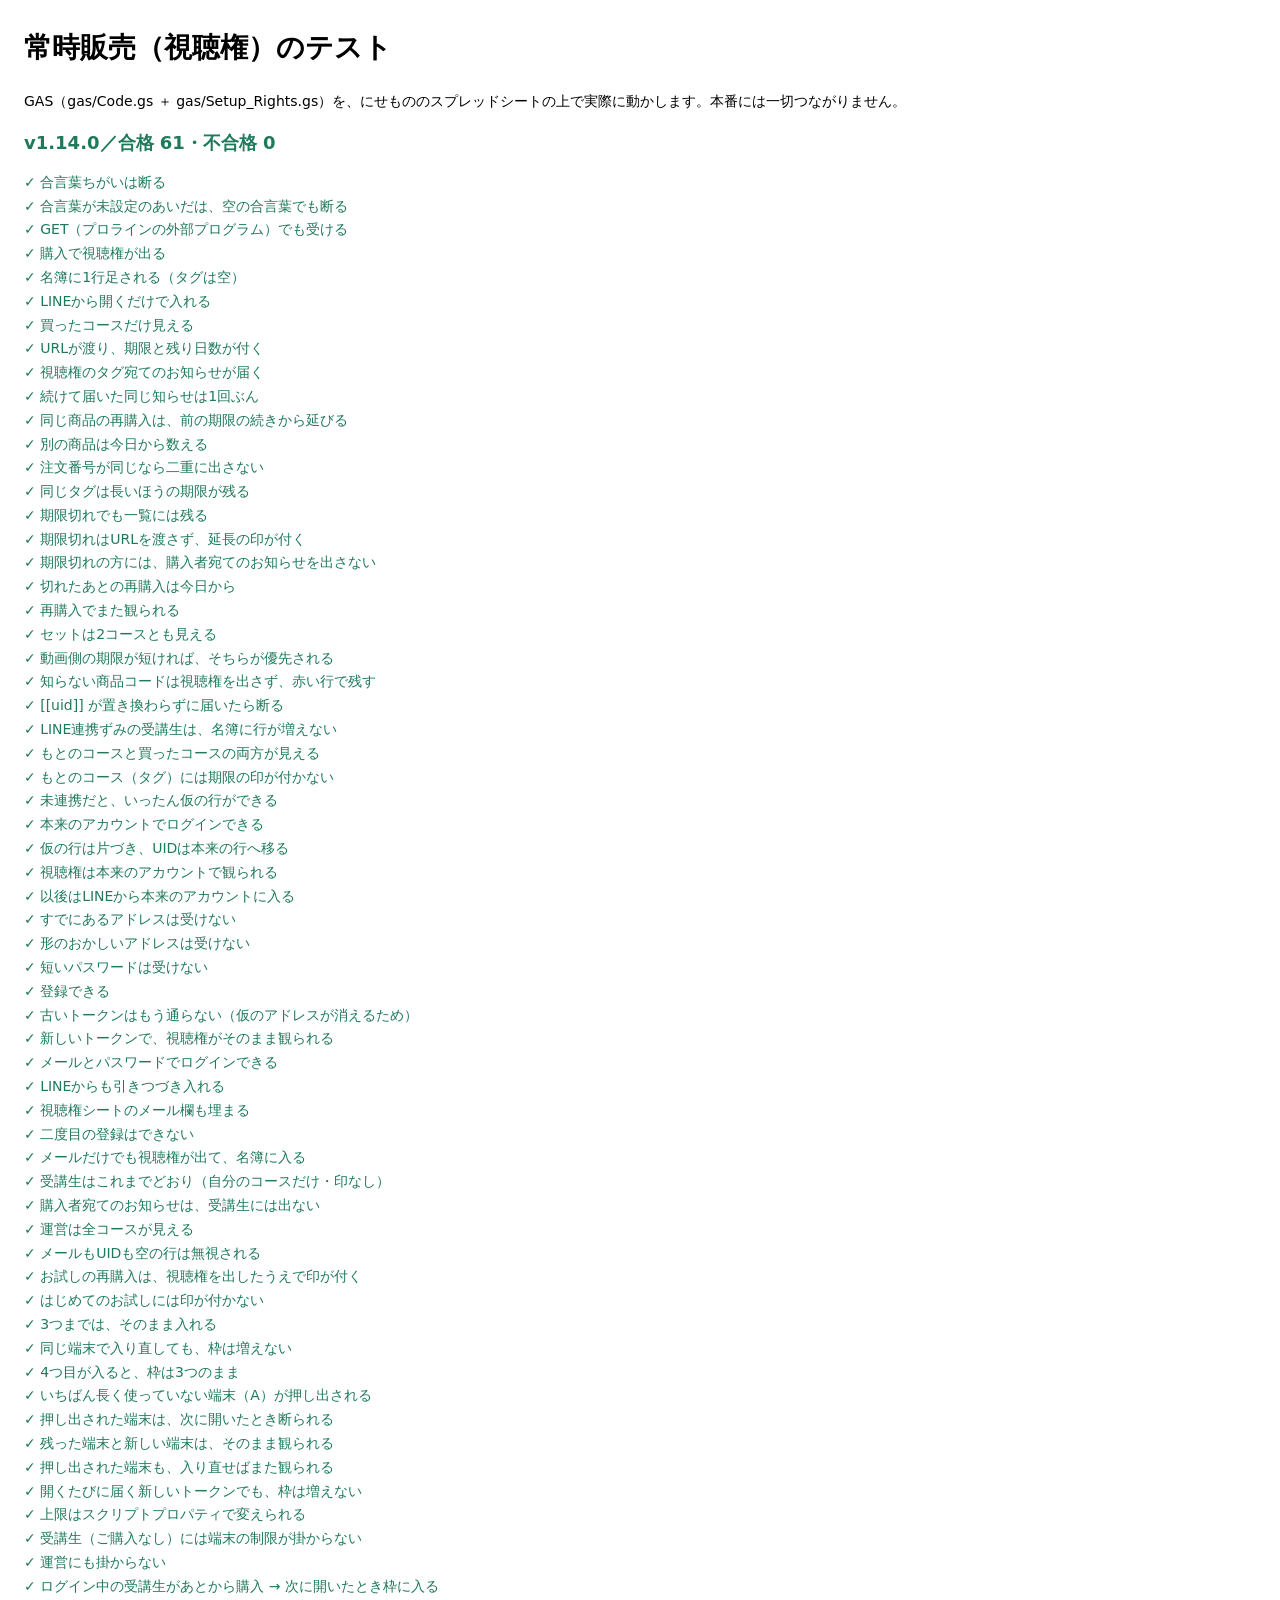
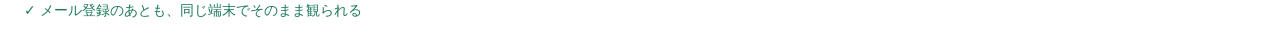
<file: tests/rights.test.html>
<!doctype html>
<html lang="ja">
<head>
<meta charset="utf-8">
<meta name="robots" content="noindex">
<title>常時販売（視聴権）のテスト</title>
<style>
  body { font: 14px/1.7 system-ui, sans-serif; margin: 24px; }
  .ok { color: #1f7a5c; } .ng { color: #c0503f; font-weight: 700; }
  #sum { font-size: 18px; font-weight: 700; margin-bottom: 12px; }
</style>
</head>
<body>
<h1>常時販売（視聴権）のテスト</h1>
<p>GAS（gas/Code.gs ＋ gas/Setup_Rights.gs）を、にせもののスプレッドシートの上で実際に動かします。本番には一切つながりません。</p>
<div id="sum">実行中…</div>
<div id="log"></div>
<script>
/* ===== にせもののGAS環境 ===== */
(function (w) {
  var book = {};          // シート名 → 2次元配列
  var order = [];
  var props = {};
  function Sheet(name) { this.name = name; this.rows = []; }
  Sheet.prototype.getLastRow = function () {
    for (var i = this.rows.length - 1; i >= 0; i--) {
      if (this.rows[i].some(function (c) { return c !== '' && c != null; })) return i + 1;
    }
    return 0;
  };
  Sheet.prototype.getLastColumn = function () {
    var m = 0;
    this.rows.forEach(function (r) { for (var i = r.length - 1; i >= 0; i--) { if (r[i] !== '' && r[i] != null) { if (i + 1 > m) m = i + 1; break; } } });
    return m;
  };
  Sheet.prototype.getMaxRows = function () { return Math.max(this.rows.length, 1000); };
  Sheet.prototype.appendRow = function (vals) { this.rows[this.getLastRow()] = vals.slice(); };
  Sheet.prototype.setFrozenRows = function () {};
  Sheet.prototype.setColumnWidth = function () {};
  Sheet.prototype.deleteRows = function (from, n) { this.rows.splice(from - 1, n); };
  Sheet.prototype.deleteRow = function (row) { this.rows.splice(row - 1, 1); };
  Sheet.prototype.getRange = function (r, c, nr, nc) {
    var sh = this; nr = nr || 1; nc = nc || 1;
    var range = {
      getValues: function () {
        var out = [];
        for (var i = 0; i < nr; i++) {
          var row = [];
          for (var j = 0; j < nc; j++) {
            var v = (sh.rows[r - 1 + i] || [])[c - 1 + j];
            row.push(v == null ? '' : v);
          }
          out.push(row);
        }
        return out;
      },
      getValue: function () { return range.getValues()[0][0]; },
      setValues: function (vals) {
        for (var i = 0; i < vals.length; i++) {
          while (sh.rows.length < r + i) sh.rows.push([]);
          for (var j = 0; j < vals[i].length; j++) {
            var row = sh.rows[r - 1 + i];
            while (row.length < c + j) row.push('');
            row[c - 1 + j] = vals[i][j];
          }
        }
        return range;
      },
      setValue: function (v) { return range.setValues([[v]]); },
      setNumberFormat: function () { return range; },
      setFontWeight: function () { return range; },
      setBackground: function (col) { sh.bg = sh.bg || {}; sh.bg[r] = col; return range; },
      setNote: function () { return range; }
    };
    return range;
  };
  var ss = {
    getSheetByName: function (n) { return book[n] || null; },
    getSheets: function () { return order.map(function (n) { return book[n]; }); },
    insertSheet: function (n) { book[n] = new Sheet(n); order.push(n); return book[n]; }
  };
  w.SpreadsheetApp = { openById: function () { return ss; } };
  w.PropertiesService = { getScriptProperties: function () {
    return { getProperty: function (k) { return props[k] == null ? null : props[k]; },
             setProperty: function (k, v) { props[k] = v; } };
  } };
  w.LockService = { getScriptLock: function () { return { waitLock: function () {}, releaseLock: function () {} }; } };
  var cache = {};
  w.CacheService = { getScriptCache: function () {
    return { get: function (k) { return cache[k] || null; }, put: function (k, v) { cache[k] = v; }, remove: function (k) { delete cache[k]; } };
  } };
  w.ContentService = { MimeType: { JSON: 'json' }, createTextOutput: function (t) {
    return { setMimeType: function () { return { body: t }; } };
  } };
  w.Logger = { log: function () {} };
  function pad(n) { return (n < 10 ? '0' : '') + n; }
  function bytes(str) { return Array.prototype.slice.call(new TextEncoder().encode(str)); }
  w.Utilities = {
    formatDate: function (d, tz, f) {
      return f.replace('yyyy', d.getFullYear()).replace('MM', pad(d.getMonth() + 1)).replace('dd', pad(d.getDate()))
              .replace('HH', pad(d.getHours())).replace('mm', pad(d.getMinutes())).replace('ss', pad(d.getSeconds()));
    },
    getUuid: function () { return 'uuid-' + Math.random().toString(16).slice(2); },
    newBlob: function (x) {
      var b = (typeof x === 'string') ? bytes(x) : x;
      return { getBytes: function () { return b; }, getDataAsString: function () { return new TextDecoder().decode(new Uint8Array(b)); } };
    },
    base64EncodeWebSafe: function (b) {
      return btoa(String.fromCharCode.apply(null, b)).replace(/\+/g, '-').replace(/\//g, '_');
    },
    base64DecodeWebSafe: function (s) {
      s = s.replace(/-/g, '+').replace(/_/g, '/'); while (s.length % 4) s += '=';
      return Array.prototype.map.call(atob(s), function (c) { return c.charCodeAt(0); });
    },
    computeHmacSha256Signature: function (text, key) {   // 本物の署名ではない（テストで一貫していれば足りる）
      var h = 7, src = key + '|' + text;
      for (var i = 0; i < src.length; i++) h = (h * 31 + src.charCodeAt(i)) >>> 0;
      return [h & 255, (h >> 8) & 255, (h >> 16) & 255, (h >> 24) & 255];
    }
  };
  w.FAKE = {
    reset: function () { book = {}; order = []; props = {}; cache = {}; },
    sheet: function (n, rows) { var s = ss.insertSheet(n); s.rows = rows.map(function (r) { return r.slice(); }); return s; },
    get: function (n) { return book[n]; },
    prop: function (k, v) { props[k] = v; }
  };
})(window);
</script>
<script>
(async function () {
  var log = document.getElementById('log'), pass = 0, fail = 0;
  function t(name, cond, extra) {
    if (cond) pass++; else fail++;
    var p = document.createElement('div');
    p.className = cond ? 'ok' : 'ng';
    p.textContent = (cond ? '✓ ' : '✗ ') + name + (cond || extra == null ? '' : ' → ' + JSON.stringify(extra));
    log.appendChild(p);
  }
  var src = '';
  for (var f of ['../gas/Code.gs', '../gas/Setup_Rights.gs']) {
    src += await (await fetch(f + '?cb=' + Date.now())).text() + '\n';
  }
  // 関数はグローバルに、定数は同じ評価の中に置く（.gs 2本を1つにつなげて読む）
  src += '\nwindow.__api = { apiPurchase_: apiPurchase_, apiData_: apiData_, apiUidLogin_: apiUidLogin_, apiLogin_: apiLogin_,'
       + ' apiAccountSetup_: apiAccountSetup_, students_: students_, rightsAll_: rightsAll_, setupRights: setupRights,'
       + ' doGet: doGet, VERSION: VERSION, ymd_: ymd_ };';
  (0, eval)(src);
  var G = window.__api;

  function day(n) { var d = new Date(); return new Date(d.getFullYear(), d.getMonth(), d.getDate() + n); }
  function ymd(n) { return G.ymd_(day(n)); }

  function world() {
    FAKE.reset();
    FAKE.sheet('動画一覧', [
      ['コース名', 'チャプター', 'タイトル', 'URL', '補足', '目印', 'ひとこと', 'タグ', '視聴開始', '視聴終了', '非公開', '追加'],
      ['凛穏塾2期生', '講義', '第1回', 'https://vimeo.com/111', '', '', '', '', '', '', '', ''],
      ['基礎講義コース', 'LEVEL1', '500人講義', 'https://vimeo.com/222', '', '', '', '', '', '', '', ''],
      ['実践講義コース', 'LEVEL2', '第1講', 'https://vimeo.com/333', '', '', '', '', '', '', '', ''],
      ['', '', '第2講（動画側の期限3日）', 'https://vimeo.com/444', '', '', '', '', '', ymd(3), '', '']
    ]);
    FAKE.sheet('コース設定', [
      ['コース名', 'タグ', '並び順', '公開', '説明'],
      ['凛穏塾2期生', '2期生', 10, '公開', ''],
      ['基礎講義コース', 'L1', 20, '公開', ''],
      ['実践講義コース', 'L2', 30, '公開', '']
    ]);
    FAKE.sheet('閲覧者一覧', [
      ['名前', 'メールアドレス', 'パスワード', 'タグ', '状態', 'メモ', '登録日', 'LINE UID', '初回設定'],
      ['既存 花子', 'hanako@example.com', 'pass1', '2期生', '有効', '', '2026-08-01', 'uidHANA', '2026-08-02'],
      ['既存 次郎', 'jiro@example.com', 'pass2', '2期生', '有効', '', '2026-08-01', '', '2026-08-02'],
      ['運営', 'admin@example.com', 'adm', 'admin', '有効', '', '', '', 'x']
    ]);
    FAKE.sheet('お知らせ', [['id', '日付', '見出し', '本文', '画像URL', '宛先タグ', '選択肢', '公開', 'ポップ', 'いいね'],
      ['1', ymd(0), 'ご購入の方へ', '本文', '', 'L1', '', '公開', '', 0]]);
    FAKE.prop('LINE_QUICK_LOGIN', 'on');
    FAKE.prop('PURCHASE_SECRET', 'sec');
    G.setupRights();
  }
  function buy(o) { return G.apiPurchase_(Object.assign({ secret: 'sec' }, o)); }
  function loginUid(uid) { return G.apiUidLogin_({ uid: uid }); }
  function data(token) { return G.apiData_({ token: token }); }
  function course(res, name) { return (res.courses || []).filter(function (c) { return c.name === name; })[0]; }
  function rights() { return FAKE.get('視聴権').rows.slice(1).filter(function (r) { return r && r.length; }); }
  function backdate(rowIdx, days) {   // 視聴権の行を「days日前に買った」ことにする
    var r = FAKE.get('視聴権').rows[rowIdx];
    r[0] = new Date(Date.now() - days * 86400000); r[6] = day(-days);
  }

  /* ---------- 合言葉 ---------- */
  world();
  t('合言葉ちがいは断る', G.apiPurchase_({ secret: 'x', uid: 'u1', product: 'L1' }).error === 'bad_secret');
  FAKE.prop('PURCHASE_SECRET', '');
  t('合言葉が未設定のあいだは、空の合言葉でも断る', G.apiPurchase_({ secret: '', uid: 'u1', product: 'L1' }).error === 'bad_secret');
  world();
  t('GET（プロラインの外部プログラム）でも受ける',
    JSON.parse(G.doGet({ parameter: { action: 'purchase', secret: 'sec', uid: 'uGET', product: 'L1' } }).body).ok === true);

  /* ---------- 新しいお客さま（LINEだけ） ---------- */
  world();
  var r1 = buy({ uid: 'uNEW', product: 'L1-TRIAL', name: 'あたらしい方' });
  t('購入で視聴権が出る', r1.ok && r1.end === ymd(90), r1);
  t('名簿に1行足される（タグは空）', (function () {
    var s = G.students_().filter(function (x) { return x.uid === 'uNEW'; })[0];
    return s && s.noMail && s.tags.length === 0 && s.name === 'あたらしい方';
  })());
  var lg = loginUid('uNEW');
  t('LINEから開くだけで入れる', lg.ok && lg.user.noMail === true && lg.user.hasPass === false, lg);
  var d1 = data(lg.token);
  t('買ったコースだけ見える', d1.ok && d1.courses.length === 1 && d1.courses[0].name === '基礎講義コース', d1.courses && d1.courses.map(function (c) { return c.name; }));
  t('URLが渡り、期限と残り日数が付く', (function () {
    var v = d1.courses[0].chapters[0].videos[0];
    return v.url && v.state === 'open' && v.byRight === true && v.daysLeft >= 90 && v.daysLeft <= 91 && d1.courses[0].right.active;
  })(), d1.courses[0]);
  t('視聴権のタグ宛てのお知らせが届く', d1.news.length === 1);

  /* ---------- 二重発行の防止 ---------- */
  var before = rights().length;
  var r2 = buy({ uid: 'uNEW', product: 'L1-TRIAL' });
  t('続けて届いた同じ知らせは1回ぶん', r2.ok && r2.dup === true && rights().length === before, r2);

  /* ---------- 延長 ---------- */
  backdate(1, 30);                                   // 30日前に買ったことにする → 期限は今日+60
  FAKE.get('視聴権').rows[1][7] = day(60);
  var r3 = buy({ uid: 'uNEW', product: 'L1-TRIAL' });
  t('同じ商品の再購入は、前の期限の続きから延びる', r3.ok && r3.extended && r3.end === ymd(150), r3);
  var r4 = buy({ uid: 'uNEW', product: 'L1', order: 'ord-1' });
  t('別の商品は今日から数える', r4.ok && !r4.extended && r4.end === ymd(365), r4);
  var r4b = buy({ uid: 'uNEW', product: 'L1', order: 'ord-1' });
  t('注文番号が同じなら二重に出さない', r4b.dup === true);
  var d2 = data(lg.token);
  t('同じタグは長いほうの期限が残る', (function () {
    var dl = d2.courses[0].right.daysLeft; return dl >= 365 && dl <= 366;
  })(), d2.courses[0].right);

  /* ---------- 期限切れ ---------- */
  world();
  buy({ uid: 'uOLD', product: 'L1-TRIAL' });
  backdate(1, 100); FAKE.get('視聴権').rows[1][7] = day(-10);
  var lo = loginUid('uOLD'), d3 = data(lo.token);
  t('期限切れでも一覧には残る', d3.courses.length === 1);
  t('期限切れはURLを渡さず、延長の印が付く', (function () {
    var v = d3.courses[0].chapters[0].videos[0];
    return v.url === '' && v.state === 'expired' && v.byRight === true && d3.courses[0].right.active === false;
  })(), d3.courses[0]);
  t('期限切れの方には、購入者宛てのお知らせを出さない', d3.news.length === 0);
  var r5 = buy({ uid: 'uOLD', product: 'L1-TRIAL' });
  t('切れたあとの再購入は今日から', r5.ok && !r5.extended && r5.end === ymd(90), r5);
  t('再購入でまた観られる', data(lo.token).courses[0].chapters[0].videos[0].url !== '');

  /* ---------- セット ---------- */
  world();
  buy({ uid: 'uSET', product: 'SET' });
  var ls = loginUid('uSET'), d4 = data(ls.token);
  t('セットは2コースとも見える', d4.courses.length === 2, d4.courses.map(function (c) { return c.name; }));
  t('動画側の期限が短ければ、そちらが優先される', (function () {
    var v = course(d4, '実践講義コース').chapters[0].videos[1];
    return v.daysLeft >= 3 && v.daysLeft <= 4;
  })());

  /* ---------- 知らない商品 ---------- */
  world();
  var r6 = buy({ uid: 'uX', product: 'NAZO' });
  t('知らない商品コードは視聴権を出さず、赤い行で残す', r6.error === 'unknown_product' && rights().length === 1
    && FAKE.get('視聴権').bg && FAKE.get('視聴権').bg[2] === '#fde2e2' && G.students_().every(function (s) { return s.uid !== 'uX'; }), r6);
  t('[[uid]] が置き換わらずに届いたら断る', buy({ uid: '[[uid]]', product: 'L1' }).error === 'no_identity');

  /* ---------- 既存の受講生が買う ---------- */
  world();
  var n0 = G.students_().length;
  buy({ uid: 'uidHANA', product: 'L2' });
  t('LINE連携ずみの受講生は、名簿に行が増えない', G.students_().length === n0);
  var lh = loginUid('uidHANA'), d5 = data(lh.token);
  t('もとのコースと買ったコースの両方が見える', d5.courses.length === 2 && !!course(d5, '凛穏塾2期生') && !!course(d5, '実践講義コース'));
  t('もとのコース（タグ）には期限の印が付かない', course(d5, '凛穏塾2期生').right === null
    && course(d5, '凛穏塾2期生').chapters[0].videos[0].byRight === false);

  /* ---------- 既存の受講生が、未連携のLINEで買う → あとで本来のアカウントでログイン ---------- */
  world();
  buy({ uid: 'uJIRO', product: 'L1' });
  t('未連携だと、いったん仮の行ができる', G.students_().filter(function (s) { return s.uid === 'uJIRO' && s.noMail; }).length === 1);
  var lj = G.apiLogin_({ email: 'jiro@example.com', password: 'pass2', uid: 'uJIRO' });
  t('本来のアカウントでログインできる', lj.ok, lj);
  t('仮の行は片づき、UIDは本来の行へ移る', (function () {
    var hits = G.students_().filter(function (s) { return s.uid === 'uJIRO'; });
    return hits.length === 1 && hits[0].email === 'jiro@example.com';
  })());
  var d6 = data(lj.token);
  t('視聴権は本来のアカウントで観られる', d6.courses.length === 2 && !!course(d6, '基礎講義コース'));
  t('以後はLINEから本来のアカウントに入る', loginUid('uJIRO').user.email === 'jiro@example.com');

  /* ---------- メールアドレスとパスワードのご登録 ---------- */
  world();
  buy({ uid: 'uREG', product: 'L1' });
  var lr = loginUid('uREG');
  t('すでにあるアドレスは受けない', G.apiAccountSetup_({ token: lr.token, email: 'hanako@example.com', password: 'abcd' }).error === 'email_exists');
  t('形のおかしいアドレスは受けない', G.apiAccountSetup_({ token: lr.token, email: 'abc', password: 'abcd' }).error === 'bad_email');
  t('短いパスワードは受けない', G.apiAccountSetup_({ token: lr.token, email: 'reg@example.com', password: 'abc' }).error === 'password_too_short');
  var rs = G.apiAccountSetup_({ token: lr.token, email: 'Reg@Example.com', password: 'abcd' });
  t('登録できる', rs.ok && rs.user.email === 'reg@example.com' && rs.user.noMail === false && rs.user.hasPass === true, rs);
  t('古いトークンはもう通らない（仮のアドレスが消えるため）', data(lr.token).ok === false);
  var d7 = data(rs.token);
  t('新しいトークンで、視聴権がそのまま観られる', d7.ok && d7.courses.length === 1);
  t('メールとパスワードでログインできる', G.apiLogin_({ email: 'reg@example.com', password: 'abcd' }).ok === true);
  t('LINEからも引きつづき入れる', loginUid('uREG').user.email === 'reg@example.com');
  t('視聴権シートのメール欄も埋まる', rights()[0][2] === 'reg@example.com');
  t('二度目の登録はできない', G.apiAccountSetup_({ token: rs.token, password: 'zzzz' }).error === 'already_set');

  /* ---------- メールアドレスだけで届く購入（将来のStripe直販） ---------- */
  world();
  var r7 = buy({ email: 'direct@example.com', product: 'L1', name: 'ちょくはん', from: 'Stripe' });
  t('メールだけでも視聴権が出て、名簿に入る', r7.ok && r7.newcomer === true
    && G.students_().some(function (s) { return s.email === 'direct@example.com' && !s.noMail && s.pass === ''; }), r7);

  /* ---------- これまでの受講生に影響しないこと ---------- */
  world();
  var la = G.apiLogin_({ email: 'hanako@example.com', password: 'pass1' }), d8 = data(la.token);
  t('受講生はこれまでどおり（自分のコースだけ・印なし）', d8.ok && d8.courses.length === 1 && d8.courses[0].right === null
    && d8.user.noMail === false && d8.user.hasPass === true);
  t('購入者宛てのお知らせは、受講生には出ない', d8.news.length === 0);
  var ad = data(G.apiLogin_({ email: 'admin@example.com', password: 'adm' }).token);
  t('運営は全コースが見える', ad.courses.length === 3);
  t('メールもUIDも空の行は無視される', (function () {
    FAKE.get('閲覧者一覧').rows.push(['空の人', '', '', '2期生', '', '', '', '', '']);
    return G.students_().every(function (s) { return s.name !== '空の人'; });
  })());

  /* ---------- お試しの再購入 ---------- */
  world();
  buy({ uid: 'uTR', product: 'L1-TRIAL' });
  backdate(1, 100);
  var tr2 = buy({ uid: 'uTR', product: 'L1-TRIAL' });
  t('お試しの再購入は、視聴権を出したうえで印が付く', tr2.ok && tr2.trialAgain === true
    && /お試しの再購入/.test(String(rights()[1][10])) && !!(FAKE.get('視聴権').bg || {})[3], [tr2, rights()[1]]);
  t('はじめてのお試しには印が付かない', buy({ uid: 'uTR2', product: 'L1-TRIAL' }).trialAgain === false);

  /* ---------- 端末は3つまで（ご購入の方だけ） ---------- */
  world();
  buy({ uid: 'uDEV', product: 'L1' });
  function devs() { return (FAKE.get('端末') ? FAKE.get('端末').rows.slice(1) : []).filter(function (r) { return r && r.length; }); }
  function lgDev(dev) { return G.apiUidLogin_({ uid: 'uDEV', dev: dev }); }
  function age(dev, min) {            // その端末を「min分前に使った」ことにする
    devs().forEach(function (r) { if (r[1] === dev) r[3] = new Date(Date.now() - min * 60000); });
  }
  var a = lgDev('devA'), b = lgDev('devB'), c = lgDev('devC');
  t('3つまでは、そのまま入れる', a.ok && b.ok && c.ok && devs().length === 3, devs());
  t('同じ端末で入り直しても、枠は増えない', lgDev('devB').ok && devs().length === 3);
  age('devA', 300); age('devB', 100); age('devC', 200);
  var d4 = lgDev('devD');
  t('4つ目が入ると、枠は3つのまま', d4.ok && devs().length === 3, devs());
  t('いちばん長く使っていない端末（A）が押し出される', devs().every(function (r) { return r[1] !== 'devA'; }), devs().map(function (r) { return r[1]; }));
  t('押し出された端末は、次に開いたとき断られる', data(a.token).error === 'device_limit', data(a.token));
  t('残った端末と新しい端末は、そのまま観られる', data(b.token).ok && data(c.token).ok && data(d4.token).ok);
  t('押し出された端末も、入り直せばまた観られる', (function () {
    var again = lgDev('devA');
    return again.ok && data(again.token).ok && devs().length === 3;
  })());
  t('開くたびに届く新しいトークンでも、枠は増えない', (function () {
    var dd = data(d4.token);
    return dd.ok && data(dd.token).ok && devs().length === 3;
  })());
  FAKE.prop('DEVICE_MAX', '4');
  t('上限はスクリプトプロパティで変えられる', lgDev('devE').ok && devs().length === 4, devs().length);

  world();
  var h1 = G.apiLogin_({ email: 'hanako@example.com', password: 'pass1', dev: 'h1' });
  ['h2', 'h3', 'h4', 'h5'].forEach(function (x) { G.apiLogin_({ email: 'hanako@example.com', password: 'pass1', dev: x }); });
  t('受講生（ご購入なし）には端末の制限が掛からない', h1.ok && data(h1.token).ok && devs().length === 0, devs().length);
  var ad = G.apiLogin_({ email: 'admin@example.com', password: 'adm', dev: 'ad1' });
  t('運営にも掛からない', ad.ok && data(ad.token).ok && devs().length === 0);
  // 受講生が、ログインしたままあとから購入した場合
  buy({ uid: 'uidHANA', product: 'L2' });
  var hd = data(h1.token);
  t('ログイン中の受講生があとから購入 → 次に開いたとき枠に入る', hd.ok && devs().length === 1 && data(hd.token).ok, devs());

  // メールアドレスを登録しても、端末の枠は引き継がれる
  world();
  buy({ uid: 'uMV', product: 'L1' });
  var mv = G.apiUidLogin_({ uid: 'uMV', dev: 'mv1' });
  var su = G.apiAccountSetup_({ token: mv.token, email: 'mv@example.com', password: 'pw12', dev: 'mv1' });
  t('メール登録のあとも、同じ端末でそのまま観られる', su.ok && data(su.token).ok && devs().length === 1
    && devs()[0][0] === 'mv@example.com', [su, devs()]);

  document.getElementById('sum').textContent = G.VERSION + '／合格 ' + pass + '・不合格 ' + fail;
  document.getElementById('sum').className = fail ? 'ng' : 'ok';
  window.__result = { pass: pass, fail: fail };
})().catch(function (e) {
  document.getElementById('sum').textContent = 'テストが途中で止まりました：' + (e && e.stack || e);
  document.getElementById('sum').className = 'ng';
  window.__result = { error: String(e && e.stack || e) };
});
</script>
</body>
</html>
</file>
<file: css/style.css>
/* =========================================================
   凛穏塾 動画視聴アプリ ── 共通スタイル
   とーるさん提供の「2days講座アーカイブ」デザイン体系に準拠
   （濃紺 × スカイブルー／見出しは明朝／数字はGeorgia）
========================================================= */
:root {
  --student-photo: url("../assets/miko-background.jpg");
  --student-photo-login-opacity: .42;
  --student-photo-app-opacity: .12;
  --student-photo-mask: #000000;
  --student-photo-clear: rgba(0, 0, 0, 0);
  /* 受講生ページ用。既存の共通トークンは維持する。 */
  --student-paper: #ffffff;
  --student-canvas: #f4f8fb;
  --student-surface: #f0f6fa;
  --student-muted: #4d6478;
  --student-border: #c6d5e0;
  --student-hairline: #dce6ed;
  --student-light-border: rgba(175, 224, 247, .3);
  --student-light-wash: rgba(175, 224, 247, .12);
  --student-glow: rgba(132, 206, 241, .16);
  --student-focus: #287aa7;
  --student-card-shadow: 0 4px 18px rgba(7, 23, 44, .04);
  --student-float-shadow: 0 12px 32px rgba(7, 23, 44, .16);
  --student-success: #25664f;
  --student-success-bg: #edf6f1;
  --student-alert: #a44739;
  --student-alert-bg: #fcf0ed;
  --student-header-height: 72px;
  --student-demo-height: 40px;
  --navy-950: #07172c;
  --navy-900: #0b203d;
  --navy-800: #12345a;
  --navy-700: #1c4b78;
  --sky-500: #62b7e7;
  --sky-400: #84cef1;
  --sky-300: #afe0f7;
  --sky-100: #e5f5fd;
  --text: #172b3d;
  --text-mid: #61768a;
  --line: rgba(18, 52, 90, .12);
  --shadow: 0 12px 36px rgba(7, 23, 44, .11);
  --shadow-sm: 0 7px 24px rgba(7, 23, 44, .07);
  --serif: "Yu Mincho", "YuMincho", "Hiragino Mincho ProN", "Noto Serif JP", serif;
  --sans: "Hiragino Kaku Gothic ProN", "Yu Gothic", "Meiryo", system-ui, sans-serif;
  --num: Georgia, "Times New Roman", serif;
  /* 配色セット（設定＞配色を変える）で差し替えるもの */
  --link: #1c4b78;                          /* リンクの文字（＝navy-700） */
  --on-navy: #ffffff;                       /* 濃紺の上に乗る文字 */
  --ink-strong: #0b203d;                    /* 見出しなど、いちばん濃い文字（＝navy-900） */
  --ink-strong-2: #12345a;                  /* ボタンの文字など（＝navy-800） */
  --surface: #ffffff;                       /* カード・ボタンの地色 */
  --surface-soft: rgba(255, 255, 255, .97); /* 少し透ける地色 */
  --surface-thin: rgba(255, 255, 255, .82); /* 左の目次の地色 */
  --app-bg:
    radial-gradient(circle at 12% 3%, rgba(132, 206, 241, .22), transparent 28%),
    linear-gradient(180deg, #eef9fe 0%, #f9fcfe 38%, #edf6fb 100%);
}

* { box-sizing: border-box; }
html, body { margin: 0; padding: 0; }
body {
  font-family: var(--sans);
  color: var(--text);
  background: var(--app-bg);
  background-attachment: fixed;
  line-height: 1.8;
  font-size: 14px;
  -webkit-text-size-adjust: 100%;
  -webkit-font-smoothing: antialiased;
}
a { color: #1c6ea6; }
button { font-family: inherit; -webkit-tap-highlight-color: transparent; }
.hidden { display: none !important; }

/* デモモードの帯 */
.demo-bar {
  position: sticky; top: 0; z-index: 100;
  background: repeating-linear-gradient(135deg, #143255, #143255 12px, #17406b 12px, #17406b 24px);
  color: var(--sky-300); font-size: 12.5px; text-align: center; padding: 7px 12px;
  border-bottom: 1px solid rgba(175, 224, 247, .28);
}
.demo-bar a { color: #fff; margin-left: 12px; text-underline-offset: 3px; }
body.has-demo-bar .hd { top: 34px; }

/* ---------- ヘッダー ---------- */
.hd {
  position: sticky; top: 0; z-index: 40;
  display: flex; align-items: center; gap: 10px;
  padding: 12px 16px;
  color: #fff;
  background:
    radial-gradient(circle at 50% -40%, rgba(132, 206, 241, .30), transparent 52%),
    linear-gradient(145deg, var(--navy-950), var(--navy-900) 52%, var(--navy-800));
}
.hd::before {
  content: ""; position: absolute; inset: 6px;
  border: 1px solid rgba(175, 224, 247, .18); pointer-events: none;
}
.hd .brand {
  position: relative; z-index: 1;
  font-family: var(--serif); font-size: 18px; letter-spacing: .12em; line-height: 1.25;
}
.hd .brand small {
  display: block; font-family: var(--sans); font-size: 8px; font-weight: 700;
  color: var(--sky-300); letter-spacing: .20em;
}
.hd .sp { flex: 1; }
.hd .who { font-size: 12px; color: rgba(255, 255, 255, .62); }
.hd button {
  position: relative; z-index: 1;
  background: rgba(255, 255, 255, .035); color: var(--sky-300);
  border: 1px solid rgba(175, 224, 247, .34); border-radius: 999px;
  padding: 6px 14px; font-size: 12px; cursor: pointer; letter-spacing: .04em;
}
.hd button:hover { background: rgba(175, 224, 247, .14); }
.hd .hd-icon { position: relative; }
.hd .badge {
  position: absolute; top: -6px; right: -6px; min-width: 18px; height: 18px; border-radius: 999px;
  background: #e2604f; color: #fff; font-size: 11px; line-height: 18px; text-align: center; padding: 0 5px;
  box-shadow: 0 0 10px rgba(226, 96, 79, .5);
}
.acct { position: relative; z-index: 1; }
.acct-menu {
  position: absolute; right: 0; top: calc(100% + 8px); z-index: 50;
  background: var(--surface); border: 1px solid var(--line); border-radius: 12px; box-shadow: var(--shadow);
  min-width: 214px; overflow: hidden; padding: 4px 0;
}
.acct-menu button {
  display: block; width: 100%; text-align: left; background: none; border: 0; cursor: pointer;
  padding: 11px 16px; font-size: 13.5px; color: var(--text); border-radius: 0;
}
.acct-menu button:hover { background: var(--sky-100); }

/* ---------- ログイン ---------- */
.login-wrap {
  min-height: 100dvh; display: grid; place-items: center; padding: 24px 16px;
  background:
    radial-gradient(circle at 50% -10%, rgba(132, 206, 241, .34), transparent 46%),
    linear-gradient(145deg, var(--navy-950), var(--navy-900) 54%, var(--navy-800));
}
.login-card {
  position: relative; width: 100%; max-width: 400px;
  background: var(--surface-soft); border-radius: 16px; padding: 32px 26px 26px;
  box-shadow: 0 18px 46px rgba(7, 23, 44, .34);
  animation: cardIn .7s cubic-bezier(.2, .7, .2, 1) both;
}
.login-card::before {
  content: ""; position: absolute; inset: 7px; border: 1px solid rgba(98, 183, 231, .18);
  border-radius: 10px; pointer-events: none;
}
.login-card h1 {
  font-family: var(--serif); font-size: 27px; margin: 0 0 6px;
  letter-spacing: .20em; text-align: center; color: var(--ink-strong); font-weight: 500;
}
.login-card .sub {
  text-align: center; font-size: 9px; font-weight: 700; color: var(--sky-500);
  letter-spacing: .22em; margin-bottom: 24px;
}
.field { margin-bottom: 14px; }
.field label { display: block; font-size: 11px; font-weight: 700; color: var(--text-mid); margin-bottom: 5px; letter-spacing: .06em; }
.field input, .field textarea, .field select {
  width: 100%; padding: 11px 12px; font-size: 15px; font-family: inherit;
  border: 1px solid rgba(18, 52, 90, .18); border-radius: 9px; background: var(--surface); color: var(--text);
}
.field input:focus, .field textarea:focus, .field select:focus {
  outline: none; border-color: var(--sky-500); box-shadow: 0 0 0 3px rgba(98, 183, 231, .18);
}
.field textarea { line-height: 1.7; resize: vertical; }
.btn {
  position: relative; overflow: hidden; isolation: isolate;
  width: 100%; padding: 13px; border: 1px solid rgba(132, 206, 241, .40); border-radius: 12px; cursor: pointer;
  color: #fff; font-weight: 700; font-size: 15px; letter-spacing: .08em;
  background:
    radial-gradient(circle at 82% 0%, rgba(132, 206, 241, .24), transparent 38%),
    linear-gradient(145deg, var(--navy-950), var(--navy-700));
  box-shadow: 0 8px 20px rgba(7, 23, 44, .16);
  transition: transform .16s ease, box-shadow .16s ease;
}
.btn::before {
  content: ""; position: absolute; z-index: -1; inset: -72% -55%; pointer-events: none;
  background: linear-gradient(120deg, transparent 42%, rgba(255, 255, 255, .45) 49%, rgba(175, 224, 247, .34) 52%, transparent 59%);
  transform: translateX(-58%) rotate(8deg);
  animation: shine 3.4s ease-in-out infinite;
}
.btn:hover { box-shadow: 0 12px 28px rgba(7, 23, 44, .22), 0 0 22px rgba(98, 183, 231, .22); }
.btn:active { transform: scale(.985); }
.btn:disabled { opacity: .6; cursor: default; }
.btn.ghost {
  background: var(--surface); border: 1px solid rgba(18, 52, 90, .18); color: var(--text);
  font-weight: 600; box-shadow: none;
}
.btn.ghost::before { display: none; }
.msg { margin-top: 12px; font-size: 13px; min-height: 20px; line-height: 1.6; }
.msg.err { color: #c0503f; }
.msg.ok { color: #1f7a5c; }
.login-note { margin-top: 14px; font-size: 11px; color: var(--text-mid); text-align: center; line-height: 1.7; }
.linklike {
  display: block; width: 100%; margin-top: 16px; background: none; border: 0; cursor: pointer;
  color: var(--navy-700); font-size: 13px; font-weight: 700;
  text-decoration: underline; text-underline-offset: 4px; padding: 6px 0;
}
.linklike:hover { color: var(--sky-500); }

/* はじめての方（初回のパスワード設定）への入口。
   ログインボタンと役割が違うので、色を塗らない枠線ボタンにして competing させない。 */
.first-box {
  margin-top: 22px; padding-top: 18px; border-top: 1px solid var(--line); text-align: center;
}
.first-box__t {
  font-size: 12px; font-weight: 700; letter-spacing: .12em; color: var(--text-mid);
  margin-bottom: 10px;
}
.btn-first {
  display: block; width: 100%; min-height: 52px; cursor: pointer;
  font-family: inherit; font-size: 15.5px; font-weight: 700; letter-spacing: .04em;
  color: var(--ink-strong-2); background: var(--surface);
  border: 2px solid var(--sky-500); border-radius: 11px; padding: 13px 14px;
  box-shadow: 0 4px 14px rgba(46, 147, 207, .16);
  transition: background .15s ease, box-shadow .15s ease, transform .1s ease;
}
.btn-first:hover { background: var(--sky-100); box-shadow: 0 6px 18px rgba(46, 147, 207, .24); }
.btn-first:active { transform: translateY(1px); }
.first-box__d { margin: 8px 0 0; font-size: 11.5px; color: var(--text-mid); }

/* ---------- レイアウト ---------- */
.main { display: grid; grid-template-columns: 296px 1fr; min-height: calc(100dvh - 58px); }
.side {
  background: var(--surface-thin); border-right: 1px solid var(--line);
  padding: 0 0 40px; max-height: calc(100dvh - 58px); overflow-y: auto;
  backdrop-filter: blur(4px);
}
.side.empty-side { display: none; }
.side h2 { font-family: var(--serif); font-size: 12px; letter-spacing: .18em; color: var(--text-mid); margin: 0; }
.side-head { padding: 15px 16px 12px; border-bottom: 1px solid var(--line); background: rgba(255, 255, 255, .6); }
.side-back {
  background: none; border: 0; color: var(--sky-500); cursor: pointer;
  font-size: 11px; font-weight: 700; letter-spacing: .06em; padding: 0 0 8px; display: block;
}
.side-course { font-family: var(--serif); font-size: 15.5px; color: var(--ink-strong); letter-spacing: .05em; font-weight: 600; }
.side-order { display: flex; gap: 6px; margin-top: 11px; }
.side-order .ord {
  flex: 1; background: var(--surface); border: 1px solid rgba(98, 183, 231, .28); border-radius: 999px;
  padding: 5px 0; font-size: 11px; font-weight: 700; cursor: pointer; color: var(--text-mid);
}
.side-order .ord.on {
  background: linear-gradient(135deg, var(--navy-900), var(--navy-700));
  border-color: transparent; color: #fff;
}

.course-btn {
  display: block; width: 100%; text-align: left; background: none; border: 0; cursor: pointer;
  padding: 13px 18px; border-left: 3px solid transparent; font-size: 14px; color: var(--text);
}
.course-btn:hover { background: rgba(229, 245, 253, .6); }
.course-btn.on { background: var(--sky-100); border-left-color: var(--sky-500); font-weight: 700; }
.course-btn small { display: block; color: var(--text-mid); font-size: 11px; font-weight: 400; }
.course-btn .soon {
  display: inline-block; margin-left: 8px; background: #fdf0dd; color: #9a5b1e;
  border-radius: 999px; padding: 1px 8px; font-size: 10px; font-weight: 700;
}

.chap-block { border-bottom: 1px solid rgba(18, 52, 90, .07); }
.chap-h {
  display: flex; align-items: center; gap: 8px; width: 100%; text-align: left; cursor: pointer;
  background: none; border: 0; padding: 12px 16px; font-size: 12.5px; font-weight: 700; color: var(--ink-strong-2);
}
.chap-h:hover { background: rgba(229, 245, 253, .55); }
.chap-h .tw { color: var(--sky-500); font-size: 10px; width: 12px; }
.chap-h .cnt {
  margin-left: auto; color: var(--text-mid); font-size: 10px; font-weight: 700;
  font-family: var(--num); font-variant-numeric: tabular-nums;
}
.side-lesson {
  display: flex; align-items: flex-start; gap: 8px; width: 100%; text-align: left; cursor: pointer;
  background: none; border: 0; padding: 9px 16px 9px 34px; font-size: 12.5px; color: var(--text-mid); line-height: 1.6;
}
.side-lesson:hover { background: rgba(229, 245, 253, .55); }
.side-lesson.on {
  background: linear-gradient(90deg, var(--sky-100), rgba(229, 245, 253, .35));
  color: var(--ink-strong); font-weight: 700; box-shadow: inset 3px 0 0 var(--sky-500);
}
.side-lesson.locked { color: #93a6b5; cursor: default; }
.side-lesson .chk { flex: 0 0 14px; color: #1f7a5c; font-size: 11px; }

/* ---------- 本文 ---------- */
.body { padding: 22px 26px 60px; max-width: 1020px; }
.body h1 {
  font-family: var(--serif); font-size: 22px; margin: 0 0 4px; letter-spacing: .06em;
  color: var(--ink-strong); font-weight: 600;
}
.body .lead { color: var(--text-mid); font-size: 12.5px; margin: 0 0 20px; }

/* ---------- コース選択 ---------- */
.picker { display: grid; grid-template-columns: repeat(auto-fill, minmax(268px, 1fr)); gap: 14px; }
.pick {
  position: relative; overflow: hidden; display: flex; flex-direction: column; gap: 5px;
  text-align: left; cursor: pointer; padding: 20px 20px 18px;
  border: 1px solid rgba(18, 52, 90, .11); border-radius: 13px;
  background: linear-gradient(145deg, #fff, rgba(229, 245, 253, .76));
  box-shadow: var(--shadow-sm);
  transition: transform .16s ease, box-shadow .16s ease, border-color .16s ease;
}
.pick::after {
  content: ""; position: absolute; left: 20px; bottom: 12px; width: 26px; height: 1px;
  background: linear-gradient(90deg, var(--sky-500), transparent); opacity: .7;
}
.pick:hover {
  border-color: rgba(98, 183, 231, .55); transform: translateY(-2px);
  box-shadow: 0 12px 28px rgba(7, 23, 44, .13), 0 0 20px rgba(98, 183, 231, .12);
}
.pick:active { transform: scale(.985); }
.pick-name { font-family: var(--serif); font-size: 17.5px; font-weight: 700; color: var(--ink-strong); letter-spacing: .04em; }
.pick-desc { font-size: 12px; color: var(--text-mid); }
.pick-meta { font-size: 11px; font-weight: 700; color: var(--sky-500); letter-spacing: .04em; padding-bottom: 6px; }

/* ---------- 視聴画面 ---------- */
.watch { padding: 20px 26px 70px; max-width: 1020px; margin: 0 auto; }
.crumb { color: var(--text-mid); font-size: 10.5px; font-weight: 700; letter-spacing: .10em; margin-bottom: 4px; }
.watch h1 {
  font-family: var(--serif); font-size: 22px; margin: 0 0 12px; letter-spacing: .045em;
  color: var(--ink-strong); font-weight: 600; line-height: 1.5;
}
.frame {
  position: relative; width: 100%; aspect-ratio: 16 / 9; overflow: hidden;
  border-radius: 14px; padding: 5px;
  background: linear-gradient(145deg, var(--navy-950), var(--navy-800));
  box-shadow: var(--shadow);
}
.frame iframe { position: absolute; inset: 5px; width: calc(100% - 10px); height: calc(100% - 10px); border: 0; border-radius: 9px; background: #02070e; }
.watch-tools { display: flex; flex-wrap: wrap; gap: 10px; margin: 14px 0 16px; }
.watch-tools button {
  background: var(--surface); border: 1px solid rgba(18, 52, 90, .16); border-radius: 999px;
  padding: 9px 18px; cursor: pointer; font-size: 12.5px; font-weight: 700; color: var(--ink-strong-2);
}
.watch-tools button:hover { border-color: var(--sky-500); }
.watch-tools button.on { background: #eaf6f0; border-color: #9dc9b4; color: #1f7a5c; }

.limit-bar {
  display: flex; align-items: center; gap: 9px; margin-bottom: 14px;
  padding: 11px 14px; border: 1px solid rgba(98, 183, 231, .28); border-radius: 10px;
  background: linear-gradient(145deg, rgba(229, 245, 253, .96), #fff);
  color: var(--ink-strong-2); font-size: 12px; font-weight: 700; letter-spacing: .02em;
}
.limit-bar.soon { border-color: #e6c79c; background: linear-gradient(145deg, #fdf3e6, #fff); color: #9a5b1e; }
/* 常時販売：期限切れのご案内と延長の入口 */
.limit-bar.extend { flex-wrap: wrap; row-gap: 10px; }
.limit-bar .extend-btn {
  margin-left: auto; padding: 9px 18px; border-radius: 999px; text-decoration: none; white-space: nowrap;
  background: var(--navy-800); color: #fff; font-size: 13px; font-weight: 700; letter-spacing: .06em;
  box-shadow: 0 6px 14px rgba(7, 23, 44, .18);
}
.limit-bar .extend-btn:active { transform: scale(.97); }
.limit-bar .extend-note { font-weight: 500; }
.pick-right { display: block; font-size: 11.5px; font-weight: 700; color: var(--text-mid); letter-spacing: .03em; padding-bottom: 6px; }
.pick-right.soon { color: #9a5b1e; }
.pick-right.gone { color: #c0503f; }
.side-course + .pick-right { padding: 2px 0 8px; }

.card {
  overflow: hidden; margin-bottom: 16px; border: 1px solid rgba(18, 52, 90, .11);
  border-radius: 13px; background: var(--surface-soft); box-shadow: var(--shadow-sm);
}
.card h3 {
  margin: 0; padding: 11px 15px; color: #fff;
  background: linear-gradient(135deg, var(--navy-900), var(--navy-800));
  font-family: var(--serif); font-size: 14.5px; font-weight: 600; letter-spacing: .08em;
}
.marks { display: flex; flex-direction: column; padding: 6px 12px 8px; }
.mark {
  display: grid; grid-template-columns: auto minmax(0, 1fr) auto; align-items: center; gap: 10px;
  background: none; border: 0; border-bottom: 1px solid rgba(18, 52, 90, .07); cursor: pointer;
  text-align: left; padding: 10px 2px; color: inherit;
}
.mark:last-child { border-bottom: 0; }
.mark:hover { background: rgba(229, 245, 253, .6); }
.mark time {
  min-width: 68px; padding: 4px 7px; border-radius: 6px; color: #fff; text-align: center;
  background: linear-gradient(135deg, var(--navy-900), var(--navy-700));
  font-family: var(--num); font-size: 10px; font-weight: 700; font-variant-numeric: tabular-nums;
}
.mark span { font-size: 12.5px; font-weight: 600; color: var(--text); }
.mark::after { content: "▶"; color: var(--sky-500); font-size: 9px; }
.note-text { white-space: pre-wrap; font-size: 13px; color: var(--text-mid); padding: 14px 16px; line-height: 1.85; }
.note-text a { word-break: break-all; }

.vnav { display: flex; gap: 10px; }
.vnav button {
  flex: 1; background: var(--surface); border: 1px solid rgba(18, 52, 90, .16); border-radius: 11px;
  padding: 13px; cursor: pointer; font-size: 12.5px; font-weight: 700; color: var(--ink-strong-2);
}
.vnav button:hover:not(:disabled) { border-color: var(--sky-500); background: rgba(229, 245, 253, .5); }
.vnav button:disabled { opacity: .38; cursor: default; }

/* ---------- レッスン一覧（動画下） ---------- */
.lesson {
  display: grid; grid-template-columns: auto minmax(0, 1fr) auto; align-items: center; gap: 11px;
  width: 100%; text-align: left; background: none; border: 0;
  border-bottom: 1px solid rgba(18, 52, 90, .07); padding: 12px 15px; cursor: pointer;
}
.lesson:last-child { border-bottom: 0; }
.lesson:hover:not([disabled]) { background: rgba(229, 245, 253, .6); }
.lesson.on { background: linear-gradient(90deg, var(--sky-100), transparent); }
.lesson .num {
  flex: 0 0 30px; min-width: 30px; height: 30px; border-radius: 8px; display: grid; place-items: center;
  background: linear-gradient(135deg, var(--navy-900), var(--navy-700)); color: #fff;
  font-family: var(--num); font-size: 12px; font-weight: 700;
}
.lesson.nolink .num, .lesson[disabled] .num { background: #dbe6ee; color: #8ba0b2; }
.lesson .ttl { min-width: 0; font-size: 12.5px; font-weight: 600; color: var(--text); line-height: 1.55; }
.lesson .ttl em { display: block; font-style: normal; color: var(--text-mid); font-size: 10.5px; font-weight: 700; }
.lesson .done { color: #1f7a5c; font-size: 12px; }
.lesson[disabled] { cursor: default; opacity: .78; }
.lesson.on .ttl { color: var(--ink-strong); font-weight: 700; }

/* ---------- お知らせ ---------- */
.news {
  overflow: hidden; margin-bottom: 16px; padding: 0 0 16px;
  border: 1px solid rgba(18, 52, 90, .11); border-radius: 13px;
  background: var(--surface-soft); box-shadow: var(--shadow-sm);
}
.news.unread { border-color: rgba(98, 183, 231, .45); box-shadow: var(--shadow-sm), 0 0 18px rgba(98, 183, 231, .12); }
.news-head {
  display: flex; align-items: center; gap: 10px; padding: 11px 18px;
  background: linear-gradient(180deg, rgba(229, 245, 253, .9), rgba(255, 255, 255, .96));
  border-bottom: 1px solid var(--line);
}
.news-head time { color: #8197aa; font-size: 10px; font-weight: 700; letter-spacing: .08em; font-family: var(--num); }
.news-head .new {
  background: linear-gradient(135deg, var(--sky-500), var(--navy-700)); color: #fff;
  border-radius: 999px; padding: 1px 9px; font-size: 9px; font-weight: 800; letter-spacing: .08em;
}
.news-head .draft { background: #e7eef2; color: var(--text-mid); border-radius: 999px; padding: 1px 9px; font-size: 9.5px; }
.news h3 {
  font-family: var(--serif); font-size: 17px; margin: 14px 18px 10px;
  letter-spacing: .045em; color: var(--ink-strong); font-weight: 600;
}
.news-img { display: block; width: calc(100% - 36px); max-width: 420px; border-radius: 9px; margin: 0 18px 12px; }
.news-body { white-space: pre-wrap; font-size: 13px; color: var(--text-mid); padding: 0 18px; line-height: 1.85; }
.news-body a { word-break: break-all; }
.news-foot { margin: 14px 18px 0; display: flex; gap: 10px; align-items: center; }
.like {
  background: var(--surface); border: 1px solid rgba(226, 96, 79, .28); border-radius: 999px;
  padding: 6px 16px; cursor: pointer; font-size: 13px; color: #c0503f; font-weight: 700;
}
.like.on { background: #fdeeec; }
.poll { margin: 14px 18px 0; padding: 14px 16px; background: linear-gradient(145deg, var(--sky-100), rgba(255, 255, 255, .8)); border-radius: 11px; }
.poll-q { font-size: 11px; font-weight: 700; color: var(--text-mid); letter-spacing: .08em; margin-bottom: 10px; }
.poll-btn {
  background: var(--surface); border: 1px solid rgba(18, 52, 90, .16); border-radius: 999px;
  padding: 9px 18px; cursor: pointer; font-size: 13px; margin: 0 8px 8px 0; font-weight: 600; color: var(--text);
}
.poll-btn:hover { border-color: var(--sky-500); }
.poll-btn.on {
  background: linear-gradient(135deg, var(--navy-900), var(--navy-700));
  border-color: transparent; color: #fff; font-weight: 700;
}
.poll-msg { font-size: 11.5px; color: #1f7a5c; min-height: 18px; font-weight: 700; }

/* ---------- 章ごとの色分け ---------- */
.cc0 { --c: #1c4b78; --c2: #2f7fa8; }
.cc1 { --c: #2f7fa8; --c2: #62b7e7; }
.cc2 { --c: #2c8a95; --c2: #4fb8b0; }
.cc3 { --c: #3f6fb5; --c2: #7aa3e0; }
.cc4 { --c: #6b5fa8; --c2: #9c8fd0; }
.cc5 { --c: #2f7f6a; --c2: #5cb495; }
.cc6 { --c: #a8763f; --c2: #d3a469; }
.cc7 { --c: #8a5a7a; --c2: #b98cae; }

/* 章＝色で塗ったマス（白文字） */
.chap-block { border-bottom: 0; }
.chap-block .chap-h {
  margin: 9px 10px 2px; padding: 11px 13px; border-radius: 9px; width: calc(100% - 20px);
  color: #fff; font-size: 12.5px; font-weight: 700; letter-spacing: .03em;
  background: linear-gradient(135deg, var(--c, var(--navy-900)), var(--c2, var(--navy-700)));
  box-shadow: 0 3px 10px rgba(7, 23, 44, .16);
  transition: filter .16s ease, transform .12s ease;
}
.chap-block .chap-h:hover { filter: brightness(1.08); background: linear-gradient(135deg, var(--c), var(--c2)); }
.chap-block .chap-h:active { transform: scale(.99); }
.chap-block .chap-h .tw { color: rgba(255, 255, 255, .8); }
.chap-block .chap-h .chap-name { min-width: 0; overflow-wrap: anywhere; }
.chap-block .chap-h .cnt {
  color: rgba(255, 255, 255, .78); background: rgba(255, 255, 255, .16);
  border-radius: 999px; padding: 1px 8px; min-width: 24px; text-align: center;
}
.chap-block .side-lesson.on {
  background: linear-gradient(90deg, rgba(229, 245, 253, .95), transparent);
  box-shadow: inset 3px 0 0 var(--c, var(--sky-500));
}
.chap-items { padding-bottom: 6px; }

.card[class*="cc"] h3 { background: linear-gradient(135deg, var(--c), var(--c2)); }
.card[class*="cc"] .lesson .num { background: linear-gradient(135deg, var(--c), var(--c2)); }
.card h3 .sub { font-family: var(--sans); font-size: 10.5px; font-weight: 400; opacity: .78; margin-left: 4px; }

/* 視聴期限のバッジ（章・レッスン共通） */
.lim {
  display: inline-block; border-radius: 999px; padding: 1px 8px; font-size: 10px; font-weight: 800;
  letter-spacing: .02em; white-space: nowrap; font-style: normal;
}
.chap-h .lim { margin-left: auto; background: rgba(255, 255, 255, .92); }
.chap-h .lim.soon { color: #9a5b1e; }
.chap-h .lim.urgent { color: #c0503f; }
.chap-h .lim.wait { color: var(--navy-800); }
.chap-h .lim.gone { color: #7b8a97; }
.chap-h + .chap-items .lim, .card .lim { display: block; margin-top: 2px; padding: 0; font-size: 10.5px; font-weight: 700; }
.side-lesson .ln { min-width: 0; }
.side-lesson .lim.soon, .lesson .ttl .lim.soon { color: #9a5b1e; }
.side-lesson .lim.urgent, .lesson .ttl .lim.urgent { color: #c0503f; }
.side-lesson .lim.wait, .lesson .ttl .lim.wait { color: var(--navy-700); }
.side-lesson .lim.gone, .lesson .ttl .lim.gone { color: #93a6b5; }

/* ---------- 使い方ガイド ---------- */
.guide-body { font-size: 14px; line-height: 1.85; color: var(--text); }
.guide-body p { margin: 0 0 10px; }
.guide-ol { margin: 0; padding-left: 20px; font-size: 13.5px; line-height: 1.9; }
.guide-ol li { margin-bottom: 4px; }
.guide-tab { display: flex; gap: 8px; margin-bottom: 12px; }
.guide-tab .gt {
  flex: 1; padding: 8px 0; border: 1px solid rgba(18, 52, 90, .18); border-radius: 999px;
  background: var(--surface); cursor: pointer; font-size: 13px; font-weight: 700; color: var(--text-mid);
}
.guide-tab .gt.on { background: linear-gradient(135deg, var(--navy-900), var(--navy-700)); border-color: transparent; color: #fff; }
.guide-dots { display: flex; gap: 6px; justify-content: center; margin-top: 18px; }
.guide-dots span { width: 7px; height: 7px; border-radius: 50%; background: rgba(18, 52, 90, .18); }
.guide-dots span.on { background: var(--sky-500); width: 18px; border-radius: 999px; }

.url-box {
  margin: 12px 0 8px; padding: 12px 14px; border-radius: 10px; word-break: break-all;
  background: var(--sky-100); border: 1px solid rgba(98, 183, 231, .3);
  font-size: 12.5px; color: var(--navy-800); font-weight: 700; user-select: all;
}
.notice-box {
  margin: 12px 0; padding: 13px 15px; border-radius: 10px; font-size: 13px; line-height: 1.8;
  background: linear-gradient(145deg, var(--sky-100), #fff); border: 1px solid rgba(98, 183, 231, .3); color: var(--navy-800);
}
.acct-sep { height: 1px; background: var(--line); margin: 4px 0; }

/* ---------- 出現アニメーション ---------- */
.reveal { opacity: 0; transform: translateY(16px); filter: blur(3px); }
.reveal.is-visible { animation: revealIn .7s ease forwards; }
@keyframes revealIn {
  from { opacity: 0; transform: translateY(16px); filter: blur(3px); }
  to { opacity: 1; transform: translateY(0); filter: blur(0); }
}
@keyframes cardIn {
  from { opacity: 0; transform: translateY(14px) scale(.985); }
  to { opacity: 1; transform: translateY(0) scale(1); }
}
@keyframes shine {
  0%, 38% { transform: translateX(-66%) rotate(8deg); opacity: 0; }
  48% { opacity: .95; }
  64%, 100% { transform: translateX(64%) rotate(8deg); opacity: 0; }
}

/* 入場演出（ログイン直後に一度だけ） */
.gate {
  position: fixed; inset: 0; z-index: 999998; display: grid; place-items: center;
  overflow: hidden; pointer-events: none;
  background:
    radial-gradient(circle at 50% 50%, rgba(175, 224, 247, .20), transparent 34%),
    linear-gradient(180deg, var(--navy-950) 0%, var(--navy-900) 54%, var(--navy-950) 100%);
  animation: gateScene 1.75s ease forwards;
}
.gate-panel {
  position: absolute; top: 0; bottom: 0; width: 50.5%;
  background:
    radial-gradient(circle at 50% 4%, rgba(175, 224, 247, .16), transparent 32%),
    linear-gradient(180deg, var(--navy-950), var(--navy-800));
  box-shadow: inset 0 0 28px rgba(175, 224, 247, .08);
}
.gate-panel::before { content: ""; position: absolute; inset: 9px; border: 1px solid rgba(175, 224, 247, .16); }
.gate-l { left: 0; transform-origin: left center; animation: gateL 1.18s cubic-bezier(.22, .72, .16, 1) .32s forwards; }
.gate-r { right: 0; transform-origin: right center; animation: gateR 1.18s cubic-bezier(.22, .72, .16, 1) .32s forwards; }
.gate-light {
  position: absolute; inset: 0; opacity: 0; transform: scale(.62);
  background: radial-gradient(circle at 50% 50%, rgba(255,255,255,.94) 0%, rgba(175,224,247,.52) 12%, rgba(98,183,231,.12) 28%, transparent 54%);
  animation: gateLight 1.42s ease .28s forwards;
}
.gate-copy {
  position: relative; z-index: 2; padding: 12px 18px; color: #fff; text-align: center;
  text-shadow: 0 4px 22px rgba(0, 0, 0, .34); animation: gateCopy 1.25s ease forwards;
}
.gate-copy span { display: block; color: var(--sky-300); font-size: 8px; font-weight: 800; letter-spacing: .26em; }
.gate-copy strong {
  display: block; margin-top: 4px; font-family: var(--serif); font-weight: 500;
  font-size: clamp(22px, 6vw, 32px); letter-spacing: .12em;
}
@keyframes gateScene { 0%, 72% { opacity: 1; visibility: visible; } 100% { opacity: 0; visibility: hidden; } }
@keyframes gateL { from { transform: translateX(0) perspective(600px) rotateY(0); } to { transform: translateX(-104%) perspective(600px) rotateY(-16deg); } }
@keyframes gateR { from { transform: translateX(0) perspective(600px) rotateY(0); } to { transform: translateX(104%) perspective(600px) rotateY(16deg); } }
@keyframes gateLight { 0% { opacity: 0; transform: scale(.5); filter: blur(7px); } 38% { opacity: 1; } 100% { opacity: 0; transform: scale(1.45); filter: blur(18px); } }
@keyframes gateCopy { 0% { opacity: 0; transform: translateY(8px); filter: blur(4px); } 34% { opacity: 1; transform: translateY(0); filter: blur(0); } 72% { opacity: 1; } 100% { opacity: 0; transform: translateY(-6px); filter: blur(5px); } }

/* ---------- ドロワー（スマホ） ---------- */
.drawer-tab { display: none; }
@media (max-width: 900px) {
  .main { grid-template-columns: 1fr; }
  .side {
    position: fixed; top: 58px; bottom: 0; left: 0; width: 84%; max-width: 330px; z-index: 30;
    background: var(--surface); transform: translateX(-102%); transition: transform .22s ease; box-shadow: var(--shadow);
  }
  .side.open { transform: translateX(0); }
  .backdrop { position: fixed; inset: 58px 0 0; background: rgba(7, 23, 44, .48); z-index: 25; }
  /* 目次タブ：動画に重ならないよう下寄せ＋押しやすい大きさに */
  .drawer-tab {
    display: flex; align-items: center; gap: 6px;
    position: fixed; left: 0; top: auto; z-index: 24;
    bottom: calc(26px + env(safe-area-inset-bottom));
    background: linear-gradient(145deg, var(--navy-900), var(--navy-700)); color: var(--sky-300);
    border: 1px solid rgba(175, 224, 247, .32); border-left: 0;
    border-radius: 0 14px 14px 0; padding: 22px 11px 22px 9px; cursor: pointer;
    font-size: 13px; font-weight: 700; writing-mode: vertical-rl; letter-spacing: .16em;
    box-shadow: 0 8px 22px rgba(7, 23, 44, .32);
  }
  .drawer-tab::before {
    content: "☰"; writing-mode: horizontal-tb; font-size: 14px; line-height: 1; margin-bottom: 2px;
  }
  .drawer-tab:active { transform: translateX(2px); }
  .side.open ~ .drawer-tab, .side.open + .backdrop ~ .drawer-tab { opacity: 0; }
  .body, .watch { padding: 16px 12px calc(60px + env(safe-area-inset-bottom)); }
  .watch h1 { font-size: 19px; margin-bottom: 10px; }
}

/* ---------- スマホ最適化（実機での見やすさ・押しやすさ） ---------- */
@media (max-width: 560px) {
  body { font-size: 14px; }
  .hd { padding: 10px 12px; gap: 8px; }
  .hd .brand { font-size: 15.5px; letter-spacing: .08em; }
  .hd .brand small { font-size: 7px; letter-spacing: .16em; }
  .hd .who { display: none; }                 /* 名前は隠して幅を稼ぐ */
  #acctBtn #who { display: none; }            /* 長いお名前でも header が崩れない */
  #acctBtn::before { content: "☰ "; }
  .hd button { padding: 7px 12px; font-size: 11.5px; }
  .hd #acctBtn { padding: 7px 10px; }

  /* 動画は左右いっぱいに見せる */
  .watch { padding-left: 0; padding-right: 0; }
  .watch .crumb, .watch h1, .watch .limit-bar, .watch .watch-tools,
  .watch .card, .watch .vnav { margin-left: 12px; margin-right: 12px; }
  .frame { border-radius: 0; padding: 4px; }
  .frame iframe { border-radius: 6px; inset: 4px; width: calc(100% - 8px); height: calc(100% - 8px); }

  /* 押しやすさ（44px前後を確保） */
  .lesson { padding: 13px 13px; gap: 10px; }
  .lesson .num { min-width: 28px; height: 28px; font-size: 11px; }
  .lesson .ttl { font-size: 13px; }
  .mark { padding: 12px 2px; }
  .mark time { min-width: 62px; font-size: 9.5px; }
  .mark span { font-size: 12.5px; }
  .watch-tools button, .vnav button { padding: 12px 16px; font-size: 13px; }
  .acct-menu button { padding: 13px 16px; font-size: 14px; }
  .acct-menu { min-width: 240px; }
  .side-lesson { padding: 11px 14px 11px 32px; font-size: 13px; }
  .chap-h { padding: 13px 14px; font-size: 13px; }

  .picker { grid-template-columns: 1fr; gap: 11px; }
  .pick { padding: 17px 17px 15px; }
  .pick-name { font-size: 16.5px; }

  .news h3 { font-size: 16px; margin: 12px 15px 9px; }
  .news-body, .news-head { padding-left: 15px; padding-right: 15px; }
  .news-foot, .poll { margin-left: 15px; margin-right: 15px; }
  .poll-btn { width: 100%; margin-right: 0; padding: 12px; }

  .modal { padding: 20px 18px; border-radius: 14px; max-height: 88dvh; }
  .modal h2 { font-size: 17px; }
  .modal .row2 { grid-template-columns: 1fr; }
  .modal .actions { flex-direction: column-reverse; }
  .modal .actions .btn { width: 100%; }

  .tabs { padding: 12px 12px 0; gap: 6px; }
  .tabs button { padding: 9px 13px; font-size: 12px; }
  .pane { padding: 14px 12px 60px; }
  .toolbar { gap: 8px; }
  .toolbar input, .toolbar select { flex: 1; min-width: 0; }
}

/* ---------- 運営画面 ---------- */
.tabs { display: flex; gap: 8px; padding: 16px 20px 0; flex-wrap: wrap; }
.tabs button {
  background: rgba(255, 255, 255, .8); border: 1px solid var(--line); border-bottom: 0;
  border-radius: 10px 10px 0 0; padding: 10px 18px; cursor: pointer; font-size: 13px; font-weight: 700; color: var(--text-mid);
}
.tabs button.on { background: linear-gradient(135deg, var(--navy-900), var(--navy-800)); border-color: transparent; color: #fff; }
.pane { padding: 18px 20px 60px; }
.toolbar { display: flex; gap: 10px; flex-wrap: wrap; align-items: center; margin-bottom: 14px; }
.toolbar select, .toolbar input {
  padding: 9px 11px; border: 1px solid rgba(18, 52, 90, .18); border-radius: 9px; font-size: 14px; background: var(--surface);
}
.toolbar .btn { width: auto; padding: 10px 20px; font-size: 13px; }
.scrollx { overflow-x: auto; border-radius: 11px; }
table.grid { width: 100%; border-collapse: collapse; background: var(--surface); font-size: 13px; }
table.grid th, table.grid td { border: 1px solid rgba(18, 52, 90, .10); padding: 9px 11px; text-align: left; vertical-align: top; }
table.grid th { background: var(--sky-100); font-weight: 700; white-space: nowrap; color: var(--navy-800); }
table.grid td.narrow { white-space: nowrap; width: 1%; }
table.grid tr:hover td { background: rgba(229, 245, 253, .4); }
table.grid input, table.grid select { padding: 6px 8px; border: 1px solid rgba(18, 52, 90, .18); border-radius: 6px; font: inherit; background: var(--surface); }
table.grid code { font-size: 12px; color: var(--text-mid); }
.mini {
  background: var(--surface); border: 1px solid rgba(18, 52, 90, .18); border-radius: 7px;
  padding: 5px 11px; cursor: pointer; font-size: 12px; margin-right: 4px; font-weight: 700; color: var(--navy-800);
}
.mini:hover { border-color: var(--sky-500); }
.mini.danger { color: #c0503f; border-color: rgba(192, 80, 63, .3); }
.pill { display: inline-block; border-radius: 999px; padding: 2px 10px; font-size: 11px; white-space: nowrap; font-weight: 700; }
.pill.ok { background: #e6f4ee; color: #1f7a5c; }
.pill.off { background: #e7eef2; color: var(--text-mid); }
.pill.wait { background: var(--sky-100); color: var(--navy-700); }
.pill.soon { background: #fdf0dd; color: #9a5b1e; }
.tag-chip {
  display: inline-block; background: var(--sky-100); color: var(--navy-700); border: 1px solid rgba(98, 183, 231, .28);
  border-radius: 999px; padding: 1px 9px; font-size: 11px; margin: 0 3px 3px 0; font-weight: 700;
}
.banner {
  background: linear-gradient(145deg, #fdf6e6, #fff); border: 1px solid #e6d3a8; color: #6b5320;
  border-radius: 10px; padding: 12px 15px; font-size: 13px; margin: 14px 20px 0; line-height: 1.7;
}
.empty { color: var(--text-mid); font-size: 14px; padding: 34px 4px; }
.hint { font-size: 11px; color: var(--text-mid); margin-top: 4px; line-height: 1.6; }
.spinner {
  display: inline-block; width: 14px; height: 14px; border: 2px solid rgba(255, 255, 255, .4);
  border-top-color: #fff; border-radius: 50%; animation: sp .8s linear infinite; vertical-align: -2px;
}
@keyframes sp { to { transform: rotate(360deg); } }

/* ---------- タグ選択ボタン（お知らせの宛先） ---------- */
.pickers { display: flex; flex-wrap: wrap; gap: 8px; }
.tagpick {
  display: inline-flex; align-items: center; gap: 7px; cursor: pointer;
  background: var(--surface); border: 1px solid rgba(18, 52, 90, .18); border-radius: 999px;
  padding: 9px 15px; font-size: 13px; font-weight: 700; color: var(--text-mid);
  transition: all .14s ease;
}
.tagpick:hover { border-color: var(--sky-500); color: var(--navy-800); }
.tagpick span {
  background: rgba(18, 52, 90, .08); border-radius: 999px; padding: 0 7px;
  font-size: 11px; font-weight: 700; font-family: var(--num);
}
.tagpick.on {
  background: linear-gradient(135deg, var(--navy-900), var(--navy-700));
  border-color: transparent; color: #fff;
  box-shadow: 0 4px 12px rgba(7, 23, 44, .2);
}
.tagpick.on span { background: rgba(255, 255, 255, .2); color: #fff; }
.tagpick.all.on { background: linear-gradient(135deg, #2c8a95, var(--sky-500)); }
.tagpick.staff.on { background: linear-gradient(135deg, #6b5fa8, #9c8fd0); }

.filters { margin: -4px 0 14px; }
.filters .tagpick { padding: 7px 13px; font-size: 12.5px; }
.filter-sep { width: 1px; align-self: stretch; background: var(--line); margin: 2px 4px; }

/* ---------- 追加コンテンツ（文章・画像・音声） ---------- */
.blocks { display: flex; flex-direction: column; gap: 10px; }
.block {
  border: 1px solid rgba(18, 52, 90, .16); border-radius: 10px; padding: 10px 12px 12px;
  background: linear-gradient(145deg, #fff, rgba(229, 245, 253, .5));
}
.block-head { display: flex; align-items: center; gap: 6px; margin-bottom: 8px; }
.block-head .sp { flex: 1; }
.block-kind { font-size: 11.5px; font-weight: 800; border-radius: 999px; padding: 2px 10px; }
.block-kind.text { background: var(--sky-100); color: var(--navy-800); }
.block-kind.image { background: #eef0fb; color: #4a53a8; }
.block-kind.audio { background: #eaf6f0; color: #1f7a5c; }
.block textarea, .block input {
  width: 100%; padding: 9px 11px; font-family: inherit; font-size: 14px; line-height: 1.7;
  border: 1px solid rgba(18, 52, 90, .18); border-radius: 8px; background: var(--surface);
}
.block-prev { display: block; margin-top: 8px; max-width: 100%; border-radius: 8px; }
audio.block-prev { width: 100%; }
.block-add { display: flex; gap: 8px; margin-top: 10px; flex-wrap: wrap; }
.block-empty { font-size: 12.5px; color: var(--text-mid); padding: 10px 2px; }

#blockBody { padding: 14px 16px 4px; }
.bk-text { white-space: pre-wrap; font-size: 13.5px; color: #354354; line-height: 1.9; margin-bottom: 14px; }
.bk-text a { word-break: break-all; }
.bk-img { margin: 0 0 14px; }
.bk-img img { display: block; width: 100%; border-radius: 10px; box-shadow: var(--shadow-sm); }
.bk-audio { margin: 0 0 14px; }
.bk-audio audio { width: 100%; }

/* ---------- 読み込み中のオーバーレイ ---------- */
.loading {
  position: fixed; inset: 0; z-index: 999990; display: grid; place-items: center;
  background: rgba(7, 23, 44, .46); backdrop-filter: blur(3px);
  animation: fadeIn .18s ease both;
}
.loading.done { animation: fadeOut .24s ease both; }
.loading-card {
  width: min(300px, 82vw); padding: 26px 24px 22px; border-radius: 16px; text-align: center;
  background: var(--surface); box-shadow: 0 20px 50px rgba(7, 23, 44, .34);
  animation: cardIn .3s cubic-bezier(.2, .7, .2, 1) both;
}
.loading-mark { display: flex; justify-content: center; gap: 7px; margin-bottom: 15px; }
.loading-mark span {
  width: 9px; height: 9px; border-radius: 50%;
  background: linear-gradient(135deg, var(--navy-800), var(--sky-500));
  animation: dot 1.05s ease-in-out infinite;
}
.loading-mark span:nth-child(2) { animation-delay: .16s; }
.loading-mark span:nth-child(3) { animation-delay: .32s; }
.loading-text { font-size: 13.5px; font-weight: 700; color: var(--navy-900); letter-spacing: .03em; }
.loading-bar {
  position: relative; height: 5px; margin: 14px 0 8px; border-radius: 999px; overflow: hidden;
  background: rgba(18, 52, 90, .10);
}
.loading-bar i {
  position: absolute; inset: 0 auto 0 0; width: 42%; border-radius: 999px;
  background: linear-gradient(90deg, var(--navy-700), var(--sky-400), var(--navy-700));
  animation: barSlide 1.25s cubic-bezier(.55, 0, .35, 1) infinite;
}
.loading-sub { font-size: 11px; color: var(--text-mid); min-height: 16px; line-height: 1.5; }
@keyframes dot { 0%, 100% { transform: translateY(0); opacity: .45; } 50% { transform: translateY(-6px); opacity: 1; } }
@keyframes barSlide { 0% { left: -45%; } 100% { left: 100%; } }
@keyframes fadeIn { from { opacity: 0; } to { opacity: 1; } }
@keyframes fadeOut { from { opacity: 1; } to { opacity: 0; } }

/* ---------- モーダル ---------- */
.modal-bg { position: fixed; inset: 0; background: rgba(7, 23, 44, .58); display: grid; place-items: center; z-index: 60; padding: 16px; }
.modal {
  position: relative; background: var(--surface); border-radius: 15px; padding: 24px; width: 100%; max-width: 560px;
  max-height: 90dvh; overflow-y: auto; box-shadow: 0 20px 50px rgba(7, 23, 44, .3);
  animation: cardIn .4s cubic-bezier(.2, .7, .2, 1) both;
}
.modal h2 {
  font-family: var(--serif); font-size: 19px; margin: 0 0 16px; color: var(--navy-900);
  font-weight: 600; letter-spacing: .05em;
}
.modal .row2 { display: grid; grid-template-columns: 1fr 1fr; gap: 12px; }
.modal .actions { display: flex; gap: 10px; margin-top: 20px; }
.modal .actions .btn { width: auto; flex: 1; }
.modal .news-img { width: 100%; margin: 0 0 12px; }
.modal .news-body { padding: 0; }

@media (prefers-reduced-motion: reduce) {
  .btn::before, .gate, .reveal, .reveal.is-visible, .login-card, .modal { animation: none !important; }
  .reveal { opacity: 1; transform: none; filter: none; }
  .gate { display: none !important; }
}

/* ===== 起動画面 =====
   ロゴは白地のPNG。白い光（radial-gradient）の上に mix-blend-mode:multiply で
   重ねているので、白地が光に溶けて「四角い画像」に見えない。 */
.splash {
  position: fixed; inset: 0; z-index: 9999;
  display: flex; align-items: center; justify-content: center;
  background: radial-gradient(ellipse at 50% 46%, #12345a 0%, #07172c 62%);
  opacity: 1; transition: opacity .6s ease;
}
.splash.is-out { opacity: 0; pointer-events: none; }
.splash__glow {
  position: absolute; width: min(86vw, 430px); aspect-ratio: 1;
  border-radius: 50%;
  background: radial-gradient(circle,
    rgba(255,255,255,.98) 0%, rgba(255,255,255,.95) 12%, rgba(255,255,255,.70) 26%,
    rgba(232,245,255,.38) 44%, rgba(205,233,252,.16) 62%, rgba(255,255,255,0) 80%);
  filter: blur(1px);
  animation: splashGlow 1.5s cubic-bezier(.2,.7,.3,1) both;
}
.splash__logo {
  position: relative; width: min(21vw, 84px); height: auto;
  mix-blend-mode: multiply;
  animation: splashLogo 1.5s cubic-bezier(.2,.7,.3,1) both;
}
@keyframes splashGlow {
  0%   { opacity: 0; transform: scale(.42); }
  38%  { opacity: 1; transform: scale(1.03); }
  100% { opacity: 1; transform: scale(1); }
}
@keyframes splashLogo {
  0%   { opacity: 0; transform: scale(.9); filter: blur(6px); }
  45%  { opacity: 1; filter: blur(0); }
  100% { opacity: 1; transform: scale(1); filter: blur(0); }
}
/* ロゴの足元にそっと置くとき（ガイド等） */
.logo-foot { display: block; width: 92px; margin: 26px auto 0; opacity: .9; }

@media (prefers-reduced-motion: reduce) {
  .splash__glow, .splash__logo { animation: none; opacity: 1; transform: none; filter: none; }
}

/* マニュアル用に画面を撮るとき（?mock=1&shot=… ）だけ、デモの表示を隠す */
html.shooting .demo-bar { display: none !important; }
html.shooting body.has-demo-bar { padding-top: 0 !important; }
html.shooting body.has-demo-bar .hd { top: 0 !important; }   /* 帯を隠したぶんヘッダーも上へ */
html.shooting #loginMsg.ok { display: none !important; }
html.shooting .splash { display: none !important; }
html.shooting .gate { display: none !important; }
html.shooting *, html.shooting *::before, html.shooting *::after {
  animation: none !important; transition: none !important;
}
html.shooting .reveal { opacity: 1 !important; transform: none !important; filter: none !important; }

/* 撮影中は動画の中身を映さない。
   デモは本物の講義動画を再生するため、そのまま撮るとマニュアルに受講生の顔が載る。 */
html.shooting .frame iframe { visibility: hidden !important; }
html.shooting .frame { background: linear-gradient(150deg, #0b203d, #17466f) !important;
  position: relative; }
html.shooting .frame::after {
  content: "▶"; position: absolute; inset: 0; margin: auto;
  width: 74px; height: 74px; border-radius: 50%; border: 2px solid rgba(255,255,255,.5);
  color: rgba(255,255,255,.72); font-size: 26px;
  display: flex; align-items: center; justify-content: center; padding-left: 5px; }

/* ===== 目印（スプシ K列）とひとこと（L列） ===== */
/* K列に書いた文字がそのままバッジになる。文字数は自由（長いと折り返す） */
.mk {
  display: inline-block; vertical-align: 2px; margin-left: 6px;
  background: linear-gradient(135deg, #b3402f, #d4644f);
  color: #fff; font-size: 10.5px; font-weight: 700; letter-spacing: .04em;
  border-radius: 5px; padding: 1px 7px; line-height: 1.7;
  box-shadow: 0 2px 6px rgba(179, 64, 47, .32);
  animation: mkPulse 2.6s ease-in-out infinite;
}
.pick-name .mk { font-size: 11px; }
h1 .mk { font-size: 12.5px; vertical-align: 5px; }
@keyframes mkPulse {
  0%, 72%, 100% { transform: none; box-shadow: 0 2px 6px rgba(179, 64, 47, .32); }
  80%           { transform: translateY(-1px); box-shadow: 0 4px 12px rgba(179, 64, 47, .5); }
}
/* G列「ひとこと」＝動画のすぐ下に出る一行 */
.hint-bar {
  background: #fdf0ed; border-left: 4px solid #b3402f; color: #8f3325;
  border-radius: 9px; padding: 9px 14px; margin: 0 0 12px; font-size: 13.5px;
  font-weight: 700;
}
/* ひとことの中のURLは押せるようにする。色は帯に合わせ、長いURLでもはみ出さない */
.hint-bar a {
  color: inherit; text-decoration: underline; text-underline-offset: 2px;
  word-break: break-all;
}
@media (prefers-reduced-motion: reduce) { .mk { animation: none; } }
@media (max-width: 560px) {
  .mk { font-size: 10px; padding: 1px 6px; }
  .hint-bar { font-size: 13px; padding: 8px 12px; }
}

/* =========================================================
   受講生ページ v34
   html.student-page 内だけを調整。DOM・状態クラス・運営画面は維持。
   濃紺＝主操作、水色＝選択、白＝学習内容。
========================================================= */
html.student-page { color-scheme: only light; }
.student-page body { --student-demo-offset: 0px; background: var(--student-canvas); color: var(--text); }
.student-page body.has-demo-bar { --student-demo-offset: var(--student-demo-height); }
html.student-page.shooting body.has-demo-bar { --student-demo-offset: 0px; }
.student-page a { color: var(--link); text-underline-offset: 4px; }
.student-page :is(button, a, input, select, textarea):focus-visible { outline: 3px solid var(--student-focus); outline-offset: 3px; }
.student-page :is(button, input, select, textarea) { line-height: 1.6; }
.student-page :is(.body, .watch, .modal, .acct-menu) { overflow-wrap: anywhere; }
.student-page .demo-bar {
  height: var(--student-demo-height); padding: 4px 12px; display: flex; flex-wrap: wrap;
  align-content: center; justify-content: center; line-height: 20px;
}
.student-page .demo-bar a { color: var(--on-navy); }
.student-page .hd {
  min-height: var(--student-header-height); padding: 13px 28px;
  background: linear-gradient(110deg, var(--navy-950), var(--navy-800));
  border-bottom: 1px solid var(--student-light-border);
}
.student-page body.has-demo-bar .hd { top: var(--student-demo-offset); }
.student-page .hd::before { display: none; }
.student-page .hd .brand { font-size: 22px; letter-spacing: .16em; }
.student-page .hd .brand small { font-size: 8px; letter-spacing: .18em; margin-top: 5px; }
.student-page .hd button {
  min-height: 44px; font-size: 14px; padding: 9px 16px; border-radius: 8px; letter-spacing: .02em;
  background: transparent; color: var(--on-navy); border-color: var(--student-light-border);
}
.student-page .hd button:hover { background: var(--student-light-wash); }
.student-page .hd .badge {
  background: var(--student-alert); box-shadow: none; font-family: var(--num);
  min-width: 20px; height: 20px; line-height: 20px; font-size: 12px; top: -5px;
}
.student-page .acct { min-width: 0; }
.student-page #acctBtn { max-width: 300px; overflow-wrap: anywhere; }
.student-page .acct-menu {
  width: 290px; min-width: 0; max-width: calc(100vw - 32px);
  max-height: calc(100dvh - var(--student-header-height) - var(--student-demo-offset) - 24px);
  overflow-y: auto; border-radius: 12px; padding: 8px;
  border-color: var(--student-hairline); box-shadow: var(--student-float-shadow);
}
.student-page .acct-menu button { padding: 12px; color: var(--text); border-radius: 6px; }
.student-page .acct-menu button:hover { background: var(--student-surface); }
.student-page .acct-sep { margin: 6px 4px; }

/* ログイン：ブランドと入力部分の余白を分ける。 */
.student-page .login-wrap {
  padding: 40px 20px;
  background: radial-gradient(ellipse at 50% 0%, var(--student-glow), transparent 62%),
    linear-gradient(145deg, var(--navy-950), var(--navy-900) 65%, var(--navy-800));
}
.student-page .login-card {
  max-width: 440px; padding: 40px 32px 28px; border-radius: 16px;
  background: var(--student-paper); box-shadow: var(--student-float-shadow); border-top: 3px solid var(--sky-400);
}
.student-page .login-card::before { display: none; }
.student-page .login-card h1 { font-size: 32px; letter-spacing: .24em; margin-bottom: 12px; }
.student-page .login-card .sub {
  font-size: 13px; font-weight: 400; letter-spacing: .12em; color: var(--student-muted); margin-bottom: 32px;
}
.student-page .field { margin-bottom: 20px; }
.student-page .field label { font-size: 14px; color: var(--text); letter-spacing: .02em; margin-bottom: 8px; }
.student-page .field :is(input, textarea, select) {
  min-height: 48px; font-size: 16px; padding: 11px 12px; border-color: var(--student-border);
  border-radius: 8px; background: var(--student-paper); color: var(--text);
}
.student-page .btn {
  min-height: 48px; border-radius: 8px; background: var(--navy-800);
  border-color: var(--navy-800); box-shadow: none; font-size: 15px;
}
.student-page .btn::before { display: none; }
.student-page .btn:hover:not(:disabled) { background: var(--navy-700); box-shadow: none; }
.student-page .btn.ghost { background: var(--student-paper); color: var(--ink-strong-2); border-color: var(--student-border); }
.student-page .btn.ghost:hover:not(:disabled) { background: var(--student-surface); }
.student-page .linklike { font-size: 14px; min-height: 48px; padding: 12px 0; margin-top: 12px; }
.student-page .linklike:hover { color: var(--ink-strong); }
.student-page .login-note {
  font-size: 14px; line-height: 1.9; text-align: left; margin-top: 16px;
  padding-top: 20px; border-top: 1px solid var(--student-hairline); color: var(--student-muted);
}
.student-page :is(.msg, .modal-msg, .hint, .loading-text, .loading-sub) { font-size: 14px; }
.student-page .msg:empty { min-height: 0; margin: 0; }

/* ナビゲーション：章の色を統一、現在位置だけ水色で強調。 */
.student-page .main {
  grid-template-columns: 288px minmax(0, 1fr);
  min-height: calc(100dvh - var(--student-header-height) - var(--student-demo-offset));
}
.student-page .main > div { min-width: 0; }
.student-page .main:has(> .side.empty-side) { grid-template-columns: minmax(0, 1fr); }
.student-page .side {
  position: sticky; top: calc(var(--student-header-height) + var(--student-demo-offset)); align-self: start;
  min-height: calc(100dvh - var(--student-header-height) - var(--student-demo-offset));
  max-height: calc(100dvh - var(--student-header-height) - var(--student-demo-offset));
  background: var(--student-paper); border-color: var(--student-hairline); padding-bottom: 32px; backdrop-filter: none;
}
.student-page .side-head { padding: 20px 16px 16px; background: var(--student-paper); }
.student-page .side h2 { font-size: 16px; color: var(--ink-strong); letter-spacing: .04em; }
.student-page .side-back {
  min-height: 44px; font-size: 14px; color: var(--link); letter-spacing: 0;
  text-decoration: underline; text-underline-offset: 4px; padding: 0 0 12px;
}
.student-page .side-order { gap: 4px; padding: 4px; border-radius: 8px; background: var(--student-surface); }
.student-page .side-order .ord {
  min-height: 44px; font-size: 14px; padding: 8px; border-radius: 6px;
  background: transparent; border-color: transparent; color: var(--student-muted);
}
.student-page .side-order .ord.on { background: var(--navy-800); color: var(--on-navy); }
.student-page :is(.cc0, .cc1, .cc2, .cc3, .cc4, .cc5, .cc6, .cc7) { --c: var(--navy-800); --c2: var(--navy-700); }
.student-page .chap-block { padding-top: 8px; }
.student-page .chap-block .chap-h {
  margin: 0 12px 4px; width: calc(100% - 24px); padding: 12px; min-height: 48px;
  display: grid; grid-template-columns: 12px minmax(0, 1fr) auto;
  gap: 6px; font-size: 14px; border-radius: 6px;
  background: var(--navy-800); color: #fff; box-shadow: none; letter-spacing: .01em;
}
.student-page .chap-block .chap-h:hover { background: var(--navy-700); filter: none; }
.student-page .chap-block .chap-h .chap-name { grid-column: 2; grid-row: 1; }
.student-page .chap-block .chap-h .lim { grid-column: 2 / 4; grid-row: 2; justify-self: start; margin-left: 0; }
.student-page .chap-block .chap-h .cnt { grid-column: 3; grid-row: 1; }
.student-page .chap-block .chap-h .tw { color: rgba(255, 255, 255, .85); font-size: 12px; }
.student-page .chap-block .chap-h .cnt { background: rgba(255, 255, 255, .18); color: #fff; font-size: 13px; }
.student-page .side-lesson { min-height: 48px; padding: 12px 16px 12px 30px; font-size: 14px; color: var(--text); }
.student-page .chap-block .side-lesson.on { background: var(--sky-100); box-shadow: inset 3px 0 0 var(--navy-700); }
.student-page .side-lesson.locked { color: var(--student-muted); }
.student-page .course-btn { min-height: 52px; padding: 16px 20px; line-height: 1.7; }
.student-page .course-btn small { font-size: 13px; }
.student-page :is(.side-lesson .lim, .lesson .ttl .lim, .chap-h .lim, .card .lim) { font-size: 12px; white-space: normal; }

/* コース選択：大きな明朝の見出しと静かなカード。 */
.student-page :is(.body, .watch) { max-width: 1060px; margin: 0 auto; padding: 36px 40px 80px; }
.student-page .body h1 { font-size: 28px; line-height: 1.6; margin-bottom: 12px; letter-spacing: .06em; }
.student-page .body .lead { font-size: 14px; color: var(--student-muted); margin-bottom: 28px; }
.student-page .picker { gap: 20px; }
.student-page .pick {
  padding: 28px 48px 24px 24px; gap: 12px; min-height: 180px; border-radius: 12px;
  background: var(--student-paper); border-color: var(--student-hairline);
  border-top: 3px solid var(--sky-400); box-shadow: var(--student-card-shadow);
}
.student-page .pick::after {
  content: ""; left: auto; bottom: 26px; right: 24px; width: 9px; height: 9px;
  background: none; border-top: 2px solid var(--navy-700); border-right: 2px solid var(--navy-700);
  transform: rotate(45deg); opacity: 1;
}
.student-page .pick:hover { border-color: var(--sky-500); box-shadow: var(--student-float-shadow); }
.student-page .pick-name { font-size: 22px; line-height: 1.65; }
.student-page .pick-desc { font-size: 14px; line-height: 1.8; color: var(--student-muted); }
.student-page .pick-meta {
  margin-top: auto; padding: 8px 0 0; font-size: 14px; color: var(--link); font-family: var(--num), var(--sans);
}

/* 視聴：映像を主役にし、補助情報は薄い線でまとめる。 */
.student-page .crumb { font-size: 13px; font-weight: 400; letter-spacing: .02em; margin-bottom: 8px; }
.student-page .watch h1 { font-size: 28px; margin-bottom: 20px; }
.student-page .frame { border-radius: 10px; padding: 0; background: var(--navy-950); box-shadow: none; }
.student-page .frame iframe { inset: 0; width: 100%; height: 100%; border-radius: inherit; }
.student-page :is(.hint-bar, .limit-bar) { font-size: 14px; line-height: 1.75; border-radius: 6px; padding: 12px 16px; }
.student-page .watch-tools { justify-content: flex-end; margin: 12px 0 24px; }
.student-page :is(.watch-tools button, .vnav button, .like, .poll-btn, .guide-tab .gt) {
  min-height: 44px; font-size: 14px; padding: 10px 16px; border-radius: 8px;
  border-color: var(--student-border); background: var(--student-paper); color: var(--ink-strong-2);
}
.student-page .watch-tools button.on { background: var(--student-success-bg); border-color: var(--student-success); color: var(--student-success); }
.student-page .card {
  margin-bottom: 16px; border-color: var(--student-hairline); border-radius: 10px;
  background: var(--student-paper); box-shadow: none;
}
.student-page .card h3 {
  padding: 16px 20px; font-size: 17px; letter-spacing: .03em;
  color: var(--ink-strong); background: var(--student-surface); border-bottom: 1px solid var(--student-hairline);
}
.student-page .card[class*="cc"] h3 { background: var(--student-surface); }
.student-page .card h3 .sub { display: inline-block; font-size: 13px; opacity: 1; color: var(--student-muted); letter-spacing: 0; }
.student-page .marks { padding: 0 20px; }
.student-page .mark { min-height: 56px; padding: 14px 0; gap: 12px; }
.student-page .mark time {
  min-width: 66px; padding: 4px 6px; font-size: 14px; font-weight: 400;
  background: var(--student-surface); color: var(--ink-strong-2); border-radius: 4px;
}
.student-page .mark span { font-size: 14px; line-height: 1.75; }
.student-page .mark::after { color: var(--link); }
.student-page :is(.note-text, .bk-text, .news-body) { font-size: 14px; line-height: 1.9; color: var(--text); }
.student-page .note-text { padding: 16px 20px; }
.student-page #blockBody { padding: 16px 20px 4px; }
.student-page .bk-img img { border-radius: 6px; box-shadow: none; }
.student-page .lesson { padding: 16px 20px; gap: 12px; }
.student-page .lesson .ttl { font-size: 14px; line-height: 1.75; }
.student-page .lesson .ttl em { font-size: 12px; }
.student-page .lesson .num, .student-page .card[class*="cc"] .lesson .num {
  min-width: 30px; height: 30px; font-size: 14px; font-weight: 400; border-radius: 5px;
  background: var(--student-surface); color: var(--ink-strong-2);
}
.student-page .lesson.on { background: var(--sky-100); box-shadow: inset 3px 0 0 var(--navy-700); }
.student-page .card[class*="cc"] .lesson.on .num { background: var(--navy-800); color: var(--on-navy); }
.student-page .lesson[disabled] { opacity: 1; }
.student-page .lesson[disabled] .ttl { color: var(--student-muted); }
.student-page .vnav { gap: 12px; margin-top: 24px; }
.student-page .vnav button { min-height: 48px; }
.student-page #nextBtn:not(:disabled) { background: var(--navy-800); border-color: var(--navy-800); color: var(--on-navy); }
.student-page #nextBtn:hover:not(:disabled) { background: var(--navy-700); }
.student-page .vnav button:disabled { opacity: 1; background: var(--student-surface); border-color: var(--student-hairline); color: var(--student-muted); }

/* お知らせ：本文と回答欄を別の面に。 */
.student-page .news {
  margin-bottom: 24px; padding-bottom: 24px; border-radius: 12px;
  border-color: var(--student-hairline); background: var(--student-paper); box-shadow: var(--student-card-shadow);
}
.student-page .news.unread { border-color: var(--student-border); box-shadow: var(--student-card-shadow); }
.student-page .news-head { padding: 16px 24px 0; background: none; border: 0; gap: 12px; }
.student-page .news-head time { font-size: 14px; color: var(--student-muted); font-weight: 400; letter-spacing: .04em; }
.student-page .news-head .new { font-size: 11px; background: var(--sky-100); color: var(--ink-strong-2); border-radius: 4px; padding: 2px 8px; }
.student-page .news h3 { font-size: 21px; line-height: 1.7; margin: 12px 24px 16px; }
.student-page .news-body { padding: 0 24px; }
.student-page .news-img { width: calc(100% - 48px); margin: 0 24px 16px; }
.student-page .news-foot { margin: 20px 24px 0; }
.student-page .like { color: var(--link); min-width: 80px; font-family: var(--num), var(--sans); }
.student-page .like.on { background: var(--sky-100); border-color: var(--navy-700); }
.student-page .poll { margin: 24px 24px 0; padding: 20px; border-radius: 8px; background: var(--student-surface); }
.student-page .poll-q { color: var(--text); font-size: 14px; letter-spacing: .02em; margin-bottom: 12px; }
.student-page .poll-btn { border-color: var(--student-border); margin: 0 8px 8px 0; }
.student-page .poll-btn.on, .student-page .guide-tab .gt.on { background: var(--navy-800); border-color: var(--navy-800); color: var(--on-navy); }
.student-page .poll-msg { font-size: 14px; color: var(--student-success); }
.student-page .poll-msg:empty { min-height: 0; }
.student-page .modal { border-radius: 14px; padding: 28px; background: var(--student-paper); }
.student-page .modal h2 { font-size: 23px; line-height: 1.6; margin-bottom: 20px; }
.student-page .modal .news-body { padding: 0; }
.student-page .modal .news-img { width: 100%; margin: 0 0 16px; }
.student-page .modal .actions { gap: 12px; margin-top: 24px; }
.student-page .mk {
  font-size: 12px; background: var(--sky-100); color: var(--ink-strong-2);
  box-shadow: none; animation: none; border-radius: 4px; vertical-align: middle;
}
.student-page .pick-name .mk, .student-page h1 .mk { font-size: 12px; }
.student-page .hint-bar { background: var(--student-alert-bg); color: var(--student-alert); border-left-color: var(--student-alert); }

@media (max-width: 900px) {
  html.student-page { --student-header-height: 64px; }
  .student-page .hd { padding: 9px 20px; }
  .student-page .main { grid-template-columns: minmax(0, 1fr); }
  .student-page .side {
    position: fixed; top: calc(var(--student-header-height) + var(--student-demo-offset));
    width: min(88%, 350px); max-width: 350px; box-shadow: var(--student-float-shadow); overscroll-behavior: contain;
  }
  .student-page .backdrop { top: calc(var(--student-header-height) + var(--student-demo-offset)); }
  .student-page .drawer-tab {
    bottom: calc(24px + env(safe-area-inset-bottom)); min-width: 44px; border-radius: 0 8px 8px 0;
    padding: 16px 12px; font-size: 14px; letter-spacing: .1em;
    background: var(--navy-800); color: var(--on-navy); box-shadow: var(--student-float-shadow);
  }
  .student-page #scApp:has(.side.open) .drawer-tab { visibility: hidden; }
  .student-page :is(.body, .watch) { padding: 28px 24px calc(100px + env(safe-area-inset-bottom)); }
}
@media (max-width: 560px) {
  html.student-page { --student-demo-height: 72px; }
  .student-page .hd { padding: 9px 16px; gap: 8px; }
  .student-page .hd .brand { font-size: 20px; letter-spacing: .1em; }
  .student-page .hd .brand small { font-size: 7px; margin-top: 4px; }
  .student-page .hd button { padding: 9px 12px; }
  .student-page .hd #acctBtn { min-width: 44px; padding: 9px 10px; }
  .student-page .login-wrap { padding: 24px 16px; }
  .student-page .login-card { padding: 32px 24px 24px; border-radius: 12px; }
  .student-page .login-card .sub { margin-bottom: 28px; }
  .student-page .body { padding: 28px 20px calc(110px + env(safe-area-inset-bottom)); }
  .student-page .body h1 { font-size: 23px; }
  .student-page .body .lead { margin-bottom: 24px; }
  .student-page .picker { gap: 16px; }
  .student-page .pick { padding: 24px 40px 20px 20px; min-height: 170px; }
  .student-page .pick-name { font-size: 21px; }
  .student-page .watch { padding: 24px 0 calc(110px + env(safe-area-inset-bottom)); }
  .student-page .watch :is(.crumb, h1, .hint-bar, .limit-bar, .watch-tools, .card, .vnav) { margin-left: 16px; margin-right: 16px; }
  .student-page .watch h1 { font-size: 24px; margin-bottom: 16px; }
  .student-page .frame { border-radius: 0; }
  .student-page .card h3 { padding: 14px 16px; font-size: 16px; }
  .student-page .marks { padding: 0 16px; }
  .student-page .mark { gap: 10px; }
  .student-page .lesson { padding: 14px 16px; gap: 10px; }
  .student-page .note-text { padding: 16px; }
  .student-page #blockBody { padding: 16px 16px 4px; }
  .student-page .vnav { gap: 10px; }
  .student-page .news h3 { font-size: 19px; margin: 12px 20px 16px; }
  .student-page .news-head { padding: 16px 20px 0; }
  .student-page .news-body { padding: 0 20px; }
  .student-page .news-img { width: calc(100% - 40px); margin-left: 20px; margin-right: 20px; }
  .student-page .news-foot { margin-left: 20px; margin-right: 20px; }
  .student-page .poll { margin: 20px 12px 0; padding: 16px 12px 8px; }
  .student-page .poll-btn { width: 100%; margin-right: 0; min-height: 48px; }
  .student-page .modal { padding: 24px 20px; max-height: 88dvh; }
  .student-page .modal h2 { font-size: 21px; }
  .student-page .modal .row2 { grid-template-columns: minmax(0, 1fr); }
  .student-page .modal .actions { flex-direction: column-reverse; }
  .student-page .modal .actions .btn { width: 100%; }
}
@media (prefers-reduced-motion: reduce) {
  .student-page *, .student-page *::before, .student-page *::after {
    animation: none !important; transition: none !important; scroll-behavior: auto !important;
  }
  .student-page .reveal { opacity: 1; transform: none; filter: none; }
  .student-page .loading-mark span { transform: none; opacity: 1; }
  .student-page .loading-bar i { left: 0; width: 100%; }
  .student-page .pick:hover, .student-page .btn:active, .student-page .chap-h:active { transform: none; }
}

/* ===== 視聴の進捗バー ===== */
.pg { display: flex; align-items: center; gap: 8px; margin-top: 8px; }
.pg-bar {
  flex: 1; height: 6px; border-radius: 99px; overflow: hidden;
  background: var(--student-hairline, rgba(18, 52, 90, .12));
}
.pg-bar i {
  display: block; height: 100%; border-radius: 99px;
  background: linear-gradient(90deg, var(--navy-800), var(--sky-500));
  transition: width .45s ease;
}
.pg-txt {
  font-family: var(--num); font-size: 11.5px; color: var(--text-mid);
  white-space: nowrap; letter-spacing: .02em;
}
.pick .pg { margin-top: 10px; }
.side-progress { padding: 0 14px 10px; }
.side-progress .pg { margin-top: 0; }
@media (prefers-reduced-motion: reduce) { .pg-bar i { transition: none; } }
/* 運営：閲覧者一覧の視聴率 */
.wrate { font-family: var(--num); font-size: 13px; font-weight: 700; color: var(--ink-strong-2); }
.wrate.hi { color: #25664f; }
.wrate.zero { color: var(--text-mid); font-weight: 400; }
.wbar { height: 4px; border-radius: 99px; background: rgba(18, 52, 90, .12); margin: 3px 0 2px; }
.wbar i { display: block; height: 100%; border-radius: 99px; background: var(--sky-500); }


/* ===== 前回の続き（受講生ページのみ） ===== */
.student-page .resume-card {
  margin: 0 0 24px; padding: 20px; border: 1px solid var(--student-border);
  border-left: 3px solid var(--sky-500); border-radius: 10px; background: var(--student-paper);
}
.student-page .resume-heading {
  margin: 0 0 12px; font-family: var(--serif); font-weight: 600; font-size: 19px;
  line-height: 1.6; letter-spacing: .04em; color: var(--ink-strong);
}
.student-page .resume-course { margin: 0 0 4px; font-size: 14px; color: var(--student-muted); }
.student-page .resume-title { margin: 0 0 16px; font-size: 16px; font-weight: 700; color: var(--text); line-height: 1.7; }
.student-page .resume-actions { display: flex; flex-wrap: wrap; gap: 12px; }
.student-page .resume-actions .btn { width: auto; min-width: 160px; letter-spacing: .02em; }
.student-page .resume-note { margin: 12px 0 0; font-size: 14px; color: var(--student-muted); }
.student-page .resume-msg { margin: 12px 0 0; font-size: 14px; color: var(--ink-strong-2); }
.student-page .resume-msg:empty { display: none; }
@media (max-width: 560px) {
  .student-page .watch .resume-card { margin-left: 16px; margin-right: 16px; }
  .student-page .resume-card { padding: 16px; }
  .student-page .resume-actions { gap: 8px; }
  .student-page .resume-actions .btn { width: 100%; min-width: 0; }
}

/* ページ式の使い方ガイド：受講生ページだけに適用 */
.student-page .guide-host .modal-bg { padding: 16px; z-index: 1100; }
.student-page .guide-book {
  width: min(100%, 560px); max-height: calc(100vh - 32px); max-height: calc(100dvh - 32px);
  padding: 0; display: flex; flex-direction: column; overflow: hidden;
  background: var(--student-paper); border: 1px solid var(--student-border); border-radius: 18px;
  box-shadow: var(--student-float-shadow); color-scheme: light;
}
.student-page .guide-top { display: flex; justify-content: space-between; gap: 12px; padding: 16px 24px; background: var(--navy-900); color: var(--on-navy); font-size: 14px; flex-shrink: 0; }
.student-page #guideCount { font-family: var(--num); font-size: 17px; }
.student-page .guide-scroll { min-height: 0; overflow-y: auto; overscroll-behavior: contain; padding: 24px; }
.student-page .guide-emblem { display: grid; place-items: center; width: 48px; height: 48px; border-radius: 50%; background: var(--sky-100); color: var(--ink-strong-2); font-size: 25px; margin-bottom: 14px; }
.student-page .guide-section { margin: 0 0 6px; color: var(--student-muted); font-size: 14px; }
.student-page .guide-book #guideTitle { margin: 0 0 20px; font: 600 23px/1.6 var(--serif); letter-spacing: .02em; color: var(--ink-strong); }
.student-page .guide-body, .student-page .guide-book .guide-ol { font-size: 15px; line-height: 1.85; }
.student-page .guide-book .guide-ol { padding-left: 24px; }
.student-page .guide-book .guide-ol li { padding-left: 4px; margin-bottom: 14px; }
.student-page .guide-book .guide-ol li::marker { font-family: var(--num); color: var(--ink-strong-2); font-weight: bold; }
.student-page .guide-book .guide-tip { padding: 14px 16px; border-left: 3px solid var(--sky-500); background: var(--student-surface); border-radius: 6px; margin: 0 0 16px; }
.student-page .guide-tip p { margin: 6px 0 0; }
.student-page .guide-book .guide-caption { font-size: 14px; color: var(--student-muted); }
.student-page .guide-footer { padding: 0 24px 16px; flex-shrink: 0; border-top: 1px solid var(--student-hairline); }
.student-page .guide-footer .guide-dots { margin: 14px 0; }
.student-page .guide-nav { display: grid; grid-template-columns: 1fr 1fr; gap: 12px; }
.student-page .guide-dismiss { display: flex; justify-content: space-between; gap: 8px; margin-top: 8px; }
.student-page .guide-dismiss button { min-height: 44px; padding: 8px; border: 0; background: none; color: var(--ink-strong-2); text-decoration: underline; text-underline-offset: 4px; cursor: pointer; font-size: 14px; }
.student-page .guide-error { font-size: 14px; margin: 8px 0 0; color: var(--student-alert); }
.student-page .guide-error:empty { display: none; }
@media (max-width: 560px) {
  .student-page .guide-host .modal-bg { padding: 12px; }
  .student-page .guide-book { max-height: calc(100vh - 24px); max-height: calc(100dvh - 24px); border-radius: 14px; }
  .student-page .guide-top { padding: 12px 18px; }
  .student-page .guide-scroll { padding: 20px 18px 12px; }
  .student-page .guide-book #guideTitle { font-size: 21px; margin-bottom: 16px; }
  .student-page .guide-footer { padding: 0 18px 10px; }
}
@media (prefers-reduced-motion: reduce) {
  .student-page .guide-host *, .student-page .guide-host *::before, .student-page .guide-host *::after { animation: none !important; transition: none !important; scroll-behavior: auto !important; }
}
/* 写真は装飾レイヤーだけに置き、入力欄・教材カードの白を保つ。 */
.student-page body { isolation: isolate; }
.student-page body::before {
  content: ""; position: fixed; inset: 0; z-index: -1; pointer-events: none;
  background: var(--student-photo) 62% 42% / cover no-repeat;
  filter: saturate(.45); opacity: var(--student-photo-app-opacity);
}
.student-page .login-wrap {
  position: relative; isolation: isolate; overflow: hidden;
  background: var(--student-canvas);
}
.student-page .login-wrap::before {
  content: ""; position: absolute; inset: 0; z-index: -1; pointer-events: none;
  background: var(--student-photo) center 42% / cover no-repeat;
  filter: saturate(.45); opacity: var(--student-photo-login-opacity);
}
/* PC幅でもログインカードは中央に置く（以前は左寄せにしていた） */
@media (min-width: 901px) {
  .student-page .login-wrap { justify-items: center; padding-left: 20px; padding-right: 20px; }
}
@media (max-width: 560px) {
  .student-page .login-wrap { padding-top: 210px; align-items: start; }
  .student-page .login-wrap::before { background-size: auto 620px; background-position: center -140px; mask-image: linear-gradient(var(--student-photo-mask) 180px, var(--student-photo-clear) 480px); }
  .student-page body::before { background-position: 60% center; }
}
@media (prefers-reduced-motion: reduce) {
  .student-page body::before, .student-page .login-wrap::before { animation: none !important; transition: none !important; }
}

/* ===== 10秒もどす／10秒すすむ ===== */
.seek-tools { display: flex; justify-content: center; gap: 12px; margin: 12px 0 0; }
.seek-tools button {
  display: inline-flex; align-items: center; gap: 6px;
  min-height: 44px; min-width: 104px; justify-content: center;
  background: var(--surface); border: 1px solid var(--student-border, rgba(18, 52, 90, .16));
  border-radius: 999px; padding: 10px 18px; cursor: pointer;
  font-size: 14px; font-weight: 700; color: var(--ink-strong-2);
  font-family: var(--num); letter-spacing: .02em;
}
.seek-tools button:hover { border-color: var(--sky-500); }
.seek-tools button:active { transform: translateY(1px); }
.seek-tools button[disabled] { opacity: .45; cursor: default; }
.seek-ic { font-size: 18px; line-height: 1; font-family: var(--sans); }

/* ===== 再生速度 ===== */
.rate-tools {
  display: flex; flex-wrap: wrap; justify-content: center; align-items: center;
  gap: 8px; margin: 10px 0 0;
}
.rate-label {
  font-size: 12.5px; font-weight: 700; color: var(--text-mid);
  letter-spacing: .08em; margin-right: 2px;
}
.rate-tools .rate {
  min-height: 40px; min-width: 66px; cursor: pointer;
  background: var(--surface); border: 1px solid var(--student-border, rgba(18, 52, 90, .16));
  border-radius: 999px; padding: 8px 14px;
  font-family: var(--num); font-size: 13.5px; font-weight: 700; letter-spacing: .02em;
  color: var(--ink-strong-2);
}
.rate-tools .rate:hover { border-color: var(--sky-500); }
.rate-tools .rate:active { transform: translateY(1px); }
.rate-tools .rate.on {
  background: linear-gradient(135deg, var(--navy-900), var(--navy-700));
  border-color: transparent; color: #fff;
}
.rate-tools .rate[disabled] { opacity: .45; cursor: default; }
.rate-msg { flex: 1 0 100%; text-align: center; font-size: 12px; color: var(--text-mid); }
.tool-msg { flex: 1 0 100%; font-size: 12px; color: var(--text-mid); }

/* ===== ボイス講義（音声だけの回） =====
   動画枠の代わりに置く。再生バーは端末の標準のものをそのまま使う
   （<audio>なら画面を消しても再生が続くので、ここは独自に作らない）。 */
.audio-card {
  background: linear-gradient(150deg, var(--navy-950), var(--navy-800));
  border-radius: 14px; padding: 30px 22px 26px; text-align: center;
  box-shadow: var(--shadow); color: #fff;
}
.audio-ic { font-size: 40px; line-height: 1; }
.audio-ttl {
  font-family: var(--serif); font-size: 17px; letter-spacing: .14em;
  margin: 10px 0 20px; color: var(--sky-300);
}
.audio-card audio { width: 100%; max-width: 520px; display: block; margin: 0 auto; }
.audio-note { font-size: 12px; color: rgba(255, 255, 255, .72); margin: 16px 0 0; }

/* 一覧で音声の回だと分かる印 */
.voice-tag {
  display: inline-block; margin-left: 7px; padding: 1px 8px; border-radius: 20px;
  background: var(--sky-100); color: var(--ink-strong-2);
  font-size: 10.5px; font-weight: 700; letter-spacing: .06em; vertical-align: 1px;
  white-space: nowrap;
}
/* 押したとき、数字がふわっと動いて「効いた」と分かるように */
.seek-tools button.hit { background: var(--sky-100); border-color: var(--sky-400); }
@media (max-width: 560px) {
  .seek-tools { gap: 10px; }
  .seek-tools button { flex: 1; min-width: 0; }
}
@media (prefers-reduced-motion: reduce) { .seek-tools button:active { transform: none; } }

/* ===== スマホの横画面 =====
   高さが足りず、動画がヘッダーとタイトルに押し出されて画面の外に出てしまう。
   ・上まわりを詰める
   ・動画を先頭に並べ替えて（order）、開いた瞬間に見えるようにする
   ・画面の高さに収まるよう、動画の横幅のほうを縮める（16:9を保つ）
   高さ500px以下の横向き＝スマホ横画面。タブレットやPCには当たらない。 */
@media (orientation: landscape) and (max-height: 500px) {
  /* ヘッダーを薄くする。.side / .backdrop は 58px を前提に置いているので、そこも合わせる */
  .student-page .hd, .hd { min-height: 46px; padding: 6px 14px; }
  .student-page .hd .brand, .hd .brand { font-size: 17px; letter-spacing: .1em; }
  .student-page .hd .brand small, .hd .brand small { font-size: 6.5px; margin-top: 2px; }
  .student-page .hd button, .hd button { min-height: 34px; padding: 6px 12px; font-size: 12.5px; }
  .side { top: 46px; }
  .backdrop { inset: 46px 0 0; }
  .main { min-height: calc(100dvh - 46px); }

  /* 左下の「目次」タブに文字が隠れるので、左だけ広くあける */
  .student-page .watch, .watch { padding: 10px 16px 40px 58px; display: flex; flex-direction: column; }
  .student-page .body, .body { padding-left: 58px; }
  .crumb { display: none; }
  .student-page .watch h1, .watch h1 { font-size: 17px; margin: 0 0 8px; }
  .hint-bar, .limit-bar { padding: 7px 12px; font-size: 12px; margin-bottom: 8px; }

  /* 動画を先頭へ。画面の高さに収まるよう、16:9を保ったまま横幅のほうを縮める */
  .frame { order: -1; width: 100%; max-width: calc((100dvh - 130px) * 16 / 9);
    margin: 0 auto 10px; align-self: center; }

  .seek-tools, .rate-tools { margin-top: 8px; }
  .watch-tools { margin: 10px 0 12px; }

  /* コース選択・一覧側も、見出しで1画面を使い切らないように詰める */
  .student-page .body, .body { padding-top: 14px; }
  .student-page .body h1, .body h1 { font-size: 19px; margin-bottom: 6px; }
  .student-page .body .lead, .body .lead { margin-bottom: 12px; }
}

/* =========================================================
   配色セット（設定 ＞ 配色を変える）
   html に data-skin が付く。何も付かないときが「標準」。
   受講生ページだけが対象で、運営ページは常に標準のまま。
========================================================= */

/* ---- やわらか：生成りの紙のような色。白のまぶしさをおさえる ---- */
html[data-skin="soft"] {
  --app-bg: linear-gradient(180deg, #fbf7f0 0%, #fdfbf6 40%, #f7f2e9 100%);
  --surface: #fffdf8;
  --surface-soft: rgba(255, 253, 248, .97);
  --surface-thin: rgba(255, 253, 248, .86);
  --student-paper: #fffdf8;
  --student-canvas: #faf6ef;
  --student-surface: #f3ece1;
  --student-hairline: #e4dbcc;
  --student-border: #cfc4b2;
  --sky-100: #f4ece0;
  --line: rgba(90, 72, 46, .16);
  --text: #2f2a22;
  --text-mid: #6b6052;
  --student-muted: #6b6052;
  --student-photo-app-opacity: .07;
  --student-photo-login-opacity: .3;
}

/* ---- くっきり：背景写真を消し、文字と枠をはっきりさせる ---- */
html[data-skin="clear"] {
  --app-bg: #ffffff;
  --student-canvas: #ffffff;
  --student-surface: #eaf1f7;
  --student-hairline: #c3d2de;
  --student-border: #8ca6ba;
  --line: rgba(18, 52, 90, .3);
  --text: #0c1a28;
  --text-mid: #35506a;
  --student-muted: #35506a;
  --ink-strong: #06121f;
  --ink-strong-2: #0b2744;
  --student-photo-app-opacity: 0;
  --student-photo-login-opacity: .18;
  --student-card-shadow: 0 2px 10px rgba(7, 23, 44, .1);
}
html[data-skin="clear"] .student-page .card,
html[data-skin="clear"] .card { border: 1px solid var(--student-hairline); }


/* ---- 夜：暗い画面。暗い部屋でもまぶしくない ---- */
html[data-skin="night"] {
  --app-bg: linear-gradient(180deg, #0a1826 0%, #0d2134 46%, #091626 100%);
  --surface: #14293e;
  --surface-soft: rgba(20, 41, 62, .97);
  --surface-thin: rgba(20, 41, 62, .88);
  --student-paper: #14293e;
  --student-canvas: #0d2134;
  --student-surface: #1b344e;
  --student-hairline: #26425c;
  --student-border: #33556f;
  --student-muted: #a9c0d3;
  --text: #e6eef6;
  --text-mid: #a9c0d3;
  --ink-strong: #e9f2fa;
  --ink-strong-2: #d2e4f2;
  --link: #8fcbf0;
  --line: rgba(175, 224, 247, .18);
  --sky-100: #1a3450;
  --student-photo-app-opacity: .05;
  --student-photo-login-opacity: .22;
  --student-success: #76cfab;
  --student-success-bg: #12302a;
  --student-alert: #f0a494;
  --student-alert-bg: #3a2019;
  --shadow: 0 12px 36px rgba(0, 0, 0, .5);
  --shadow-sm: 0 7px 24px rgba(0, 0, 0, .4);
  --student-card-shadow: 0 4px 18px rgba(0, 0, 0, .35);
  --student-float-shadow: 0 12px 32px rgba(0, 0, 0, .5);
}
/* 白や淡い色を直書きしている数か所は、夜のときだけ個別に暗くする */
html[data-skin="night"] .hint-bar {
  background: #3a2019; border-left-color: #c9604c; color: #f3b5a6;
}
html[data-skin="night"] .limit-bar {
  background: linear-gradient(145deg, #1d3a55, #16304a); border-color: #2f5672;
}
html[data-skin="night"] .limit-bar.soon {
  background: linear-gradient(145deg, #3a2f18, #2a2212); border-color: #6b5729; color: #e3bd7d;
}
html[data-skin="night"] .voice-tag { color: var(--ink-strong-2); }
html[data-skin="night"] .url-box {
  background: linear-gradient(145deg, #1d3a55, #16304a); color: var(--ink-strong-2);
}
html[data-skin="night"] .url-box {
  background: linear-gradient(145deg, #1d3a55, #16304a); color: var(--ink-strong-2);
}
html[data-skin="night"] .chap-h .lim { background: rgba(255, 255, 255, .88); }
html[data-skin="night"] .side-lesson.on {
  background: linear-gradient(90deg, #1d3a55, rgba(29, 58, 85, .35));
}
html[data-skin="night"] .mark:hover { background: rgba(29, 58, 85, .6); }

/* ===== 配色を変える（設定の中の選択画面） ===== */
.skin-list { display: grid; gap: 10px; margin: 2px 0 14px; }
.skin {
  display: grid; grid-template-columns: 46px minmax(0, 1fr) 24px; align-items: center; gap: 13px;
  width: 100%; text-align: left; cursor: pointer; padding: 12px 14px;
  background: var(--surface); border: 2px solid var(--student-hairline); border-radius: 11px;
  color: var(--text); font: inherit; min-height: 64px;
}
.skin:hover { border-color: var(--sky-500); }
.skin.on { border-color: var(--navy-800); background: var(--student-surface); }
.skin-t { font-size: 15px; font-weight: 700; color: var(--ink-strong); line-height: 1.5; }
.skin-t small { display: block; font-size: 12.5px; font-weight: 400; color: var(--text-mid); }
.skin-ck { color: var(--ink-strong-2); font-size: 17px; font-weight: 700; opacity: 0; text-align: center; }
.skin.on .skin-ck { opacity: 1; }
.skin-sw { width: 46px; height: 46px; border-radius: 9px; border: 1px solid rgba(7, 23, 44, .18); }
.sw-std   { background: linear-gradient(135deg, #0b203d 0 42%, #eef9fe 42% 72%, #62b7e7 72%); }
.sw-soft  { background: linear-gradient(135deg, #12345a 0 42%, #fbf7f0 42% 72%, #cfc4b2 72%); }
.sw-clear { background: linear-gradient(135deg, #06121f 0 42%, #ffffff 42% 72%, #8ca6ba 72%); }
.sw-night { background: linear-gradient(135deg, #e6eef6 0 42%, #0d2134 42% 72%, #33556f 72%); }

/* =========================================================
   季節の演出
   ・背景の濃紺はそのまま。変えるのは「光の色」と「舞うもの」だけ。
   ・舞うものは形を mask で抜いて色を乗せている（1つの形を色違いで使える）。
   ・動きが苦手な方の設定（prefers-reduced-motion）では、舞うものを出さない。
========================================================= */
:root {
  --season-glow-1: rgba(255, 255, 255, .98);
  --season-glow-mid: rgba(255, 255, 255, .72);
  --season-glow-2: rgba(232, 245, 255, .38);
  --season-glow-3: rgba(205, 233, 252, .16);
  --fall-emoji: "\01F343";   /* 既定：葉 */
}

/* 春：桜の花びら。光はほのかに桜色 */
html[data-season="haru"] {
  --season-glow-mid: rgba(255, 244, 248, .74);
  --season-glow-2: rgba(255, 234, 242, .42);
  --season-glow-3: rgba(250, 214, 228, .18);
  --fall-emoji: "\01F338";   /* 桜 */
  --fall-emoji-2: "\01F33C"; /* 小さな花 */
}

/* 夏：涼しげな光の粒。光は水色寄り */
html[data-season="natsu"] {
  --season-glow-mid: rgba(240, 251, 255, .74);
  --season-glow-2: rgba(222, 246, 255, .42);
  --season-glow-3: rgba(186, 228, 248, .18);
  --fall-emoji: "\02728";    /* きらめき */
  --fall-emoji-2: "\01F4A7"; /* しずく */
}

/* 秋：紅葉。光はあたたかい琥珀 */
html[data-season="aki"] {
  --season-glow-mid: rgba(255, 246, 230, .76);
  --season-glow-2: rgba(255, 240, 219, .44);
  --season-glow-3: rgba(244, 206, 150, .2);
  --fall-emoji: "\01F341";   /* もみじ */
  --fall-emoji-2: "\01F342"; /* 落ち葉 */
}

/* 冬：雪。光は青白く澄んだ色 */
html[data-season="fuyu"] {
  --season-glow-mid: rgba(245, 250, 255, .74);
  --season-glow-2: rgba(234, 244, 255, .42);
  --season-glow-3: rgba(206, 228, 250, .2);
  --fall-emoji: "\02744\0FE0F";  /* 雪の結晶 */
  --fall-emoji-2: "\02745";         /* 雪 */
}

/* 起動画面の光に、季節の色をあてる */
.splash__glow {
  background: radial-gradient(circle,
    var(--season-glow-1) 0%, rgba(255,255,255,.95) 12%, var(--season-glow-mid) 26%,
    var(--season-glow-2) 44%, var(--season-glow-3) 62%, rgba(255,255,255,0) 80%) !important;
}

/* ---- 舞うもの ---- */
.fall { position: absolute; inset: 0; overflow: hidden; pointer-events: none; }
/* 舞うものは絵文字。スマホなら誰の目にも「紅葉」「桜」「雪」と分かるため。
   文字コードで書いているのは、CSSファイルの文字化けを避けるため。 */
.fall i {
  position: absolute; top: -8%; display: block;
  font-size: calc(var(--fs, 13px) * var(--fscale, 1) * 1.45);
  line-height: 1; opacity: 0; font-style: normal;
  animation: fallDown linear infinite;
}
.fall i::before { content: var(--fall-emoji); }
.fall i:nth-child(2n)::before { content: var(--fall-emoji-2, var(--fall-emoji)); }

@keyframes fallDown {
  0%   { opacity: 0; transform: translate3d(0, 0, 0) rotate(0deg); }
  12%  { opacity: .85; }
  88%  { opacity: .85; }
  100% { opacity: 0; transform: translate3d(26px, 118vh, 0) rotate(420deg); }
}

.fall i:nth-child(1)  { left:  6%; --fs: 11px; animation-duration: 10s; animation-delay: -1s; }
.fall i:nth-child(2)  { left: 17%; --fs: 15px; animation-duration: 13s; animation-delay: -5s; }
.fall i:nth-child(3)  { left: 29%; --fs: 9px; animation-duration:  9s; animation-delay: -3s; }
.fall i:nth-child(4)  { left: 38%; --fs: 14px; animation-duration: 15s; animation-delay: -8s; }
.fall i:nth-child(5)  { left: 49%; --fs: 10px; animation-duration: 11s; animation-delay: -2s; }
.fall i:nth-child(6)  { left: 58%; --fs: 16px; animation-duration: 14s; animation-delay: -6s; }
.fall i:nth-child(7)  { left: 68%; --fs: 11px; animation-duration: 10s; animation-delay: -9s; }
.fall i:nth-child(8)  { left: 77%; --fs: 13px; animation-duration: 12s; animation-delay: -4s; }
.fall i:nth-child(9)  { left: 86%; --fs: 9px; animation-duration:  9s; animation-delay: -7s; }
.fall i:nth-child(10) { left: 93%; --fs: 14px; animation-duration: 16s; animation-delay: -11s; }

/* 起動画面：1.5秒しか出ないので、少し速く・はっきり */
.fall--splash { --fscale: 1.7; }
.fall--splash i { animation-duration: 7s !important; }

/* コース選択：画面の邪魔をしないよう、ゆっくり・うすく・少なめ */
.fall--page { position: fixed; z-index: 1; }
.fall--page i { opacity: 0; animation-duration: 22s !important; }
.fall--page i:nth-child(odd)  { animation-duration: 26s !important; }
@keyframes fallDownSoft {
  0%   { opacity: 0; transform: translate3d(0, 0, 0) rotate(0deg); }
  14%  { opacity: .34; }
  86%  { opacity: .34; }
  100% { opacity: 0; transform: translate3d(34px, 118vh, 0) rotate(300deg); }
}
.fall--page i { animation-name: fallDownSoft; }

/* 夏は「ひらひら」ではなく「ふわっと浮かぶ光」なので、回さずに静かに落とす */
html[data-season="natsu"] .fall i { filter: blur(.4px); }

/* コース選択に添える、季節のひとこと */
.season-greet {
  position: relative; z-index: 2;
  font-family: var(--serif); font-size: 14.5px; letter-spacing: .06em;
  color: var(--text); margin: 0 0 6px;
}
.student-page .season-greet { font-size: 15px; margin-bottom: 10px; }

@media (prefers-reduced-motion: reduce) {
  .fall { display: none; }
}

/* ===== 特別な日のミニキャラ（その日だけ現れる小さなお楽しみ） ===== */
.fes-mark {
  display: inline-block; margin-left: .35em; cursor: pointer;
  font-size: 1.15em; line-height: 1; vertical-align: -1px;
  user-select: none; -webkit-user-select: none;
  filter: drop-shadow(0 1px 2px rgba(7, 23, 44, .25));
}
.fes-mark--head, #fesMark { font-size: 20px; margin-left: .3em; vertical-align: 1px; }
/* 見出し（コースを選んでください）の語尾に添えるとき */
.fes-mark--title { font-size: .78em; margin-left: .25em; vertical-align: 3px; }
.fes-mark.hop { animation: fesHop .62s cubic-bezier(.25, .9, .3, 1); }
@keyframes fesHop {
  0%   { transform: translateY(0) rotate(0deg) scale(1); }
  28%  { transform: translateY(-11px) rotate(-12deg) scale(1.18); }
  52%  { transform: translateY(0) rotate(6deg) scale(1); }
  72%  { transform: translateY(-4px) rotate(-3deg) scale(1.06); }
  100% { transform: translateY(0) rotate(0deg) scale(1); }
}
/* そっと現れる。いきなり出てこない */
#fesMark:not(.hidden) { animation: fesIn .9s ease both .4s; }
@keyframes fesIn {
  0%   { opacity: 0; transform: translateY(-6px) scale(.6); }
  60%  { opacity: 1; transform: translateY(1px) scale(1.12); }
  100% { opacity: 1; transform: none; }
}
@media (prefers-reduced-motion: reduce) {
  .fes-mark.hop, #fesMark:not(.hidden) { animation: none; }
}

/* ===== その日のアウトプットのお題（特別な日だけ出る） ===== */
.season-task {
  position: relative; z-index: 2;
  display: grid; gap: 4px;
  margin: 0 0 20px; padding: 13px 16px;
  background: var(--surface); border: 1px solid var(--student-hairline);
  border-left: 4px solid var(--sky-500); border-radius: 10px;
  box-shadow: var(--student-card-shadow);
}
.season-task__t {
  font-size: 11.5px; font-weight: 700; letter-spacing: .14em; color: var(--sky-500);
}
.season-task__b {
  font-family: var(--serif); font-size: 15px; line-height: 1.8; color: var(--ink-strong);
}
@media (max-width: 560px) {
  .season-task { padding: 12px 14px; margin-bottom: 18px; }
  .season-task__b { font-size: 14.5px; }
}

/* ===== 目印のある章は、そっと光らせて気づいてもらう ===== */
.chap-h.has-mark {
  position: relative;
  animation: chapGlow 2.8s ease-in-out infinite;
}
@keyframes chapGlow {
  0%, 62%, 100% { box-shadow: 0 0 0 0 rgba(229, 96, 79, 0); }
  78%           { box-shadow: 0 0 0 3px rgba(229, 96, 79, .42); }
}
.mk--chap { margin-left: 7px; vertical-align: 1px; }
.student-page .chap-block .chap-h.has-mark .mk--chap { font-size: 11px; padding: 1px 7px; }

/* オススメのお知らせに出す、動画のタイトル */
.pop-mark {
  display: grid; gap: 3px; margin: 10px 0 2px; padding: 12px 14px;
  background: var(--student-surface); border-radius: 9px;
}
/* どのコースのものか、ひと目で分かるように上に小さく出す */
.pop-mark__c {
  font-size: 12px; font-weight: 700; letter-spacing: .06em; color: var(--text-mid);
}
.pop-mark__t {
  font-family: var(--serif); font-size: 15.5px; color: var(--ink-strong); line-height: 1.7;
}

@media (prefers-reduced-motion: reduce) {
  .chap-h.has-mark { animation: none; box-shadow: 0 0 0 2px rgba(229, 96, 79, .4); }
}

/* ===== 「○名の方が視聴済み」（動画・音声のすぐ下、右寄せ） ===== */
.watchers {
  margin: 8px 0 0; text-align: right;
  font-size: 12px; color: var(--text-mid); letter-spacing: .02em;
}
.watchers::before { content: "\1F465"; margin-right: 5px; opacity: .75; }
.student-page .watchers { font-size: 13px; }
@media (max-width: 560px) {
  .student-page .watch .watchers { margin-left: 16px; margin-right: 16px; }
}

/* ===== オープニング（凛穏オンライン講義をお求めの方へ、最初に一度だけ）2026-11-23 =====
   旧アーカイブ販売ページの初回演出を引き継いだもの。配色の切り替えには連動させず、常に濃紺。 */
.op-host { position: fixed; inset: 0; z-index: 1200; display: flex; align-items: center; justify-content: center;
  padding: max(18px, env(safe-area-inset-top)) max(14px, env(safe-area-inset-right)) max(18px, env(safe-area-inset-bottom)) max(14px, env(safe-area-inset-left));
  overflow-y: auto; -webkit-overflow-scrolling: touch; color: #fff; opacity: 0;
  background:
    radial-gradient(circle at 50% 4%, rgba(175,224,247,.26), transparent 30%),
    radial-gradient(circle at 12% 16%, rgba(98,183,231,.16), transparent 28%),
    linear-gradient(180deg, rgba(3,12,26,.98) 0%, rgba(7,23,44,.98) 52%, rgba(9,37,64,.98) 100%); }
.op-host.is-show { animation: opIn .78s ease forwards; }
.op-host.is-hide { animation: opOut .58s ease forwards; pointer-events: none; }
.op-host::before, .op-host::after { content: ""; position: absolute; left: -18%; right: -18%; bottom: -9%; height: 34%;
  pointer-events: none; opacity: .55;
  background:
    radial-gradient(ellipse at 18% 0%, rgba(175,224,247,.30), transparent 34%),
    radial-gradient(ellipse at 48% 8%, rgba(98,183,231,.20), transparent 31%),
    radial-gradient(ellipse at 82% 2%, rgba(175,224,247,.24), transparent 34%),
    linear-gradient(180deg, rgba(98,183,231,0), rgba(98,183,231,.16));
  border-radius: 48% 52% 0 0 / 34% 40% 0 0; animation: opWave 7.6s ease-in-out infinite alternate; }
.op-host::after { bottom: -13%; opacity: .32; filter: blur(2px); animation-duration: 10.4s; animation-direction: alternate-reverse; }
.op-shell { position: relative; z-index: 1; width: min(100%, 720px); padding: 16px; margin: auto;
  border: 1px solid rgba(175,224,247,.24); border-radius: 24px;
  background: linear-gradient(180deg, rgba(255,255,255,.11), rgba(255,255,255,.055)), rgba(7,23,44,.62);
  box-shadow: 0 24px 72px rgba(0,0,0,.34), inset 0 1px 0 rgba(255,255,255,.13);
  -webkit-backdrop-filter: blur(14px); backdrop-filter: blur(14px); }
.op-shell::before { content: ""; position: absolute; inset: 8px; border: 1px solid rgba(175,224,247,.12); border-radius: 18px; pointer-events: none; }
.op-kicker { margin: 2px 0 7px; color: #afe0f7; font-size: 10px; font-weight: 800; line-height: 1.5; text-align: center; letter-spacing: .24em; }
.op-title { margin: 0; color: #fff; font-family: "Yu Mincho", "Hiragino Mincho ProN", "Noto Serif JP", serif;
  font-size: clamp(23px, 6.7vw, 34px); font-weight: 500; line-height: 1.42; text-align: center; letter-spacing: .08em;
  text-shadow: 0 6px 26px rgba(0,0,0,.30); outline: none; }
.op-title span { display: block; color: #afe0f7; font-size: .58em; letter-spacing: .14em; }
.op-lead { max-width: 520px; margin: 9px auto 14px; color: rgba(255,255,255,.78); font-size: 13px; font-weight: 700;
  line-height: 1.8; text-align: center; letter-spacing: .04em; }
.op-video { position: relative; overflow: hidden; padding: 5px; border: 1px solid rgba(175,224,247,.24); border-radius: 18px;
  background: linear-gradient(145deg, rgba(255,255,255,.12), rgba(175,224,247,.06)); box-shadow: 0 18px 40px rgba(0,0,0,.22); }
.op-video__in { position: relative; width: 100%; padding-top: 56.25%; overflow: hidden; border-radius: 13px; background: #02070e; }
.op-video iframe { position: absolute; inset: 0; width: 100%; height: 100%; border: 0; }
.op-actions { position: relative; display: grid; grid-template-columns: 1fr; gap: 8px; margin-top: 13px; }
.op-btn { display: block; width: 100%; min-height: 48px; padding: 12px 14px; border: 1px solid rgba(175,224,247,.34); border-radius: 13px;
  color: #fff; font: inherit; font-size: 14px; font-weight: 800; line-height: 1.55; text-align: center; letter-spacing: .07em; cursor: pointer;
  background: radial-gradient(circle at 82% 0%, rgba(132,206,241,.23), transparent 38%), linear-gradient(145deg, #07172c, #1c4b78);
  box-shadow: 0 10px 26px rgba(0,0,0,.24); }
.op-btn[hidden] { display: none; }
.op-btn:active { transform: scale(.98); }
.op-btn:focus-visible { outline: 2px solid #afe0f7; outline-offset: 2px; }
.op-btn small { display: block; margin-top: 2px; color: rgba(255,255,255,.66); font-size: 11px; font-weight: 700; letter-spacing: .04em; }
.op-next { animation: opBtnIn .55s ease forwards; border-color: rgba(175,224,247,.6); }
.op-skip { border: 1px solid rgba(255,255,255,.18); color: rgba(255,255,255,.72); background: rgba(255,255,255,.055); box-shadow: none; font-size: 13px; }
.op-hint { position: relative; margin: 10px 0 0; color: rgba(255,255,255,.5); font-size: 11px; font-weight: 700; line-height: 1.65; text-align: center; letter-spacing: .04em; }
.op-hint:empty { display: none; }
@keyframes opIn { from { opacity: 0; filter: blur(8px); } to { opacity: 1; filter: blur(0); } }
@keyframes opOut { from { opacity: 1; filter: blur(0); } to { opacity: 0; filter: blur(10px); } }
@keyframes opWave { from { transform: translate3d(-2.4%, 0, 0) scaleX(1.02); } to { transform: translate3d(2.4%, -8px, 0) scaleX(1.06); } }
@keyframes opBtnIn { from { opacity: 0; transform: translateY(8px); } to { opacity: 1; transform: translateY(0); } }
@media (max-width: 420px) {
  .op-host { align-items: flex-start; }
  .op-shell { padding: 13px; border-radius: 20px; }
  .op-lead { font-size: 12.5px; line-height: 1.7; margin: 7px auto 11px; }
}
@media (prefers-reduced-motion: reduce) {
  .op-host.is-show, .op-host.is-hide, .op-host::before, .op-host::after, .op-next { animation: none; }
  .op-host.is-show { opacity: 1; }
}

/* ===== 講義の追加購入（凛穏オンライン講義をお求めの方へ）2026-11-23 ===== */
.pick.pick-buy { border-style: dashed; border-color: rgba(98, 183, 231, .6); background: rgba(255, 255, 255, .6); box-shadow: none; }
.pick.pick-buy::after { display: none; }
.pick-buy__tag { align-self: flex-start; font-size: 11px; font-weight: 700; letter-spacing: .06em; color: var(--text-mid);
  border: 1px solid rgba(18, 52, 90, .16); border-radius: 999px; padding: 2px 10px; }
.pick-buy__go { margin-top: 6px; font-size: 14px; font-weight: 700; color: var(--navy-800, #12345a); }
.buy-item { border: 1px solid rgba(18, 52, 90, .13); border-radius: 12px; padding: 14px 15px; margin: 12px 0 0; background: rgba(229, 245, 253, .45); }
.buy-item__name { font-weight: 700; font-size: 15.5px; line-height: 1.5; }
.buy-item__desc { font-size: 12.5px; color: var(--text-mid); margin-top: 2px; }
.buy-item__meta { display: flex; flex-wrap: wrap; align-items: baseline; gap: 2px 8px; margin-top: 8px; }
.buy-item__meta b { font-size: 19px; }
.buy-item__meta small { font-size: 11.5px; color: var(--text-mid); }
.buy-item__meta span { font-size: 12px; color: var(--text-mid); margin-left: auto; }
.buy-item__go, .buy-line { display: block; width: 100%; margin-top: 11px; text-align: center; text-decoration: none; box-sizing: border-box; }
.buy-line { margin-top: 14px; }
.modal a.buy-item__go, .modal a.buy-line, .modal a.buy-item__go:visited, .modal a.buy-line:visited { color: #fff; }
.buy-note { margin: 14px 0 0; padding: 9px 12px; border: 1px solid #d9796b; border-radius: 9px; color: #b23c2c; background: #fdf1ef;
  font-size: 12.5px; font-weight: 700; line-height: 1.6; }

/* ===== 決済テスト（運営だけ）2026-11-23 ===== */
.paytest-bar { position: sticky; top: 0; z-index: 101; padding: 7px 12px; text-align: center; font-size: 12.5px; line-height: 1.6;
  color: #5a3b00; background: repeating-linear-gradient(135deg, #ffe9a8, #ffe9a8 12px, #ffdf85 12px, #ffdf85 24px);
  border-bottom: 1px solid #e7c25a; }
.paytest-bar a { color: #5a3b00; margin-left: 10px; font-weight: 700; text-underline-offset: 3px; }
.buy-test { margin: 14px 0 0; padding: 9px 12px; border: 1px dashed #d1a83a; border-radius: 9px; background: #fff8e1;
  color: #6b4a00; font-size: 12.5px; font-weight: 700; line-height: 1.6; }
.modal button.buy-item__go { border: 0; font: inherit; font-weight: 700; cursor: pointer; }
.pt-box { display: grid; gap: 16px; max-width: 760px; }
.pt-card { background: var(--surface); border: 1px solid rgba(18, 52, 90, .12); border-radius: 12px; padding: 16px 18px; }
.pt-card h3 { margin: 0 0 8px; font-size: 15px; }
.pt-card p { margin: 6px 0; font-size: 13px; line-height: 1.7; }
.pt-state { display: inline-block; padding: 2px 10px; border-radius: 999px; font-size: 12px; font-weight: 700; margin-left: 6px; }
.pt-state.on { background: #ffe9a8; color: #5a3b00; }
.pt-state.off { background: var(--sky-100); color: var(--text-mid); }
.pt-course { display: flex; align-items: center; gap: 10px; padding: 8px 0; border-top: 1px solid rgba(18, 52, 90, .08); font-size: 14px; }
.pt-course:first-of-type { border-top: 0; }
.pt-course input { width: 18px; height: 18px; }
.pt-row { display: flex; flex-wrap: wrap; align-items: center; gap: 10px; margin-top: 10px; }
.pt-row select { padding: 8px 10px; border: 1px solid rgba(18, 52, 90, .2); border-radius: 8px; font: inherit; min-width: 0; max-width: 100%; }
.pt-card .btn { width: auto; padding: 10px 18px; }
.pt-card .btn.ghost { background: none; color: var(--navy-800); border: 1px solid rgba(18, 52, 90, .25); }
.pt-msg { font-size: 13px; font-weight: 700; margin-top: 8px; min-height: 1.4em; }
.pt-msg.ok { color: #1c7a4a; }
.pt-msg.err { color: #b23c2c; }

/* 凛穏オンライン講義の切り替え（LEVEL1⇔LEVEL2を両方お持ちの方だけ）2026-11-24 */
.series-switch {
  display: flex; gap: 4px; padding: 4px; margin: 0 0 12px;
  background: var(--surface); border: 1px solid rgba(98, 183, 231, .28); border-radius: 14px;
}
.series-switch .ss-btn {
  flex: 1 1 0; min-width: 0; display: flex; flex-direction: column; align-items: center; gap: 1px;
  background: none; border: 0; border-radius: 10px; padding: 7px 6px; cursor: pointer;
  color: var(--text-mid); font: inherit; line-height: 1.35; text-align: center;
}
.series-switch .ss-btn b { font-size: 12px; letter-spacing: .08em; }
.series-switch .ss-btn span { font-size: 10.5px; font-weight: 600; overflow-wrap: anywhere; }
.series-switch .ss-btn:not(.on):hover { background: rgba(98, 183, 231, .12); color: var(--ink-strong); }
.series-switch .ss-btn.on {
  background: linear-gradient(135deg, var(--navy-900), var(--navy-700)); color: #fff; cursor: default;
}
.series-switch .ss-btn.ss-buy { border: 1px dashed rgba(98, 183, 231, .55); color: var(--sky-500); }
.series-switch .ss-btn.ss-buy span { font-weight: 700; }
.series-switch .ss-btn.ss-buy:hover { background: rgba(98, 183, 231, .12); color: var(--sky-500); }
.watch #vSwitch .series-switch { max-width: 440px; }
.side-head .series-switch { margin-top: 2px; }
</file>
